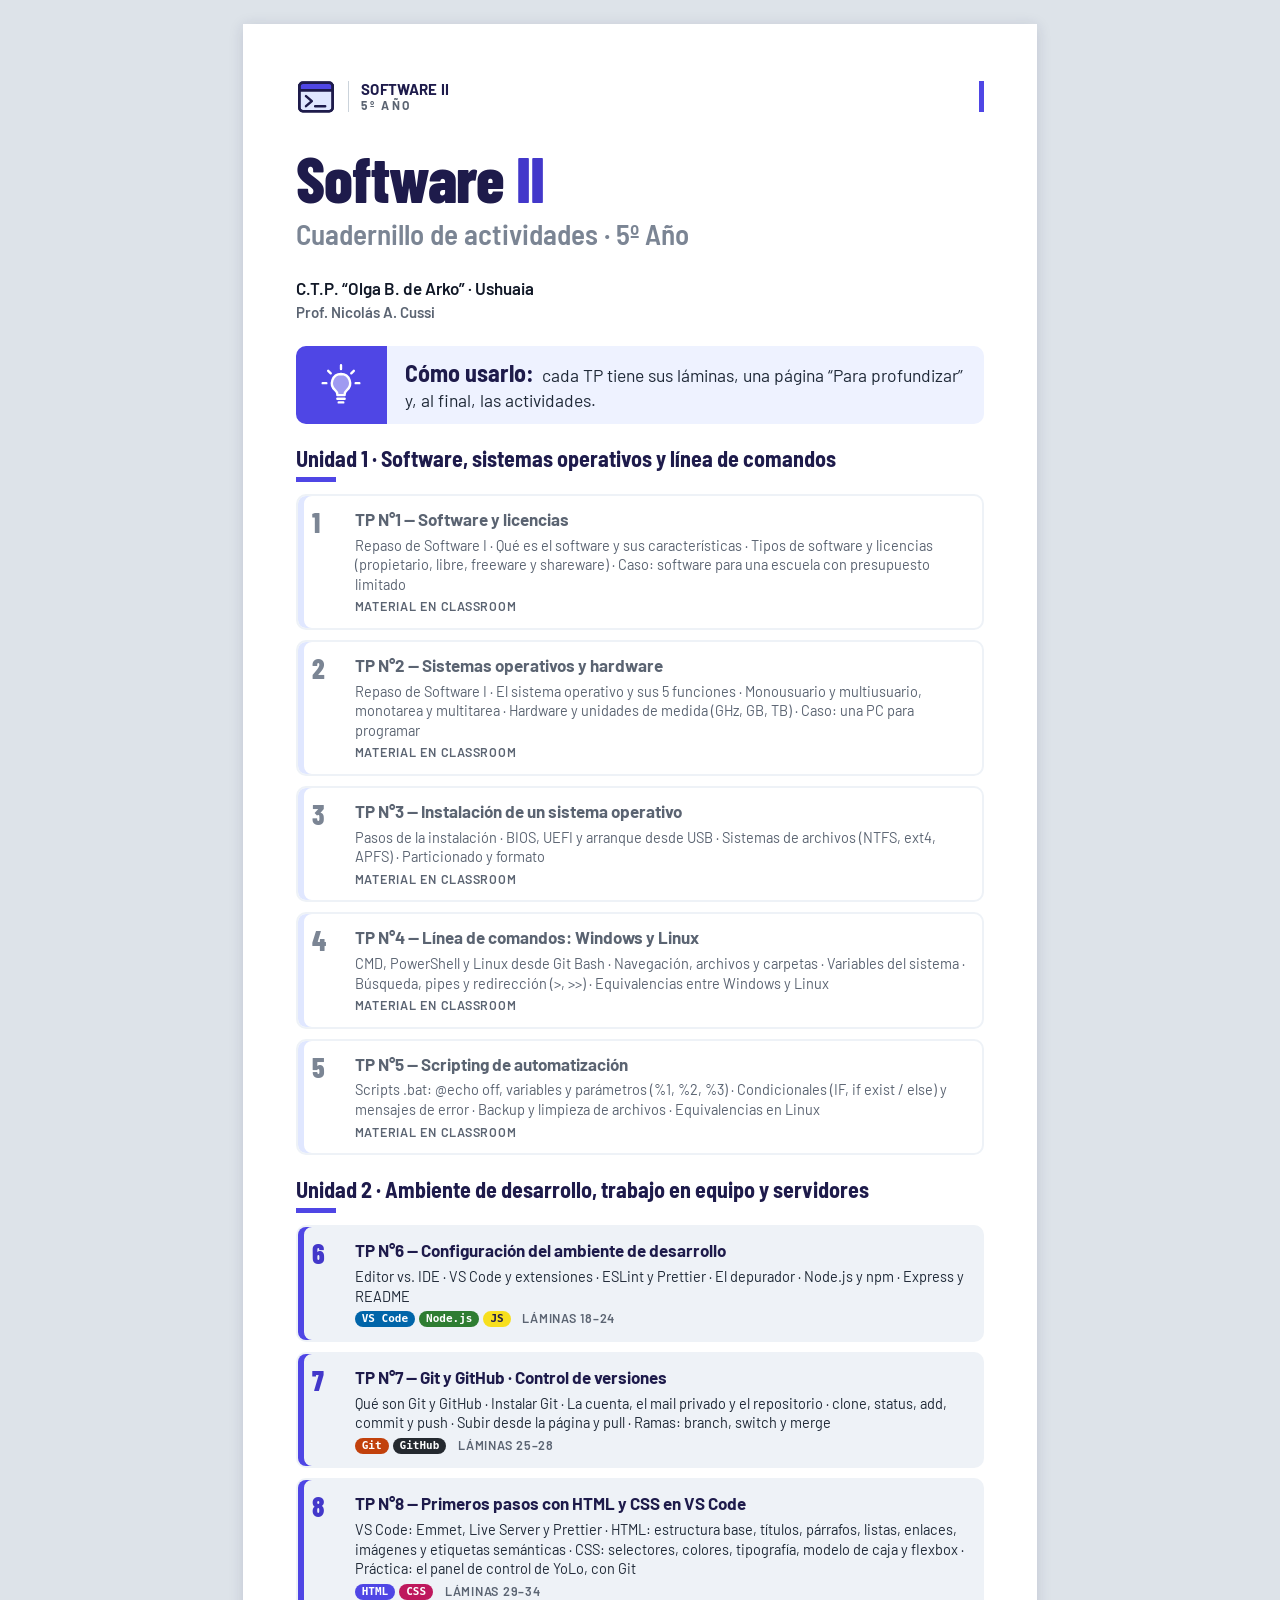
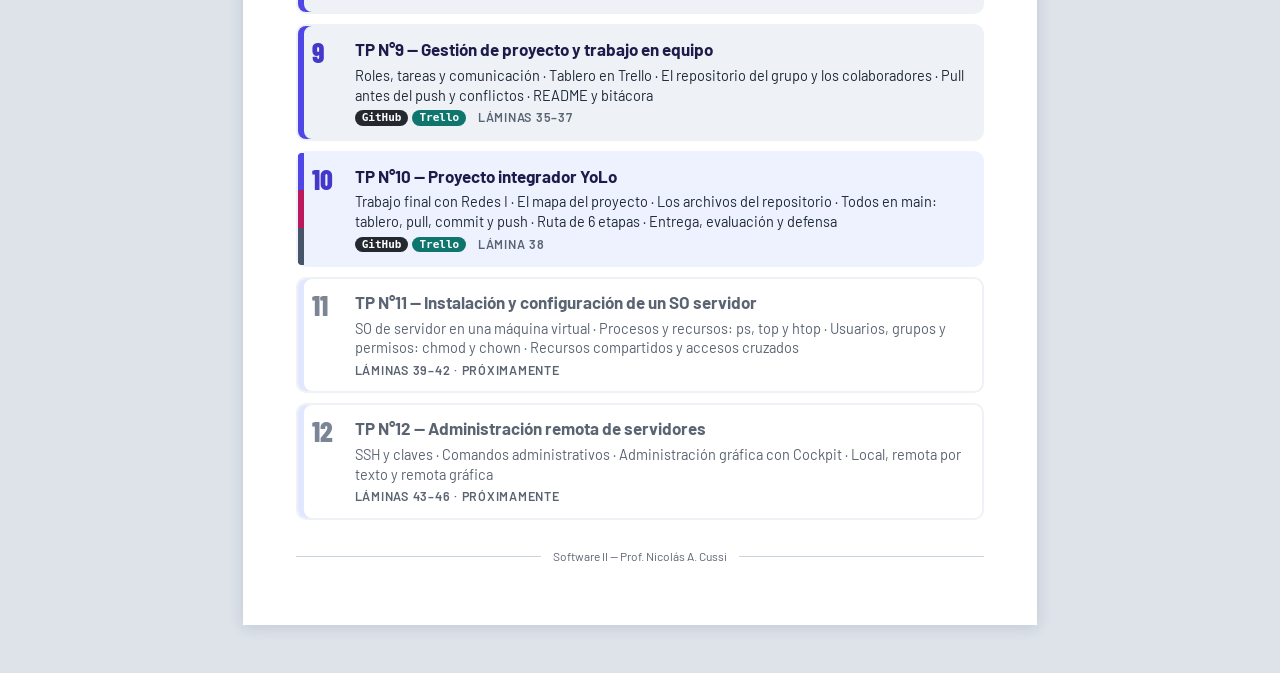
<file: index.html>
<!DOCTYPE html>
<html lang="es-AR">
<head>
  <meta charset="utf-8">
  <meta name="viewport" content="width=device-width, initial-scale=1">
  <title>Software II — Cuadernillo de actividades · Prof. Nicolás A. Cussi</title>
  <meta name="description" content="Cuadernillo de actividades de Software II, organizado en 12 TPs y 2 unidades. Técnico en Programación, 5.º año. C.T.P. &quot;Olga B. de Arko&quot;, Ushuaia.">
  <meta name="theme-color" content="#4F46E5">
  <link rel="preload" href="assets/fonts/barlow-condensed-latin-800-normal.woff2" as="font" type="font/woff2" crossorigin>
  <link rel="stylesheet" href="assets/css/estilos.css">
</head>
<body>

<svg width="0" height="0" style="position:absolute" aria-hidden="true" focusable="false">
  <defs>
    <symbol id="i-terminal" viewBox="0 0 48 48">
      <rect x="4" y="7" width="40" height="34" rx="4" style="fill:var(--ac2, var(--acento-claro))"/>
      <path d="M8 7h32a4 4 0 0 1 4 4v5H4v-5a4 4 0 0 1 4-4z" style="fill:var(--ac)"/>
      <rect x="4" y="7" width="40" height="34" rx="4"/>
      <path d="M4 16h40M12 23l7 6-7 6M23 35h12"/>
    </symbol>
  </defs>
</svg>

<a class="saltar" href="#indice">Saltar al índice</a>

<main class="portada">
  <div class="cab" aria-hidden="true">
    <svg class="cab__logo"><use href="#i-terminal"/></svg>
    <div class="cab__marca"><b>SOFTWARE II</b><span>5º AÑO</span></div>
    <span class="cab__raya"></span>
  </div>

  <header class="portada__hero">
    <h1>Software <span>II</span></h1>
    <p class="tit__sub">Cuadernillo de actividades · 5º Año</p>
  </header>

  <p class="portada__datos">
    <strong class="portada__escuela">C.T.P. “Olga B. de Arko” · Ushuaia</strong><br>
    <strong>Prof. Nicolás A. Cussi</strong>
  </p>

  <aside class="idea" aria-label="Cómo usar el cuadernillo">
    <span class="idea__ico" aria-hidden="true">
      <svg class="ico" viewBox="0 0 48 48" focusable="false">
        <path d="M24 2.5v4M10 8.5l2.8 2.8M38 8.5l-2.8 2.8M4 22h4M40 22h4"/>
        <path d="M24 12a10 10 0 0 0-6.2 17.8c1.4 1.2 2.2 2.6 2.2 4.2v1h8v-1c0-1.6.8-3 2.2-4.2A10 10 0 0 0 24 12z" style="fill:var(--ac)"/>
        <path d="M20 39h8M21.5 43h5"/>
      </svg>
    </span>
    <p><strong>Cómo usarlo:</strong> cada TP tiene sus láminas, una página “Para profundizar” y, al final, las actividades.</p>
  </aside>

  <section class="bloque" id="indice" aria-labelledby="u1">
    <h2 class="subtitulo" id="u1">Unidad 1 · Software, sistemas operativos y línea de comandos</h2>
    <ul class="lista-tp">
      <li>
        <div class="tp tp--pronto">
          <span class="tp__num" aria-hidden="true">1</span>
          <span class="tp__titulo">TP N°1 — Software y licencias</span>
          <span class="tp__temas">Repaso de Software I · Qué es el software y sus características · Tipos de software y licencias (propietario, libre, freeware y shareware) · Caso: software para una escuela con presupuesto limitado</span>
          <span class="tp__meta">Material en Classroom</span>
        </div>
      </li>
      <li>
        <div class="tp tp--pronto">
          <span class="tp__num" aria-hidden="true">2</span>
          <span class="tp__titulo">TP N°2 — Sistemas operativos y hardware</span>
          <span class="tp__temas">Repaso de Software I · El sistema operativo y sus 5 funciones · Monousuario y multiusuario, monotarea y multitarea · Hardware y unidades de medida (GHz, GB, TB) · Caso: una PC para programar</span>
          <span class="tp__meta">Material en Classroom</span>
        </div>
      </li>
      <li>
        <div class="tp tp--pronto">
          <span class="tp__num" aria-hidden="true">3</span>
          <span class="tp__titulo">TP N°3 — Instalación de un sistema operativo</span>
          <span class="tp__temas">Pasos de la instalación · BIOS, UEFI y arranque desde USB · Sistemas de archivos (NTFS, ext4, APFS) · Particionado y formato</span>
          <span class="tp__meta">Material en Classroom</span>
        </div>
      </li>
      <li>
        <div class="tp tp--pronto">
          <span class="tp__num" aria-hidden="true">4</span>
          <span class="tp__titulo">TP N°4 — Línea de comandos: Windows y Linux</span>
          <span class="tp__temas">CMD, PowerShell y Linux desde Git Bash · Navegación, archivos y carpetas · Variables del sistema · Búsqueda, pipes y redirección (&gt;, &gt;&gt;) · Equivalencias entre Windows y Linux</span>
          <span class="tp__meta">Material en Classroom</span>
        </div>
      </li>
      <li>
        <div class="tp tp--pronto">
          <span class="tp__num" aria-hidden="true">5</span>
          <span class="tp__titulo">TP N°5 — Scripting de automatización</span>
          <span class="tp__temas">Scripts .bat: @echo off, variables y parámetros (%1, %2, %3) · Condicionales (IF, if exist / else) y mensajes de error · Backup y limpieza de archivos · Equivalencias en Linux</span>
          <span class="tp__meta">Material en Classroom</span>
        </div>
      </li>
    </ul>
  </section>

  <section class="bloque" aria-labelledby="u2">
    <h2 class="subtitulo" id="u2">Unidad 2 · Ambiente de desarrollo, trabajo en equipo y servidores</h2>
    <ul class="lista-tp">
      <li>
        <a class="tp" href="unidades/tp06.html">
          <span class="tp__num" aria-hidden="true">6</span>
          <span class="tp__titulo">TP N°6 — Configuración del ambiente de desarrollo</span>
          <span class="tp__temas">Editor vs. IDE · VS Code y extensiones · ESLint y Prettier · El depurador · Node.js y npm · Express y README</span>
          <span class="tp__meta"><span class="tp__tecs"><span class="etq etq--vscode">VS Code</span> <span class="etq etq--node">Node.js</span> <span class="etq etq--js">JS</span></span> Láminas 18–24 <span class="tp__visto" data-visto="6" hidden>· ✓ Visto</span></span>
        </a>
      </li>
      <li>
        <a class="tp" href="unidades/tp07.html">
          <span class="tp__num" aria-hidden="true">7</span>
          <span class="tp__titulo">TP N°7 — Git y GitHub · Control de versiones</span>
          <span class="tp__temas">Qué son Git y GitHub · Instalar Git · La cuenta, el mail privado y el repositorio · clone, status, add, commit y push · Subir desde la página y pull · Ramas: branch, switch y merge</span>
          <span class="tp__meta"><span class="tp__tecs"><span class="etq etq--git">Git</span> <span class="etq etq--github">GitHub</span></span> Láminas 25–28 <span class="tp__visto" data-visto="7" hidden>· ✓ Visto</span></span>
        </a>
      </li>
      <li>
        <a class="tp tp--html" href="unidades/tp08.html">
          <span class="tp__num" aria-hidden="true">8</span>
          <span class="tp__titulo">TP N°8 — Primeros pasos con HTML y CSS en VS Code</span>
          <span class="tp__temas">VS Code: Emmet, Live Server y Prettier · HTML: estructura base, títulos, párrafos, listas, enlaces, imágenes y etiquetas semánticas · CSS: selectores, colores, tipografía, modelo de caja y flexbox · Práctica: el panel de control de YoLo, con Git</span>
          <span class="tp__meta"><span class="tp__tecs"><span class="etq etq--html">HTML</span> <span class="etq etq--css">CSS</span></span> Láminas 29–34 <span class="tp__visto" data-visto="8" hidden>· ✓ Visto</span></span>
        </a>
      </li>
      <li>
        <a class="tp" href="unidades/tp09.html">
          <span class="tp__num" aria-hidden="true">9</span>
          <span class="tp__titulo">TP N°9 — Gestión de proyecto y trabajo en equipo</span>
          <span class="tp__temas">Roles, tareas y comunicación · Tablero en Trello · El repositorio del grupo y los colaboradores · Pull antes del push y conflictos · README y bitácora</span>
          <span class="tp__meta"><span class="tp__tecs"><span class="etq etq--github">GitHub</span> <span class="etq etq--trello">Trello</span></span> Láminas 35–37 <span class="tp__visto" data-visto="9" hidden>· ✓ Visto</span></span>
        </a>
      </li>
      <li>
        <a class="tp tp--todo tp--integrador" href="unidades/tp10.html">
          <span class="tp__num" aria-hidden="true">10</span>
          <span class="tp__titulo">TP N°10 — Proyecto integrador YoLo</span>
          <span class="tp__temas">Trabajo final con Redes I · El mapa del proyecto · Los archivos del repositorio · Todos en main: tablero, pull, commit y push · Ruta de 6 etapas · Entrega, evaluación y defensa</span>
          <span class="tp__meta"><span class="tp__tecs"><span class="etq etq--github">GitHub</span> <span class="etq etq--trello">Trello</span></span> Lámina 38 <span class="tp__visto" data-visto="10" hidden>· ✓ Visto</span></span>
        </a>
      </li>
      <li>
        <div class="tp tp--pronto">
          <span class="tp__num" aria-hidden="true">11</span>
          <span class="tp__titulo">TP N°11 — Instalación y configuración de un SO servidor</span>
          <span class="tp__temas">SO de servidor en una máquina virtual · Procesos y recursos: ps, top y htop · Usuarios, grupos y permisos: chmod y chown · Recursos compartidos y accesos cruzados</span>
          <span class="tp__meta">Láminas 39–42 · Próximamente</span>
        </div>
      </li>
      <li>
        <div class="tp tp--pronto">
          <span class="tp__num" aria-hidden="true">12</span>
          <span class="tp__titulo">TP N°12 — Administración remota de servidores</span>
          <span class="tp__temas">SSH y claves · Comandos administrativos · Administración gráfica con Cockpit · Local, remota por texto y remota gráfica</span>
          <span class="tp__meta">Láminas 43–46 · Próximamente</span>
        </div>
      </li>
    </ul>
  </section>

  <footer class="pie">
    <span class="pie__linea"></span>
    <span>Software II — Prof. Nicolás A. Cussi</span>
    <span class="pie__linea"></span>
  </footer>
</main>

<script src="assets/js/actividades.js"></script>
</body>
</html>
</file>
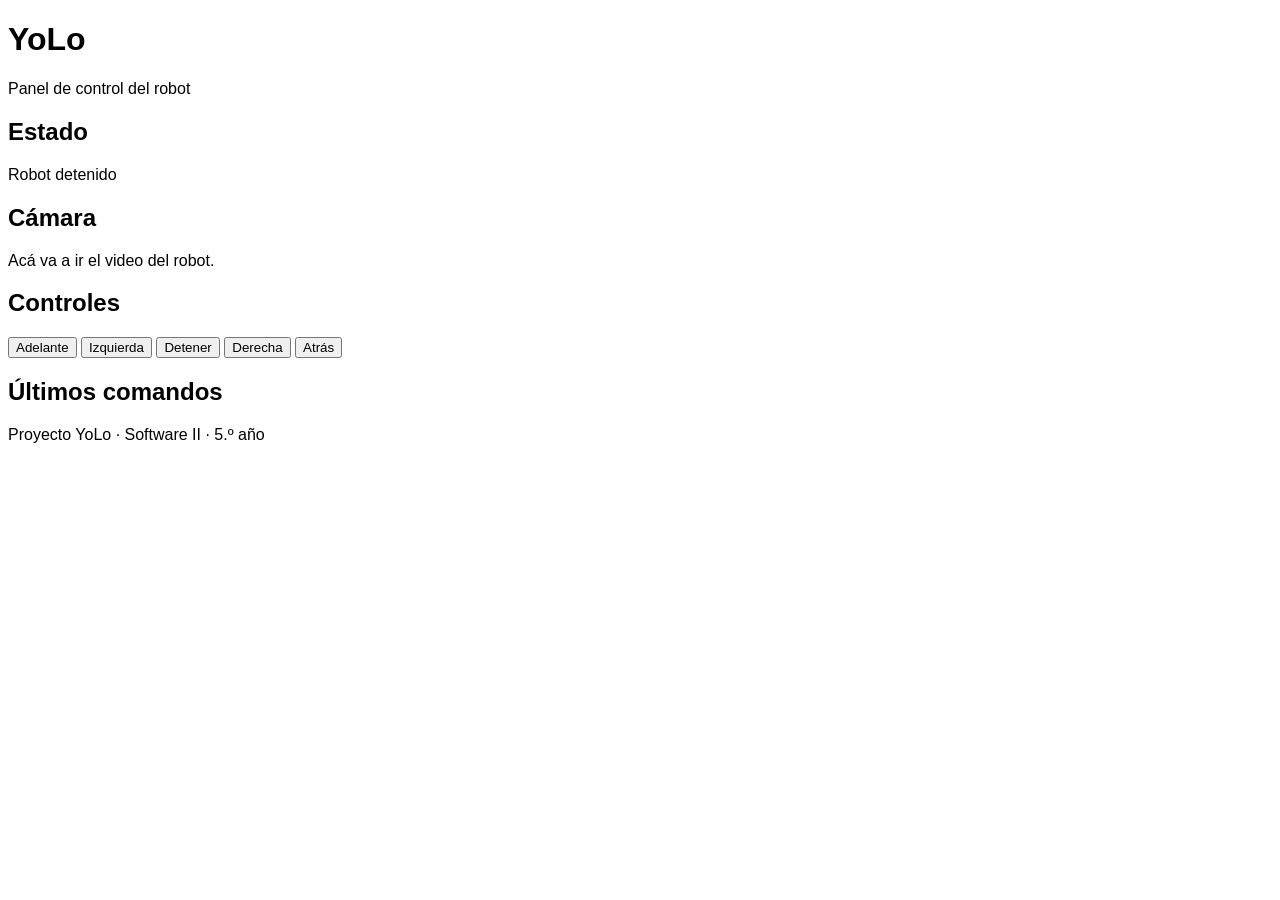
<file: assets/descargas/plantilla-tp8/index.html>
<!DOCTYPE html>
<html lang="es-AR">
<head>
  <meta charset="utf-8">
  <meta name="viewport" content="width=device-width, initial-scale=1">
  <title>YoLo · Panel de control</title>
  <link rel="stylesheet" href="styles.css">
</head>
<body>
  <div>
    <h1>YoLo</h1>
    <p>Panel de control del robot</p>
  </div>

  <div>
    <h2>Estado</h2>
    <p id="estado">Robot detenido</p>
  </div>

  <div>
    <h2>Cámara</h2>
    <div id="camara">
      <p>Acá va a ir el video del robot.</p>
    </div>
  </div>

  <div>
    <h2>Controles</h2>
    <div id="controles">
      <button data-comando="adelante">Adelante</button>
      <button data-comando="izquierda">Izquierda</button>
      <button data-comando="stop">Detener</button>
      <button data-comando="derecha">Derecha</button>
      <button data-comando="atras">Atrás</button>
    </div>
  </div>

  <div>
    <h2>Últimos comandos</h2>
    <ul id="historial"></ul>
  </div>

  <div>
    <p>Proyecto YoLo · Software II · 5.º año</p>
  </div>

  <script src="app.js"></script>
</body>
</html>
</file>
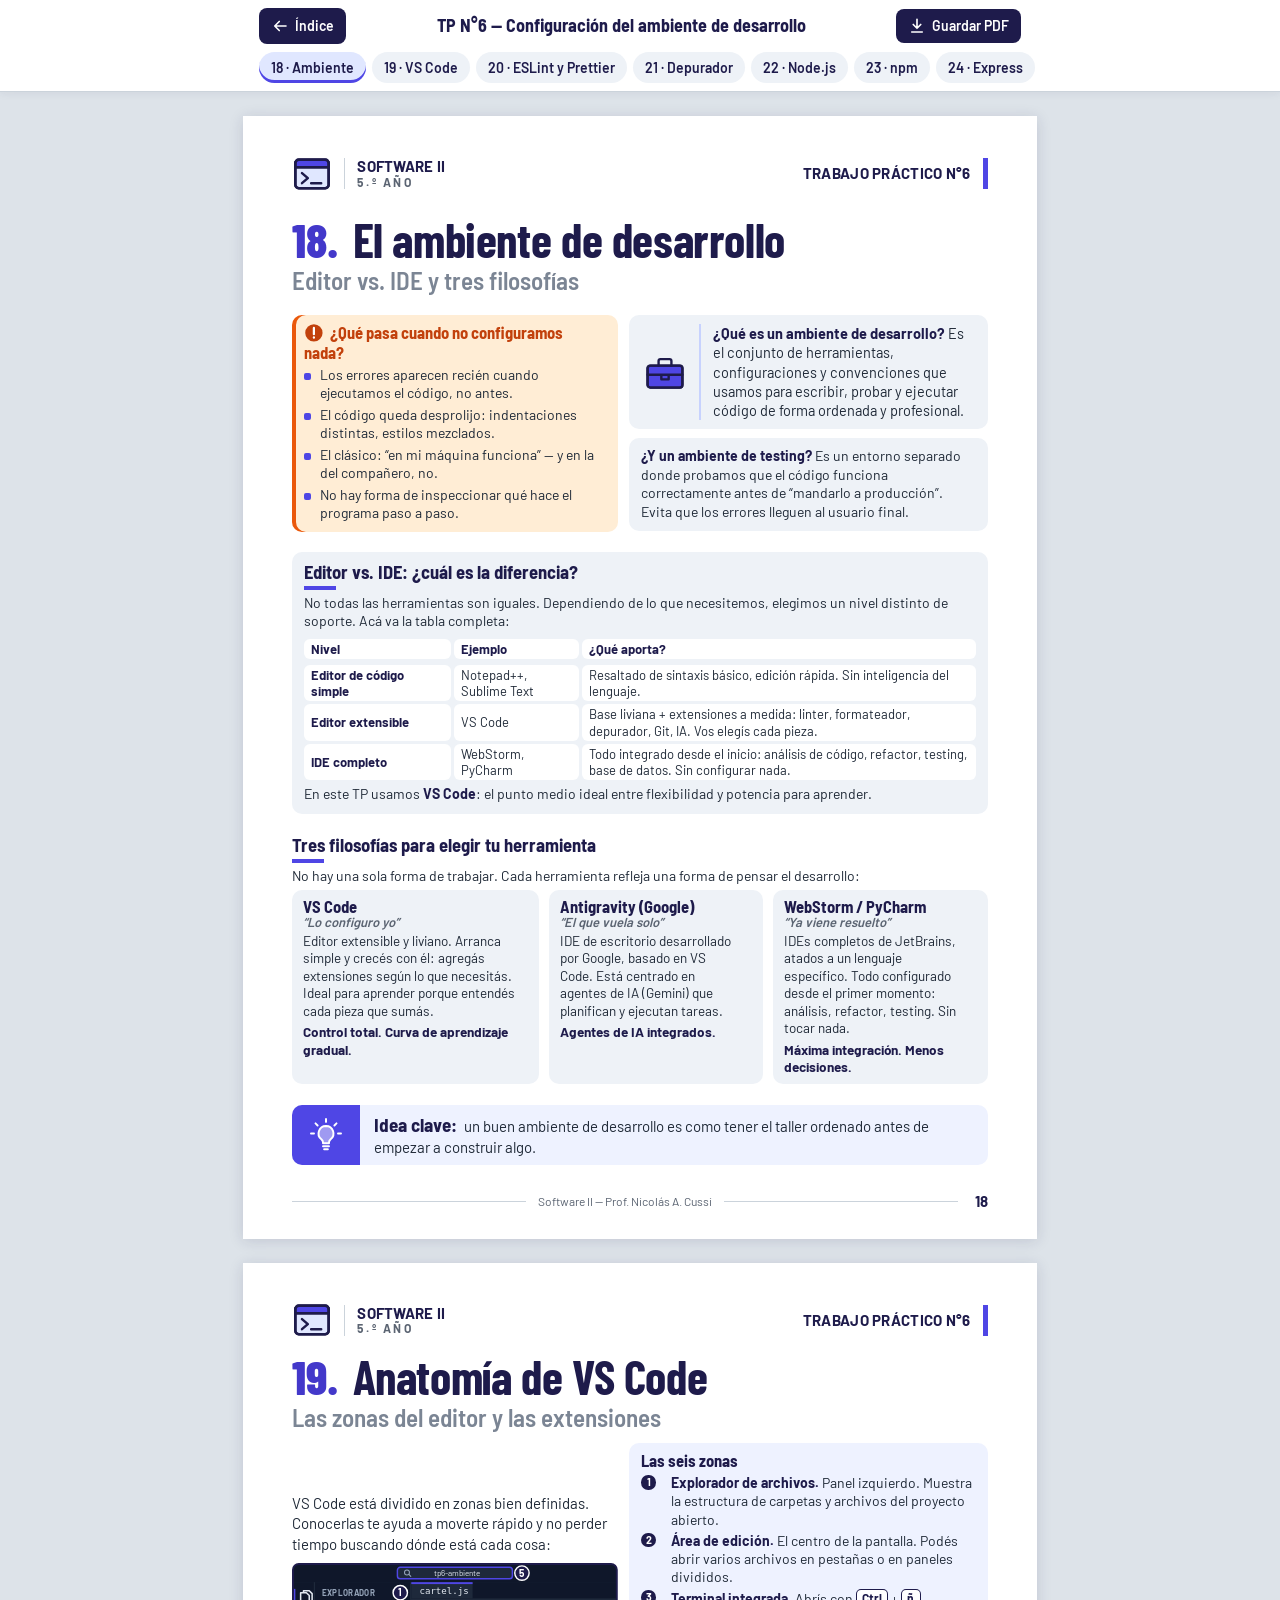
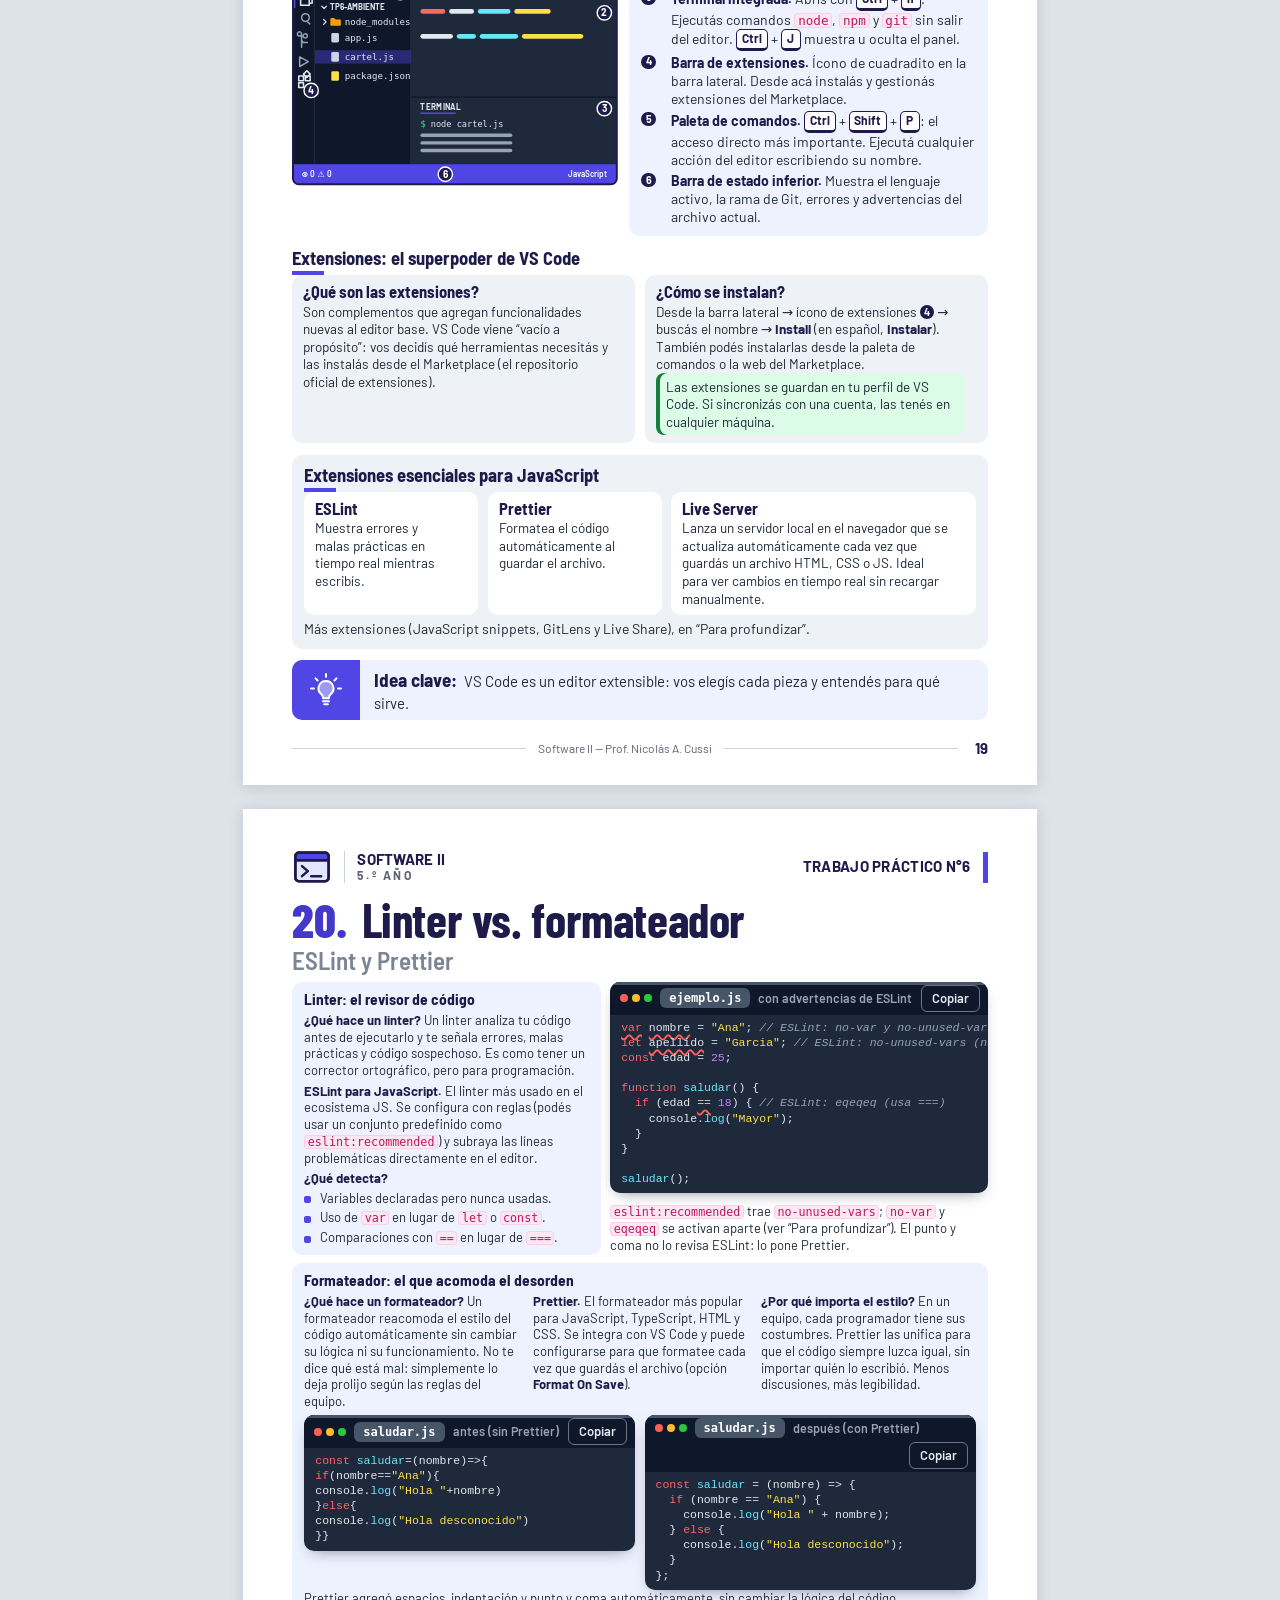
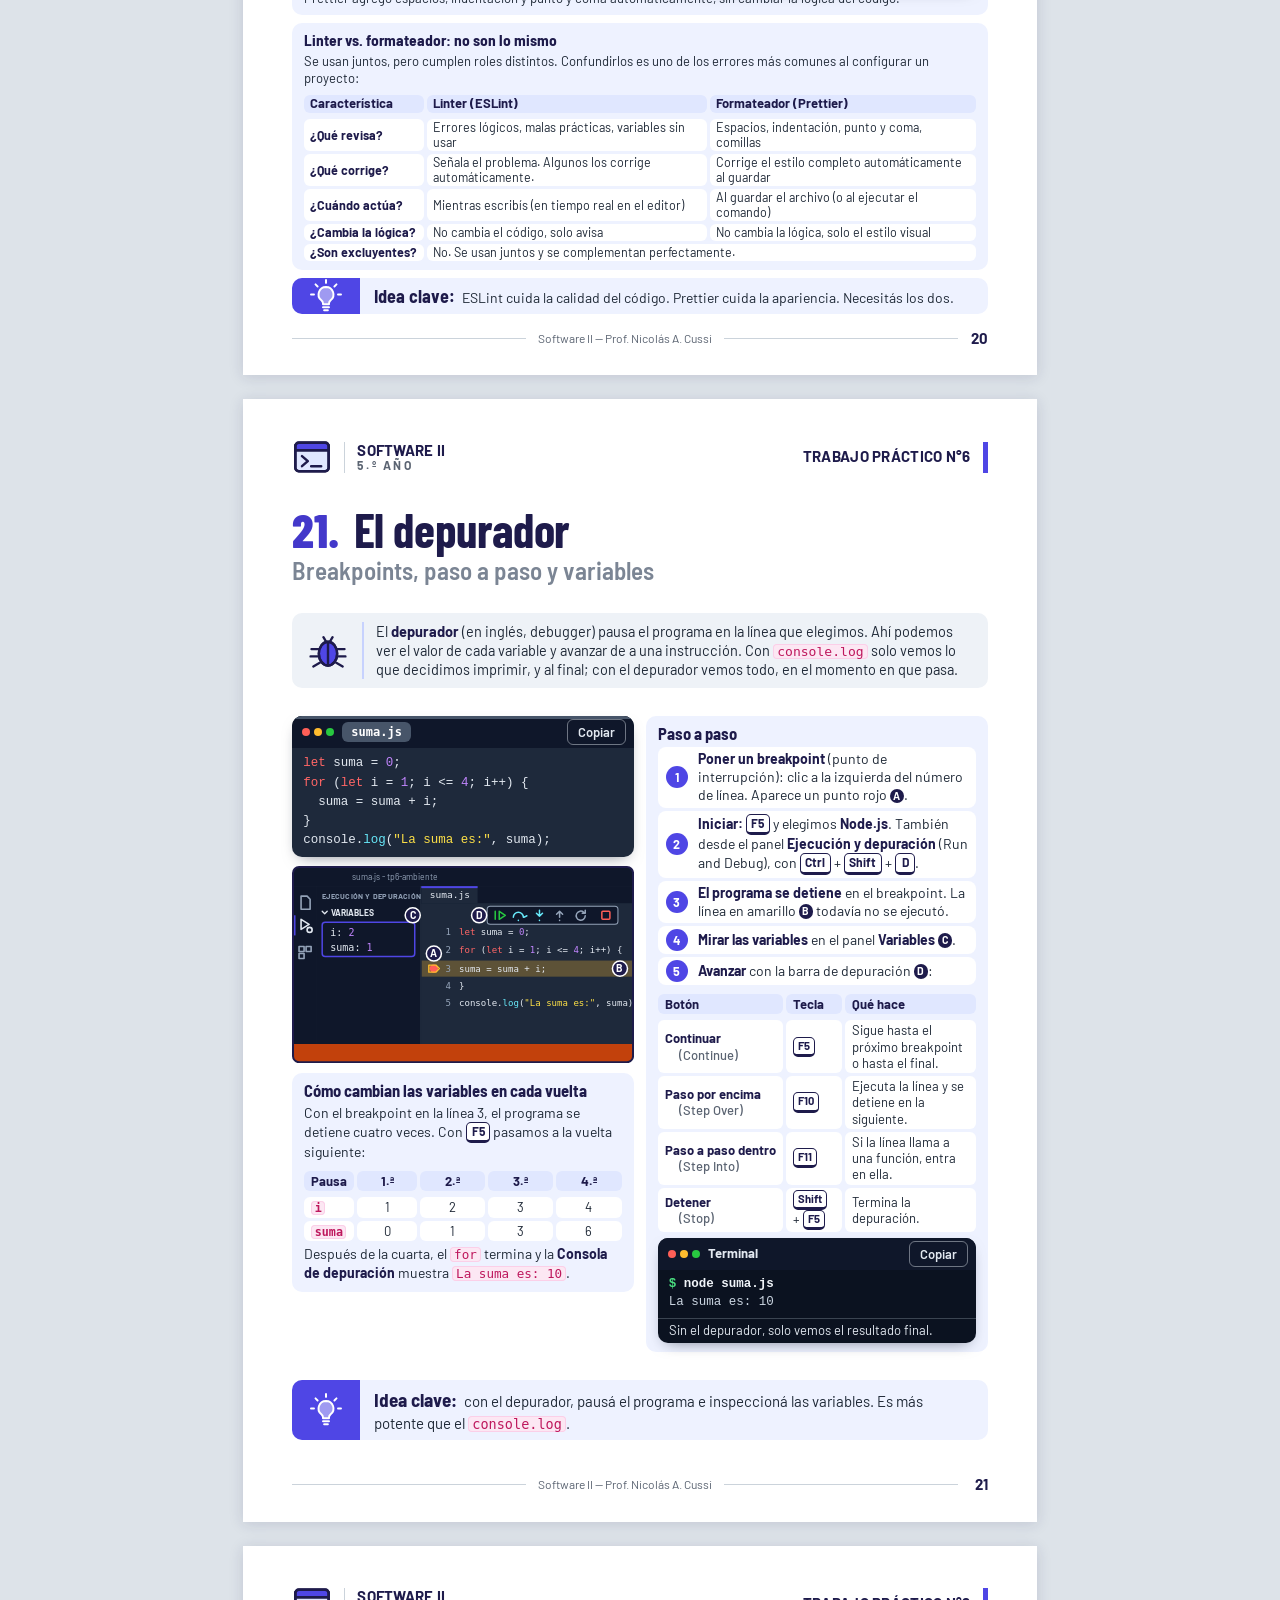
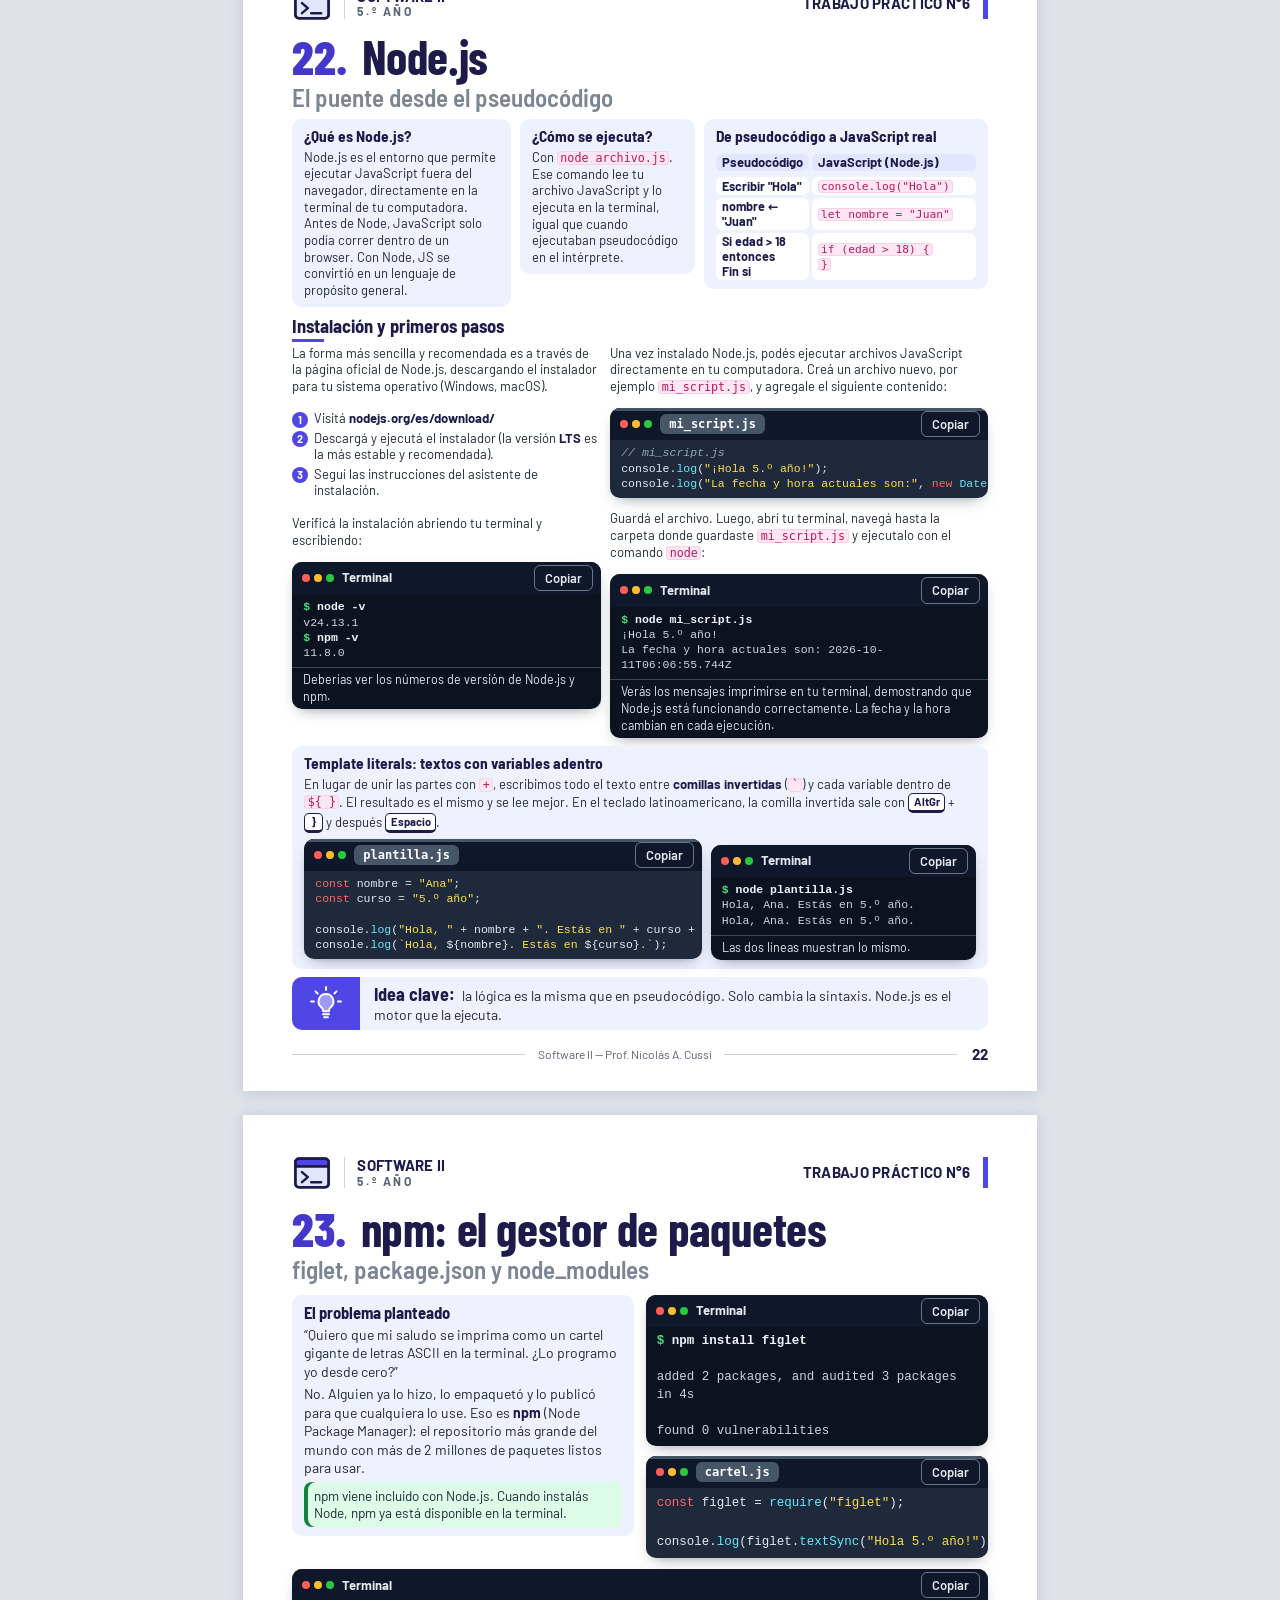
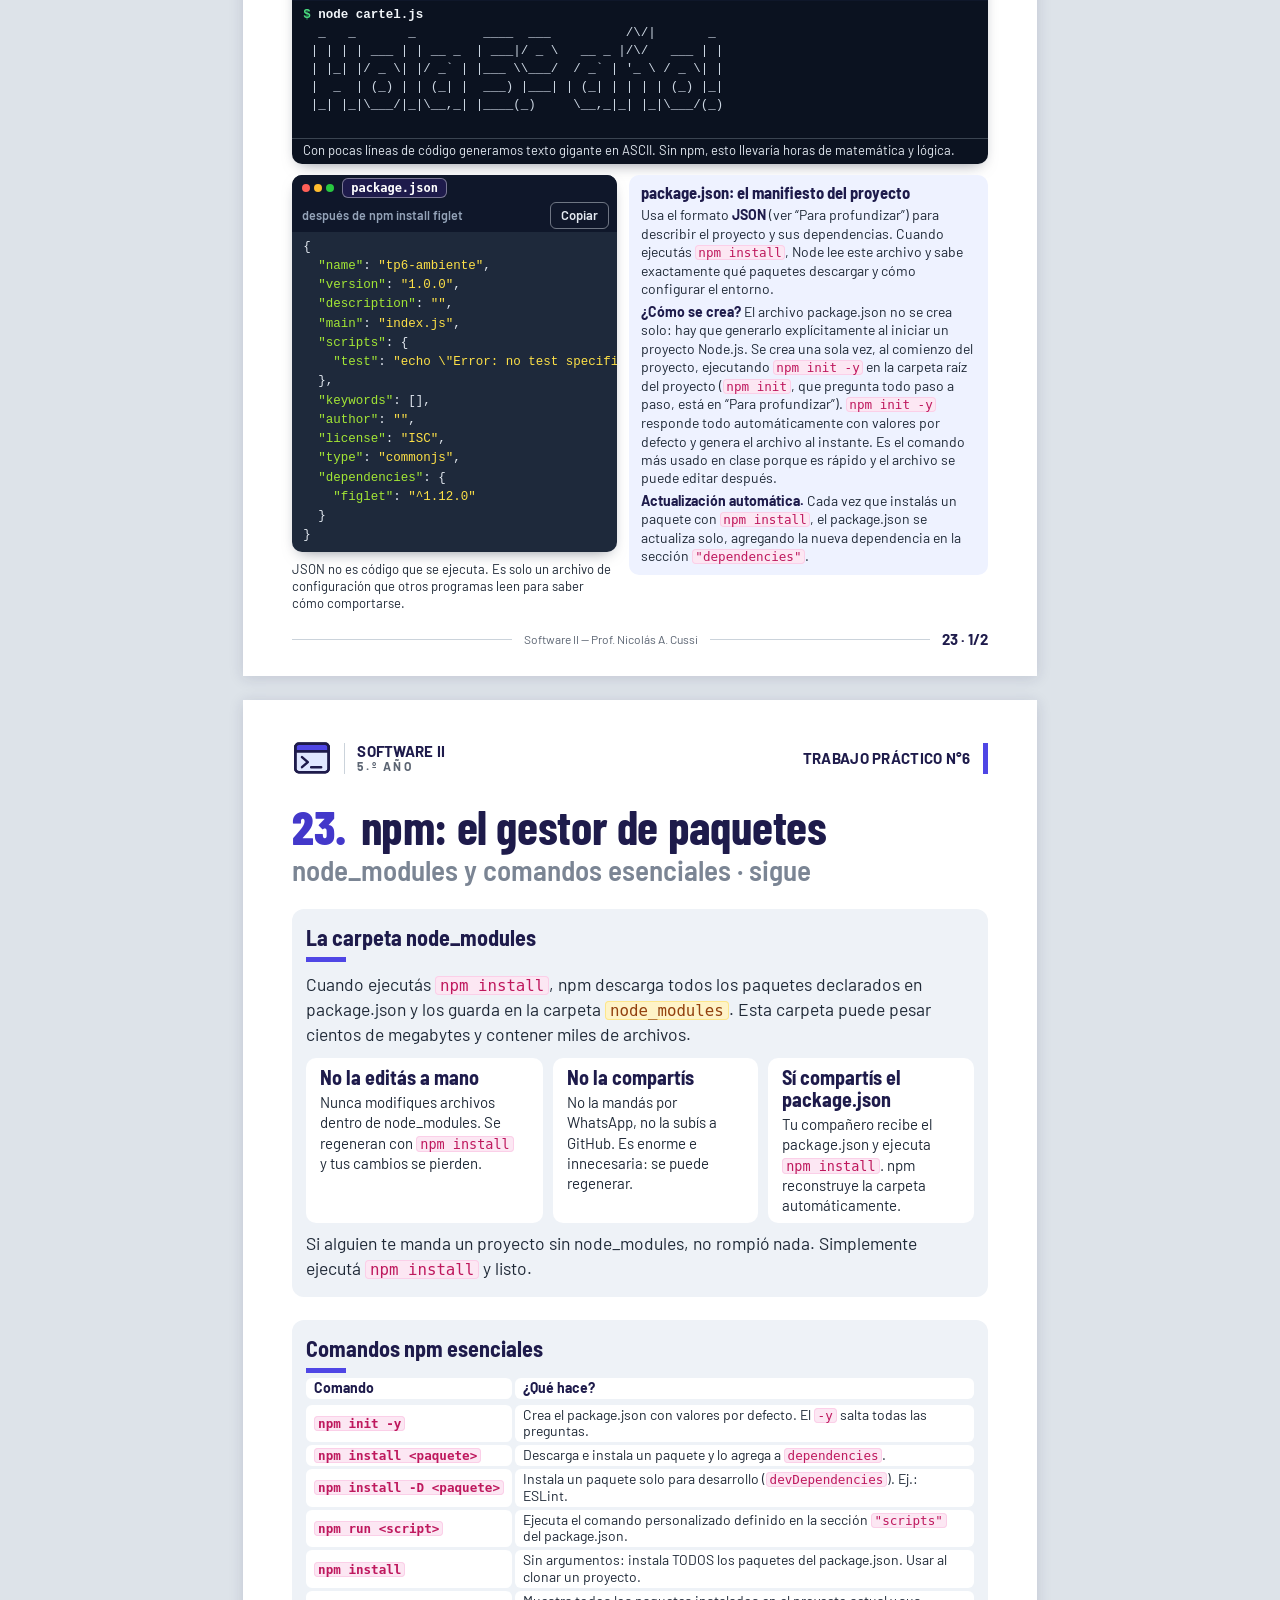
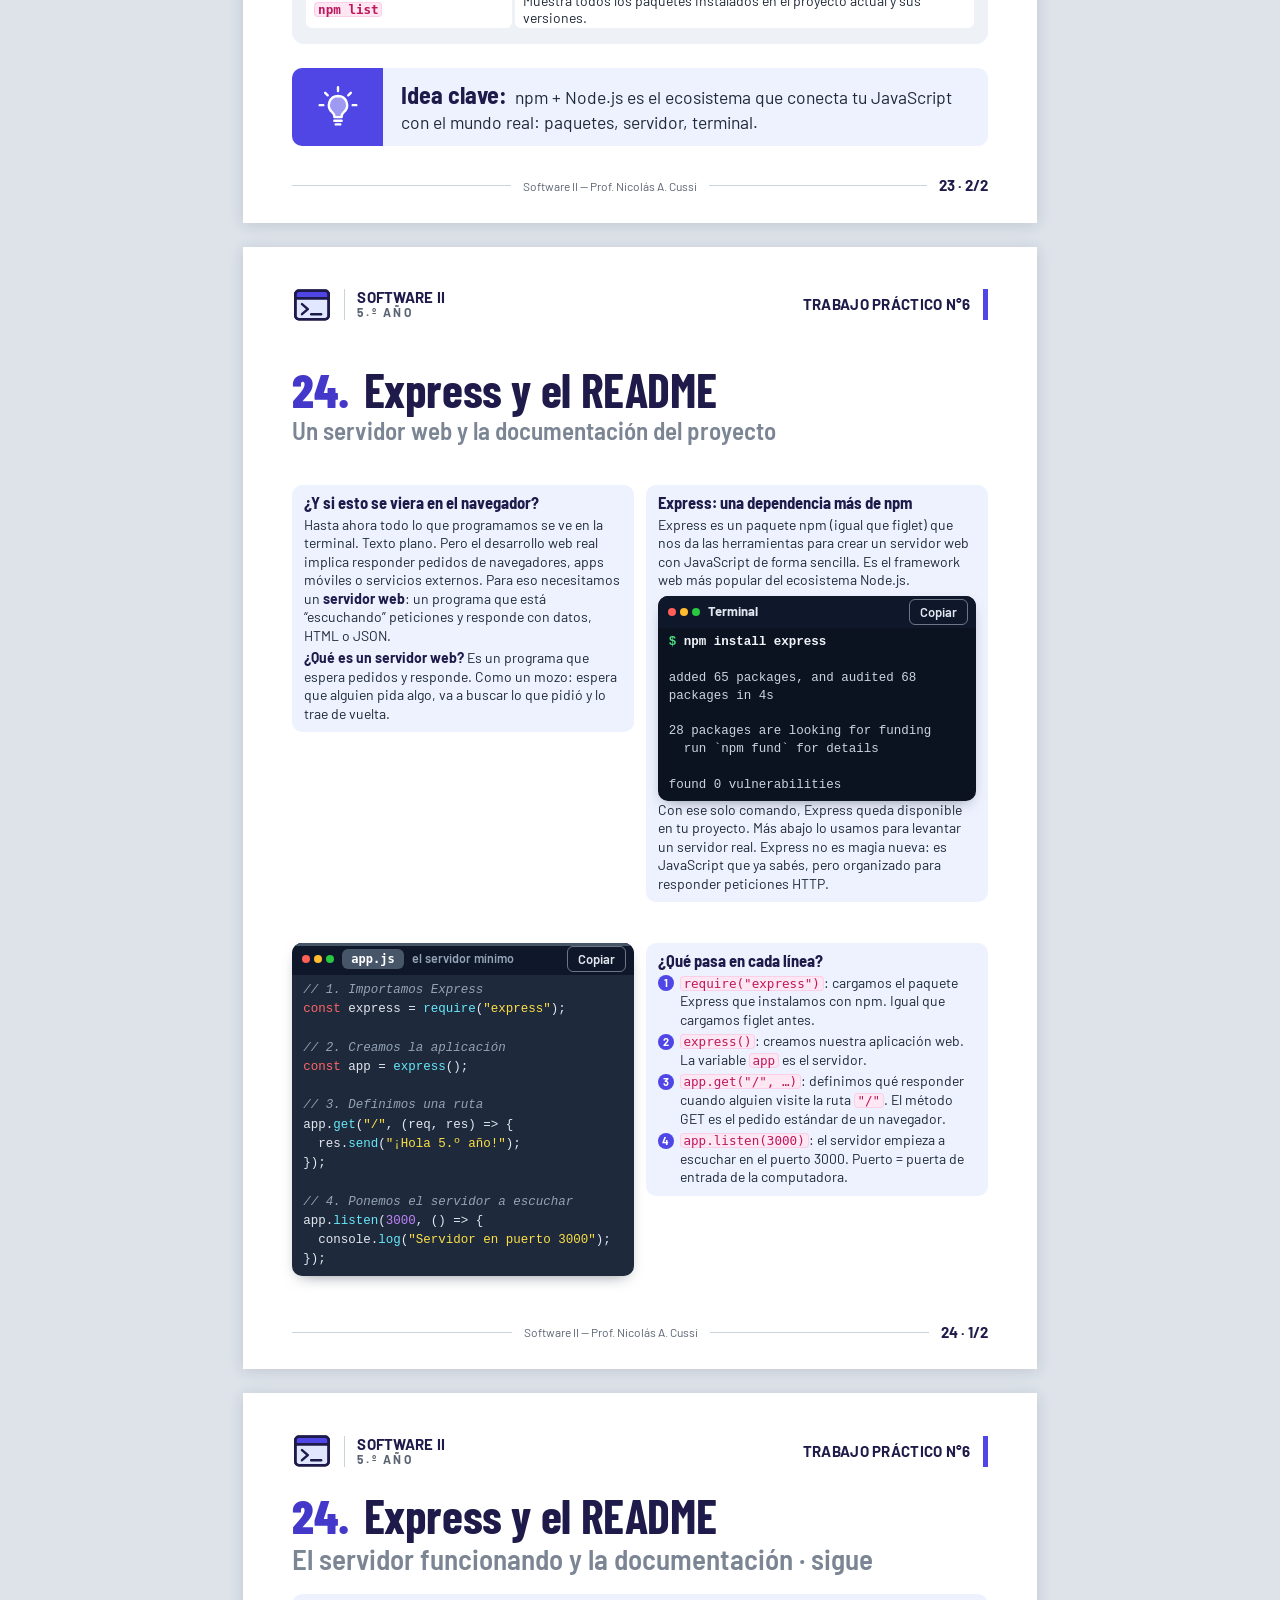
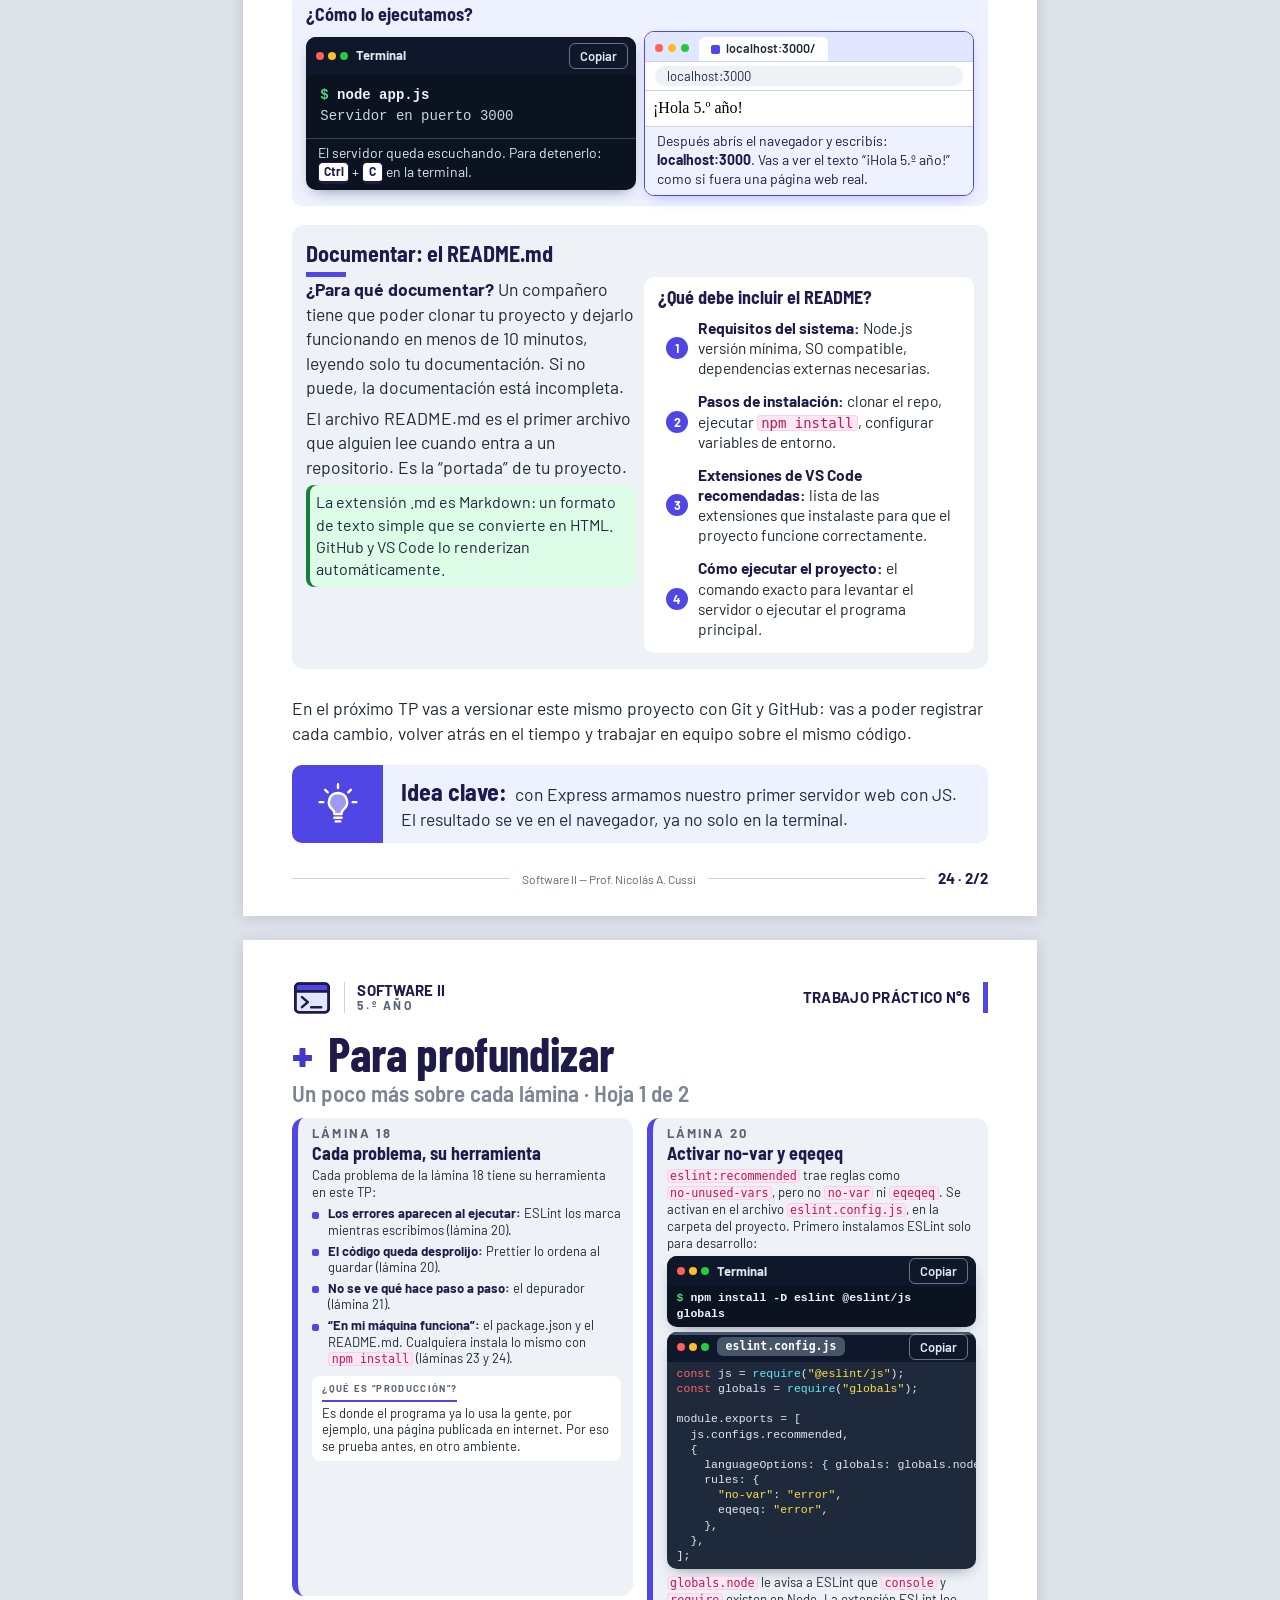
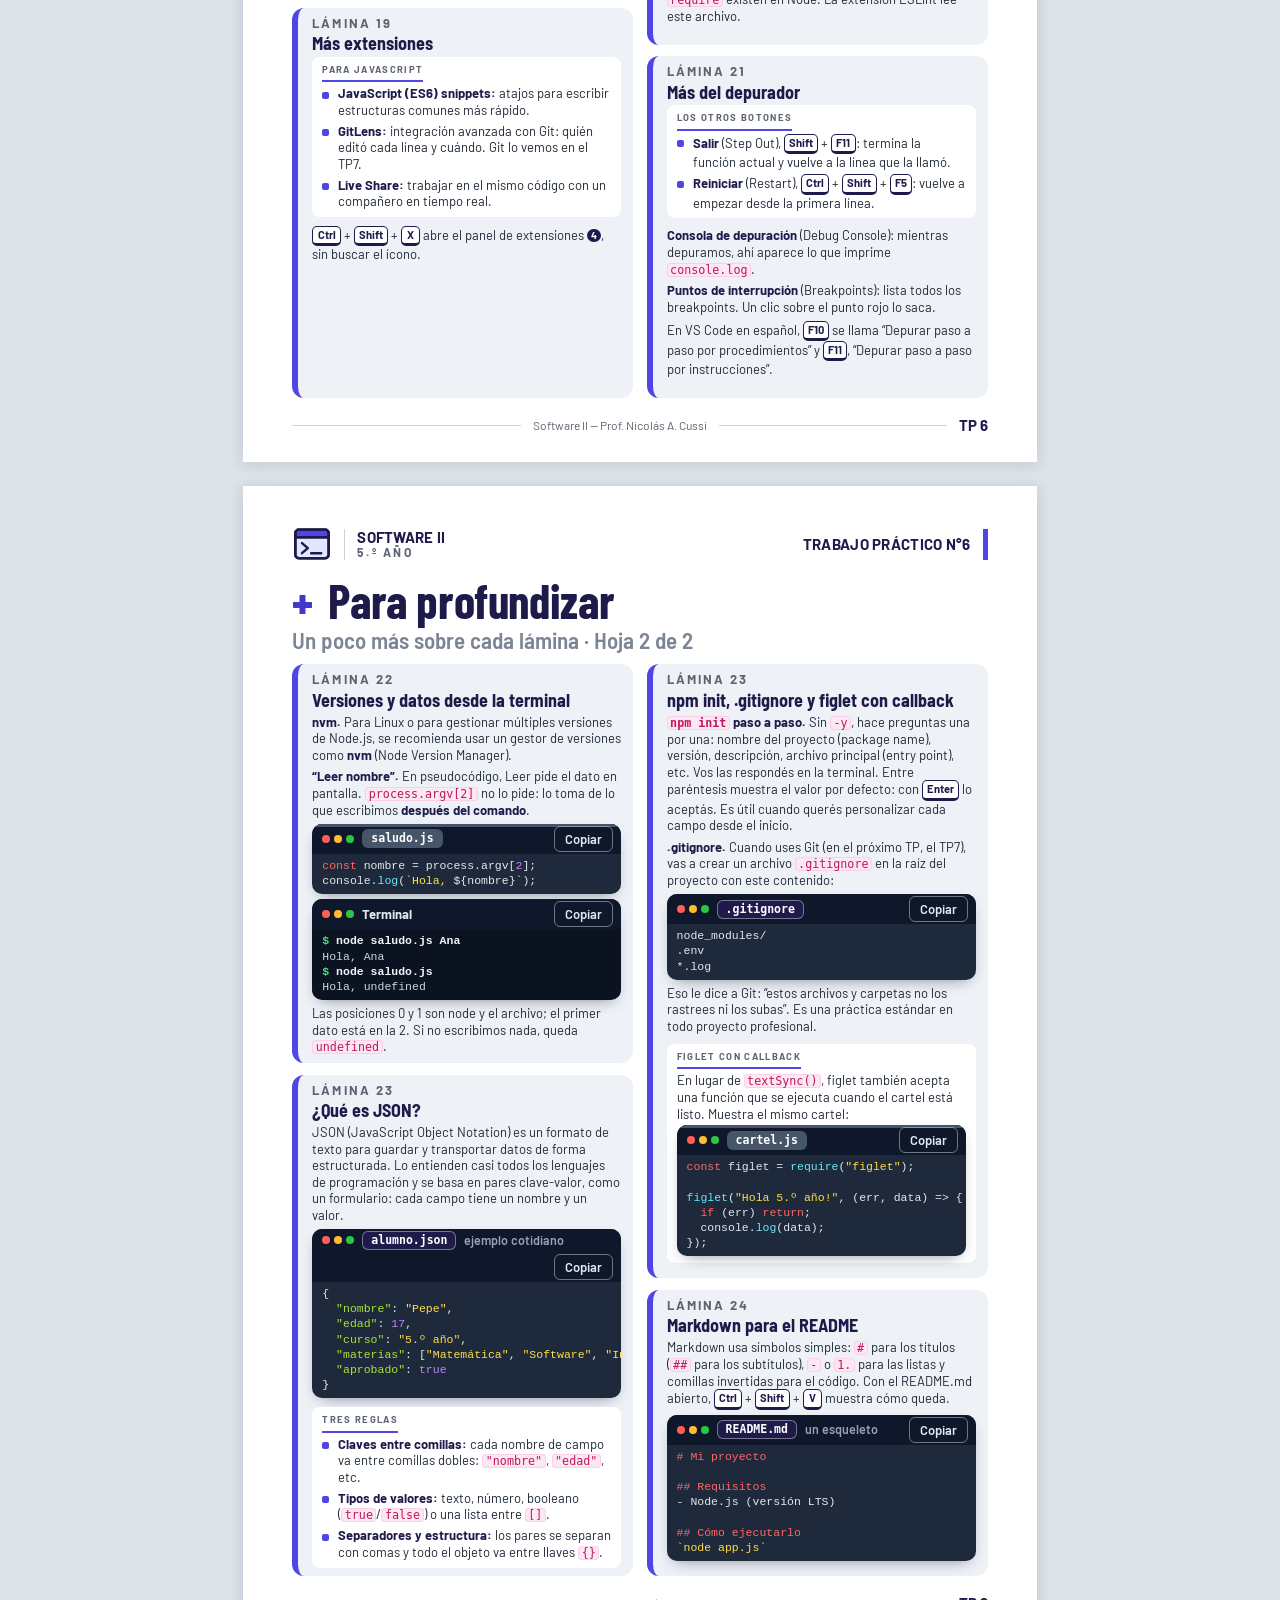
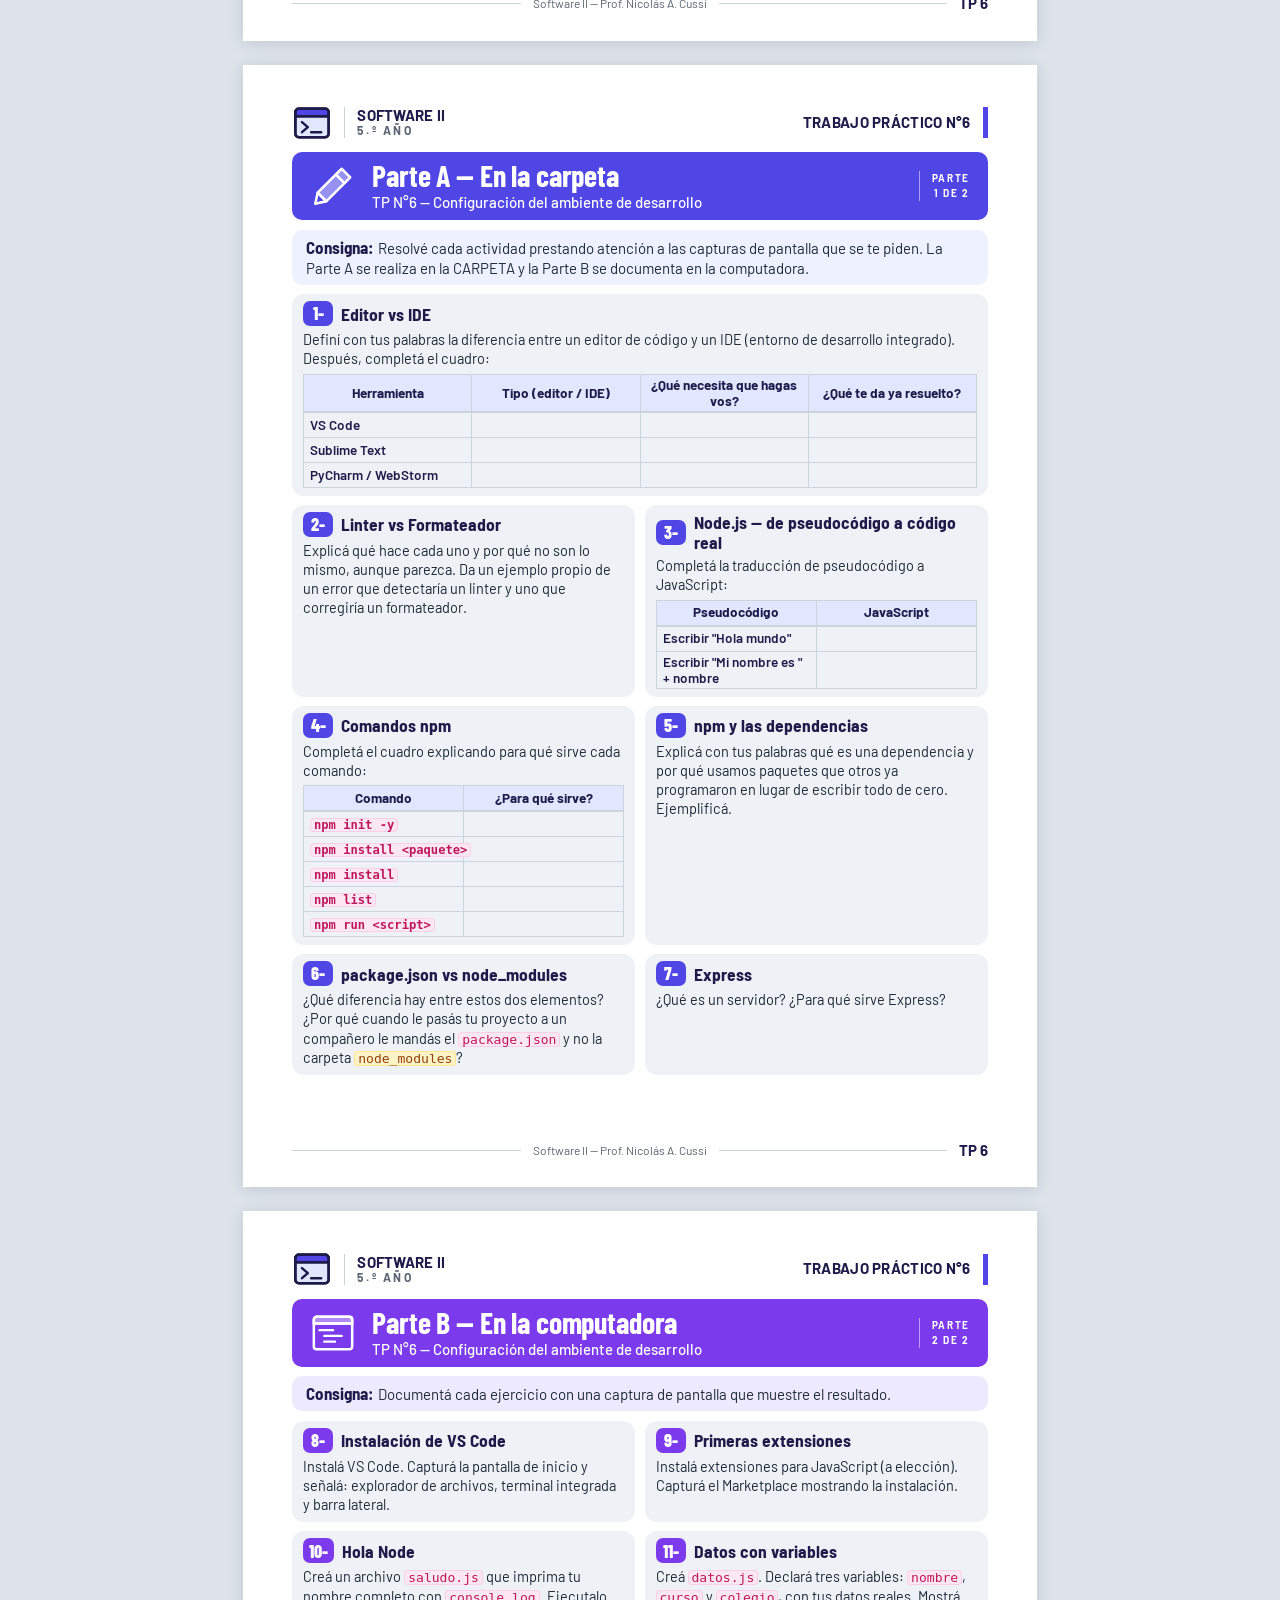
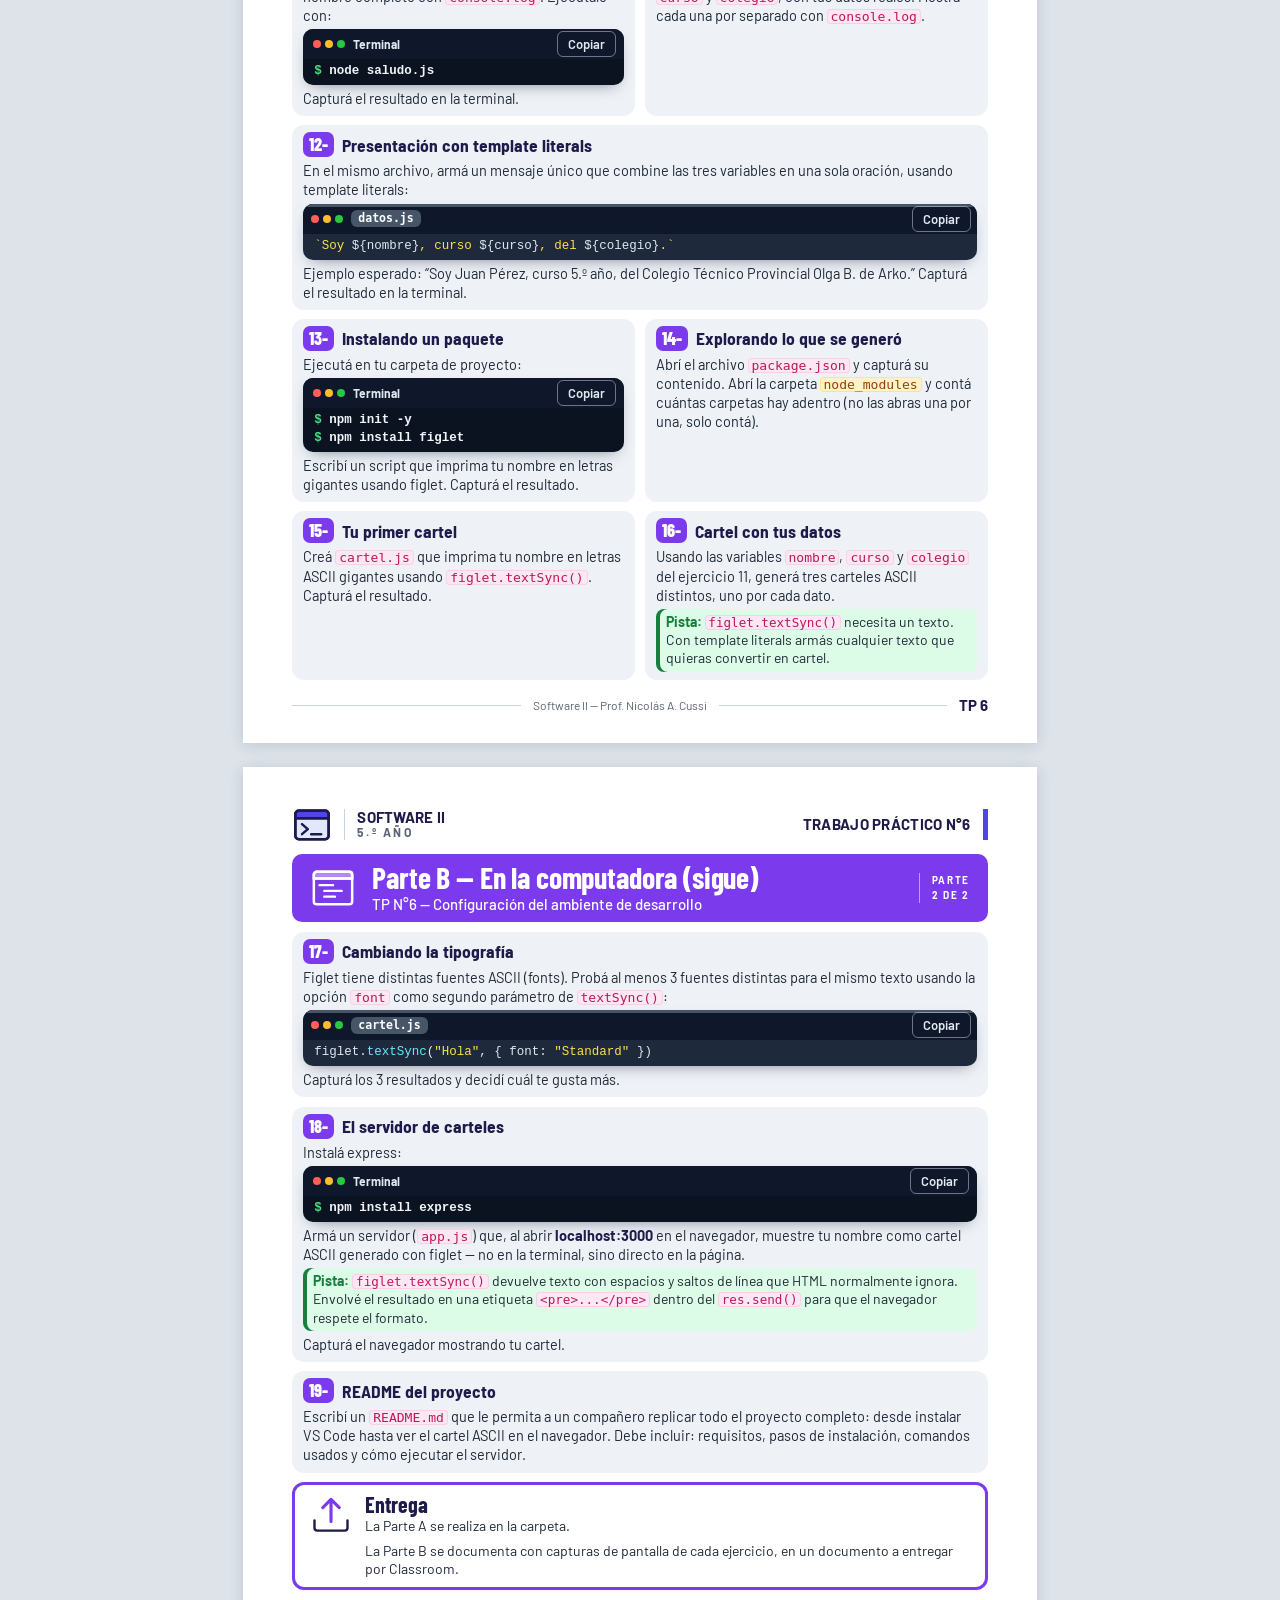
<file: unidades/tp06.html>
<!DOCTYPE html>
<html lang="es-AR">
<head>
  <meta charset="utf-8">
  <meta name="viewport" content="width=device-width, initial-scale=1">
  <title>TP N°6 — Configuración del ambiente de desarrollo · Software II</title>
  <meta name="description" content="TP N°6 de Software II: editor vs. IDE, VS Code y sus extensiones, ESLint y Prettier, el depurador, Node.js y npm, Express y el README. Prof. Nicolás A. Cussi.">
  <meta name="theme-color" content="#4F46E5">
  <link rel="preload" href="../assets/fonts/barlow-latin-400-normal.woff2" as="font" type="font/woff2" crossorigin>
  <link rel="preload" href="../assets/fonts/barlow-semi-condensed-latin-700-normal.woff2" as="font" type="font/woff2" crossorigin>
  <link rel="stylesheet" href="../assets/css/estilos.css">
</head>
<body data-tp="6">

<!-- ====== Íconos ====== -->
<svg width="0" height="0" style="position:absolute" aria-hidden="true" focusable="false">
  <defs>
    <symbol id="i-terminal" viewBox="0 0 48 48">
      <rect x="4" y="7" width="40" height="34" rx="4" style="fill:var(--ac2, var(--acento-claro))"/>
      <path d="M8 7h32a4 4 0 0 1 4 4v5H4v-5a4 4 0 0 1 4-4z" style="fill:var(--ac)"/>
      <rect x="4" y="7" width="40" height="34" rx="4"/>
      <path d="M4 16h40M12 23l7 6-7 6M23 35h12"/>
    </symbol>
    <symbol id="i-herramientas" viewBox="0 0 48 48">
      <rect x="5" y="17" width="38" height="24" rx="3" style="fill:var(--ac)"/>
      <rect x="5" y="17" width="38" height="24" rx="3"/>
      <path d="M17 17v-5a2 2 0 0 1 2-2h10a2 2 0 0 1 2 2v5M5 27h38M20 27v5h8v-5"/>
    </symbol>
    <symbol id="i-editor" viewBox="0 0 48 48">
      <path d="M7 7h34a3 3 0 0 1 3 3v4H4v-4a3 3 0 0 1 3-3z" style="fill:var(--ac)"/>
      <rect x="4" y="7" width="40" height="34" rx="3"/>
      <path d="M4 14h40M10 21h14M15 27h18M15 33h11"/>
    </symbol>
    <symbol id="i-bicho" viewBox="0 0 48 48">
      <ellipse cx="24" cy="28" rx="10" ry="13" style="fill:var(--ac)"/>
      <ellipse cx="24" cy="28" rx="10" ry="13"/>
      <path d="M24 17v24M14 23H6M14 31H5M15 38l-7 4M34 23h8M34 31h9M33 38l7 4M19 10l3 5M29 10l-3 5"/>
    </symbol>
    <symbol id="i-importante" viewBox="0 0 48 48">
      <circle cx="24" cy="24" r="21" style="fill:var(--ac);stroke:none"/>
      <path d="M24 12v15M24 35v.5" style="stroke:var(--blanco);stroke-width:5.5"/>
    </symbol>
    <symbol id="i-consejo" viewBox="0 0 48 48">
      <circle cx="24" cy="24" r="21" style="fill:var(--ac);stroke:none"/>
      <path d="M14 24.5l7 7 13-14" style="stroke:var(--blanco);stroke-width:5.5"/>
    </symbol>
    <symbol id="i-foco" viewBox="0 0 48 48">
      <path d="M24 2.5v4M10 8.5l2.8 2.8M38 8.5l-2.8 2.8M4 22h4M40 22h4"/>
      <path d="M24 12a10 10 0 0 0-6.2 17.8c1.4 1.2 2.2 2.6 2.2 4.2v1h8v-1c0-1.6.8-3 2.2-4.2A10 10 0 0 0 24 12z" style="fill:var(--ac)"/>
      <path d="M20 39h8M21.5 43h5"/>
    </symbol>
    <symbol id="i-lapiz" viewBox="0 0 48 48">
      <path d="M33 6l9 9-25 25-9-9z" style="fill:var(--ac)"/>
      <path d="M8 31 5.5 42.5 17 40z"/>
      <path d="M27 12l9 9"/>
    </symbol>
    <symbol id="i-subir" viewBox="0 0 48 48">
      <path d="M6 30v8a3 3 0 0 0 3 3h30a3 3 0 0 0 3-3v-8"/>
      <path d="M24 31V7M15 16l9-9 9 9" style="stroke:var(--ac);stroke-width:3.4"/>
    </symbol>
    <symbol id="i-descarga" viewBox="0 0 24 24">
      <path d="M12 3v12M7 10l5 5 5-5M5 20h14"/>
    </symbol>
    <symbol id="i-atras" viewBox="0 0 24 24">
      <path d="M20 12H5M11 6l-6 6 6 6"/>
    </symbol>
  </defs>
</svg>

<a class="saltar" href="#contenido">Saltar al contenido</a>

<header class="barra">
  <div class="barra__fila">
    <a class="boton barra__volver" href="../index.html"><svg aria-hidden="true" focusable="false"><use href="#i-atras"/></svg><span>Índice</span></a>
    <span class="barra__titulo">TP N°6 — Configuración del ambiente de desarrollo</span>
    <button class="boton" type="button" data-imprimir aria-label="Guardar en PDF">
      <svg aria-hidden="true" focusable="false"><use href="#i-descarga"/></svg><span><span class="boton__largo">Guardar </span>PDF</span>
    </button>
  </div>
  <nav class="partes" aria-label="Partes del TP N°6">
    <a href="#pag-18">18 · Ambiente</a>
    <a href="#pag-19">19 · VS Code</a>
    <a href="#pag-20">20 · ESLint y Prettier</a>
    <a href="#pag-21">21 · Depurador</a>
    <a href="#pag-22">22 · Node.js</a>
    <a href="#pag-23">23 · npm</a>
    <a href="#pag-24">24 · Express</a>
    <a href="#profundizar">Para profundizar</a>
    <a href="#actividades">Actividades</a>
  </nav>
</header>

<main id="contenido" class="laminas">
  <h1 class="sr-only">TP N°6 — Configuración del ambiente de desarrollo</h1>

  <!-- =================== LÁMINA 18 =================== -->
  <article class="lamina lamina--compacta lamina--densa" id="pag-18" aria-labelledby="t18">
    <div class="cab" aria-hidden="true">
      <svg class="cab__logo"><use href="#i-terminal"/></svg>
      <div class="cab__marca"><b>SOFTWARE II</b><span>5.º AÑO</span></div>
      <div class="cab__lema"><span class="cab__lema-largo">TRABAJO PRÁCTICO </span><span class="cab__lema-corto">TP </span><span class="cab__lema-n">N°6</span></div>
      <span class="cab__raya"></span>
    </div>

    <div class="tit">
      <h2 class="tit__h" id="t18"><span class="tit__num">18.</span> El ambiente de desarrollo</h2>
      <p class="tit__sub">Editor vs. IDE y tres filosofías</p>
    </div>

    <div class="esquema-par">
      <section class="esquema-nota esquema-nota--importante" aria-labelledby="n18a">
        <h3 id="n18a"><svg class="ico tit-ico" aria-hidden="true" focusable="false"><use href="#i-importante"/></svg>¿Qué pasa cuando no configuramos nada?</h3>
        <ul class="pf__lista">
          <li>Los errores aparecen recién cuando ejecutamos el código, no antes.</li>
          <li>El código queda desprolijo: indentaciones distintas, estilos mezclados.</li>
          <li>El clásico: “en mi máquina funciona” — y en la del compañero, no.</li>
          <li>No hay forma de inspeccionar qué hace el programa paso a paso.</li>
        </ul>
      </section>
      <div class="ej-col">
        <div class="intro">
          <svg class="ico ico--xl" aria-hidden="true" focusable="false"><use href="#i-herramientas"/></svg>
          <p><strong>¿Qué es un ambiente de desarrollo?</strong> Es el conjunto de herramientas, configuraciones y convenciones que usamos para escribir, probar y ejecutar código de forma ordenada y profesional.</p>
        </div>
        <p class="panel panel__texto"><strong>¿Y un ambiente de testing?</strong> Es un entorno separado donde probamos que el código funciona correctamente antes de “mandarlo a producción”. Evita que los errores lleguen al usuario final.</p>
      </div>
    </div>

    <section class="panel" aria-labelledby="s18b">
      <h3 class="subtitulo" id="s18b">Editor vs. IDE: ¿cuál es la diferencia?</h3>
      <p class="texto--sub">No todas las herramientas son iguales. Dependiendo de lo que necesitemos, elegimos un nivel distinto de soporte. Acá va la tabla completa:</p>
      <table class="tabla-comp tabla-comp--cmd tabla-comp--niveles">
        <caption class="sr-only">Niveles de herramientas: editor de código simple, editor extensible e IDE completo, con un ejemplo de cada uno y lo que aporta</caption>
        <thead><tr><th scope="col">Nivel</th><th scope="col">Ejemplo</th><th scope="col">¿Qué aporta?</th></tr></thead>
        <tbody>
          <tr><th scope="row">Editor de código simple</th><td>Notepad++, Sublime Text</td><td>Resaltado de sintaxis básico, edición rápida. Sin inteligencia del lenguaje.</td></tr>
          <tr><th scope="row">Editor extensible</th><td>VS Code</td><td>Base liviana + extensiones a medida: linter, formateador, depurador, Git, IA. Vos elegís cada pieza.</td></tr>
          <tr><th scope="row">IDE completo</th><td>WebStorm, PyCharm</td><td>Todo integrado desde el inicio: análisis de código, refactor, testing, base de datos. Sin configurar nada.</td></tr>
        </tbody>
      </table>
      <p class="texto--sub texto--cierre">En este TP usamos <strong>VS Code</strong>: el punto medio ideal entre flexibilidad y potencia para aprender.</p>
    </section>

    <section aria-labelledby="s18c">
      <h3 class="subtitulo" id="s18c">Tres filosofías para elegir tu herramienta</h3>
      <p class="texto--sub">No hay una sola forma de trabajar. Cada herramienta refleja una forma de pensar el desarrollo:</p>
      <ul class="comparar comparar--3 comparar--chico">
        <li><div><h3>VS Code <span class="filo__lema">“Lo configuro yo”</span></h3><p>Editor extensible y liviano. Arranca simple y crecés con él: agregás extensiones según lo que necesitás. Ideal para aprender porque entendés cada pieza que sumás.</p><p class="filo__pie">Control total. Curva de aprendizaje gradual.</p></div></li>
        <li><div><h3>Antigravity (Google) <span class="filo__lema">“El que vuela solo”</span></h3><p>IDE de escritorio desarrollado por Google, basado en VS Code. Está centrado en agentes de IA (Gemini) que planifican y ejecutan tareas.</p><p class="filo__pie">Agentes de IA integrados.</p></div></li>
        <li><div><h3>WebStorm / PyCharm <span class="filo__lema">“Ya viene resuelto”</span></h3><p>IDEs completos de JetBrains, atados a un lenguaje específico. Todo configurado desde el primer momento: análisis, refactor, testing. Sin tocar nada.</p><p class="filo__pie">Máxima integración. Menos decisiones.</p></div></li>
      </ul>
    </section>

    <aside class="idea" aria-label="Idea clave">
      <span class="idea__ico"><svg class="ico" aria-hidden="true" focusable="false"><use href="#i-foco"/></svg></span>
      <p><strong>Idea clave:</strong> un buen ambiente de desarrollo es como tener el taller ordenado antes de empezar a construir algo.</p>
    </aside>

    <footer class="pie">
      <span class="pie__linea"></span>
      <span>Software II — Prof. Nicolás A. Cussi</span>
      <span class="pie__linea"></span>
      <span class="pie__num" aria-label="Lámina 18">18</span>
    </footer>
  </article>

  <!-- =================== LÁMINA 19 =================== -->
  <article class="lamina lamina--compacta lamina--densa" id="pag-19" aria-labelledby="t19">
    <div class="cab" aria-hidden="true">
      <svg class="cab__logo"><use href="#i-terminal"/></svg>
      <div class="cab__marca"><b>SOFTWARE II</b><span>5.º AÑO</span></div>
      <div class="cab__lema"><span class="cab__lema-largo">TRABAJO PRÁCTICO </span><span class="cab__lema-corto">TP </span><span class="cab__lema-n">N°6</span></div>
      <span class="cab__raya"></span>
    </div>

    <div class="tit">
      <h2 class="tit__h" id="t19"><span class="tit__num">19.</span> Anatomía de VS Code</h2>
      <p class="tit__sub">Las zonas del editor y las extensiones</p>
    </div>

    <div class="esquema-par">
      <div class="ej-col">
      <p class="texto">VS Code está dividido en zonas bien definidas. Conocerlas te ayuda a moverte rápido y no perder tiempo buscando dónde está cada cosa:</p>
      <figure class="esquema">
        <svg viewBox="0 0 340 232" style="max-width:440px;margin:0 auto" role="img" aria-labelledby="esq19">
          <title id="esq19">La pantalla de VS Code con la carpeta tp6-ambiente abierta y sus seis zonas. 1: a la izquierda, el Explorador de archivos, con node_modules, app.js, cartel.js y package.json. 2: en el centro, el área de edición, con cartel.js abierto. 3: abajo, la terminal integrada. 4: en la barra lateral, el ícono de extensiones, de cuadraditos. 5: arriba, en el centro, el cuadro de búsqueda donde se abre la paleta de comandos. 6: abajo de todo, la barra de estado.</title>
          <!-- Ventana -->
          <rect x="1" y="1" width="338" height="230" rx="6" style="fill:var(--cod-fondo)"/>
          <path d="M7 1h326a6 6 0 0 1 6 6v13H1V7a6 6 0 0 1 6-6z" style="fill:var(--consola-fondo)"/>
          <!-- 5: cuadro de la paleta de comandos -->
          <rect x="110" y="4.5" width="120" height="12" rx="3" style="fill:var(--cod-fondo);stroke:var(--acento);stroke-width:1.5"/>
          <g style="fill:none;stroke:var(--cod-com);stroke-width:1.1;stroke-linecap:round">
            <circle cx="120" cy="10" r="2.6"/><path d="M122 12l2 2"/>
          </g>
          <text x="172" y="13.4" text-anchor="middle" style="font-family:var(--fuente);font-size:8.5px;fill:var(--cod-base)">tp6-ambiente</text>
          <!-- Barra de actividades -->
          <rect x="1" y="20" width="23" height="190" style="fill:var(--consola-fondo)"/>
          <path d="M23.5 20v190" style="stroke:var(--cod-fondo);stroke-width:1.5"/>
          <rect x="1" y="27" width="2.5" height="20" style="fill:var(--acento)"/>
          <g style="fill:none;stroke-width:1.6;stroke-linecap:round;stroke-linejoin:round">
            <path d="M9 31h6l3 3v10H9zM12 31v-2h6l3 3v10h-3" style="stroke:var(--cod-base)"/>
            <path d="M15.5 60.5l3 3M10 57a4 4 0 1 0 8 0a4 4 0 1 0-8 0" style="stroke:var(--cod-com)"/>
            <path d="M10 76v12M10 80a3 3 0 0 0 3 3h3M16 76a2.2 2.2 0 1 0 0 .1M10 74a2.2 2.2 0 1 0 0 .1" style="stroke:var(--cod-com)"/>
            <path d="M8 98l9 5-9 5z" style="stroke:var(--cod-com)"/>
            <!-- 4: extensiones -->
            <path d="M7 118h5v5H7zM14 118h5v5h-5zM7 125h5v5H7zM15.5 112.5l3.5 3.5-3.5 3.5-3.5-3.5z" style="stroke:var(--cod-base)"/>
          </g>
          <!-- 1: Explorador -->
          <rect x="24" y="20" width="100" height="190" style="fill:var(--consola-fondo)"/>
          <path d="M124 20v190" style="stroke:var(--cod-fondo);stroke-width:1.5"/>
          <text x="31" y="34" style="font-family:var(--fuente);font-size:8.5px;font-weight:700;letter-spacing:.04em;fill:var(--cod-com)">EXPLORADOR</text>
          <path d="M31 45l2.5 2.5 2.5-2.5" style="fill:none;stroke:var(--cod-base);stroke-width:1.3;stroke-linecap:round;stroke-linejoin:round"/>
          <text x="40" y="49.5" style="font-family:var(--fuente);font-size:8.5px;font-weight:700;fill:var(--cod-base)">TP6-AMBIENTE</text>
          <rect x="24" y="91" width="100" height="14" style="fill:var(--acento);opacity:.4"/>
          <path d="M33 59l2.5 2.5-2.5 2.5" style="fill:none;stroke:var(--cod-base);stroke-width:1.3;stroke-linecap:round;stroke-linejoin:round"/>
          <path d="M40 58.5a1 1 0 0 1 1-1h3l1.5 1.5h4.5a1 1 0 0 1 1 1v4.5a1 1 0 0 1-1 1H41a1 1 0 0 1-1-1z" style="fill:var(--carpeta)"/>
          <g style="fill:var(--js-linea)"><rect x="41" y="73" width="8" height="10" rx="1.5"/><rect x="41" y="93" width="8" height="10" rx="1.5"/></g>
          <rect x="41" y="113" width="8" height="10" rx="1.5" style="fill:var(--cod-str)"/>
          <g style="font-family:var(--fuente-codigo);font-size:9.5px;fill:var(--cod-base)">
            <text x="55" y="65">node_modules</text>
            <text x="55" y="81.5">app.js</text>
            <text x="55" y="101.5">cartel.js</text>
            <text x="55" y="121.5">package.json</text>
          </g>
          <!-- 2: área de edición -->
          <rect x="124.5" y="20" width="214.5" height="17" style="fill:var(--consola-fondo)"/>
          <rect x="124.5" y="20" width="64" height="17" style="fill:var(--cod-fondo)"/>
          <rect x="124.5" y="20" width="64" height="2" style="fill:var(--acento)"/>
          <text x="133" y="32" style="font-family:var(--fuente-codigo);font-size:9.5px;fill:var(--cod-base)">cartel.js</text>
          <g style="fill:var(--cod-etq)"><rect x="134" y="48" width="26" height="5" rx="2.5"/></g>
          <g style="fill:var(--cod-base)"><rect x="164" y="48" width="26" height="5" rx="2.5"/><rect x="134" y="74" width="34" height="5" rx="2.5"/></g>
          <g style="fill:var(--cod-fun)"><rect x="194" y="48" width="34" height="5" rx="2.5"/><rect x="172" y="74" width="20" height="5" rx="2.5"/><rect x="196" y="74" width="40" height="5" rx="2.5"/></g>
          <g style="fill:var(--cod-str)"><rect x="232" y="48" width="38" height="5" rx="2.5"/><rect x="240" y="74" width="64" height="5" rx="2.5"/></g>
          <!-- 3: terminal integrada -->
          <path d="M124.5 140H339" style="stroke:var(--consola-fondo);stroke-width:1.5"/>
          <text x="134" y="153" style="font-family:var(--fuente);font-size:8.5px;font-weight:700;letter-spacing:.04em;fill:var(--cod-base)">TERMINAL</text>
          <rect x="134" y="156" width="37" height="1.6" style="fill:var(--acento)"/>
          <text x="134" y="171" style="font-family:var(--fuente-codigo);font-size:9px;fill:var(--cod-base)"><tspan style="fill:var(--term-prompt)">$</tspan> node cartel.js</text>
          <g style="fill:var(--cod-com)"><rect x="134" y="178" width="96" height="3.5" rx="1.75"/><rect x="134" y="186" width="96" height="3.5" rx="1.75"/><rect x="134" y="194" width="96" height="3.5" rx="1.75"/></g>
          <!-- 6: barra de estado -->
          <path d="M1 210h338v15a6 6 0 0 1-6 6H7a6 6 0 0 1-6-6z" style="fill:var(--acento)"/>
          <g style="font-family:var(--fuente);font-size:8.5px;font-weight:600;fill:var(--blanco)">
            <text x="10" y="223">⊗ 0  ⚠ 0</text>
            <text x="288" y="223">JavaScript</text>
          </g>
          <rect x="1" y="1" width="338" height="230" rx="6" style="fill:none;stroke:var(--tinta);stroke-width:2"/>
          <!-- Números de las zonas -->
          <g style="fill:var(--tinta);stroke:var(--blanco);stroke-width:1.5">
            <circle cx="113" cy="31" r="7.5"/>
            <circle cx="326" cy="52" r="7.5"/>
            <circle cx="326" cy="152" r="7.5"/>
            <circle cx="20" cy="133" r="7.5"/>
            <circle cx="240" cy="10.5" r="7.5"/>
            <circle cx="160" cy="220.5" r="7.5"/>
          </g>
          <g class="tt tt--claro" text-anchor="middle" style="font-size:10.5px;font-weight:700">
            <text x="113" y="34.8">1</text><text x="326" y="55.8">2</text><text x="326" y="155.8">3</text>
            <text x="20" y="136.8">4</text><text x="240" y="14.3">5</text><text x="160" y="224.3">6</text>
          </g>
        </svg>
      </figure>
      </div>
      <section class="esquema-nota" aria-labelledby="n19">
        <h3 id="n19">Las seis zonas</h3>
        <ol class="zonas">
          <li><span class="marca" aria-hidden="true">1</span><span><strong>Explorador de archivos.</strong> Panel izquierdo. Muestra la estructura de carpetas y archivos del proyecto abierto.</span></li>
          <li><span class="marca" aria-hidden="true">2</span><span><strong>Área de edición.</strong> El centro de la pantalla. Podés abrir varios archivos en pestañas o en paneles divididos.</span></li>
          <li><span class="marca" aria-hidden="true">3</span><span><strong>Terminal integrada.</strong> Abrís con <kbd>Ctrl</kbd> + <kbd>ñ</kbd>. Ejecutás comandos <code class="cod-js">node</code>, <code class="cod-js">npm</code> y <code class="cod-js">git</code> sin salir del editor. <kbd>Ctrl</kbd> + <kbd>J</kbd> muestra u oculta el panel.</span></li>
          <li><span class="marca" aria-hidden="true">4</span><span><strong>Barra de extensiones.</strong> Ícono de cuadradito en la barra lateral. Desde acá instalás y gestionás extensiones del Marketplace.</span></li>
          <li><span class="marca" aria-hidden="true">5</span><span><strong>Paleta de comandos.</strong> <kbd>Ctrl</kbd> + <kbd>Shift</kbd> + <kbd>P</kbd>: el acceso directo más importante. Ejecutá cualquier acción del editor escribiendo su nombre.</span></li>
          <li><span class="marca" aria-hidden="true">6</span><span><strong>Barra de estado inferior.</strong> Muestra el lenguaje activo, la rama de Git, errores y advertencias del archivo actual.</span></li>
        </ol>
      </section>
    </div>

    <section aria-labelledby="s19b">
      <h3 class="subtitulo" id="s19b">Extensiones: el superpoder de VS Code</h3>
      <ul class="comparar comparar--chico comparar--ext">
        <li><div><h3>¿Qué son las extensiones?</h3><p>Son complementos que agregan funcionalidades nuevas al editor base. VS Code viene “vacío a propósito”: vos decidís qué herramientas necesitás y las instalás desde el Marketplace (el repositorio oficial de extensiones).</p></div></li>
        <li><div><h3>¿Cómo se instalan?</h3><p>Desde la barra lateral → ícono de extensiones <span class="marca">4</span> → buscás el nombre → <strong lang="en">Install</strong> (en español, <strong>Instalar</strong>). También podés instalarlas desde la paleta de comandos o la web del Marketplace.</p><p class="consejo">Las extensiones se guardan en tu perfil de VS Code. Si sincronizás con una cuenta, las tenés en cualquier máquina.</p></div></li>
      </ul>
    </section>

    <section class="panel" aria-labelledby="s19c">
      <h3 class="subtitulo" id="s19c">Extensiones esenciales para JavaScript</h3>
      <ul class="comparar comparar--3 comparar--chico comparar--blanco comparar--ext3">
        <li><div><h3>ESLint</h3><p>Muestra errores y malas prácticas en tiempo real mientras escribís.</p></div></li>
        <li><div><h3>Prettier</h3><p>Formatea el código automáticamente al guardar el archivo.</p></div></li>
        <li><div><h3>Live Server</h3><p>Lanza un servidor local en el navegador que se actualiza automáticamente cada vez que guardás un archivo HTML, CSS o JS. Ideal para ver cambios en tiempo real sin recargar manualmente.</p></div></li>
      </ul>
      <p class="texto--sub texto--cierre">Más extensiones (JavaScript snippets, GitLens y Live Share), en “Para profundizar”.</p>
    </section>

    <aside class="idea" aria-label="Idea clave">
      <span class="idea__ico"><svg class="ico" aria-hidden="true" focusable="false"><use href="#i-foco"/></svg></span>
      <p><strong>Idea clave:</strong> VS Code es un editor extensible: vos elegís cada pieza y entendés para qué sirve.</p>
    </aside>

    <footer class="pie">
      <span class="pie__linea"></span>
      <span>Software II — Prof. Nicolás A. Cussi</span>
      <span class="pie__linea"></span>
      <span class="pie__num" aria-label="Lámina 19">19</span>
    </footer>
  </article>

  <!-- =================== LÁMINA 20 =================== -->
  <article class="lamina lamina--compacta lamina--densa lamina--mas-densa" id="pag-20" aria-labelledby="t20">
    <div class="cab" aria-hidden="true">
      <svg class="cab__logo"><use href="#i-terminal"/></svg>
      <div class="cab__marca"><b>SOFTWARE II</b><span>5.º AÑO</span></div>
      <div class="cab__lema"><span class="cab__lema-largo">TRABAJO PRÁCTICO </span><span class="cab__lema-corto">TP </span><span class="cab__lema-n">N°6</span></div>
      <span class="cab__raya"></span>
    </div>

    <div class="tit">
      <h2 class="tit__h" id="t20"><span class="tit__num">20.</span> Linter vs. formateador</h2>
      <p class="tit__sub">ESLint y Prettier</p>
    </div>

    <div class="ej ej--lint">
      <section class="esquema-nota" aria-labelledby="n20a">
        <h3 id="n20a">Linter: el revisor de código</h3>
        <p class="esquema-nota__p"><strong>¿Qué hace un linter?</strong> Un linter analiza tu código antes de ejecutarlo y te señala errores, malas prácticas y código sospechoso. Es como tener un corrector ortográfico, pero para programación.</p>
        <p class="esquema-nota__p esquema-nota__p--sep"><strong>ESLint para JavaScript.</strong> El linter más usado en el ecosistema JS. Se configura con reglas (podés usar un conjunto predefinido como <code class="cod-js">eslint:recommended</code>) y subraya las líneas problemáticas directamente en el editor.</p>
        <p class="esquema-nota__p esquema-nota__p--sep"><strong>¿Qué detecta?</strong></p>
        <ul class="pf__lista pf__lista--fila">
          <li>Variables declaradas pero nunca usadas.</li>
          <li>Uso de <code class="cod-js">var</code> en lugar de <code class="cod-js">let</code> o <code class="cod-js">const</code>.</li>
          <li>Comparaciones con <code class="cod-js">==</code> en lugar de <code class="cod-js">===</code>.</li>
        </ul>
      </section>
      <div class="ej-col">
        <figure class="codigo codigo--js" id="ej-20">
          <figcaption><span class="codigo__archivo">ejemplo.js</span><span class="codigo__donde">con advertencias de ESLint</span></figcaption>
          <pre tabindex="0" aria-label="Código de ejemplo.js con advertencias de ESLint"><code><span class="c-etq c-subr">var</span> <span class="c-subr">nombre</span> = <span class="c-str">"Ana"</span>; <span class="c-com">// ESLint: no-var y no-unused-vars</span>
<span class="c-etq">let</span> <span class="c-subr">apellido</span> = <span class="c-str">"Garcia"</span>; <span class="c-com">// ESLint: no-unused-vars (nunca se usa)</span>
<span class="c-etq">const</span> edad = <span class="c-num">25</span>;

<span class="c-etq">function</span> <span class="c-fun">saludar</span>() {
  <span class="c-etq">if</span> (edad <span class="c-subr">==</span> <span class="c-num">18</span>) { <span class="c-com">// ESLint: eqeqeq (usa ===)</span>
    console.<span class="c-fun">log</span>(<span class="c-str">"Mayor"</span>);
  }
}

<span class="c-fun">saludar</span>();</code></pre>
        </figure>
        <p class="ej-nota"><code class="cod-js">eslint:recommended</code> trae <code class="cod-js">no-unused-vars</code>; <code class="cod-js">no-var</code> y <code class="cod-js">eqeqeq</code> se activan aparte (ver “Para profundizar”). El punto y coma no lo revisa ESLint: lo pone Prettier.</p>
      </div>
    </div>

    <section class="esquema-nota" aria-labelledby="n20b">
      <h3 id="n20b">Formateador: el que acomoda el desorden</h3>
      <div class="tres-col">
        <p class="esquema-nota__p"><strong>¿Qué hace un formateador?</strong> Un formateador reacomoda el estilo del código automáticamente sin cambiar su lógica ni su funcionamiento. No te dice qué está mal: simplemente lo deja prolijo según las reglas del equipo.</p>
        <p class="esquema-nota__p"><strong>Prettier.</strong> El formateador más popular para JavaScript, TypeScript, HTML y CSS. Se integra con VS Code y puede configurarse para que formatee cada vez que guardás el archivo (opción <strong lang="en">Format On Save</strong>).</p>
        <p class="esquema-nota__p"><strong>¿Por qué importa el estilo?</strong> En un equipo, cada programador tiene sus costumbres. Prettier las unifica para que el código siempre luzca igual, sin importar quién lo escribió. Menos discusiones, más legibilidad.</p>
      </div>
      <div class="ej ej--res ej--antes">
        <figure class="codigo codigo--js" id="ej-20a">
          <figcaption><span class="codigo__archivo">saludar.js</span><span class="codigo__donde">antes (sin Prettier)</span></figcaption>
          <pre tabindex="0" aria-label="Código de saludar.js antes de Prettier"><code><span class="c-etq">const</span> <span class="c-fun">saludar</span>=(nombre)=>{
<span class="c-etq">if</span>(nombre==<span class="c-str">"Ana"</span>){
console.<span class="c-fun">log</span>(<span class="c-str">"Hola "</span>+nombre)
}<span class="c-etq">else</span>{
console.<span class="c-fun">log</span>(<span class="c-str">"Hola desconocido"</span>)
}}</code></pre>
        </figure>
        <figure class="codigo codigo--js" id="ej-20b">
          <figcaption><span class="codigo__archivo">saludar.js</span><span class="codigo__donde">después (con Prettier)</span></figcaption>
          <pre tabindex="0" aria-label="Código de saludar.js después de Prettier"><code><span class="c-etq">const</span> <span class="c-fun">saludar</span> = (nombre) => {
  <span class="c-etq">if</span> (nombre == <span class="c-str">"Ana"</span>) {
    console.<span class="c-fun">log</span>(<span class="c-str">"Hola "</span> + nombre);
  } <span class="c-etq">else</span> {
    console.<span class="c-fun">log</span>(<span class="c-str">"Hola desconocido"</span>);
  }
};</code></pre>
        </figure>
      </div>
      <p class="ej-nota">Prettier agregó espacios, indentación y punto y coma automáticamente, sin cambiar la lógica del código.</p>
    </section>

    <section class="esquema-nota" aria-labelledby="s20c">
      <h3 id="s20c">Linter vs. formateador: no son lo mismo</h3>
      <p class="esquema-nota__p">Se usan juntos, pero cumplen roles distintos. Confundirlos es uno de los errores más comunes al configurar un proyecto:</p>
      <table class="tabla-comp tabla-comp--cmd tabla-comp--roles">
        <caption class="sr-only">Linter (ESLint) y formateador (Prettier): qué revisa, qué corrige, cuándo actúa, si cambia la lógica y si son excluyentes</caption>
        <thead><tr><th scope="col">Característica</th><th scope="col">Linter (ESLint)</th><th scope="col">Formateador (Prettier)</th></tr></thead>
        <tbody>
          <tr><th scope="row">¿Qué revisa?</th><td>Errores lógicos, malas prácticas, variables sin usar</td><td>Espacios, indentación, punto y coma, comillas</td></tr>
          <tr><th scope="row">¿Qué corrige?</th><td>Señala el problema. Algunos los corrige automáticamente.</td><td>Corrige el estilo completo automáticamente al guardar</td></tr>
          <tr><th scope="row">¿Cuándo actúa?</th><td>Mientras escribís (en tiempo real en el editor)</td><td>Al guardar el archivo (o al ejecutar el comando)</td></tr>
          <tr><th scope="row">¿Cambia la lógica?</th><td>No cambia el código, solo avisa</td><td>No cambia la lógica, solo el estilo visual</td></tr>
          <tr><th scope="row">¿Son excluyentes?</th><td colspan="2">No. Se usan juntos y se complementan perfectamente.</td></tr>
        </tbody>
      </table>
    </section>

    <aside class="idea" aria-label="Idea clave">
      <span class="idea__ico"><svg class="ico" aria-hidden="true" focusable="false"><use href="#i-foco"/></svg></span>
      <p><strong>Idea clave:</strong> ESLint cuida la calidad del código. Prettier cuida la apariencia. Necesitás los dos.</p>
    </aside>

    <footer class="pie">
      <span class="pie__linea"></span>
      <span>Software II — Prof. Nicolás A. Cussi</span>
      <span class="pie__linea"></span>
      <span class="pie__num" aria-label="Lámina 20">20</span>
    </footer>
  </article>

  <!-- =================== LÁMINA 21 =================== -->
  <article class="lamina lamina--compacta lamina--densa" id="pag-21" aria-labelledby="t21">
    <div class="cab" aria-hidden="true">
      <svg class="cab__logo"><use href="#i-terminal"/></svg>
      <div class="cab__marca"><b>SOFTWARE II</b><span>5.º AÑO</span></div>
      <div class="cab__lema"><span class="cab__lema-largo">TRABAJO PRÁCTICO </span><span class="cab__lema-corto">TP </span><span class="cab__lema-n">N°6</span></div>
      <span class="cab__raya"></span>
    </div>

    <div class="tit">
      <h2 class="tit__h" id="t21"><span class="tit__num">21.</span> El depurador</h2>
      <p class="tit__sub">Breakpoints, paso a paso y variables</p>
    </div>

    <div class="intro">
      <svg class="ico ico--xl" aria-hidden="true" focusable="false"><use href="#i-bicho"/></svg>
      <p>El <strong>depurador</strong> (en inglés, <span lang="en">debugger</span>) pausa el programa en la línea que elegimos. Ahí podemos ver el valor de cada variable y avanzar de a una instrucción. Con <code class="cod-js">console.log</code> solo vemos lo que decidimos imprimir, y al final; con el depurador vemos todo, en el momento en que pasa.</p>
    </div>

    <div class="esquema-par esquema-par--depurador">
      <div class="ej-col">
        <figure class="codigo codigo--js" id="ej-21">
          <figcaption><span class="codigo__archivo">suma.js</span></figcaption>
          <pre tabindex="0" aria-label="Código de suma.js"><code><span class="c-etq">let</span> suma = <span class="c-num">0</span>;
<span class="c-etq">for</span> (<span class="c-etq">let</span> i = <span class="c-num">1</span>; i &lt;= <span class="c-num">4</span>; i++) {
  suma = suma + i;
}
console.<span class="c-fun">log</span>(<span class="c-str">"La suma es:"</span>, suma);</code></pre>
        </figure>
        <figure class="esquema">
          <svg viewBox="0 0 340 196" style="max-width:440px;margin:0 auto" role="img" aria-labelledby="esq21">
            <title id="esq21">VS Code depurando suma.js, detenido por segunda vez. A: el punto rojo del breakpoint, a la izquierda del número de la línea 3. B: la línea 3 resaltada en amarillo: es la que se va a ejecutar. C: a la izquierda, en el panel Ejecución y depuración, la sección Variables muestra i igual a 2 y suma igual a 1. D: arriba, la barra de depuración con sus seis botones: Continuar, Paso por encima, Paso a paso dentro, Salir, Reiniciar y Detener.</title>
            <!-- Ventana -->
            <rect x="1" y="1" width="338" height="194" rx="6" style="fill:var(--cod-fondo)"/>
            <path d="M7 1h326a6 6 0 0 1 6 6v13H1V7a6 6 0 0 1 6-6z" style="fill:var(--consola-fondo)"/>
            <text x="60" y="14" style="font-family:var(--fuente);font-size:8.5px;fill:var(--cod-com)">suma.js - tp6-ambiente</text>
            <!-- Barra de actividades: Ejecución y depuración, activo -->
            <rect x="1" y="20" width="23" height="157" style="fill:var(--consola-fondo)"/>
            <rect x="1" y="49" width="2.5" height="20" style="fill:var(--acento)"/>
            <g style="fill:none;stroke-width:1.6;stroke-linecap:round;stroke-linejoin:round">
              <path d="M9 30h6l3 3v10H9z" style="stroke:var(--cod-com)"/>
              <path d="M9 53l8 5-8 5z" style="stroke:var(--cod-base)"/>
              <circle cx="17.5" cy="63.5" r="2.5" style="stroke:var(--cod-base)"/>
              <path d="M7 80h5v5H7zM14 80h5v5h-5zM7 87h5v5H7z" style="stroke:var(--cod-com)"/>
            </g>
            <!-- C: panel Ejecución y depuración, sección Variables -->
            <rect x="24" y="20" width="104" height="157" style="fill:var(--consola-fondo)"/>
            <path d="M128 20v157" style="stroke:var(--cod-fondo);stroke-width:1.5"/>
            <text x="30" y="33" style="font-family:var(--fuente);font-size:7.5px;font-weight:700;letter-spacing:.03em;fill:var(--cod-com)">EJECUCIÓN Y DEPURACIÓN</text>
            <path d="M30 45l2.5 2.5 2.5-2.5" style="fill:none;stroke:var(--cod-base);stroke-width:1.3;stroke-linecap:round;stroke-linejoin:round"/>
            <text x="39" y="49.5" style="font-family:var(--fuente);font-size:8.5px;font-weight:700;fill:var(--cod-base)">VARIABLES</text>
            <rect x="30" y="56" width="92" height="34" rx="3" style="fill:none;stroke:var(--acento);stroke-width:1.5"/>
            <g style="font-family:var(--fuente-codigo);font-size:10px">
              <text x="38" y="70" style="fill:var(--cod-base)">i: <tspan style="fill:var(--cod-num)">2</tspan></text>
              <text x="38" y="84" style="fill:var(--cod-base)">suma: <tspan style="fill:var(--cod-num)">1</tspan></text>
            </g>
            <!-- Editor -->
            <rect x="128.5" y="20" width="210.5" height="17" style="fill:var(--consola-fondo)"/>
            <rect x="128.5" y="20" width="56" height="17" style="fill:var(--cod-fondo)"/>
            <rect x="128.5" y="20" width="56" height="2" style="fill:var(--acento)"/>
            <text x="137" y="32" style="font-family:var(--fuente-codigo);font-size:9.5px;fill:var(--cod-base)">suma.js</text>
            <!-- B: línea 3, la que se va a ejecutar -->
            <rect x="129" y="94" width="210" height="16" style="fill:var(--punto-amarillo);opacity:.28"/>
            <g style="font-family:var(--fuente-codigo);font-size:9px;fill:var(--cod-com)" text-anchor="end">
              <text x="158" y="69">1</text><text x="158" y="86">2</text><text x="158" y="105">3</text><text x="158" y="122">4</text><text x="158" y="139">5</text>
            </g>
            <!-- A: breakpoint -->
            <circle cx="141" cy="102" r="4.2" style="fill:var(--punto-rojo)"/>
            <path d="M136 98.5h7l3.5 3.5-3.5 3.5h-7z" style="fill:none;stroke:var(--punto-amarillo);stroke-width:1.4;stroke-linejoin:round"/>
            <g style="font-family:var(--fuente-codigo);font-size:9px;fill:var(--cod-base)">
              <text x="166" y="69"><tspan style="fill:var(--cod-etq)">let</tspan> suma = <tspan style="fill:var(--cod-num)">0</tspan>;</text>
              <text x="166" y="86"><tspan style="fill:var(--cod-etq)">for</tspan> (<tspan style="fill:var(--cod-etq)">let</tspan> i = <tspan style="fill:var(--cod-num)">1</tspan>; i &lt;= <tspan style="fill:var(--cod-num)">4</tspan>; i++) {</text>
              <text x="166" y="105">  suma = suma + i;</text>
              <text x="166" y="122">}</text>
              <text x="166" y="139">console.<tspan style="fill:var(--cod-fun)">log</tspan>(<tspan style="fill:var(--cod-str)">"La suma es:"</tspan>, suma);</text>
            </g>
            <!-- D: barra de depuración -->
            <rect x="194" y="40" width="130" height="18" rx="3" style="fill:var(--consola-fondo);stroke:var(--cod-com);stroke-width:1"/>
            <g style="fill:none;stroke-width:1.5;stroke-linecap:round;stroke-linejoin:round">
              <path d="M202 45v8M206 45l6 4-6 4z" style="stroke:var(--punto-verde)"/>
              <path d="M220 51a5 5 0 0 1 10 0M229 48l1.5 3 3-1.5M225 54v.2" style="stroke:var(--cod-fun)"/>
              <path d="M246 44v6M243 47l3 3 3-3M246 54v.2" style="stroke:var(--cod-fun)"/>
              <path d="M266 51v-6M263 48l3-3 3 3M266 54v.2" style="stroke:var(--cod-com)"/>
              <path d="M290 46a4.5 4.5 0 1 0 1.5 3.5M291.5 44v3h-3" style="stroke:var(--cod-com)"/>
              <rect x="308" y="45" width="8" height="8" rx="1" style="stroke:var(--punto-rojo)"/>
            </g>
            <!-- Barra de estado: en naranja mientras se depura -->
            <path d="M1 177h338v12a6 6 0 0 1-6 6H7a6 6 0 0 1-6-6z" style="fill:var(--naranja-texto)"/>
            <rect x="1" y="1" width="338" height="194" rx="6" style="fill:none;stroke:var(--tinta);stroke-width:2"/>
            <!-- Letras -->
            <g style="fill:var(--tinta);stroke:var(--blanco);stroke-width:1.5">
              <circle cx="141" cy="87" r="7.5"/>
              <circle cx="326" cy="102" r="7.5"/>
              <circle cx="120" cy="49" r="7.5"/>
              <circle cx="186" cy="49" r="7.5"/>
            </g>
            <g class="tt tt--claro" text-anchor="middle" style="font-size:10.5px;font-weight:700">
              <text x="141" y="90.8">A</text><text x="326" y="105.8">B</text><text x="120" y="52.8">C</text><text x="186" y="52.8">D</text>
            </g>
          </svg>
        </figure>
        <section class="esquema-nota" aria-labelledby="n21b">
          <h3 id="n21b">Cómo cambian las variables en cada vuelta</h3>
          <p class="esquema-nota__p">Con el breakpoint en la línea 3, el programa se detiene cuatro veces. Con <kbd>F5</kbd> pasamos a la vuelta siguiente:</p>
          <table class="tabla-comp tabla-comp--cmd tabla-comp--vueltas">
            <caption class="sr-only">Valores de i y de suma en cada pausa del breakpoint</caption>
            <thead><tr><th scope="col">Pausa</th><th scope="col">1.ª</th><th scope="col">2.ª</th><th scope="col">3.ª</th><th scope="col">4.ª</th></tr></thead>
            <tbody>
              <tr><th scope="row"><code class="cod-js">i</code></th><td>1</td><td>2</td><td>3</td><td>4</td></tr>
              <tr><th scope="row"><code class="cod-js">suma</code></th><td>0</td><td>1</td><td>3</td><td>6</td></tr>
            </tbody>
          </table>
          <p class="esquema-nota__p esquema-nota__p--sep">Después de la cuarta, el <code class="cod-js">for</code> termina y la <strong>Consola de depuración</strong> muestra <code class="cod-js">La suma es: 10</code>.</p>
        </section>
      </div>
      <section class="esquema-nota" aria-labelledby="n21">
        <h3 id="n21">Paso a paso</h3>
        <ol class="puntos puntos--pasos">
          <li><span class="puntos__n" aria-hidden="true">1</span><span><strong>Poner un breakpoint</strong> (punto de interrupción): clic a la izquierda del número de línea. Aparece un punto rojo <span class="marca">A</span>.</span></li>
          <li><span class="puntos__n" aria-hidden="true">2</span><span><strong>Iniciar:</strong> <kbd>F5</kbd> y elegimos <strong>Node.js</strong>. También desde el panel <strong>Ejecución y depuración</strong> (<span lang="en">Run and Debug</span>), con <kbd>Ctrl</kbd> + <kbd>Shift</kbd> + <kbd>D</kbd>.</span></li>
          <li><span class="puntos__n" aria-hidden="true">3</span><span><strong>El programa se detiene</strong> en el breakpoint. La línea en amarillo <span class="marca">B</span> todavía no se ejecutó.</span></li>
          <li><span class="puntos__n" aria-hidden="true">4</span><span><strong>Mirar las variables</strong> en el panel <strong>Variables</strong> <span class="marca">C</span>.</span></li>
          <li><span class="puntos__n" aria-hidden="true">5</span><span><strong>Avanzar</strong> con la barra de depuración <span class="marca">D</span>:</span></li>
        </ol>
        <table class="tabla-comp tabla-comp--cmd">
          <caption class="sr-only">Botones de la barra de depuración, su tecla y qué hace cada uno</caption>
          <thead><tr><th scope="col">Botón</th><th scope="col">Tecla</th><th scope="col">Qué hace</th></tr></thead>
          <tbody>
            <tr><th scope="row">Continuar <span lang="en" class="en">(Continue)</span></th><td><kbd>F5</kbd></td><td>Sigue hasta el próximo breakpoint o hasta el final.</td></tr>
            <tr><th scope="row">Paso por encima <span lang="en" class="en">(Step Over)</span></th><td><kbd>F10</kbd></td><td>Ejecuta la línea y se detiene en la siguiente.</td></tr>
            <tr><th scope="row">Paso a paso dentro <span lang="en" class="en">(Step Into)</span></th><td><kbd>F11</kbd></td><td>Si la línea llama a una función, entra en ella.</td></tr>
            <tr><th scope="row">Detener <span lang="en" class="en">(Stop)</span></th><td><kbd>Shift</kbd> + <kbd>F5</kbd></td><td>Termina la depuración.</td></tr>
          </tbody>
        </table>
        <figure class="terminal">
          <figcaption><span class="terminal__titulo">Terminal</span></figcaption>
          <pre tabindex="0" aria-label="Terminal: node suma.js y su salida"><code><span class="t-cmd"><span class="t-prompt" aria-hidden="true">$ </span>node suma.js</span>
La suma es: 10</code></pre>
          <p class="terminal__nota">Sin el depurador, solo vemos el resultado final.</p>
        </figure>
      </section>
    </div>

    <aside class="idea" aria-label="Idea clave">
      <span class="idea__ico"><svg class="ico" aria-hidden="true" focusable="false"><use href="#i-foco"/></svg></span>
      <p><strong>Idea clave:</strong> con el depurador, pausá el programa e inspeccioná las variables. Es más potente que el <code class="cod-js">console.log</code>.</p>
    </aside>

    <footer class="pie">
      <span class="pie__linea"></span>
      <span>Software II — Prof. Nicolás A. Cussi</span>
      <span class="pie__linea"></span>
      <span class="pie__num" aria-label="Lámina 21">21</span>
    </footer>
  </article>

  <!-- =================== LÁMINA 22 =================== -->
  <article class="lamina lamina--compacta lamina--densa lamina--mas-densa" id="pag-22" aria-labelledby="t22">
    <div class="cab" aria-hidden="true">
      <svg class="cab__logo"><use href="#i-terminal"/></svg>
      <div class="cab__marca"><b>SOFTWARE II</b><span>5.º AÑO</span></div>
      <div class="cab__lema"><span class="cab__lema-largo">TRABAJO PRÁCTICO </span><span class="cab__lema-corto">TP </span><span class="cab__lema-n">N°6</span></div>
      <span class="cab__raya"></span>
    </div>

    <div class="tit">
      <h2 class="tit__h" id="t22"><span class="tit__num">22.</span> Node.js</h2>
      <p class="tit__sub">El puente desde el pseudocódigo</p>
    </div>

    <div class="ej ej--tres">
      <section class="esquema-nota" aria-labelledby="n22a">
        <h3 id="n22a">¿Qué es Node.js?</h3>
        <p class="esquema-nota__p">Node.js es el entorno que permite ejecutar JavaScript fuera del navegador, directamente en la terminal de tu computadora. Antes de Node, JavaScript solo podía correr dentro de un <span lang="en">browser</span>. Con Node, JS se convirtió en un lenguaje de propósito general.</p>
      </section>
      <section class="esquema-nota" aria-labelledby="n22c">
        <h3 id="n22c">¿Cómo se ejecuta?</h3>
        <p class="esquema-nota__p">Con <code class="cod-js">node archivo.js</code>. Ese comando lee tu archivo JavaScript y lo ejecuta en la terminal, igual que cuando ejecutaban pseudocódigo en el intérprete.</p>
      </section>
      <section class="esquema-nota" aria-labelledby="n22b">
        <h3 id="n22b">De pseudocódigo a JavaScript real</h3>
        <table class="tabla-comp tabla-comp--cmd tabla-comp--pseudo">
          <caption class="sr-only">Cada instrucción de pseudocódigo y su traducción a JavaScript con Node.js</caption>
          <thead><tr><th scope="col">Pseudocódigo</th><th scope="col">JavaScript (Node.js)</th></tr></thead>
          <tbody>
            <tr><th scope="row">Escribir "Hola"</th><td><code class="cod-js">console.log("Hola")</code></td></tr>
            <tr><th scope="row">nombre ← "Juan"</th><td><code class="cod-js">let nombre = "Juan"</code></td></tr>
            <tr><th scope="row">Si edad &gt; 18 entonces<br>Fin si</th><td><code class="cod-js">if (edad &gt; 18) {</code><br><code class="cod-js">}</code></td></tr>
          </tbody>
        </table>
      </section>
    </div>

    <section aria-labelledby="s22c">
      <h3 class="subtitulo" id="s22c">Instalación y primeros pasos</h3>
      <div class="ej ej--res ej--primeros">
        <div class="ej-col">
          <p class="texto--sub">La forma más sencilla y recomendada es a través de la página oficial de Node.js, descargando el instalador para tu sistema operativo (Windows, macOS).</p>
          <ol class="pf__lista ej-pasos">
            <li>Visitá <strong>nodejs.org/es/download/</strong></li>
            <li>Descargá y ejecutá el instalador (la versión <strong>LTS</strong> es la más estable y recomendada).</li>
            <li>Seguí las instrucciones del asistente de instalación.</li>
          </ol>
          <p class="texto--sub">Verificá la instalación abriendo tu terminal y escribiendo:</p>
          <figure class="terminal">
            <figcaption><span class="terminal__titulo">Terminal</span></figcaption>
            <pre tabindex="0" aria-label="Terminal: node -v y npm -v, con su salida"><code><span class="t-cmd"><span class="t-prompt" aria-hidden="true">$ </span>node -v</span>
v24.13.1
<span class="t-cmd"><span class="t-prompt" aria-hidden="true">$ </span>npm -v</span>
11.8.0</code></pre>
            <p class="terminal__nota">Deberías ver los números de versión de Node.js y npm.</p>
          </figure>
        </div>
        <div class="ej-col">
          <p class="texto--sub">Una vez instalado Node.js, podés ejecutar archivos JavaScript directamente en tu computadora. Creá un archivo nuevo, por ejemplo <code class="cod-js">mi_script.js</code>, y agregale el siguiente contenido:</p>
          <figure class="codigo codigo--js" id="ej-22">
            <figcaption><span class="codigo__archivo">mi_script.js</span></figcaption>
            <pre tabindex="0" aria-label="Código de mi_script.js"><code><span class="c-com">// mi_script.js</span>
console.<span class="c-fun">log</span>(<span class="c-str">"¡Hola 5.º año!"</span>);
console.<span class="c-fun">log</span>(<span class="c-str">"La fecha y hora actuales son:"</span>, <span class="c-etq">new</span> <span class="c-fun">Date</span>());</code></pre>
          </figure>
          <p class="texto--sub">Guardá el archivo. Luego, abrí tu terminal, navegá hasta la carpeta donde guardaste <code class="cod-js">mi_script.js</code> y ejecutalo con el comando <code class="cod-js">node</code>:</p>
          <figure class="terminal">
            <figcaption><span class="terminal__titulo">Terminal</span></figcaption>
            <pre tabindex="0" aria-label="Terminal: node mi_script.js y su salida"><code><span class="t-cmd"><span class="t-prompt" aria-hidden="true">$ </span>node mi_script.js</span>
¡Hola 5.º año!
La fecha y hora actuales son: 2026-10-11T06:06:55.744Z</code></pre>
            <p class="terminal__nota">Verás los mensajes imprimirse en tu terminal, demostrando que Node.js está funcionando correctamente. La fecha y la hora cambian en cada ejecución.</p>
          </figure>
        </div>
      </div>
    </section>

    <section class="esquema-nota" aria-labelledby="s22d">
      <h3 id="s22d">Template literals: textos con variables adentro</h3>
      <p class="esquema-nota__p">En lugar de unir las partes con <code class="cod-js">+</code>, escribimos todo el texto entre <strong>comillas invertidas</strong> (<code class="cod-js">`</code>) y cada variable dentro de <code class="cod-js">${ }</code>. El resultado es el mismo y se lee mejor. En el teclado latinoamericano, la comilla invertida sale con <kbd>AltGr</kbd> + <kbd>}</kbd> y después <kbd>Espacio</kbd>.</p>
      <div class="ej ej--plantilla">
        <figure class="codigo codigo--js" id="ej-22b">
        <figcaption><span class="codigo__archivo">plantilla.js</span></figcaption>
        <pre tabindex="0" aria-label="Código de plantilla.js"><code><span class="c-etq">const</span> nombre = <span class="c-str">"Ana"</span>;
<span class="c-etq">const</span> curso = <span class="c-str">"5.º año"</span>;

console.<span class="c-fun">log</span>(<span class="c-str">"Hola, "</span> + nombre + <span class="c-str">". Estás en "</span> + curso + <span class="c-str">"."</span>);
console.<span class="c-fun">log</span>(<span class="c-str">`Hola, </span>${nombre}<span class="c-str">. Estás en </span>${curso}<span class="c-str">.`</span>);</code></pre>
        </figure>
        <figure class="terminal">
          <figcaption><span class="terminal__titulo">Terminal</span></figcaption>
          <pre tabindex="0" aria-label="Terminal: node plantilla.js y su salida"><code><span class="t-cmd"><span class="t-prompt" aria-hidden="true">$ </span>node plantilla.js</span>
Hola, Ana. Estás en 5.º año.
Hola, Ana. Estás en 5.º año.</code></pre>
          <p class="terminal__nota">Las dos líneas muestran lo mismo.</p>
        </figure>
      </div>
    </section>

    <aside class="idea" aria-label="Idea clave">
      <span class="idea__ico"><svg class="ico" aria-hidden="true" focusable="false"><use href="#i-foco"/></svg></span>
      <p><strong>Idea clave:</strong> la lógica es la misma que en pseudocódigo. Solo cambia la sintaxis. Node.js es el motor que la ejecuta.</p>
    </aside>

    <footer class="pie">
      <span class="pie__linea"></span>
      <span>Software II — Prof. Nicolás A. Cussi</span>
      <span class="pie__linea"></span>
      <span class="pie__num" aria-label="Lámina 22">22</span>
    </footer>
  </article>

  <!-- =================== LÁMINA 23 =================== -->
  <article class="lamina lamina--compacta lamina--densa" id="pag-23" aria-labelledby="t23">
    <div class="cab" aria-hidden="true">
      <svg class="cab__logo"><use href="#i-terminal"/></svg>
      <div class="cab__marca"><b>SOFTWARE II</b><span>5.º AÑO</span></div>
      <div class="cab__lema"><span class="cab__lema-largo">TRABAJO PRÁCTICO </span><span class="cab__lema-corto">TP </span><span class="cab__lema-n">N°6</span></div>
      <span class="cab__raya"></span>
    </div>

    <div class="tit">
      <h2 class="tit__h" id="t23"><span class="tit__num">23.</span> npm: el gestor de paquetes</h2>
      <p class="tit__sub">figlet, package.json y node_modules</p>
    </div>

    <div class="ej ej--res ej--figlet">
      <section class="esquema-nota" aria-labelledby="n23a">
        <h3 id="n23a">El problema planteado</h3>
        <p class="esquema-nota__p">“Quiero que mi saludo se imprima como un cartel gigante de letras ASCII en la terminal. ¿Lo programo yo desde cero?”</p>
        <p class="esquema-nota__p esquema-nota__p--sep">No. Alguien ya lo hizo, lo empaquetó y lo publicó para que cualquiera lo use. Eso es <strong>npm</strong> (<span lang="en">Node Package Manager</span>): el repositorio más grande del mundo con más de 2 millones de paquetes listos para usar.</p>
        <p class="consejo esquema-nota__p--sep">npm viene incluido con Node.js. Cuando instalás Node, npm ya está disponible en la terminal.</p>
      </section>
      <div class="ej-col">
        <figure class="terminal">
          <figcaption><span class="terminal__titulo">Terminal</span></figcaption>
          <pre tabindex="0" aria-label="Terminal: npm install figlet y su salida"><code><span class="t-cmd"><span class="t-prompt" aria-hidden="true">$ </span>npm install figlet</span>

added 2 packages, and audited 3 packages in 4s

found 0 vulnerabilities</code></pre>
        </figure>
        <figure class="codigo codigo--js" id="ej-23">
          <figcaption><span class="codigo__archivo">cartel.js</span></figcaption>
          <pre tabindex="0" aria-label="Código de cartel.js"><code><span class="c-etq">const</span> figlet = <span class="c-fun">require</span>(<span class="c-str">"figlet"</span>);

console.<span class="c-fun">log</span>(figlet.<span class="c-fun">textSync</span>(<span class="c-str">"Hola 5.º año!"</span>));</code></pre>
        </figure>
      </div>
    </div>

    <figure class="terminal terminal--cartel">
      <figcaption><span class="terminal__titulo">Terminal</span></figcaption>
      <pre tabindex="0" aria-label="Terminal: node cartel.js y su salida, el texto Hola 5.º año! en letras gigantes hechas con caracteres"><code><span class="t-cmd"><span class="t-prompt" aria-hidden="true">$ </span>node cartel.js</span>
  _   _       _         ____  ___          /\/|       _ 
 | | | | ___ | | __ _  | ___|/ _ \   __ _ |/\/   ___ | |
 | |_| |/ _ \| |/ _` | |___ \\___/  / _` | '_ \ / _ \| |
 |  _  | (_) | | (_| |  ___) |___| | (_| | | | | (_) |_|
 |_| |_|\___/|_|\__,_| |____(_)     \__,_|_| |_|\___/(_)
                                                        </code></pre>
      <p class="terminal__nota">Con pocas líneas de código generamos texto gigante en ASCII. Sin npm, esto llevaría horas de matemática y lógica.</p>
    </figure>

    <div class="ej ej--res ej--pkg">
      <div class="ej-col">
      <figure class="codigo codigo--neutro" id="ej-23b">
        <figcaption><span class="codigo__archivo">package.json</span><span class="codigo__donde">después de npm install figlet</span></figcaption>
        <pre tabindex="0" aria-label="Contenido de package.json"><code>{
  <span class="c-atr">"name"</span>: <span class="c-str">"tp6-ambiente"</span>,
  <span class="c-atr">"version"</span>: <span class="c-str">"1.0.0"</span>,
  <span class="c-atr">"description"</span>: <span class="c-str">""</span>,
  <span class="c-atr">"main"</span>: <span class="c-str">"index.js"</span>,
  <span class="c-atr">"scripts"</span>: {
    <span class="c-atr">"test"</span>: <span class="c-str">"echo \"Error: no test specified\" &amp;&amp; exit 1"</span>
  },
  <span class="c-atr">"keywords"</span>: [],
  <span class="c-atr">"author"</span>: <span class="c-str">""</span>,
  <span class="c-atr">"license"</span>: <span class="c-str">"ISC"</span>,
  <span class="c-atr">"type"</span>: <span class="c-str">"commonjs"</span>,
  <span class="c-atr">"dependencies"</span>: {
    <span class="c-atr">"figlet"</span>: <span class="c-str">"^1.12.0"</span>
  }
}</code></pre>
      </figure>
      <p class="ej-nota">JSON no es código que se ejecuta. Es solo un archivo de configuración que otros programas leen para saber cómo comportarse.</p>
      </div>
      <section class="esquema-nota" aria-labelledby="n23b">
        <h3 id="n23b">package.json: el manifiesto del proyecto</h3>
        <p class="esquema-nota__p">Usa el formato <strong>JSON</strong> (ver “Para profundizar”) para describir el proyecto y sus dependencias. Cuando ejecutás <code class="cod-js">npm install</code>, Node lee este archivo y sabe exactamente qué paquetes descargar y cómo configurar el entorno.</p>
        <p class="esquema-nota__p esquema-nota__p--sep"><strong>¿Cómo se crea?</strong> El archivo package.json no se crea solo: hay que generarlo explícitamente al iniciar un proyecto Node.js. Se crea una sola vez, al comienzo del proyecto, ejecutando <code class="cod-js">npm init -y</code> en la carpeta raíz del proyecto (<code class="cod-js">npm init</code>, que pregunta todo paso a paso, está en “Para profundizar”). <code class="cod-js">npm init -y</code> responde todo automáticamente con valores por defecto y genera el archivo al instante. Es el comando más usado en clase porque es rápido y el archivo se puede editar después.</p>
        <p class="esquema-nota__p esquema-nota__p--sep"><strong>Actualización automática.</strong> Cada vez que instalás un paquete con <code class="cod-js">npm install</code>, el package.json se actualiza solo, agregando la nueva dependencia en la sección <code class="cod-js">"dependencies"</code>.</p>
      </section>
    </div>

    <footer class="pie">
      <span class="pie__linea"></span>
      <span>Software II — Prof. Nicolás A. Cussi</span>
      <span class="pie__linea"></span>
      <span class="pie__num" aria-label="Lámina 23, hoja 1 de 2">23 · 1/2</span>
    </footer>
  </article>

  <!-- =================== LÁMINA 23 · Hoja 2 =================== -->
  <article class="lamina lamina--compacta" id="pag-23b" aria-labelledby="t23b">
    <div class="cab" aria-hidden="true">
      <svg class="cab__logo"><use href="#i-terminal"/></svg>
      <div class="cab__marca"><b>SOFTWARE II</b><span>5.º AÑO</span></div>
      <div class="cab__lema"><span class="cab__lema-largo">TRABAJO PRÁCTICO </span><span class="cab__lema-corto">TP </span><span class="cab__lema-n">N°6</span></div>
      <span class="cab__raya"></span>
    </div>

    <div class="tit">
      <h2 class="tit__h" id="t23b"><span class="tit__num">23.</span> npm: el gestor de paquetes<span class="sr-only"> (sigue)</span></h2>
      <p class="tit__sub">node_modules y comandos esenciales · sigue</p>
    </div>

    <section class="panel" aria-labelledby="s23c">
      <h3 class="subtitulo" id="s23c">La carpeta node_modules</h3>
      <p class="texto--sub">Cuando ejecutás <code class="cod-js">npm install</code>, npm descarga todos los paquetes declarados en package.json y los guarda en la carpeta <code class="cod-carpeta">node_modules</code>. Esta carpeta puede pesar cientos de megabytes y contener miles de archivos.</p>
      <ul class="comparar comparar--3 comparar--chico comparar--blanco">
        <li><div><h3>No la editás a mano</h3><p>Nunca modifiques archivos dentro de node_modules. Se regeneran con <code class="cod-js">npm install</code> y tus cambios se pierden.</p></div></li>
        <li><div><h3>No la compartís</h3><p>No la mandás por WhatsApp, no la subís a GitHub. Es enorme e innecesaria: se puede regenerar.</p></div></li>
        <li><div><h3>Sí compartís el package.json</h3><p>Tu compañero recibe el package.json y ejecuta <code class="cod-js">npm install</code>. npm reconstruye la carpeta automáticamente.</p></div></li>
      </ul>
      <p class="texto--sub texto--cierre">Si alguien te manda un proyecto sin node_modules, no rompió nada. Simplemente ejecutá <code class="cod-js">npm install</code> y listo.</p>
    </section>

    <section class="panel panel--tabla" aria-labelledby="s23d">
      <h3 class="subtitulo" id="s23d">Comandos npm esenciales</h3>
      <table class="tabla-comp tabla-comp--cmd">
        <caption class="sr-only">Comandos de npm y qué hace cada uno</caption>
        <thead><tr><th scope="col">Comando</th><th scope="col">¿Qué hace?</th></tr></thead>
        <tbody>
          <tr><th scope="row"><code class="cod-js">npm init -y</code></th><td>Crea el package.json con valores por defecto. El <code class="cod-js">-y</code> salta todas las preguntas.</td></tr>
          <tr><th scope="row"><code class="cod-js">npm install &lt;paquete&gt;</code></th><td>Descarga e instala un paquete y lo agrega a <code class="cod-js">dependencies</code>.</td></tr>
          <tr><th scope="row"><code class="cod-js">npm install -D &lt;paquete&gt;</code></th><td>Instala un paquete solo para desarrollo (<code class="cod-js">devDependencies</code>). Ej.: ESLint.</td></tr>
          <tr><th scope="row"><code class="cod-js">npm run &lt;script&gt;</code></th><td>Ejecuta el comando personalizado definido en la sección <code class="cod-js">"scripts"</code> del package.json.</td></tr>
          <tr><th scope="row"><code class="cod-js">npm install</code></th><td>Sin argumentos: instala TODOS los paquetes del package.json. Usar al clonar un proyecto.</td></tr>
          <tr><th scope="row"><code class="cod-js">npm list</code></th><td>Muestra todos los paquetes instalados en el proyecto actual y sus versiones.</td></tr>
        </tbody>
      </table>
    </section>

    <aside class="idea" aria-label="Idea clave">
      <span class="idea__ico"><svg class="ico" aria-hidden="true" focusable="false"><use href="#i-foco"/></svg></span>
      <p><strong>Idea clave:</strong> npm + Node.js es el ecosistema que conecta tu JavaScript con el mundo real: paquetes, servidor, terminal.</p>
    </aside>

    <footer class="pie">
      <span class="pie__linea"></span>
      <span>Software II — Prof. Nicolás A. Cussi</span>
      <span class="pie__linea"></span>
      <span class="pie__num" aria-label="Lámina 23, hoja 2 de 2">23 · 2/2</span>
    </footer>
  </article>

  <!-- =================== LÁMINA 24 =================== -->
  <article class="lamina lamina--compacta lamina--densa" id="pag-24" aria-labelledby="t24">
    <div class="cab" aria-hidden="true">
      <svg class="cab__logo"><use href="#i-terminal"/></svg>
      <div class="cab__marca"><b>SOFTWARE II</b><span>5.º AÑO</span></div>
      <div class="cab__lema"><span class="cab__lema-largo">TRABAJO PRÁCTICO </span><span class="cab__lema-corto">TP </span><span class="cab__lema-n">N°6</span></div>
      <span class="cab__raya"></span>
    </div>

    <div class="tit">
      <h2 class="tit__h" id="t24"><span class="tit__num">24.</span> Express y el README</h2>
      <p class="tit__sub">Un servidor web y la documentación del proyecto</p>
    </div>

    <div class="ej ej--res">
      <section class="esquema-nota" aria-labelledby="n24a">
        <h3 id="n24a">¿Y si esto se viera en el navegador?</h3>
        <p class="esquema-nota__p">Hasta ahora todo lo que programamos se ve en la terminal. Texto plano. Pero el desarrollo web real implica responder pedidos de navegadores, apps móviles o servicios externos. Para eso necesitamos un <strong>servidor web</strong>: un programa que está “escuchando” peticiones y responde con datos, HTML o JSON.</p>
        <p class="esquema-nota__p esquema-nota__p--sep"><strong>¿Qué es un servidor web?</strong> Es un programa que espera pedidos y responde. Como un mozo: espera que alguien pida algo, va a buscar lo que pidió y lo trae de vuelta.</p>
      </section>
      <section class="esquema-nota" aria-labelledby="n24b">
        <h3 id="n24b">Express: una dependencia más de npm</h3>
        <p class="esquema-nota__p">Express es un paquete npm (igual que figlet) que nos da las herramientas para crear un servidor web con JavaScript de forma sencilla. Es el <span lang="en">framework</span> web más popular del ecosistema Node.js.</p>
        <figure class="terminal">
          <figcaption><span class="terminal__titulo">Terminal</span></figcaption>
          <pre tabindex="0" aria-label="Terminal: npm install express y su salida"><code><span class="t-cmd"><span class="t-prompt" aria-hidden="true">$ </span>npm install express</span>

added 65 packages, and audited 68 packages in 4s

28 packages are looking for funding
  run `npm fund` for details

found 0 vulnerabilities</code></pre>
        </figure>
        <p class="esquema-nota__p">Con ese solo comando, Express queda disponible en tu proyecto. Más abajo lo usamos para levantar un servidor real. Express no es magia nueva: es JavaScript que ya sabés, pero organizado para responder peticiones HTTP.</p>
      </section>
    </div>

    <div class="ej ej--res ej--express">
      <figure class="codigo codigo--js" id="ej-24">
        <figcaption><span class="codigo__archivo">app.js</span><span class="codigo__donde">el servidor mínimo</span></figcaption>
        <pre tabindex="0" aria-label="Código de app.js"><code><span class="c-com">// 1. Importamos Express</span>
<span class="c-etq">const</span> express = <span class="c-fun">require</span>(<span class="c-str">"express"</span>);

<span class="c-com">// 2. Creamos la aplicación</span>
<span class="c-etq">const</span> app = <span class="c-fun">express</span>();

<span class="c-com">// 3. Definimos una ruta</span>
app.<span class="c-fun">get</span>(<span class="c-str">"/"</span>, (req, res) => {
  res.<span class="c-fun">send</span>(<span class="c-str">"¡Hola 5.º año!"</span>);
});

<span class="c-com">// 4. Ponemos el servidor a escuchar</span>
app.<span class="c-fun">listen</span>(<span class="c-num">3000</span>, () => {
  console.<span class="c-fun">log</span>(<span class="c-str">"Servidor en puerto 3000"</span>);
});</code></pre>
      </figure>
      <div class="ej-col">
        <section class="esquema-nota" aria-labelledby="n24c">
          <h3 id="n24c">¿Qué pasa en cada línea?</h3>
          <ol class="pf__lista">
            <li><code class="cod-js">require("express")</code>: cargamos el paquete Express que instalamos con npm. Igual que cargamos figlet antes.</li>
            <li><code class="cod-js">express()</code>: creamos nuestra aplicación web. La variable <code class="cod-js">app</code> es el servidor.</li>
            <li><code class="cod-js">app.get("/", …)</code>: definimos qué responder cuando alguien visite la ruta <code class="cod-js">"/"</code>. El método GET es el pedido estándar de un navegador.</li>
            <li><code class="cod-js">app.listen(3000)</code>: el servidor empieza a escuchar en el puerto 3000. Puerto = puerta de entrada de la computadora.</li>
          </ol>
        </section>
      </div>
    </div>

    <footer class="pie">
      <span class="pie__linea"></span>
      <span>Software II — Prof. Nicolás A. Cussi</span>
      <span class="pie__linea"></span>
      <span class="pie__num" aria-label="Lámina 24, hoja 1 de 2">24 · 1/2</span>
    </footer>
  </article>

  <!-- =================== LÁMINA 24 · Hoja 2 =================== -->
  <article class="lamina lamina--compacta" id="pag-24b" aria-labelledby="t24b">
    <div class="cab" aria-hidden="true">
      <svg class="cab__logo"><use href="#i-terminal"/></svg>
      <div class="cab__marca"><b>SOFTWARE II</b><span>5.º AÑO</span></div>
      <div class="cab__lema"><span class="cab__lema-largo">TRABAJO PRÁCTICO </span><span class="cab__lema-corto">TP </span><span class="cab__lema-n">N°6</span></div>
      <span class="cab__raya"></span>
    </div>

    <div class="tit">
      <h2 class="tit__h" id="t24b"><span class="tit__num">24.</span> Express y el README<span class="sr-only"> (sigue)</span></h2>
      <p class="tit__sub">El servidor funcionando y la documentación · sigue</p>
    </div>

    <section class="esquema-nota" aria-labelledby="n24e">
      <h3 id="n24e">¿Cómo lo ejecutamos?</h3>
      <div class="ej ej--res">
        <figure class="terminal">
          <figcaption><span class="terminal__titulo">Terminal</span></figcaption>
          <pre tabindex="0" aria-label="Terminal: node app.js y su salida"><code><span class="t-cmd"><span class="t-prompt" aria-hidden="true">$ </span>node app.js</span>
Servidor en puerto 3000</code></pre>
          <p class="terminal__nota">El servidor queda escuchando. Para detenerlo: <kbd>Ctrl</kbd> + <kbd>C</kbd> en la terminal.</p>
        </figure>
        <figure class="resultado" aria-label="Navegador en localhost:3000. La página muestra el texto ¡Hola 5.º año!">
          <div class="resultado__barra" aria-hidden="true"><span class="resultado__puntos"></span><span class="resultado__pestana">localhost:3000/</span></div>
          <div class="resultado__dir" aria-hidden="true"><span>localhost:3000</span></div>
          <p class="resultado__pagina" style="--alto:30px">¡Hola 5.º año!</p>
          <figcaption class="resultado__nota">Después abrís el navegador y escribís: <strong>localhost:3000</strong>. Vas a ver el texto “¡Hola 5.º año!” como si fuera una página web real.</figcaption>
        </figure>
      </div>
    </section>

    <section class="panel" aria-labelledby="s24d">
      <h3 class="subtitulo" id="s24d">Documentar: el README.md</h3>
      <div class="ej ej--res ej--readme">
        <div class="ej-col">
          <p class="panel__texto"><strong>¿Para qué documentar?</strong> Un compañero tiene que poder clonar tu proyecto y dejarlo funcionando en menos de 10 minutos, leyendo solo tu documentación. Si no puede, la documentación está incompleta.</p>
          <p class="panel__texto">El archivo README.md es el primer archivo que alguien lee cuando entra a un repositorio. Es la “portada” de tu proyecto.</p>
          <p class="consejo">La extensión .md es Markdown: un formato de texto simple que se convierte en HTML. GitHub y VS Code lo renderizan automáticamente.</p>
        </div>
        <div class="esquema-nota esquema-nota--blanca">
          <h3>¿Qué debe incluir el README?</h3>
          <ol class="puntos puntos--pasos">
            <li><span class="puntos__n" aria-hidden="true">1</span><span><strong>Requisitos del sistema:</strong> Node.js versión mínima, SO compatible, dependencias externas necesarias.</span></li>
            <li><span class="puntos__n" aria-hidden="true">2</span><span><strong>Pasos de instalación:</strong> clonar el repo, ejecutar <code class="cod-js">npm install</code>, configurar variables de entorno.</span></li>
            <li><span class="puntos__n" aria-hidden="true">3</span><span><strong>Extensiones de VS Code recomendadas:</strong> lista de las extensiones que instalaste para que el proyecto funcione correctamente.</span></li>
            <li><span class="puntos__n" aria-hidden="true">4</span><span><strong>Cómo ejecutar el proyecto:</strong> el comando exacto para levantar el servidor o ejecutar el programa principal.</span></li>
          </ol>
        </div>
      </div>
    </section>

    <p class="texto--sub texto--cierre">En el próximo TP vas a versionar este mismo proyecto con Git y GitHub: vas a poder registrar cada cambio, volver atrás en el tiempo y trabajar en equipo sobre el mismo código.</p>

    <aside class="idea" aria-label="Idea clave">
      <span class="idea__ico"><svg class="ico" aria-hidden="true" focusable="false"><use href="#i-foco"/></svg></span>
      <p><strong>Idea clave:</strong> con Express armamos nuestro primer servidor web con JS. El resultado se ve en el navegador, ya no solo en la terminal.</p>
    </aside>

    <footer class="pie">
      <span class="pie__linea"></span>
      <span>Software II — Prof. Nicolás A. Cussi</span>
      <span class="pie__linea"></span>
      <span class="pie__num" aria-label="Lámina 24, hoja 2 de 2">24 · 2/2</span>
    </footer>
  </article>

  <!-- =================== PARA PROFUNDIZAR · Hoja 1 =================== -->
  <article class="lamina lamina--pf lamina--pf-denso lamina--pf-chico" id="profundizar" aria-labelledby="tpf">
    <div class="cab" aria-hidden="true">
      <svg class="cab__logo"><use href="#i-terminal"/></svg>
      <div class="cab__marca"><b>SOFTWARE II</b><span>5.º AÑO</span></div>
      <div class="cab__lema"><span class="cab__lema-largo">TRABAJO PRÁCTICO </span><span class="cab__lema-corto">TP </span><span class="cab__lema-n">N°6</span></div>
      <span class="cab__raya"></span>
    </div>

    <div class="tit">
      <h2 class="tit__h" id="tpf"><span class="tit__num">+</span> Para profundizar</h2>
      <p class="tit__sub">Un poco más sobre cada lámina · Hoja 1 de 2</p>
    </div>

    <div class="pf-grid pf-grid--cols">
      <div class="pf-col">
    <section class="pf" aria-labelledby="pf18">
      <p class="pf__etiqueta">Lámina 18</p>
      <h3 class="pf__titulo" id="pf18">Cada problema, su herramienta</h3>
      <div class="pf__cols">
        <div class="pf__texto">
          <p>Cada problema de la lámina 18 tiene su herramienta en este TP:</p>
          <ul class="pf__lista">
            <li><strong>Los errores aparecen al ejecutar:</strong> ESLint los marca mientras escribimos (lámina 20).</li>
            <li><strong>El código queda desprolijo:</strong> Prettier lo ordena al guardar (lámina 20).</li>
            <li><strong>No se ve qué hace paso a paso:</strong> el depurador (lámina 21).</li>
            <li><strong>“En mi máquina funciona”:</strong> el package.json y el README.md. Cualquiera instala lo mismo con <code class="cod-js">npm install</code> (láminas 23 y 24).</li>
          </ul>
        </div>
        <div class="pf__caja">
          <h4>¿Qué es “producción”?</h4>
          <p>Es donde el programa ya lo usa la gente, por ejemplo, una página publicada en internet. Por eso se prueba antes, en otro ambiente.</p>
        </div>
      </div>
    </section>

    <section class="pf" aria-labelledby="pf19">
      <p class="pf__etiqueta">Lámina 19</p>
      <h3 class="pf__titulo" id="pf19">Más extensiones</h3>
      <div class="pf__cols">
        <div class="pf__caja">
          <h4>Para JavaScript</h4>
          <ul class="pf__lista">
            <li><strong lang="en">JavaScript (ES6) snippets:</strong> atajos para escribir estructuras comunes más rápido.</li>
            <li><strong>GitLens:</strong> integración avanzada con Git: quién editó cada línea y cuándo. Git lo vemos en el TP7.</li>
            <li><strong>Live Share:</strong> trabajar en el mismo código con un compañero en tiempo real.</li>
          </ul>
        </div>
        <div class="pf__texto">
          <p><kbd>Ctrl</kbd> + <kbd>Shift</kbd> + <kbd>X</kbd> abre el panel de extensiones <span class="marca">4</span>, sin buscar el ícono.</p>
        </div>
      </div>
    </section>
      </div>
      <div class="pf-col">
    <section class="pf" aria-labelledby="pf20">
      <p class="pf__etiqueta">Lámina 20</p>
      <h3 class="pf__titulo" id="pf20">Activar no-var y eqeqeq</h3>
      <div class="pf__cols">
        <div class="pf__texto">
          <p><code class="cod-js">eslint:recommended</code> trae reglas como <code class="cod-js">no-unused-vars</code>, pero no <code class="cod-js">no-var</code> ni <code class="cod-js">eqeqeq</code>. Se activan en el archivo <code class="cod-js">eslint.config.js</code>, en la carpeta del proyecto. Primero instalamos ESLint solo para desarrollo:</p>
          <figure class="terminal">
            <figcaption><span class="terminal__titulo">Terminal</span></figcaption>
            <pre tabindex="0" aria-label="Terminal: comando para instalar ESLint"><code><span class="t-cmd"><span class="t-prompt" aria-hidden="true">$ </span>npm install -D eslint @eslint/js globals</span></code></pre>
          </figure>
          <figure class="codigo codigo--js" id="ej-pf20">
            <figcaption><span class="codigo__archivo">eslint.config.js</span></figcaption>
            <pre tabindex="0" aria-label="Código de eslint.config.js"><code><span class="c-etq">const</span> js = <span class="c-fun">require</span>(<span class="c-str">"@eslint/js"</span>);
<span class="c-etq">const</span> globals = <span class="c-fun">require</span>(<span class="c-str">"globals"</span>);

module.exports = [
  js.configs.recommended,
  {
    languageOptions: { globals: globals.node },
    rules: {
      <span class="c-str">"no-var"</span>: <span class="c-str">"error"</span>,
      eqeqeq: <span class="c-str">"error"</span>,
    },
  },
];</code></pre>
          </figure>
          <p><code class="cod-js">globals.node</code> le avisa a ESLint que <code class="cod-js">console</code> y <code class="cod-js">require</code> existen en Node. La extensión ESLint lee este archivo.</p>
        </div>
      </div>
    </section>

    <section class="pf" aria-labelledby="pf21">
      <p class="pf__etiqueta">Lámina 21</p>
      <h3 class="pf__titulo" id="pf21">Más del depurador</h3>
      <div class="pf__cols">
        <div class="pf__caja">
          <h4>Los otros botones</h4>
          <ul class="pf__lista">
            <li><strong>Salir</strong> (<span lang="en">Step Out</span>), <kbd>Shift</kbd> + <kbd>F11</kbd>: termina la función actual y vuelve a la línea que la llamó.</li>
            <li><strong>Reiniciar</strong> (<span lang="en">Restart</span>), <kbd>Ctrl</kbd> + <kbd>Shift</kbd> + <kbd>F5</kbd>: vuelve a empezar desde la primera línea.</li>
          </ul>
        </div>
        <div class="pf__texto">
          <p><strong>Consola de depuración</strong> (<span lang="en">Debug Console</span>): mientras depuramos, ahí aparece lo que imprime <code class="cod-js">console.log</code>.</p>
          <p><strong>Puntos de interrupción</strong> (<span lang="en">Breakpoints</span>): lista todos los breakpoints. Un clic sobre el punto rojo lo saca.</p>
          <p>En VS Code en español, <kbd>F10</kbd> se llama “Depurar paso a paso por procedimientos” y <kbd>F11</kbd>, “Depurar paso a paso por instrucciones”.</p>
        </div>
      </div>
    </section>
      </div>
    </div>

    <footer class="pie">
      <span class="pie__linea"></span>
      <span>Software II — Prof. Nicolás A. Cussi</span>
      <span class="pie__linea"></span>
      <span class="pie__num">TP 6</span>
    </footer>
  </article>

  <!-- =================== PARA PROFUNDIZAR · Hoja 2 =================== -->
  <article class="lamina lamina--pf lamina--pf-denso lamina--pf-chico" id="profundizar-2" aria-labelledby="tpf2">
    <div class="cab" aria-hidden="true">
      <svg class="cab__logo"><use href="#i-terminal"/></svg>
      <div class="cab__marca"><b>SOFTWARE II</b><span>5.º AÑO</span></div>
      <div class="cab__lema"><span class="cab__lema-largo">TRABAJO PRÁCTICO </span><span class="cab__lema-corto">TP </span><span class="cab__lema-n">N°6</span></div>
      <span class="cab__raya"></span>
    </div>

    <div class="tit">
      <h2 class="tit__h" id="tpf2"><span class="tit__num">+</span> Para profundizar</h2>
      <p class="tit__sub">Un poco más sobre cada lámina · Hoja 2 de 2</p>
    </div>

    <div class="pf-grid pf-grid--cols">
      <div class="pf-col">
    <section class="pf" aria-labelledby="pf22">
      <p class="pf__etiqueta">Lámina 22</p>
      <h3 class="pf__titulo" id="pf22">Versiones y datos desde la terminal</h3>
      <div class="pf__cols">
        <div class="pf__texto">
          <p><strong>nvm.</strong> Para Linux o para gestionar múltiples versiones de Node.js, se recomienda usar un gestor de versiones como <strong>nvm</strong> (<span lang="en">Node Version Manager</span>).</p>
          <p><strong>“Leer nombre”.</strong> En pseudocódigo, Leer pide el dato en pantalla. <code class="cod-js">process.argv[2]</code> no lo pide: lo toma de lo que escribimos <strong>después del comando</strong>.</p>
          <figure class="codigo codigo--js" id="ej-pf22">
            <figcaption><span class="codigo__archivo">saludo.js</span></figcaption>
            <pre tabindex="0" aria-label="Código de saludo.js"><code><span class="c-etq">const</span> nombre = process.argv[<span class="c-num">2</span>];
console.<span class="c-fun">log</span>(<span class="c-str">`Hola, </span>${nombre}<span class="c-str">`</span>);</code></pre>
          </figure>
          <figure class="terminal">
            <figcaption><span class="terminal__titulo">Terminal</span></figcaption>
            <pre tabindex="0" aria-label="Terminal: node saludo.js con y sin un nombre, y su salida"><code><span class="t-cmd"><span class="t-prompt" aria-hidden="true">$ </span>node saludo.js Ana</span>
Hola, Ana
<span class="t-cmd"><span class="t-prompt" aria-hidden="true">$ </span>node saludo.js</span>
Hola, undefined</code></pre>
          </figure>
          <p>Las posiciones 0 y 1 son node y el archivo; el primer dato está en la 2. Si no escribimos nada, queda <code class="cod-js">undefined</code>.</p>
        </div>
      </div>
    </section>

    <section class="pf" aria-labelledby="pf23">
      <p class="pf__etiqueta">Lámina 23</p>
      <h3 class="pf__titulo" id="pf23">¿Qué es JSON?</h3>
      <div class="pf__cols">
        <div class="pf__texto">
          <p>JSON (<span lang="en">JavaScript Object Notation</span>) es un formato de texto para guardar y transportar datos de forma estructurada. Lo entienden casi todos los lenguajes de programación y se basa en pares clave-valor, como un formulario: cada campo tiene un nombre y un valor.</p>
          <figure class="codigo codigo--neutro" id="ej-pf23">
            <figcaption><span class="codigo__archivo">alumno.json</span><span class="codigo__donde">ejemplo cotidiano</span></figcaption>
            <pre tabindex="0" aria-label="Ejemplo de JSON con los datos de un alumno"><code>{
  <span class="c-atr">"nombre"</span>: <span class="c-str">"Pepe"</span>,
  <span class="c-atr">"edad"</span>: <span class="c-num">17</span>,
  <span class="c-atr">"curso"</span>: <span class="c-str">"5.º año"</span>,
  <span class="c-atr">"materias"</span>: [<span class="c-str">"Matemática"</span>, <span class="c-str">"Software"</span>, <span class="c-str">"Inglés"</span>],
  <span class="c-atr">"aprobado"</span>: <span class="c-num">true</span>
}</code></pre>
          </figure>
        </div>
        <div class="pf__caja">
          <h4>Tres reglas</h4>
          <ul class="pf__lista">
            <li><strong>Claves entre comillas:</strong> cada nombre de campo va entre comillas dobles: <code class="cod-js">"nombre"</code>, <code class="cod-js">"edad"</code>, etc.</li>
            <li><strong>Tipos de valores:</strong> texto, número, booleano (<code class="cod-js">true</code>/<code class="cod-js">false</code>) o una lista entre <code class="cod-js">[]</code>.</li>
            <li><strong>Separadores y estructura:</strong> los pares se separan con comas y todo el objeto va entre llaves <code class="cod-js">{}</code>.</li>
          </ul>
        </div>
      </div>
    </section>
      </div>
      <div class="pf-col">
    <section class="pf" aria-labelledby="pf23b">
      <p class="pf__etiqueta">Lámina 23</p>
      <h3 class="pf__titulo" id="pf23b">npm init, .gitignore y figlet con callback</h3>
      <div class="pf__cols">
        <div class="pf__texto">
          <p><strong><code class="cod-js">npm init</code> paso a paso.</strong> Sin <code class="cod-js">-y</code>, hace preguntas una por una: nombre del proyecto (<span lang="en">package name</span>), versión, descripción, archivo principal (<span lang="en">entry point</span>), etc. Vos las respondés en la terminal. Entre paréntesis muestra el valor por defecto: con <kbd>Enter</kbd> lo aceptás. Es útil cuando querés personalizar cada campo desde el inicio.</p>
          <p><strong>.gitignore.</strong> Cuando uses Git (en el próximo TP, el TP7), vas a crear un archivo <code class="cod-js">.gitignore</code> en la raíz del proyecto con este contenido:</p>
          <figure class="codigo codigo--neutro" id="ej-pf23b">
            <figcaption><span class="codigo__archivo">.gitignore</span></figcaption>
            <pre tabindex="0" aria-label="Contenido de .gitignore"><code>node_modules/
.env
*.log</code></pre>
          </figure>
          <p>Eso le dice a Git: “estos archivos y carpetas no los rastrees ni los subas”. Es una práctica estándar en todo proyecto profesional.</p>
        </div>
        <div class="pf__caja">
          <h4>figlet con callback</h4>
          <p>En lugar de <code class="cod-js">textSync()</code>, figlet también acepta una función que se ejecuta cuando el cartel está listo. Muestra el mismo cartel:</p>
          <figure class="codigo codigo--js" id="ej-pf23c">
            <figcaption><span class="codigo__archivo">cartel.js</span></figcaption>
            <pre tabindex="0" aria-label="Código de cartel.js con callback"><code><span class="c-etq">const</span> figlet = <span class="c-fun">require</span>(<span class="c-str">"figlet"</span>);

<span class="c-fun">figlet</span>(<span class="c-str">"Hola 5.º año!"</span>, (err, data) => {
  <span class="c-etq">if</span> (err) <span class="c-etq">return</span>;
  console.<span class="c-fun">log</span>(data);
});</code></pre>
          </figure>
        </div>
      </div>
    </section>

    <section class="pf" aria-labelledby="pf24">
      <p class="pf__etiqueta">Lámina 24</p>
      <h3 class="pf__titulo" id="pf24">Markdown para el README</h3>
      <div class="pf__cols">
        <div class="pf__texto">
          <p>Markdown usa símbolos simples: <code class="cod-js">#</code> para los títulos (<code class="cod-js">##</code> para los subtítulos), <code class="cod-js">-</code> o <code class="cod-js">1.</code> para las listas y comillas invertidas para el código. Con el README.md abierto, <kbd>Ctrl</kbd> + <kbd>Shift</kbd> + <kbd>V</kbd> muestra cómo queda.</p>
          <figure class="codigo codigo--neutro" id="ej-pf24">
            <figcaption><span class="codigo__archivo">README.md</span><span class="codigo__donde">un esqueleto</span></figcaption>
            <pre tabindex="0" aria-label="Esqueleto de README.md"><code><span class="c-etq"># Mi proyecto</span>

<span class="c-etq">## Requisitos</span>
- Node.js (versión LTS)

<span class="c-etq">## Cómo ejecutarlo</span>
<span class="c-str">`node app.js`</span></code></pre>
          </figure>
        </div>
      </div>
    </section>
      </div>
    </div>

    <footer class="pie">
      <span class="pie__linea"></span>
      <span>Software II — Prof. Nicolás A. Cussi</span>
      <span class="pie__linea"></span>
      <span class="pie__num">TP 6</span>
    </footer>
  </article>

  <!-- =================== ACTIVIDADES · Parte A =================== -->
  <article class="lamina lamina--act lamina--act-densa" id="actividades" aria-labelledby="act-1">
    <div class="cab" aria-hidden="true">
      <svg class="cab__logo"><use href="#i-terminal"/></svg>
      <div class="cab__marca"><b>SOFTWARE II</b><span>5.º AÑO</span></div>
      <div class="cab__lema"><span class="cab__lema-largo">TRABAJO PRÁCTICO </span><span class="cab__lema-corto">TP </span><span class="cab__lema-n">N°6</span></div>
      <span class="cab__raya"></span>
    </div>

    <header class="act-banda">
      <svg class="ico" aria-hidden="true" focusable="false"><use href="#i-lapiz"/></svg>
      <div>
        <h2 id="act-1">Parte A — En la carpeta</h2>
        <p>TP N°6 — Configuración del ambiente de desarrollo</p>
      </div>
      <span class="act-banda__parte">Parte<br>1 de 2</span>
    </header>

    <p class="consigna"><strong>Consigna:</strong> Resolvé cada actividad prestando atención a las capturas de pantalla que se te piden. La Parte A se realiza en la CARPETA y la Parte B se documenta en la computadora.</p>

    <ol class="acts acts--2col">
      <li class="act act--ancho">
        <h3 class="act__titulo"><span class="act__num">1-</span> Editor vs IDE</h3>
        <p class="act__txt">Definí con tus palabras la diferencia entre un editor de código y un IDE (entorno de desarrollo integrado). Después, completá el cuadro:</p>
        <table class="act-tabla">
          <caption class="sr-only">Cuadro para completar: tipo de cada herramienta, qué necesita que hagas vos y qué te da ya resuelto</caption>
          <thead><tr><th scope="col">Herramienta</th><th scope="col">Tipo (editor / IDE)</th><th scope="col">¿Qué necesita que hagas vos?</th><th scope="col">¿Qué te da ya resuelto?</th></tr></thead>
          <tbody>
            <tr><th scope="row">VS Code</th><td></td><td></td><td></td></tr>
            <tr><th scope="row">Sublime Text</th><td></td><td></td><td></td></tr>
            <tr><th scope="row">PyCharm / WebStorm</th><td></td><td></td><td></td></tr>
          </tbody>
        </table>
      </li>
      <li class="act">
        <h3 class="act__titulo"><span class="act__num">2-</span> Linter vs Formateador</h3>
        <p class="act__txt">Explicá qué hace cada uno y por qué no son lo mismo, aunque parezca. Da un ejemplo propio de un error que detectaría un linter y uno que corregiría un formateador.</p>
      </li>
      <li class="act">
        <h3 class="act__titulo"><span class="act__num">3-</span> Node.js — de pseudocódigo a código real</h3>
        <p class="act__txt">Completá la traducción de pseudocódigo a JavaScript:</p>
        <table class="act-tabla act-tabla--2">
          <caption class="sr-only">Cuadro para completar: cada instrucción de pseudocódigo y su traducción a JavaScript</caption>
          <thead><tr><th scope="col">Pseudocódigo</th><th scope="col">JavaScript</th></tr></thead>
          <tbody>
            <tr><th scope="row">Escribir "Hola mundo"</th><td></td></tr>
            <tr><th scope="row">Escribir "Mi nombre es " + nombre</th><td></td></tr>
          </tbody>
        </table>
      </li>
      <li class="act">
        <h3 class="act__titulo"><span class="act__num">4-</span> Comandos npm</h3>
        <p class="act__txt">Completá el cuadro explicando para qué sirve cada comando:</p>
        <table class="act-tabla act-tabla--2">
          <caption class="sr-only">Cuadro para completar: para qué sirve cada comando de npm</caption>
          <thead><tr><th scope="col">Comando</th><th scope="col">¿Para qué sirve?</th></tr></thead>
          <tbody>
            <tr><th scope="row"><code class="cod-js">npm init -y</code></th><td></td></tr>
            <tr><th scope="row"><code class="cod-js">npm install &lt;paquete&gt;</code></th><td></td></tr>
            <tr><th scope="row"><code class="cod-js">npm install</code></th><td></td></tr>
            <tr><th scope="row"><code class="cod-js">npm list</code></th><td></td></tr>
            <tr><th scope="row"><code class="cod-js">npm run &lt;script&gt;</code></th><td></td></tr>
          </tbody>
        </table>
      </li>
      <li class="act">
        <h3 class="act__titulo"><span class="act__num">5-</span> npm y las dependencias</h3>
        <p class="act__txt">Explicá con tus palabras qué es una dependencia y por qué usamos paquetes que otros ya programaron en lugar de escribir todo de cero. Ejemplificá.</p>
      </li>
      <li class="act">
        <h3 class="act__titulo"><span class="act__num">6-</span> package.json vs node_modules</h3>
        <p class="act__txt">¿Qué diferencia hay entre estos dos elementos? ¿Por qué cuando le pasás tu proyecto a un compañero le mandás el <code class="cod-js">package.json</code> y no la carpeta <code class="cod-carpeta">node_modules</code>?</p>
      </li>
      <li class="act">
        <h3 class="act__titulo"><span class="act__num">7-</span> Express</h3>
        <p class="act__txt">¿Qué es un servidor? ¿Para qué sirve Express?</p>
      </li>
    </ol>

    <footer class="pie">
      <span class="pie__linea"></span>
      <span>Software II — Prof. Nicolás A. Cussi</span>
      <span class="pie__linea"></span>
      <span class="pie__num">TP 6</span>
    </footer>
  </article>

  <!-- =================== ACTIVIDADES · Parte B · Hoja 1 =================== -->
  <article class="lamina lamina--act lamina--act-densa lamina--compu" id="actividades-2" aria-labelledby="act-2">
    <div class="cab" aria-hidden="true">
      <svg class="cab__logo"><use href="#i-terminal"/></svg>
      <div class="cab__marca"><b>SOFTWARE II</b><span>5.º AÑO</span></div>
      <div class="cab__lema"><span class="cab__lema-largo">TRABAJO PRÁCTICO </span><span class="cab__lema-corto">TP </span><span class="cab__lema-n">N°6</span></div>
      <span class="cab__raya"></span>
    </div>

    <header class="act-banda">
      <svg class="ico" aria-hidden="true" focusable="false"><use href="#i-editor"/></svg>
      <div>
        <h2 id="act-2">Parte B — En la computadora</h2>
        <p>TP N°6 — Configuración del ambiente de desarrollo</p>
      </div>
      <span class="act-banda__parte">Parte<br>2 de 2</span>
    </header>

    <p class="consigna"><strong>Consigna:</strong> Documentá cada ejercicio con una captura de pantalla que muestre el resultado.</p>

    <ol class="acts acts--2col" start="8">
      <li class="act">
        <h3 class="act__titulo"><span class="act__num">8-</span> Instalación de VS Code</h3>
        <p class="act__txt">Instalá VS Code. Capturá la pantalla de inicio y señalá: explorador de archivos, terminal integrada y barra lateral.</p>
      </li>
      <li class="act">
        <h3 class="act__titulo"><span class="act__num">9-</span> Primeras extensiones</h3>
        <p class="act__txt">Instalá extensiones para JavaScript (a elección). Capturá el Marketplace mostrando la instalación.</p>
      </li>
      <li class="act">
        <h3 class="act__titulo"><span class="act__num">10-</span> Hola Node</h3>
        <p class="act__txt">Creá un archivo <code class="cod-js">saludo.js</code> que imprima tu nombre completo con <code class="cod-js">console.log</code>. Ejecutalo con:</p>
        <figure class="terminal">
          <figcaption><span class="terminal__titulo">Terminal</span></figcaption>
          <pre tabindex="0" aria-label="Terminal: comando node saludo.js"><code><span class="t-cmd"><span class="t-prompt" aria-hidden="true">$ </span>node saludo.js</span></code></pre>
        </figure>
        <p class="act__txt">Capturá el resultado en la terminal.</p>
      </li>
      <li class="act">
        <h3 class="act__titulo"><span class="act__num">11-</span> Datos con variables</h3>
        <p class="act__txt">Creá <code class="cod-js">datos.js</code>. Declará tres variables: <code class="cod-js">nombre</code>, <code class="cod-js">curso</code> y <code class="cod-js">colegio</code>, con tus datos reales. Mostrá cada una por separado con <code class="cod-js">console.log</code>.</p>
      </li>
      <li class="act act--ancho">
        <h3 class="act__titulo"><span class="act__num">12-</span> Presentación con template literals</h3>
        <p class="act__txt">En el mismo archivo, armá un mensaje único que combine las tres variables en una sola oración, usando template literals:</p>
        <figure class="codigo codigo--js" id="ej-act12">
          <figcaption><span class="codigo__archivo">datos.js</span></figcaption>
          <pre tabindex="0" aria-label="Template literal del ejercicio 12"><code><span class="c-str">`Soy </span>${nombre}<span class="c-str">, curso </span>${curso}<span class="c-str">, del </span>${colegio}<span class="c-str">.`</span></code></pre>
        </figure>
        <p class="act__txt">Ejemplo esperado: “Soy Juan Pérez, curso 5.º año, del Colegio Técnico Provincial Olga B. de Arko.” Capturá el resultado en la terminal.</p>
      </li>
      <li class="act">
        <h3 class="act__titulo"><span class="act__num">13-</span> Instalando un paquete</h3>
        <p class="act__txt">Ejecutá en tu carpeta de proyecto:</p>
        <figure class="terminal">
          <figcaption><span class="terminal__titulo">Terminal</span></figcaption>
          <pre tabindex="0" aria-label="Terminal: comandos npm init -y y npm install figlet"><code><span class="t-cmd"><span class="t-prompt" aria-hidden="true">$ </span>npm init -y</span>
<span class="t-cmd"><span class="t-prompt" aria-hidden="true">$ </span>npm install figlet</span></code></pre>
        </figure>
        <p class="act__txt">Escribí un script que imprima tu nombre en letras gigantes usando figlet. Capturá el resultado.</p>
      </li>
      <li class="act">
        <h3 class="act__titulo"><span class="act__num">14-</span> Explorando lo que se generó</h3>
        <p class="act__txt">Abrí el archivo <code class="cod-js">package.json</code> y capturá su contenido. Abrí la carpeta <code class="cod-carpeta">node_modules</code> y contá cuántas carpetas hay adentro (no las abras una por una, solo contá).</p>
      </li>
      <li class="act">
        <h3 class="act__titulo"><span class="act__num">15-</span> Tu primer cartel</h3>
        <p class="act__txt">Creá <code class="cod-js">cartel.js</code> que imprima tu nombre en letras ASCII gigantes usando <code class="cod-js">figlet.textSync()</code>. Capturá el resultado.</p>
      </li>
      <li class="act">
        <h3 class="act__titulo"><span class="act__num">16-</span> Cartel con tus datos</h3>
        <p class="act__txt">Usando las variables <code class="cod-js">nombre</code>, <code class="cod-js">curso</code> y <code class="cod-js">colegio</code> del ejercicio 11, generá tres carteles ASCII distintos, uno por cada dato.</p>
        <p class="consejo"><strong>Pista:</strong> <code class="cod-js">figlet.textSync()</code> necesita un texto. Con template literals armás cualquier texto que quieras convertir en cartel.</p>
      </li>
    </ol>

    <footer class="pie">
      <span class="pie__linea"></span>
      <span>Software II — Prof. Nicolás A. Cussi</span>
      <span class="pie__linea"></span>
      <span class="pie__num">TP 6</span>
    </footer>
  </article>

  <!-- =================== ACTIVIDADES · Parte B · Hoja 2 =================== -->
  <article class="lamina lamina--act lamina--act-densa lamina--compu" id="actividades-3" aria-labelledby="act-3">
    <div class="cab" aria-hidden="true">
      <svg class="cab__logo"><use href="#i-terminal"/></svg>
      <div class="cab__marca"><b>SOFTWARE II</b><span>5.º AÑO</span></div>
      <div class="cab__lema"><span class="cab__lema-largo">TRABAJO PRÁCTICO </span><span class="cab__lema-corto">TP </span><span class="cab__lema-n">N°6</span></div>
      <span class="cab__raya"></span>
    </div>

    <header class="act-banda">
      <svg class="ico" aria-hidden="true" focusable="false"><use href="#i-editor"/></svg>
      <div>
        <h2 id="act-3">Parte B — En la computadora (sigue)</h2>
        <p>TP N°6 — Configuración del ambiente de desarrollo</p>
      </div>
      <span class="act-banda__parte">Parte<br>2 de 2</span>
    </header>

    <ol class="acts acts--2col" start="17">
      <li class="act act--ancho">
        <h3 class="act__titulo"><span class="act__num">17-</span> Cambiando la tipografía</h3>
        <p class="act__txt">Figlet tiene distintas fuentes ASCII (<span lang="en">fonts</span>). Probá al menos 3 fuentes distintas para el mismo texto usando la opción <code class="cod-js">font</code> como segundo parámetro de <code class="cod-js">textSync()</code>:</p>
        <figure class="codigo codigo--js" id="ej-act17">
          <figcaption><span class="codigo__archivo">cartel.js</span></figcaption>
          <pre tabindex="0" aria-label="Uso de textSync con la opción font"><code>figlet.<span class="c-fun">textSync</span>(<span class="c-str">"Hola"</span>, { font: <span class="c-str">"Standard"</span> })</code></pre>
        </figure>
        <p class="act__txt">Capturá los 3 resultados y decidí cuál te gusta más.</p>
      </li>
      <li class="act act--ancho">
        <h3 class="act__titulo"><span class="act__num">18-</span> El servidor de carteles</h3>
        <p class="act__txt">Instalá express:</p>
        <figure class="terminal">
          <figcaption><span class="terminal__titulo">Terminal</span></figcaption>
          <pre tabindex="0" aria-label="Terminal: comando npm install express"><code><span class="t-cmd"><span class="t-prompt" aria-hidden="true">$ </span>npm install express</span></code></pre>
        </figure>
        <p class="act__txt">Armá un servidor (<code class="cod-js">app.js</code>) que, al abrir <strong>localhost:3000</strong> en el navegador, muestre tu nombre como cartel ASCII generado con figlet — no en la terminal, sino directo en la página.</p>
        <p class="consejo"><strong>Pista:</strong> <code class="cod-js">figlet.textSync()</code> devuelve texto con espacios y saltos de línea que HTML normalmente ignora. Envolvé el resultado en una etiqueta <code class="cod-etq">&lt;pre&gt;...&lt;/pre&gt;</code> dentro del <code class="cod-js">res.send()</code> para que el navegador respete el formato.</p>
        <p class="act__txt">Capturá el navegador mostrando tu cartel.</p>
      </li>
      <li class="act act--ancho">
        <h3 class="act__titulo"><span class="act__num">19-</span> README del proyecto</h3>
        <p class="act__txt">Escribí un <code class="cod-js">README.md</code> que le permita a un compañero replicar todo el proyecto completo: desde instalar VS Code hasta ver el cartel ASCII en el navegador. Debe incluir: requisitos, pasos de instalación, comandos usados y cómo ejecutar el servidor.</p>
      </li>
    </ol>

    <section class="entrega" aria-labelledby="ent-1">
      <svg class="ico ico--l" aria-hidden="true" focusable="false"><use href="#i-subir"/></svg>
      <div>
        <h3 id="ent-1">Entrega</h3>
        <p>La Parte A se realiza en la carpeta.</p>
        <p class="entrega__sub--sep">La Parte B se documenta con capturas de pantalla de cada ejercicio, en un documento a entregar por Classroom.</p>
      </div>
    </section>

    <footer class="pie">
      <span class="pie__linea"></span>
      <span>Software II — Prof. Nicolás A. Cussi</span>
      <span class="pie__linea"></span>
      <span class="pie__num">TP 6</span>
    </footer>
  </article>
</main>

<script src="../assets/js/actividades.js"></script>
<script src="../assets/js/ejemplos.js"></script>
</body>
</html>
</file>
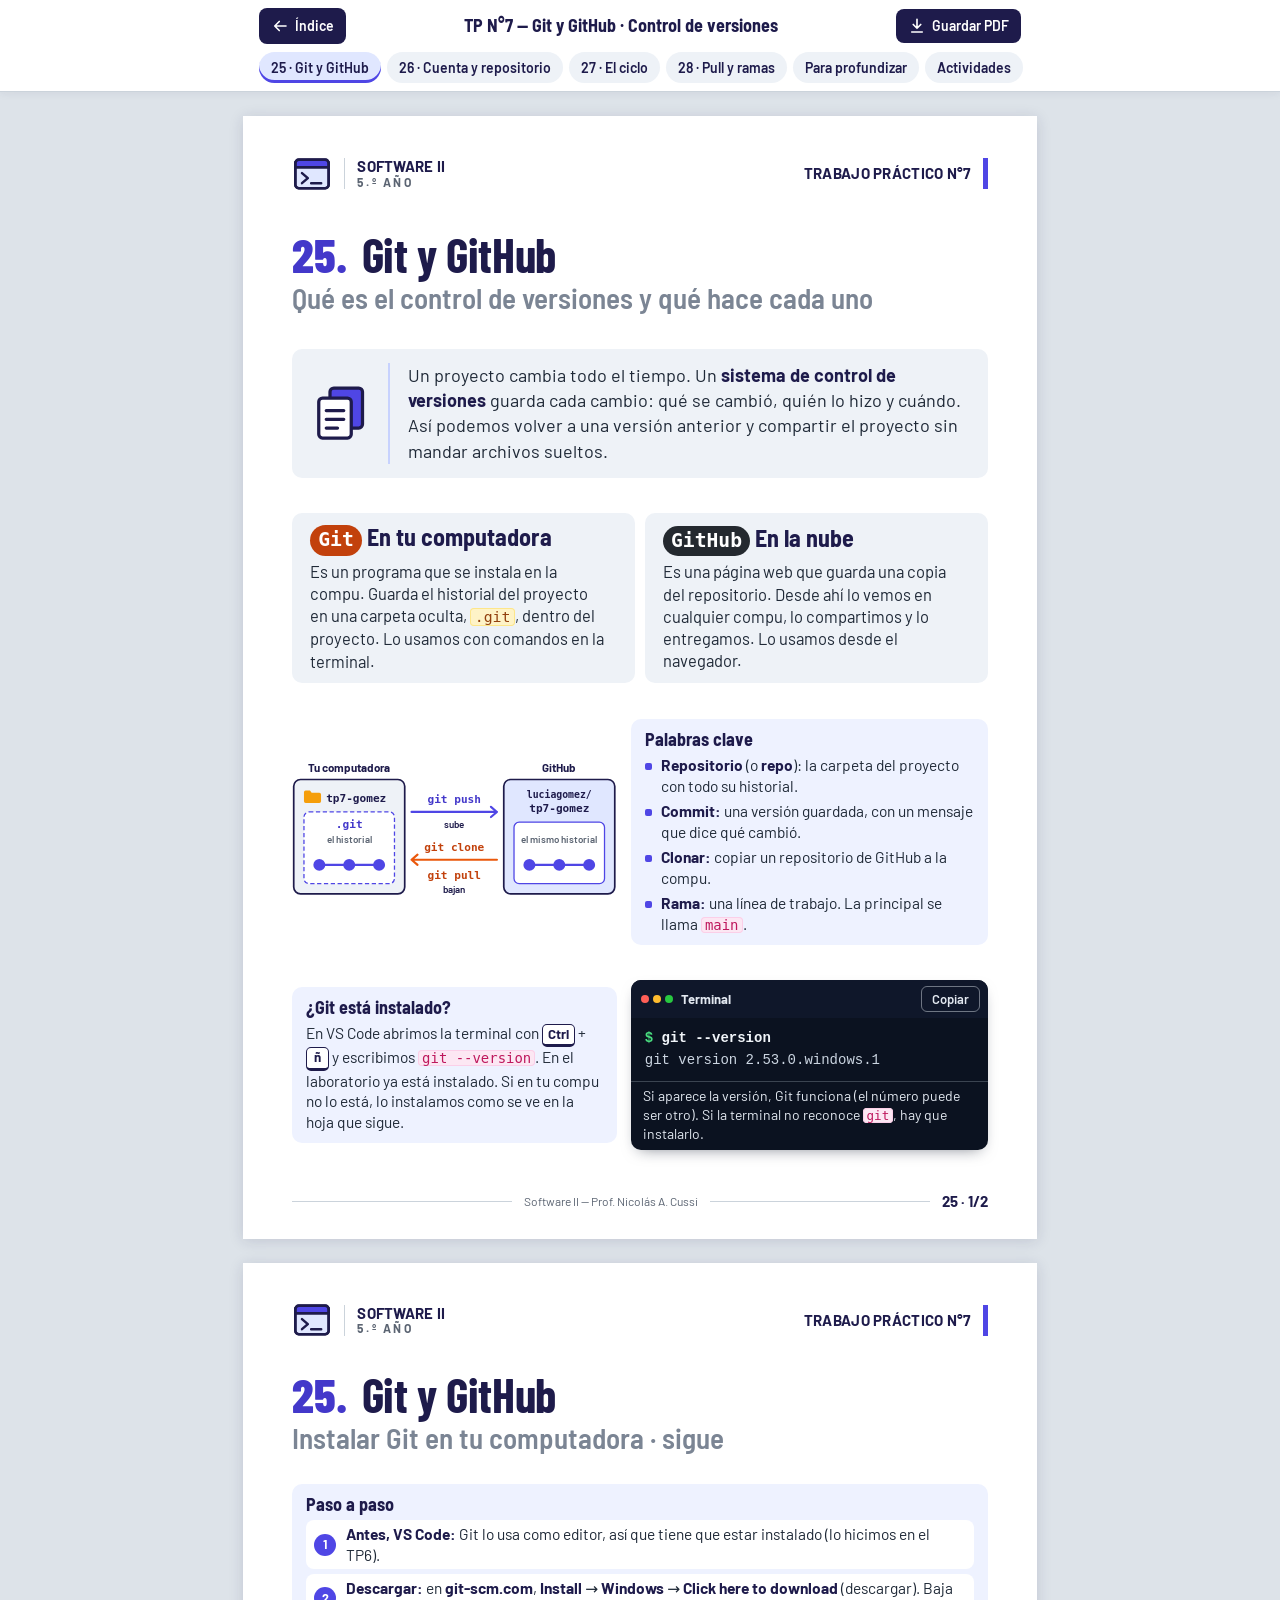
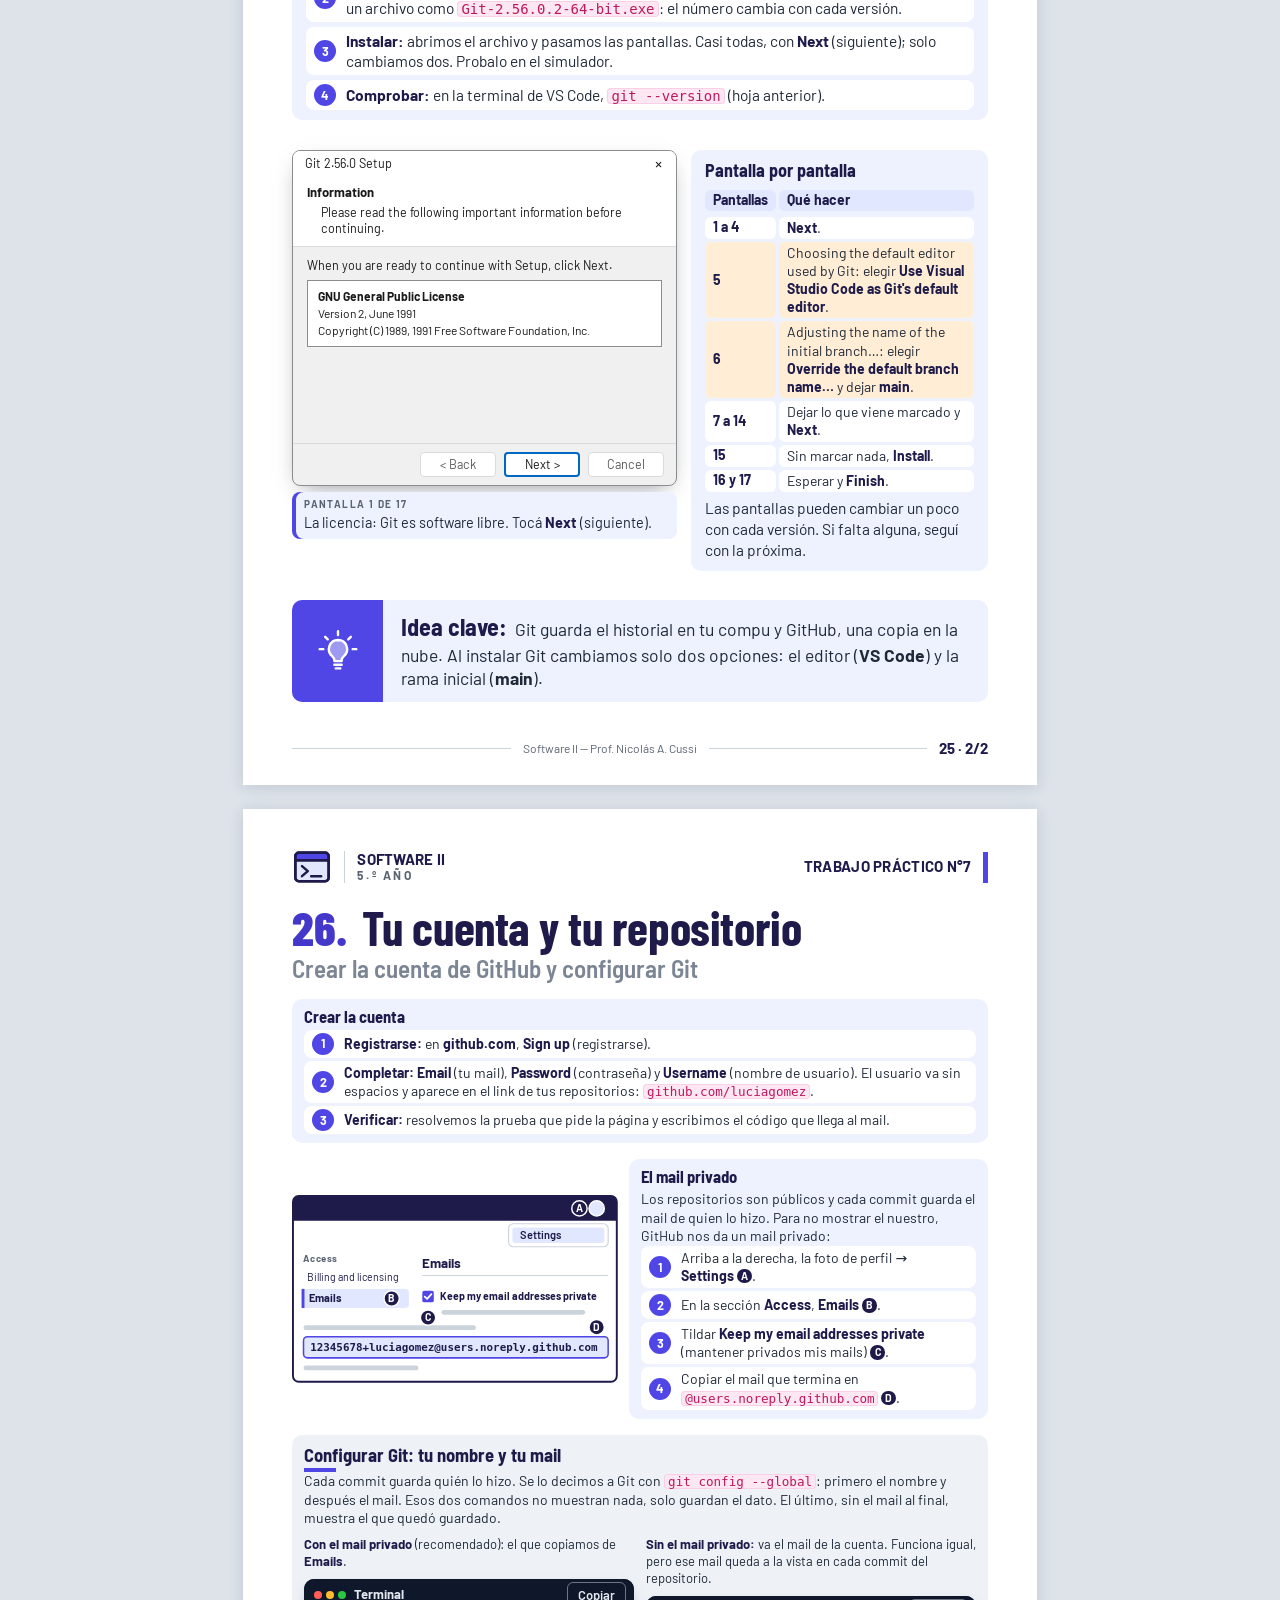
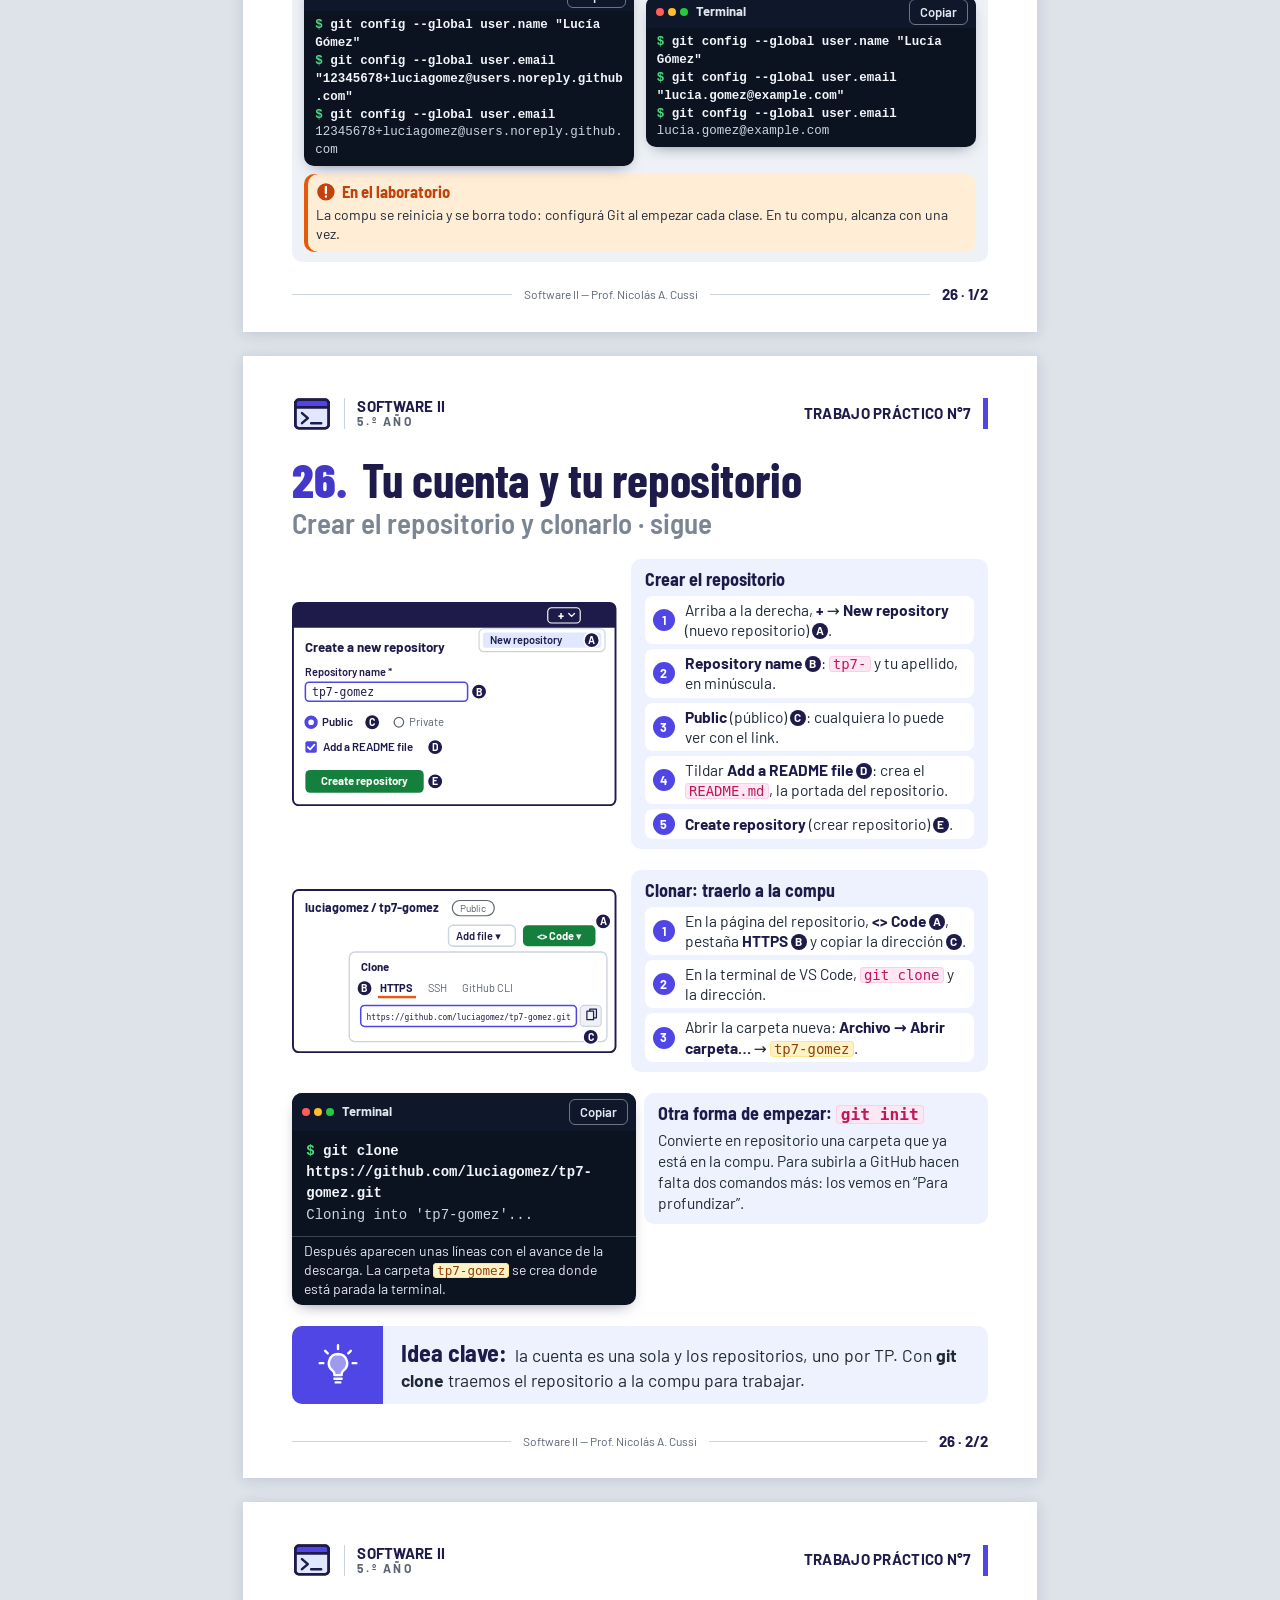
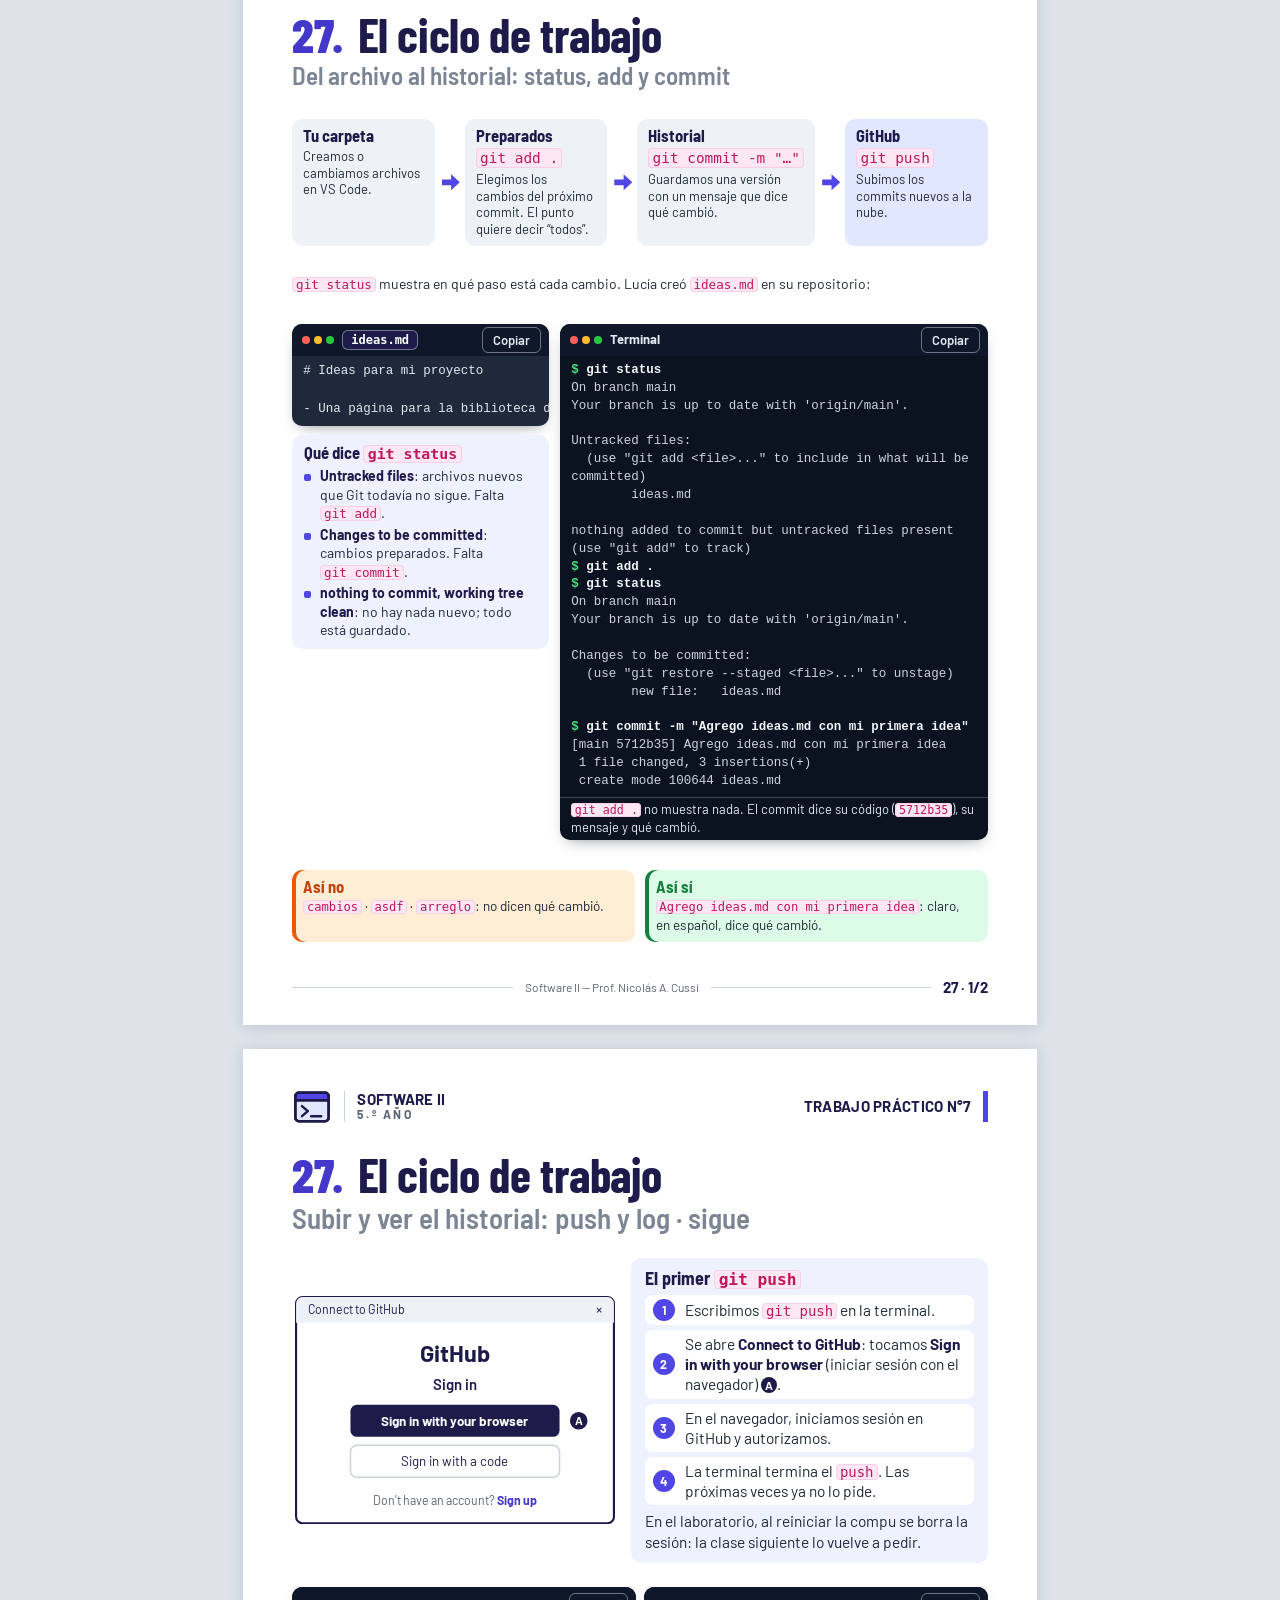
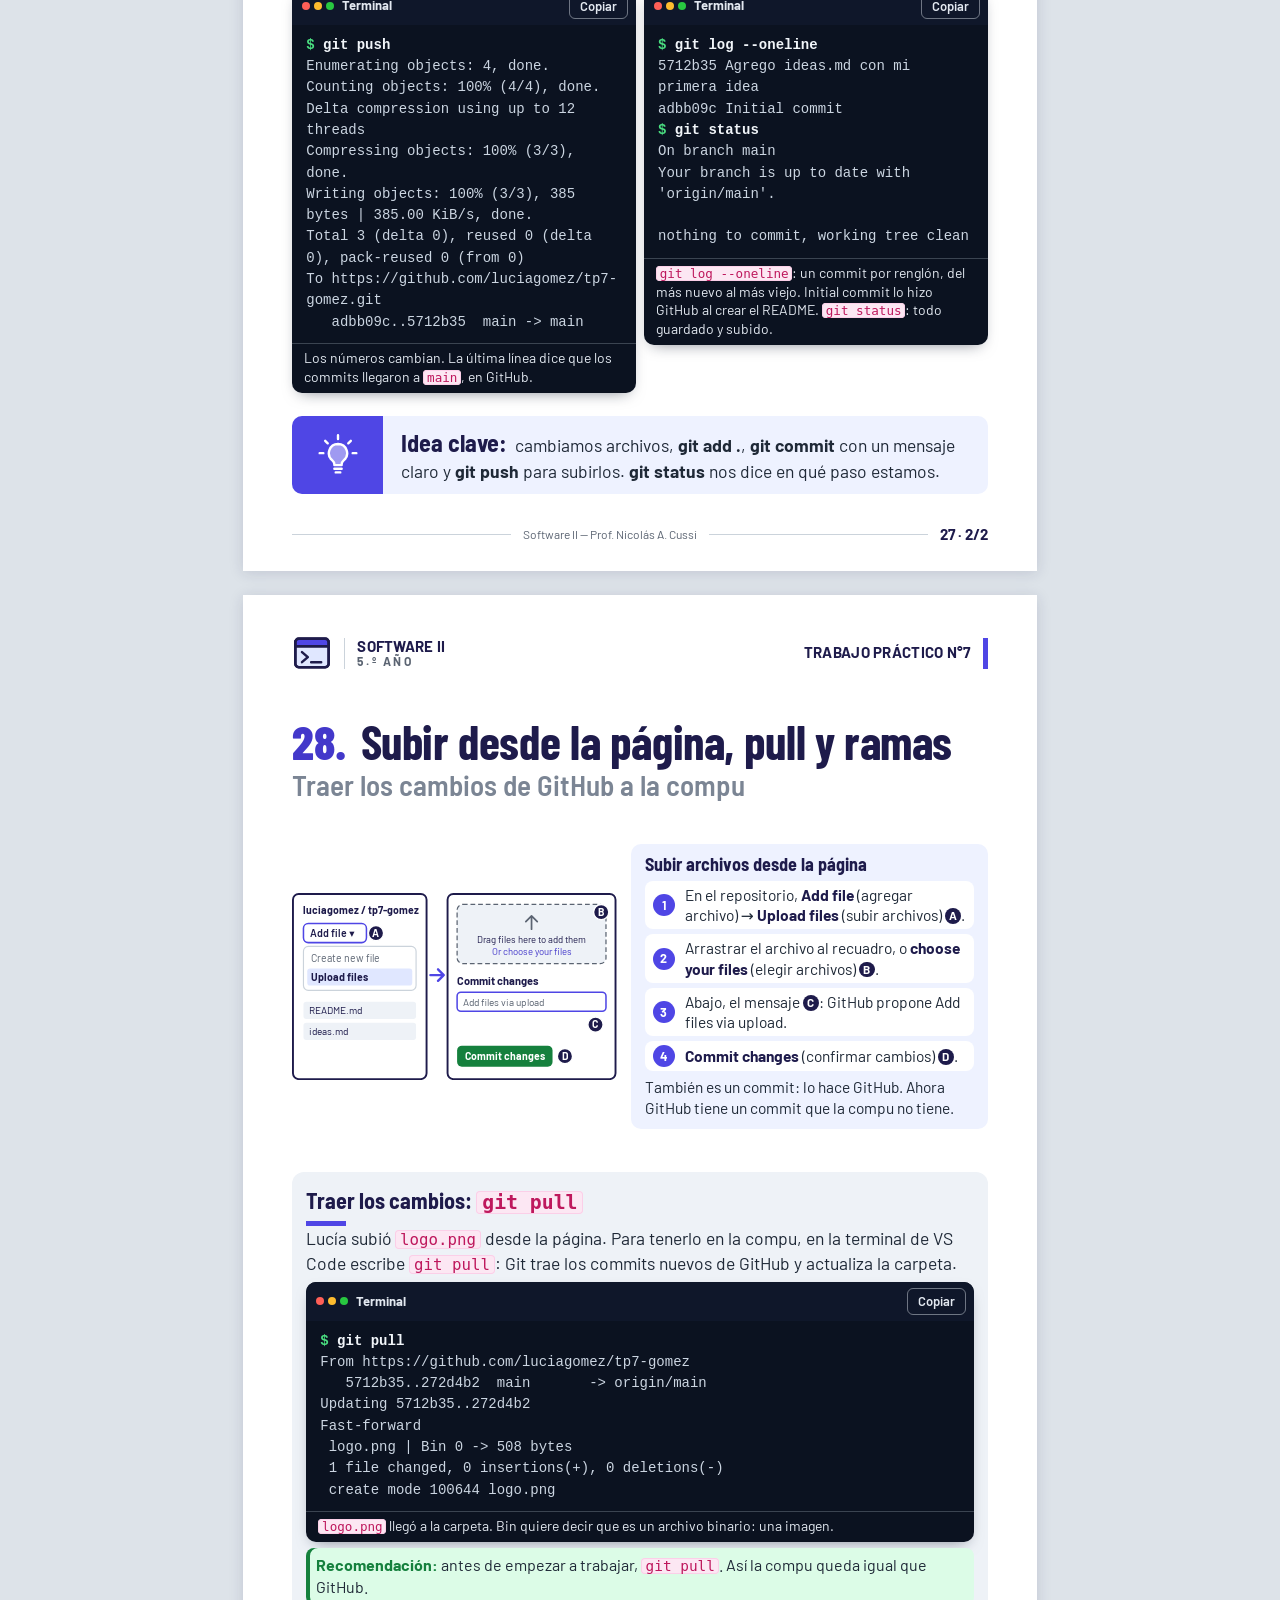
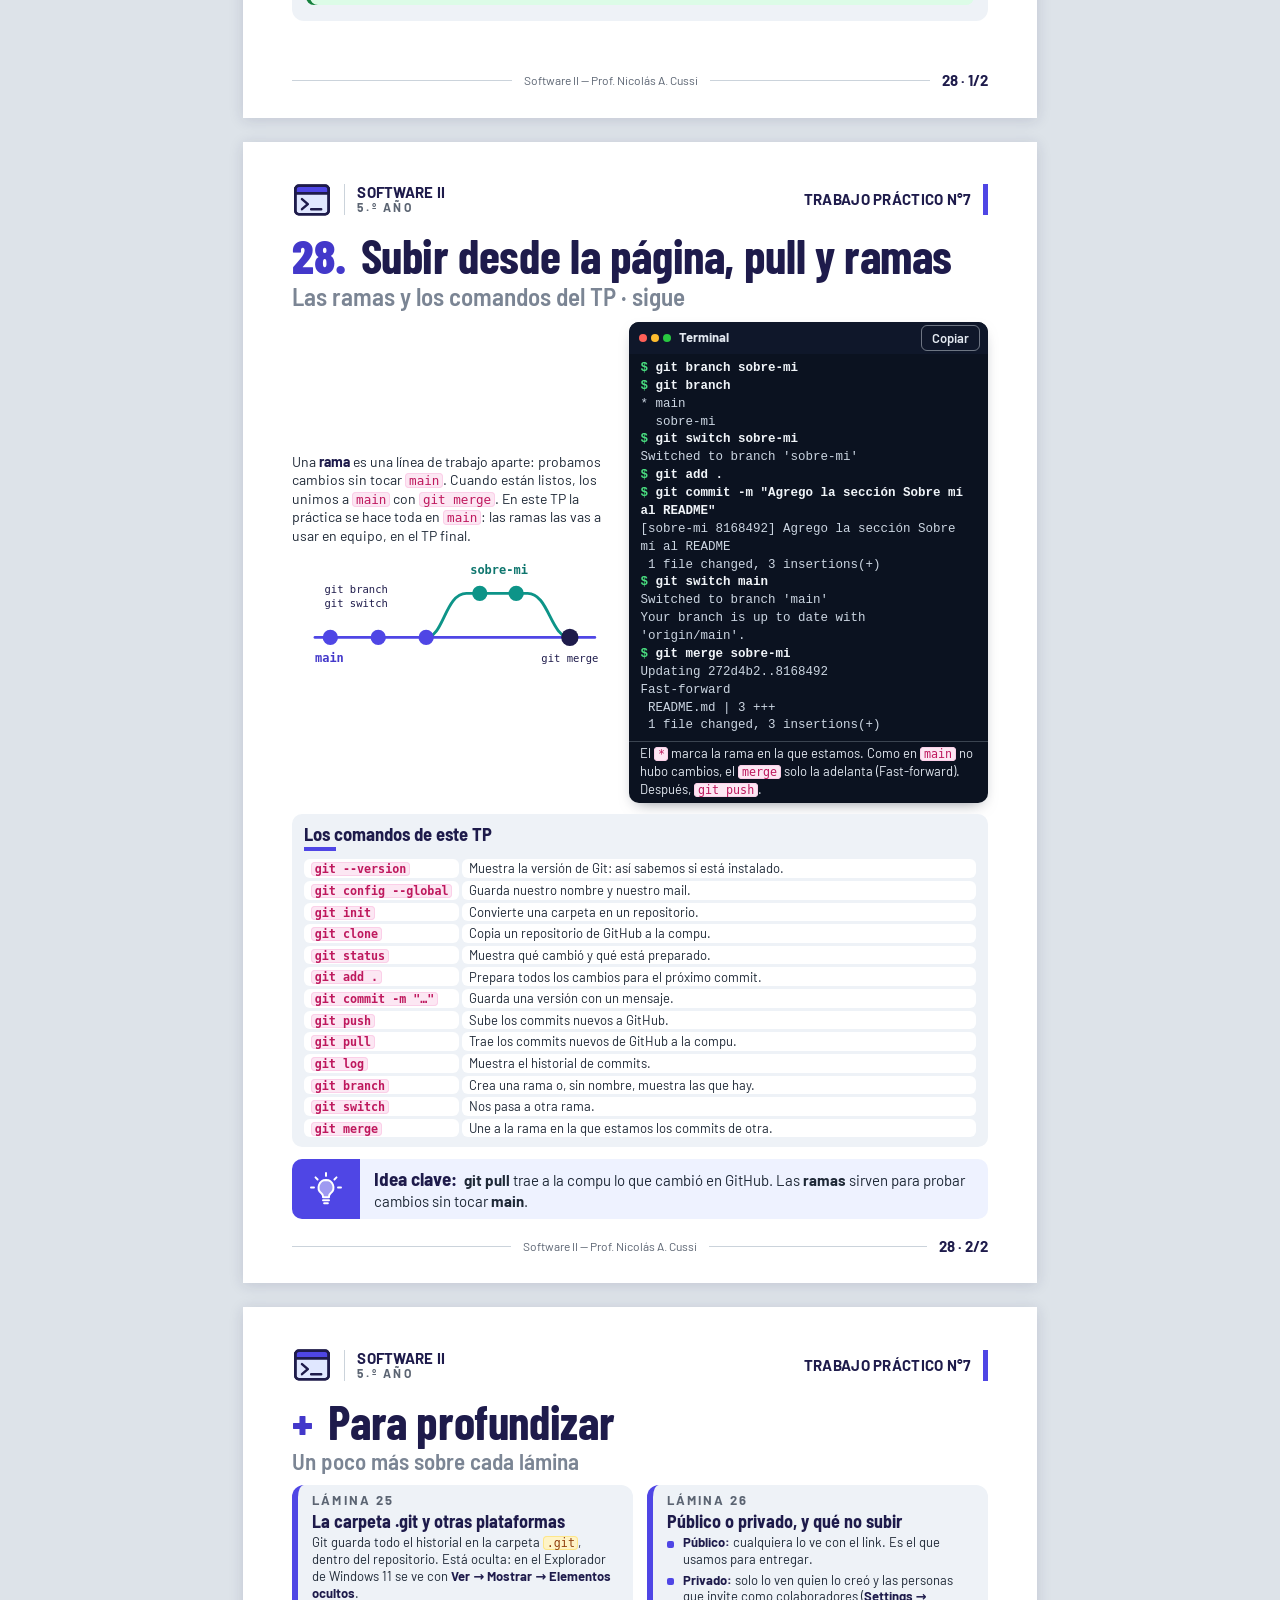
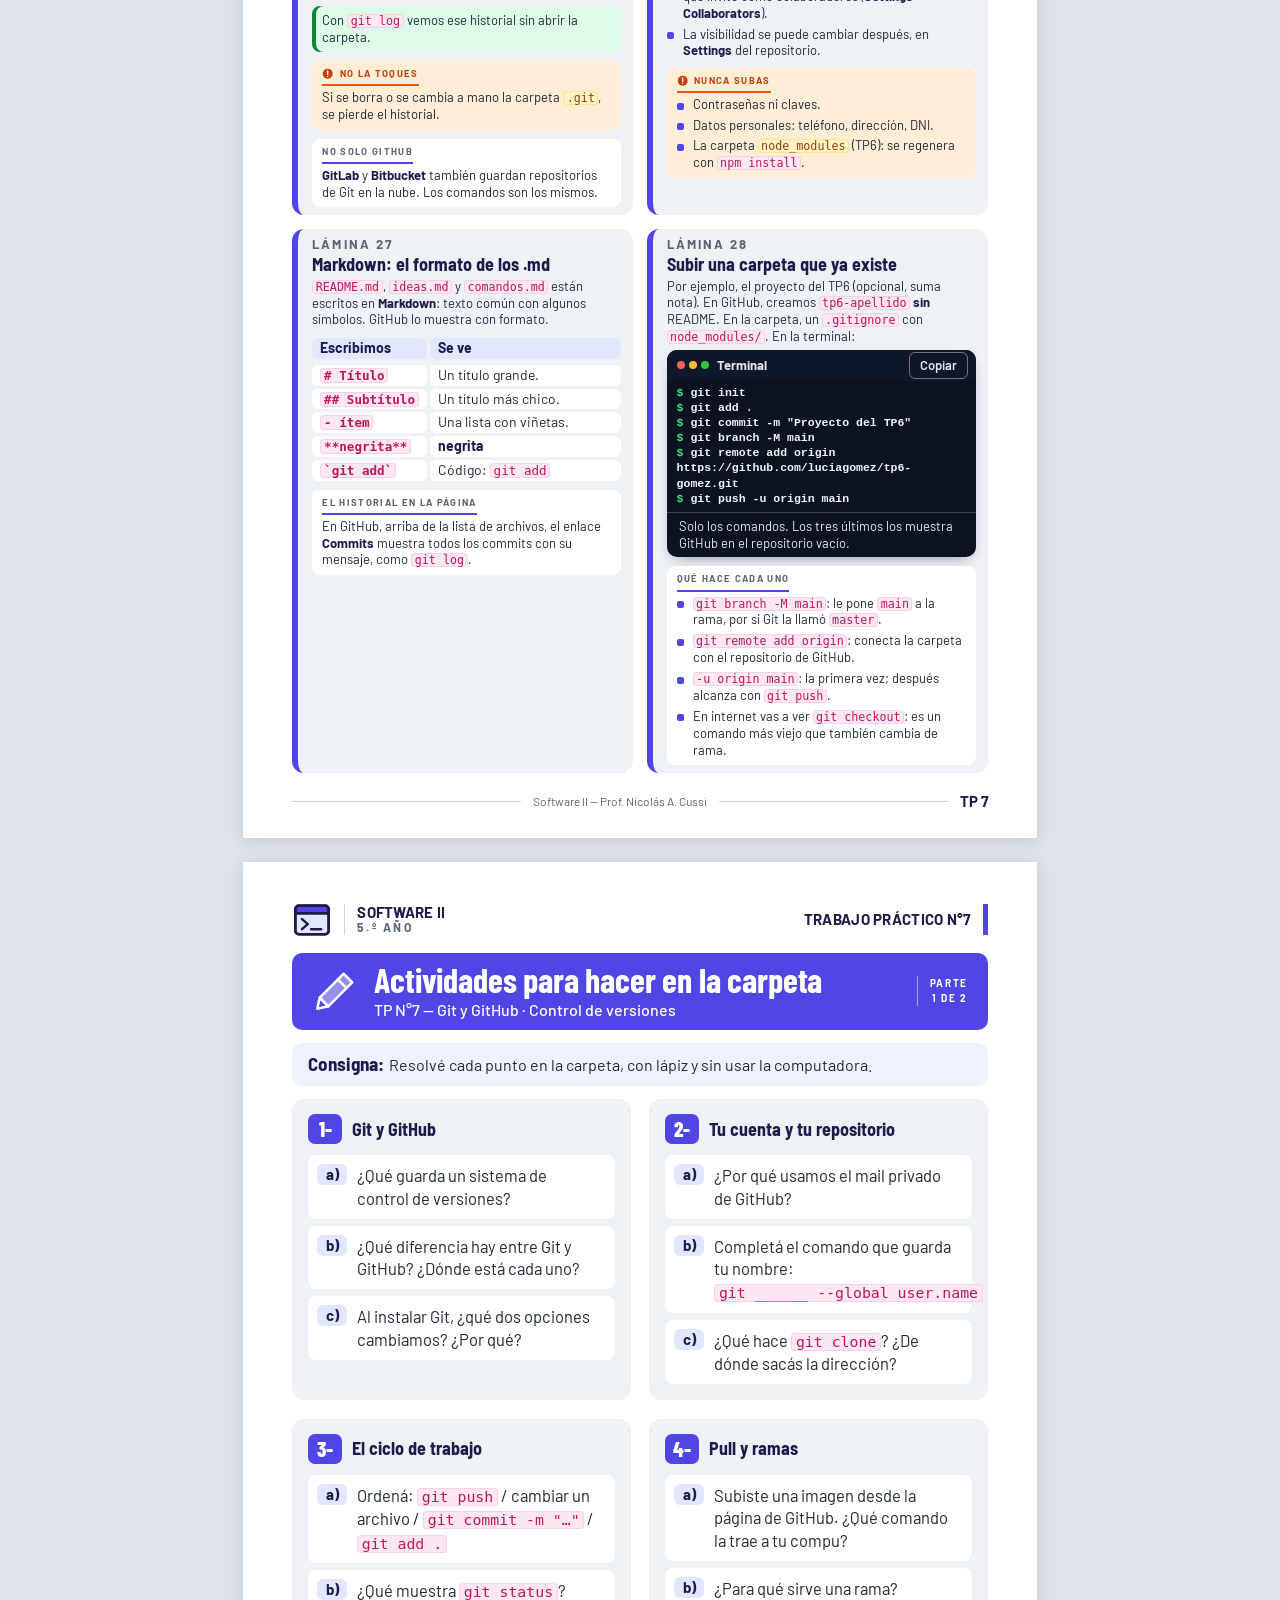
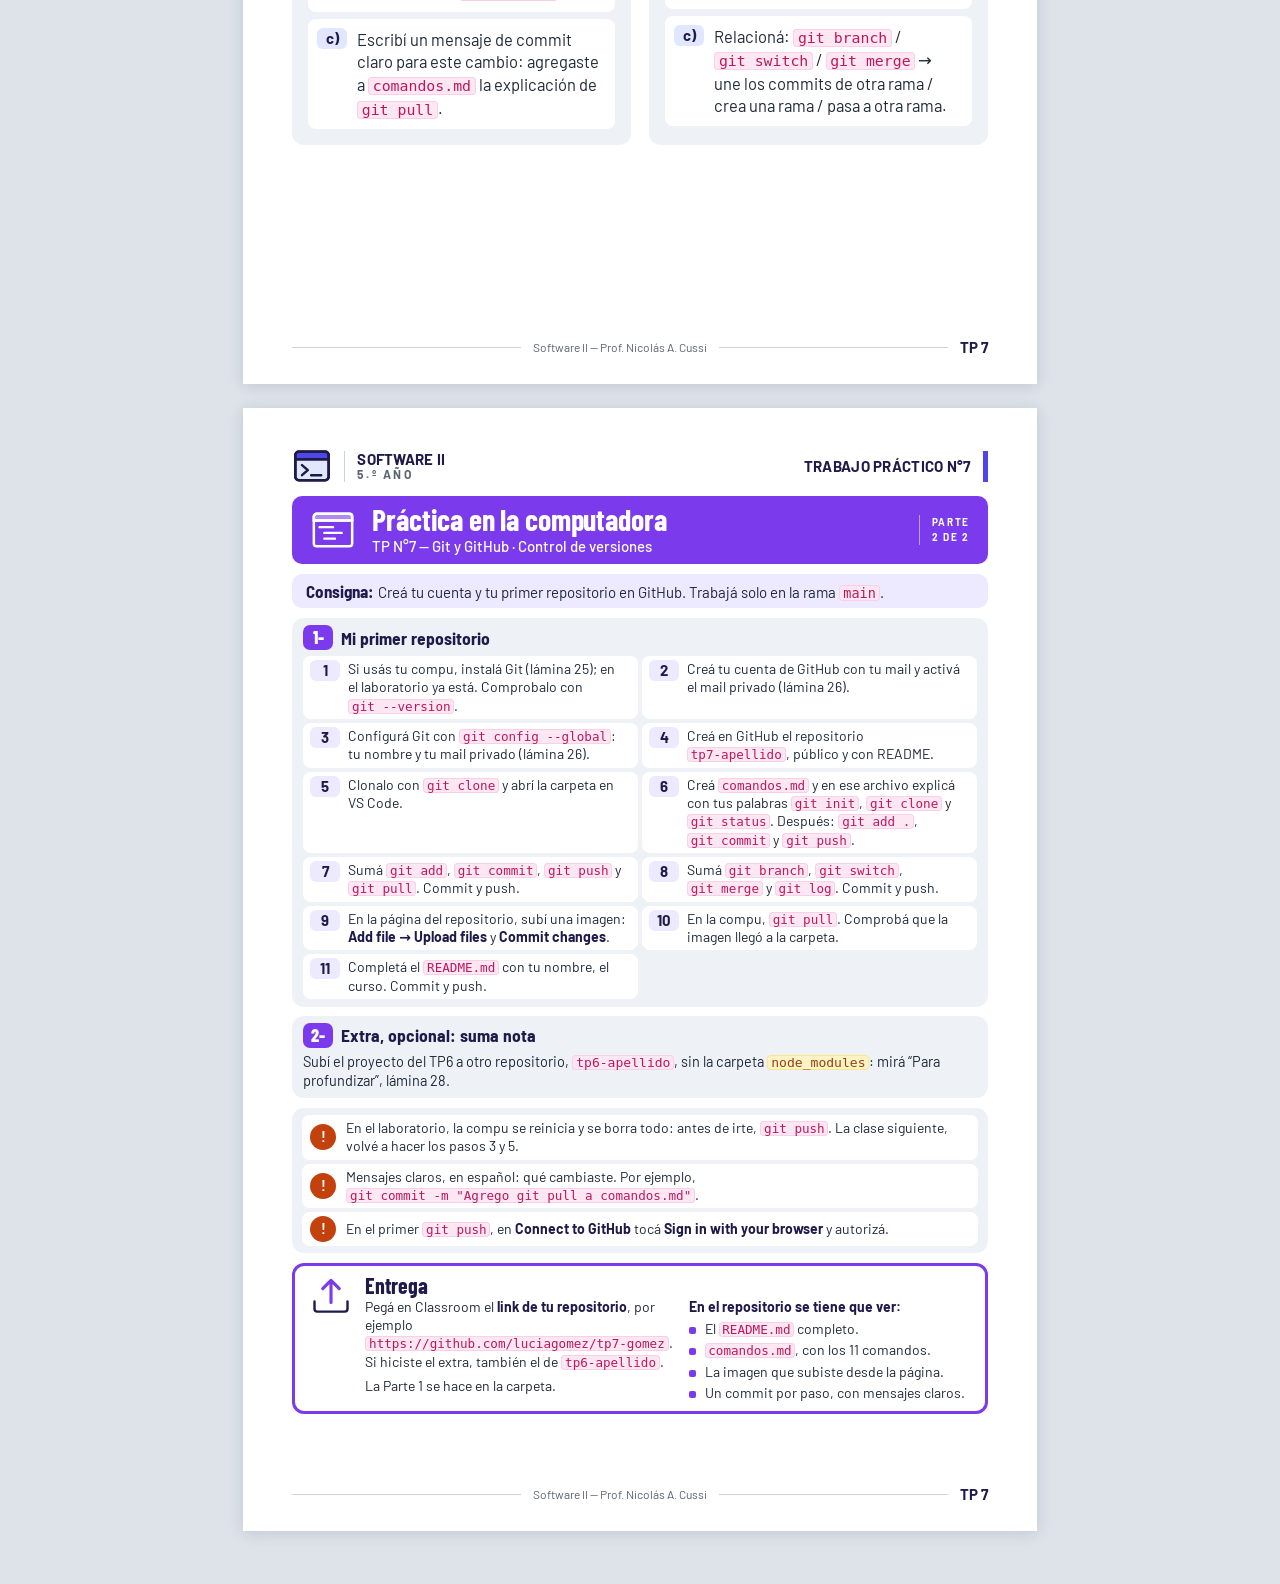
<file: unidades/tp07.html>
<!DOCTYPE html>
<html lang="es-AR">
<head>
  <meta charset="utf-8">
  <meta name="viewport" content="width=device-width, initial-scale=1">
  <title>TP N°7 — Git y GitHub · Control de versiones · Software II</title>
  <meta name="description" content="TP N°7 de Software II: qué son Git y GitHub, instalar Git, la cuenta y el primer repositorio, el ciclo status, add, commit y push, subir archivos desde la página, git pull y las ramas. Prof. Nicolás A. Cussi.">
  <meta name="theme-color" content="#4F46E5">
  <link rel="preload" href="../assets/fonts/barlow-latin-400-normal.woff2" as="font" type="font/woff2" crossorigin>
  <link rel="preload" href="../assets/fonts/barlow-semi-condensed-latin-700-normal.woff2" as="font" type="font/woff2" crossorigin>
  <link rel="stylesheet" href="../assets/css/estilos.css">
</head>
<body data-tp="7">

<!-- ====== Íconos ====== -->
<svg width="0" height="0" style="position:absolute" aria-hidden="true" focusable="false">
  <defs>
    <symbol id="i-terminal" viewBox="0 0 48 48">
      <rect x="4" y="7" width="40" height="34" rx="4" style="fill:var(--ac2, var(--acento-claro))"/>
      <path d="M8 7h32a4 4 0 0 1 4 4v5H4v-5a4 4 0 0 1 4-4z" style="fill:var(--ac)"/>
      <rect x="4" y="7" width="40" height="34" rx="4"/>
      <path d="M4 16h40M12 23l7 6-7 6M23 35h12"/>
    </symbol>
    <symbol id="i-versiones" viewBox="0 0 48 48">
      <rect x="16" y="4" width="26" height="32" rx="3" style="fill:var(--ac)"/>
      <rect x="7" y="12" width="26" height="32" rx="3" style="fill:var(--blanco)"/>
      <path d="M13 22h14M13 29h14M13 36h9"/>
    </symbol>
    <symbol id="i-editor" viewBox="0 0 48 48">
      <path d="M7 7h34a3 3 0 0 1 3 3v4H4v-4a3 3 0 0 1 3-3z" style="fill:var(--ac)"/>
      <rect x="4" y="7" width="40" height="34" rx="3"/>
      <path d="M4 14h40M10 21h14M15 27h18M15 33h11"/>
    </symbol>
    <symbol id="i-importante" viewBox="0 0 48 48">
      <circle cx="24" cy="24" r="21" style="fill:var(--ac);stroke:none"/>
      <path d="M24 12v15M24 35v.5" style="stroke:var(--blanco);stroke-width:5.5"/>
    </symbol>
    <symbol id="i-foco" viewBox="0 0 48 48">
      <path d="M24 2.5v4M10 8.5l2.8 2.8M38 8.5l-2.8 2.8M4 22h4M40 22h4"/>
      <path d="M24 12a10 10 0 0 0-6.2 17.8c1.4 1.2 2.2 2.6 2.2 4.2v1h8v-1c0-1.6.8-3 2.2-4.2A10 10 0 0 0 24 12z" style="fill:var(--ac)"/>
      <path d="M20 39h8M21.5 43h5"/>
    </symbol>
    <symbol id="i-lapiz" viewBox="0 0 48 48">
      <path d="M33 6l9 9-25 25-9-9z" style="fill:var(--ac)"/>
      <path d="M8 31 5.5 42.5 17 40z"/>
      <path d="M27 12l9 9"/>
    </symbol>
    <symbol id="i-subir" viewBox="0 0 48 48">
      <path d="M6 30v8a3 3 0 0 0 3 3h30a3 3 0 0 0 3-3v-8"/>
      <path d="M24 31V7M15 16l9-9 9 9" style="stroke:var(--ac);stroke-width:3.4"/>
    </symbol>
    <symbol id="i-descarga" viewBox="0 0 24 24">
      <path d="M12 3v12M7 10l5 5 5-5M5 20h14"/>
    </symbol>
    <symbol id="i-atras" viewBox="0 0 24 24">
      <path d="M20 12H5M11 6l-6 6 6 6"/>
    </symbol>
  </defs>
</svg>

<a class="saltar" href="#contenido">Saltar al contenido</a>

<header class="barra">
  <div class="barra__fila">
    <a class="boton barra__volver" href="../index.html"><svg aria-hidden="true" focusable="false"><use href="#i-atras"/></svg><span>Índice</span></a>
    <span class="barra__titulo">TP N°7 — Git y GitHub · Control de versiones</span>
    <button class="boton" type="button" data-imprimir aria-label="Guardar en PDF">
      <svg aria-hidden="true" focusable="false"><use href="#i-descarga"/></svg><span><span class="boton__largo">Guardar </span>PDF</span>
    </button>
  </div>
  <nav class="partes" aria-label="Partes del TP N°7">
    <a href="#pag-25">25 · Git y GitHub</a>
    <a href="#pag-26">26 · Cuenta y repositorio</a>
    <a href="#pag-27">27 · El ciclo</a>
    <a href="#pag-28">28 · Pull y ramas</a>
    <a href="#profundizar">Para profundizar</a>
    <a href="#actividades">Actividades</a>
  </nav>
</header>

<main id="contenido" class="laminas">
  <h1 class="sr-only">TP N°7 — Git y GitHub · Control de versiones</h1>

  <!-- =================== LÁMINA 25 · Hoja 1 =================== -->
  <article class="lamina lamina--compacta" id="pag-25" aria-labelledby="t25">
    <div class="cab" aria-hidden="true">
      <svg class="cab__logo"><use href="#i-terminal"/></svg>
      <div class="cab__marca"><b>SOFTWARE II</b><span>5.º AÑO</span></div>
      <div class="cab__lema"><span class="cab__lema-largo">TRABAJO PRÁCTICO </span><span class="cab__lema-corto">TP </span><span class="cab__lema-n">N°7</span></div>
      <span class="cab__raya"></span>
    </div>

    <div class="tit">
      <h2 class="tit__h" id="t25"><span class="tit__num">25.</span> Git y GitHub</h2>
      <p class="tit__sub">Qué es el control de versiones y qué hace cada uno</p>
    </div>

    <div class="intro">
      <svg class="ico ico--xl" aria-hidden="true" focusable="false"><use href="#i-versiones"/></svg>
      <p>Un proyecto cambia todo el tiempo. Un <strong>sistema de control de versiones</strong> guarda cada cambio: qué se cambió, quién lo hizo y cuándo. Así podemos volver a una versión anterior y compartir el proyecto sin mandar archivos sueltos.</p>
    </div>

    <ul class="comparar" aria-label="Git y GitHub">
      <li><div><h3><span class="etq etq--git">Git</span> En tu computadora</h3><p>Es un programa que se instala en la compu. Guarda el historial del proyecto en una carpeta oculta, <code class="cod-carpeta">.git</code>, dentro del proyecto. Lo usamos con comandos en la terminal.</p></div></li>
      <li><div><h3><span class="etq etq--github">GitHub</span> En la nube</h3><p>Es una página web que guarda una copia del repositorio. Desde ahí lo vemos en cualquier compu, lo compartimos y lo entregamos. Lo usamos desde el navegador.</p></div></li>
    </ul>

    <div class="esquema-par">
      <figure class="esquema">
        <svg viewBox="0 0 380 170" style="max-width:440px;margin:0 auto" role="img" aria-labelledby="esq25">
          <title id="esq25">Git y GitHub. A la izquierda, tu computadora: la carpeta tp7-gomez y, adentro, la carpeta oculta .git con el historial, tres commits. A la derecha, GitHub: el mismo repositorio, luciagomez/tp7-gomez, con los mismos tres commits. Arriba, una flecha de la compu a GitHub: git push sube los commits. Abajo, una flecha de GitHub a la compu: git clone y git pull bajan el repositorio y sus cambios.</title>
          <g class="tt" text-anchor="middle" style="font-size:13.5px;font-weight:700">
            <text x="67" y="15">Tu computadora</text>
            <text x="313" y="15">GitHub</text>
          </g>
          <!-- Compu -->
          <rect x="2" y="24" width="130" height="134" rx="8" style="fill:var(--panel);stroke:var(--tinta);stroke-width:2"/>
          <path d="M14 39a2 2 0 0 1 2-2h5l2 2.5h9a2 2 0 0 1 2 2v8a2 2 0 0 1-2 2H16a2 2 0 0 1-2-2z" style="fill:var(--carpeta)"/>
          <text x="40" y="50" style="font-family:var(--fuente-codigo);font-size:13px;font-weight:700;fill:var(--tinta)">tp7-gomez</text>
          <rect x="14" y="62" width="106" height="84" rx="6" style="fill:var(--blanco);stroke:var(--acento);stroke-width:1.5;stroke-dasharray:5 3"/>
          <text x="67" y="81" text-anchor="middle" style="font-family:var(--fuente-codigo);font-size:13px;font-weight:700;fill:var(--acento-numero)">.git</text>
          <text class="tt" x="67" y="98" text-anchor="middle" style="font-size:11.5px;fill:var(--gris)">el historial</text>
          <!-- GitHub -->
          <rect x="248" y="24" width="130" height="134" rx="8" style="fill:var(--acento-claro);stroke:var(--tinta);stroke-width:2"/>
          <g text-anchor="middle" style="font-family:var(--fuente-codigo);font-weight:700;fill:var(--tinta)">
            <text x="313" y="46" style="font-size:11.5px">luciagomez/</text>
            <text x="313" y="62" style="font-size:13px">tp7-gomez</text>
          </g>
          <rect x="260" y="74" width="106" height="72" rx="6" style="fill:var(--blanco);stroke:var(--acento);stroke-width:1.5"/>
          <text class="tt" x="313" y="98" text-anchor="middle" style="font-size:11.5px;fill:var(--gris)">el mismo historial</text>
          <!-- Commits -->
          <g style="stroke-width:2.5">
            <path d="M32 124h70M278 124h70" style="stroke:var(--acento)"/>
          </g>
          <g style="fill:var(--acento)">
            <circle cx="32" cy="124" r="7"/><circle cx="67" cy="124" r="7"/><circle cx="102" cy="124" r="7"/>
            <circle cx="278" cy="124" r="7"/><circle cx="313" cy="124" r="7"/><circle cx="348" cy="124" r="7"/>
          </g>
          <!-- Flechas: push sube (índigo), clone y pull bajan (naranja) -->
          <g style="fill:none;stroke-width:2.5;stroke-linecap:round;stroke-linejoin:round">
            <path d="M140 62H240M233 56l7 6-7 6" style="stroke:var(--acento)"/>
            <path d="M240 118H140M147 112l-7 6 7 6" style="stroke:var(--naranja)"/>
          </g>
          <g text-anchor="middle" style="font-family:var(--fuente-codigo);font-size:13px;font-weight:700">
            <text x="190" y="52" style="fill:var(--acento-numero)">git push</text>
            <text x="190" y="108" style="fill:var(--naranja-texto)">git clone</text>
            <text x="190" y="140" style="fill:var(--naranja-texto)">git pull</text>
          </g>
          <g class="tt" text-anchor="middle" style="font-size:11.5px">
            <text x="190" y="81">sube</text>
            <text x="190" y="157">bajan</text>
          </g>
        </svg>
      </figure>
      <aside class="esquema-nota" aria-labelledby="n25a">
        <h3 id="n25a">Palabras clave</h3>
        <ul class="pf__lista">
          <li><strong>Repositorio</strong> (o <strong>repo</strong>): la carpeta del proyecto con todo su historial.</li>
          <li><strong>Commit:</strong> una versión guardada, con un mensaje que dice qué cambió.</li>
          <li><strong>Clonar:</strong> copiar un repositorio de GitHub a la compu.</li>
          <li><strong>Rama:</strong> una línea de trabajo. La principal se llama <code>main</code>.</li>
        </ul>
      </aside>
    </div>

    <section class="esquema-par" aria-labelledby="s25">
      <div class="esquema-nota">
        <h3 id="s25">¿Git está instalado?</h3>
        <p class="esquema-nota__p">En VS Code abrimos la terminal con <kbd>Ctrl</kbd> + <kbd>ñ</kbd> y escribimos <code>git --version</code>. En el laboratorio ya está instalado. Si en tu compu no lo está, lo instalamos como se ve en la hoja que sigue.</p>
      </div>
      <figure class="terminal">
        <figcaption><span class="terminal__titulo">Terminal</span></figcaption>
        <pre tabindex="0" aria-label="Terminal: git --version y su salida"><code><span class="t-cmd"><span class="t-prompt" aria-hidden="true">$ </span>git --version</span>
git version 2.53.0.windows.1</code></pre>
        <p class="terminal__nota">Si aparece la versión, Git funciona (el número puede ser otro). Si la terminal no reconoce <code>git</code>, hay que instalarlo.</p>
      </figure>
    </section>

    <footer class="pie">
      <span class="pie__linea"></span>
      <span>Software II — Prof. Nicolás A. Cussi</span>
      <span class="pie__linea"></span>
      <span class="pie__num" aria-label="Lámina 25, hoja 1 de 2">25 · 1/2</span>
    </footer>
  </article>

  <!-- =================== LÁMINA 25 · Hoja 2 =================== -->
  <article class="lamina lamina--compacta" id="pag-25b" aria-labelledby="t25b">
    <div class="cab" aria-hidden="true">
      <svg class="cab__logo"><use href="#i-terminal"/></svg>
      <div class="cab__marca"><b>SOFTWARE II</b><span>5.º AÑO</span></div>
      <div class="cab__lema"><span class="cab__lema-largo">TRABAJO PRÁCTICO </span><span class="cab__lema-corto">TP </span><span class="cab__lema-n">N°7</span></div>
      <span class="cab__raya"></span>
    </div>

    <div class="tit">
      <h2 class="tit__h" id="t25b"><span class="tit__num">25.</span> Git y GitHub<span class="sr-only"> (sigue)</span></h2>
      <p class="tit__sub">Instalar Git en tu computadora · sigue</p>
    </div>

    <section class="esquema-nota" aria-labelledby="s25b">
      <h3 id="s25b">Paso a paso</h3>
      <ol class="puntos puntos--pasos">
        <li><span class="puntos__n" aria-hidden="true">1</span><span><strong>Antes, VS Code:</strong> Git lo usa como editor, así que tiene que estar instalado (lo hicimos en el TP6).</span></li>
        <li><span class="puntos__n" aria-hidden="true">2</span><span><strong>Descargar:</strong> en <strong>git-scm.com</strong>, <strong>Install</strong> → <strong>Windows</strong> → <strong lang="en">Click here to download</strong> (descargar). Baja un archivo como <code>Git-2.56.0.2-64-bit.exe</code>: el número cambia con cada versión.</span></li>
        <li><span class="puntos__n" aria-hidden="true">3</span><span><strong>Instalar:</strong> abrimos el archivo y pasamos las pantallas. Casi todas, con <strong lang="en">Next</strong> (siguiente); solo cambiamos dos. Probalo en el simulador.</span></li>
        <li><span class="puntos__n" aria-hidden="true">4</span><span><strong>Comprobar:</strong> en la terminal de VS Code, <code>git --version</code> (hoja anterior).</span></li>
      </ol>
    </section>

    <div class="esquema-par esquema-par--sim">
      <figure class="sim" data-sim aria-labelledby="sim-titulo">
        <div class="sim__ventana">
          <div class="sim__barra"><span id="sim-titulo">Git 2.56.0 Setup</span><span class="sim__cerrar" aria-hidden="true">×</span></div>
          <ol class="sim__pantallas">
            <li class="sim__pantalla">
              <div class="sim__cab"><b>Information</b><span>Please read the following important information before continuing.</span></div>
              <div class="sim__cuerpo">
                <p>When you are ready to continue with Setup, click Next.</p>
                <div class="sim__licencia"><b>GNU General Public License</b><br>Version 2, June 1991<br>Copyright (C) 1989, 1991 Free Software Foundation, Inc.</div>
              </div>
              <p class="sim__ayuda">La licencia: Git es software libre. Tocá <strong>Next</strong> (siguiente).</p>
            </li>
            <li class="sim__pantalla">
              <div class="sim__cab"><b>Select Destination Location</b><span>Where should Git be installed?</span></div>
              <div class="sim__cuerpo">
                <p>Setup will install Git into the following folder.</p>
                <p>To continue, click Next. If you would like to select a different folder, click Browse.</p>
                <div class="sim__fila"><span class="sim__campo">C:\Program Files\Git</span><span class="sim__boton" aria-hidden="true">Browse...</span></div>
              </div>
              <p class="sim__ayuda">La carpeta donde se instala Git. Dejala como está y tocá <strong>Next</strong>.</p>
            </li>
            <li class="sim__pantalla">
              <div class="sim__cab"><b>Select Components</b><span>Which components should be installed?</span></div>
              <div class="sim__cuerpo">
                <p>Select the components you want to install; clear the components you do not want to install. Click Next when you are ready to continue.</p>
                <div class="sim__lista">
                  <div class="sim__op"><span class="sim__marca sim__marca--check"></span><span>Additional icons</span></div>
                  <div class="sim__op"><span class="sim__marca sim__marca--check sim__marca--on"></span><span>Windows Explorer integration</span></div>
                  <div class="sim__op sim__op--sub"><span class="sim__marca sim__marca--check sim__marca--on"></span><span>Open Git Bash here</span></div>
                  <div class="sim__op sim__op--sub"><span class="sim__marca sim__marca--check sim__marca--on"></span><span>Open Git GUI here</span></div>
                  <div class="sim__op"><span class="sim__marca sim__marca--check sim__marca--on"></span><span>Git LFS (Large File Support)</span></div>
                  <div class="sim__op"><span class="sim__marca sim__marca--check sim__marca--on"></span><span>Associate .git* configuration files with the default text editor</span></div>
                  <div class="sim__op"><span class="sim__marca sim__marca--check sim__marca--on"></span><span>Associate .sh files to be run with Bash</span></div>
                  <div class="sim__op"><span class="sim__marca sim__marca--check"></span><span>Check daily for Git for Windows updates</span></div>
                  <div class="sim__op"><span class="sim__marca sim__marca--check"></span><span>Add a Git Bash Profile to Windows Terminal</span></div>
                  <div class="sim__op"><span class="sim__marca sim__marca--check sim__marca--on"></span><span>Scalar (Git add-on to manage large-scale repositories)</span></div>
                </div>
              </div>
              <p class="sim__ayuda">Las partes que se instalan. Dejá lo que viene marcado y tocá <strong>Next</strong>.</p>
            </li>
            <li class="sim__pantalla">
              <div class="sim__cab"><b>Select Start Menu Folder</b><span>Where should Setup place the program's shortcuts?</span></div>
              <div class="sim__cuerpo">
                <p>Setup will create the program's shortcuts in the following Start Menu folder.</p>
                <p>To continue, click Next. If you would like to select a different folder, click Browse.</p>
                <div class="sim__fila"><span class="sim__campo">Git</span><span class="sim__boton" aria-hidden="true">Browse...</span></div>
                <div class="sim__op"><span class="sim__marca sim__marca--check"></span><span>Don't create a Start Menu folder</span></div>
              </div>
              <p class="sim__ayuda">Los accesos directos del menú Inicio. Tocá <strong>Next</strong>.</p>
            </li>
            <li class="sim__pantalla sim__pantalla--muestra" data-clave data-requiere="editor">
              <div class="sim__cab"><b>Choosing the default editor used by Git</b><span>Which editor would you like Git to use?</span></div>
              <div class="sim__cuerpo">
                <select data-sim-editor aria-label="Editor de Git">
                  <option value="nano">Use the Nano editor by default</option>
                  <option value="vim">Use Vim (the ubiquitous text editor) as Git's default editor</option>
                  <option value="notepadpp">Use Notepad++ as Git's default editor</option>
                  <option value="vscode" selected>Use Visual Studio Code as Git's default editor</option>
                  <option value="notepad">Use Notepad as Git's default editor</option>
                </select>
                <p class="sim__desc" data-sim-editor-desc>Visual Studio Code is an Open Source, lightweight and powerful editor running as a desktop application.</p>
              </div>
              <p class="sim__ayuda"><strong>¡Esta cambia!</strong> Abrí la lista y elegí <strong lang="en">Use Visual Studio Code as Git's default editor</strong> (usar VS Code como editor de Git). Con Vim, Git abre un editor difícil de usar.</p>
              <p class="sim__error">Todavía no está VS Code. Elegí <strong lang="en">Use Visual Studio Code as Git's default editor</strong> y después tocá <strong>Next</strong>.</p>
            </li>
            <li class="sim__pantalla" data-clave data-requiere="rama">
              <div class="sim__cab"><b>Adjusting the name of the initial branch in new repositories</b><span>What would you like Git to name the initial branch after "git init"?</span></div>
              <div class="sim__cuerpo">
                <label class="sim__op"><input type="radio" name="sim-rama" data-sim-rama-decide><span>Let Git decide</span>
                  <span class="sim__desc">Let Git use its default branch name (currently: "master") for the initial branch in newly created repositories.</span></label>
                <label class="sim__op"><input type="radio" name="sim-rama" data-sim-rama-otra><span>Override the default branch name for new repositories</span>
                  <span class="sim__desc">Many teams already renamed their default branches; common choices are "main", "trunk" and "development". Specify the name "git init" should use for the initial branch:</span></label>
                <input type="text" value="main" data-sim-rama-nombre aria-label="Nombre de la rama inicial">
                <p>This setting does not affect existing repositories.</p>
              </div>
              <p class="sim__ayuda"><strong>¡Esta también!</strong> Elegí <strong lang="en">Override the default branch name for new repositories</strong> (cambiar el nombre de la rama) y dejá <strong>main</strong>, el mismo nombre que usa GitHub.</p>
              <p class="sim__error">Elegí <strong lang="en">Override the default branch name…</strong> y dejá escrito <strong>main</strong>.</p>
            </li>
            <li class="sim__pantalla">
              <div class="sim__cab"><b>Adjusting your PATH environment</b><span>How would you like to use Git from the command line?</span></div>
              <div class="sim__cuerpo">
                <div class="sim__op"><span class="sim__marca sim__marca--radio"></span><span>Use Git from Git Bash only</span></div>
                <div class="sim__op"><span class="sim__marca sim__marca--radio sim__marca--on"></span><span>Git from the command line and also from 3rd-party software</span>
                  <span class="sim__desc">(Recommended) You will be able to use Git from Git Bash, the Command Prompt and the Windows PowerShell as well as any third-party software looking for Git in PATH.</span></div>
                <div class="sim__op"><span class="sim__marca sim__marca--radio"></span><span>Use Git and optional Unix tools from the Command Prompt</span></div>
              </div>
              <p class="sim__ayuda">Dejá la opción recomendada: así Git funciona en la terminal de VS Code. Tocá <strong>Next</strong>.</p>
            </li>
            <li class="sim__pantalla">
              <div class="sim__cab"><b>Choosing the SSH executable</b><span>Which Secure Shell client program would you like Git to use?</span></div>
              <div class="sim__cuerpo">
                <div class="sim__op"><span class="sim__marca sim__marca--radio sim__marca--on"></span><span>Use bundled OpenSSH</span><span class="sim__desc">This uses ssh.exe that comes with Git.</span></div>
                <div class="sim__op"><span class="sim__marca sim__marca--radio"></span><span>Use external OpenSSH</span></div>
              </div>
              <p class="sim__ayuda">Dejá lo que viene marcado y tocá <strong>Next</strong>.</p>
            </li>
            <li class="sim__pantalla">
              <div class="sim__cab"><b>Choosing HTTPS transport backend</b><span>Which SSL/TLS library would you like Git to use for HTTPS connections?</span></div>
              <div class="sim__cuerpo">
                <div class="sim__op"><span class="sim__marca sim__marca--radio"></span><span>Use the OpenSSL library</span></div>
                <div class="sim__op"><span class="sim__marca sim__marca--radio sim__marca--on"></span><span>Use the native Windows Secure Channel library</span><span class="sim__desc">Server certificates will be validated using Windows Certificate Stores.</span></div>
              </div>
              <p class="sim__ayuda">Dejá lo que viene marcado y tocá <strong>Next</strong>.</p>
            </li>
            <li class="sim__pantalla">
              <div class="sim__cab"><b>Configuring the line ending conversions</b><span>How should Git treat line endings in text files?</span></div>
              <div class="sim__cuerpo">
                <div class="sim__op"><span class="sim__marca sim__marca--radio sim__marca--on"></span><span>Checkout Windows-style, commit Unix-style line endings</span></div>
                <div class="sim__op"><span class="sim__marca sim__marca--radio"></span><span>Checkout as-is, commit Unix-style line endings</span></div>
                <div class="sim__op"><span class="sim__marca sim__marca--radio"></span><span>Checkout as-is, commit as-is</span></div>
              </div>
              <p class="sim__ayuda">Cómo guarda Git los saltos de línea. Dejá la primera opción y tocá <strong>Next</strong>.</p>
            </li>
            <li class="sim__pantalla">
              <div class="sim__cab"><b>Configuring the terminal emulator to use with Git Bash</b><span>Which terminal emulator do you want to use with your Git Bash?</span></div>
              <div class="sim__cuerpo">
                <div class="sim__op"><span class="sim__marca sim__marca--radio sim__marca--on"></span><span>Use MinTTY (the default terminal of MSYS2)</span></div>
                <div class="sim__op"><span class="sim__marca sim__marca--radio"></span><span>Use Windows' default console window</span></div>
              </div>
              <p class="sim__ayuda">Dejá lo que viene marcado y tocá <strong>Next</strong>.</p>
            </li>
            <li class="sim__pantalla">
              <div class="sim__cab"><b>Choose the default behavior of `git pull`</b><span>Pulling always attempts a fast-forward first.</span></div>
              <div class="sim__cuerpo">
                <div class="sim__op"><span class="sim__marca sim__marca--radio sim__marca--on"></span><span>Merge</span></div>
                <div class="sim__op"><span class="sim__marca sim__marca--radio"></span><span>Rebase</span></div>
                <div class="sim__op"><span class="sim__marca sim__marca--radio"></span><span>Fast-forward only</span></div>
              </div>
              <p class="sim__ayuda">Dejá lo que viene marcado y tocá <strong>Next</strong>.</p>
            </li>
            <li class="sim__pantalla">
              <div class="sim__cab"><b>Choose a credential helper</b><span>Which credential helper should be configured?</span></div>
              <div class="sim__cuerpo">
                <div class="sim__op"><span class="sim__marca sim__marca--radio sim__marca--on"></span><span>Git Credential Manager</span><span class="sim__desc">Use the cross-platform Git Credential Manager.</span></div>
                <div class="sim__op"><span class="sim__marca sim__marca--radio"></span><span>None</span></div>
              </div>
              <p class="sim__ayuda">Git Credential Manager guarda tu sesión de GitHub, así no la pide en cada <code>git push</code>. Tocá <strong>Next</strong>.</p>
            </li>
            <li class="sim__pantalla">
              <div class="sim__cab"><b>Configuring extra options</b><span>Which features would you like to enable?</span></div>
              <div class="sim__cuerpo">
                <div class="sim__op"><span class="sim__marca sim__marca--check sim__marca--on"></span><span>Enable file system caching</span></div>
                <div class="sim__op"><span class="sim__marca sim__marca--check"></span><span>Enable symbolic links</span></div>
              </div>
              <p class="sim__ayuda">Dejá lo que viene marcado y tocá <strong>Next</strong>.</p>
            </li>
            <li class="sim__pantalla" data-boton="Install">
              <div class="sim__cab"><b>Configuring experimental options</b><span>These features are developed actively. Would you like to try them?</span></div>
              <div class="sim__cuerpo">
                <div class="sim__op"><span class="sim__marca sim__marca--check"></span><span>Built-in file system monitor</span></div>
              </div>
              <p class="sim__ayuda">No marques nada y tocá <strong lang="en">Install</strong> (instalar).</p>
            </li>
            <li class="sim__pantalla" data-instalando>
              <div class="sim__cab"><b>Installing</b><span>Please wait while Setup installs Git on your computer.</span></div>
              <div class="sim__cuerpo">
                <p>Extracting files...</p>
                <div class="sim__progreso"><span></span></div>
              </div>
              <p class="sim__ayuda">Se está instalando. Esperá unos segundos.</p>
            </li>
            <li class="sim__pantalla" data-boton="Finish">
              <div class="sim__cuerpo">
                <p class="sim__titulo-fin">Completing the Git Setup Wizard</p>
                <p>Setup has finished installing Git on your computer. The application may be launched by selecting the installed shortcuts.</p>
                <p>Click Finish to exit Setup.</p>
                <div class="sim__op"><span class="sim__marca sim__marca--check"></span><span>Launch Git Bash</span></div>
                <div class="sim__op"><span class="sim__marca sim__marca--check sim__marca--on"></span><span>View Release Notes</span></div>
              </div>
              <p class="sim__ayuda">Terminó. Tocá <strong lang="en">Finish</strong> (terminar). Con <strong lang="en">View Release Notes</strong> marcado, se abren las novedades de la versión.</p>
            </li>
          </ol>
          <div class="sim__pie">
            <button type="button" class="sim__boton" data-sim-atras>&lt; Back</button>
            <button type="button" class="sim__boton sim__boton--sig" data-sim-sig>Next &gt;</button>
            <button type="button" class="sim__boton" disabled>Cancel</button>
          </div>
          <div class="sim__fin">
            <p class="sim__titulo-fin">Git quedó instalado.</p>
            <p>Abrí VS Code, la terminal y escribí <code>git --version</code>.</p>
            <button type="button" class="sim__boton" data-sim-otra-vez>Volver a empezar</button>
            <p class="sim__ayuda">¡Listo! Ahora comprobá en la terminal de VS Code que Git funciona: <code>git --version</code>.</p>
          </div>
        </div>
        <figcaption class="sim__guia"><span class="sim__n" aria-hidden="true"></span><span class="sim__que" aria-live="polite"><strong>¡Esta cambia!</strong> Abrí la lista y elegí <strong lang="en">Use Visual Studio Code as Git's default editor</strong> (usar VS Code como editor de Git). Con Vim, Git abre un editor difícil de usar.</span></figcaption>
      </figure>

      <aside class="esquema-nota" aria-labelledby="n25b">
        <h3 id="n25b">Pantalla por pantalla</h3>
        <table class="tabla-comp tabla-comp--cmd tabla-comp--sim">
          <caption class="sr-only">Las pantallas del instalador de Git y qué hacer en cada una</caption>
          <thead><tr><th scope="col">Pantallas</th><th scope="col">Qué hacer</th></tr></thead>
          <tbody>
            <tr><th scope="row">1 a 4</th><td><strong lang="en">Next</strong>.</td></tr>
            <tr class="fila--clave"><th scope="row">5</th><td><span lang="en">Choosing the default editor used by Git</span>: elegir <strong lang="en">Use Visual Studio Code as Git's default editor</strong>.</td></tr>
            <tr class="fila--clave"><th scope="row">6</th><td><span lang="en">Adjusting the name of the initial branch…</span>: elegir <strong lang="en">Override the default branch name…</strong> y dejar <strong>main</strong>.</td></tr>
            <tr><th scope="row">7 a 14</th><td>Dejar lo que viene marcado y <strong lang="en">Next</strong>.</td></tr>
            <tr><th scope="row">15</th><td>Sin marcar nada, <strong lang="en">Install</strong>.</td></tr>
            <tr><th scope="row">16 y 17</th><td>Esperar y <strong lang="en">Finish</strong>.</td></tr>
          </tbody>
        </table>
        <p class="esquema-nota__p esquema-nota__p--sep">Las pantallas pueden cambiar un poco con cada versión. Si falta alguna, seguí con la próxima.</p>
      </aside>
    </div>

    <aside class="idea" aria-label="Idea clave">
      <span class="idea__ico"><svg class="ico" aria-hidden="true" focusable="false"><use href="#i-foco"/></svg></span>
      <p><strong>Idea clave:</strong> Git guarda el historial en tu compu y GitHub, una copia en la nube. Al instalar Git cambiamos solo dos opciones: el editor (<b>VS Code</b>) y la rama inicial (<b>main</b>).</p>
    </aside>

    <footer class="pie">
      <span class="pie__linea"></span>
      <span>Software II — Prof. Nicolás A. Cussi</span>
      <span class="pie__linea"></span>
      <span class="pie__num" aria-label="Lámina 25, hoja 2 de 2">25 · 2/2</span>
    </footer>
  </article>

  <!-- =================== LÁMINA 26 · Hoja 1 =================== -->
  <article class="lamina lamina--compacta lamina--densa" id="pag-26" aria-labelledby="t26">
    <div class="cab" aria-hidden="true">
      <svg class="cab__logo"><use href="#i-terminal"/></svg>
      <div class="cab__marca"><b>SOFTWARE II</b><span>5.º AÑO</span></div>
      <div class="cab__lema"><span class="cab__lema-largo">TRABAJO PRÁCTICO </span><span class="cab__lema-corto">TP </span><span class="cab__lema-n">N°7</span></div>
      <span class="cab__raya"></span>
    </div>

    <div class="tit">
      <h2 class="tit__h" id="t26"><span class="tit__num">26.</span> Tu cuenta y tu repositorio</h2>
      <p class="tit__sub">Crear la cuenta de GitHub y configurar Git</p>
    </div>

    <section class="esquema-nota" aria-labelledby="s26a">
      <h3 id="s26a">Crear la cuenta</h3>
      <ol class="puntos puntos--pasos">
        <li><span class="puntos__n" aria-hidden="true">1</span><span><strong>Registrarse:</strong> en <strong>github.com</strong>, <strong lang="en">Sign up</strong> (registrarse).</span></li>
        <li><span class="puntos__n" aria-hidden="true">2</span><span><strong>Completar:</strong> <strong lang="en">Email</strong> (tu mail), <strong lang="en">Password</strong> (contraseña) y <strong lang="en">Username</strong> (nombre de usuario). El usuario va sin espacios y aparece en el link de tus repositorios: <code>github.com/luciagomez</code>.</span></li>
        <li><span class="puntos__n" aria-hidden="true">3</span><span><strong>Verificar:</strong> resolvemos la prueba que pide la página y escribimos el código que llega al mail.</span></li>
      </ol>
    </section>

    <div class="esquema-par">
      <figure class="esquema">
        <svg viewBox="0 0 340 196" style="max-width:380px;margin:0 auto" role="img" aria-labelledby="esq26a">
          <title id="esq26a">La configuración de la cuenta de GitHub. A: arriba a la derecha, la foto de perfil abre un menú con Settings. B: a la izquierda, en la sección Access, Emails. C: la casilla Keep my email addresses private, tildada. D: abajo, el mail privado, 12345678+luciagomez@users.noreply.github.com.</title>
          <rect x="1" y="1" width="338" height="194" rx="6" style="fill:var(--blanco);stroke:var(--tinta);stroke-width:2"/>
          <path d="M7 1h326a6 6 0 0 1 6 6v20H1V7a6 6 0 0 1 6-6z" style="fill:var(--tinta)"/>
          <circle cx="318" cy="14" r="8" style="fill:var(--acento-claro);stroke:var(--blanco);stroke-width:1.5"/>
          <!-- Menú de la foto de perfil -->
          <rect x="226" y="30" width="104" height="24" rx="5" style="fill:var(--blanco);stroke:var(--linea);stroke-width:1.2"/>
          <rect x="230" y="34" width="96" height="16" rx="3" style="fill:var(--acento-claro)"/>
          <text x="238" y="46" style="font-family:var(--fuente);font-size:11.5px;font-weight:600;fill:var(--tinta)">Settings</text>
          <!-- Barra lateral -->
          <text x="12" y="70" style="font-family:var(--fuente);font-size:10px;font-weight:700;letter-spacing:.06em;fill:var(--gris)">Access</text>
          <text x="16" y="90" style="font-family:var(--fuente);font-size:11px;fill:var(--tinta)">Billing and licensing</text>
          <rect x="10" y="98" width="112" height="20" rx="4" style="fill:var(--acento-claro)"/>
          <rect x="10" y="98" width="3" height="20" style="fill:var(--acento)"/>
          <text x="18" y="112" style="font-family:var(--fuente);font-size:11.5px;font-weight:700;fill:var(--tinta)">Emails</text>
          <!-- Página Emails -->
          <text x="136" y="76" style="font-family:var(--fuente);font-size:14px;font-weight:700;fill:var(--tinta)">Emails</text>
          <path d="M136 84h194" style="stroke:var(--linea);stroke-width:1.2"/>
          <rect x="136" y="100" width="12" height="12" rx="2" style="fill:var(--acento)"/>
          <path d="M138.5 106l2.5 2.5 4.5-5" style="fill:none;stroke:var(--blanco);stroke-width:1.8;stroke-linecap:round;stroke-linejoin:round"/>
          <text x="154" y="110" style="font-family:var(--fuente);font-size:11px;font-weight:700;fill:var(--tinta)">Keep my email addresses private</text>
          <g style="fill:var(--linea)"><rect x="156" y="120" width="150" height="5" rx="2.5"/><rect x="12" y="136" width="180" height="5" rx="2.5"/></g>
          <rect x="12" y="148" width="318" height="22" rx="4" style="fill:var(--acento-claro);stroke:var(--acento);stroke-width:1.6"/>
          <text x="19" y="163" textLength="300" lengthAdjust="spacingAndGlyphs" style="font-family:var(--fuente-codigo);font-size:11px;font-weight:700;fill:var(--tinta)">12345678+luciagomez@users.noreply.github.com</text>
          <rect x="12" y="178" width="120" height="5" rx="2.5" style="fill:var(--linea)"/>
          <!-- Letras -->
          <g style="fill:var(--tinta);stroke:var(--blanco);stroke-width:1.5">
            <circle cx="300" cy="14" r="8"/><circle cx="104" cy="108" r="8"/><circle cx="142" cy="128" r="8"/><circle cx="318" cy="138" r="8"/>
          </g>
          <g class="tt tt--claro" text-anchor="middle" style="font-size:11px;font-weight:700">
            <text x="300" y="18">A</text><text x="104" y="112">B</text><text x="142" y="132">C</text><text x="318" y="142">D</text>
          </g>
        </svg>
      </figure>
      <section class="esquema-nota" aria-labelledby="s26b">
        <h3 id="s26b">El mail privado</h3>
        <p class="esquema-nota__p">Los repositorios son públicos y cada commit guarda el mail de quien lo hizo. Para no mostrar el nuestro, GitHub nos da un mail privado:</p>
        <ol class="puntos puntos--pasos">
          <li><span class="puntos__n" aria-hidden="true">1</span><span>Arriba a la derecha, la foto de perfil → <span class="sin-corte"><strong lang="en">Settings</strong> <span class="marca">A</span>.</span></span></li>
          <li><span class="puntos__n" aria-hidden="true">2</span><span>En la sección <strong lang="en">Access</strong>, <span class="sin-corte"><strong lang="en">Emails</strong> <span class="marca">B</span>.</span></span></li>
          <li><span class="puntos__n" aria-hidden="true">3</span><span>Tildar <strong lang="en">Keep my email addresses private</strong> (mantener privados mis mails) <span class="marca">C</span>.</span></li>
          <li><span class="puntos__n" aria-hidden="true">4</span><span>Copiar el mail que termina en <code>@users.noreply.github.com</code> <span class="marca">D</span>.</span></li>
        </ol>
      </section>
    </div>

    <section class="panel" aria-labelledby="s26c">
      <h3 class="subtitulo" id="s26c">Configurar Git: tu nombre y tu mail</h3>
      <p class="panel__texto">Cada commit guarda quién lo hizo. Se lo decimos a Git con <code>git config --global</code>: primero el nombre y después el mail. Esos dos comandos no muestran nada, solo guardan el dato. El último, sin el mail al final, muestra el que quedó guardado.</p>
      <div class="ej ej--res ej--config">
        <div class="ej-col">
          <p class="ej-nota"><strong>Con el mail privado</strong> (recomendado): el que copiamos de <strong lang="en">Emails</strong>.</p>
          <figure class="terminal">
            <figcaption><span class="terminal__titulo">Terminal</span></figcaption>
            <pre tabindex="0" aria-label="Terminal: git config con el nombre y el mail privado de GitHub, y la consulta del mail guardado"><code><span class="t-cmd"><span class="t-prompt" aria-hidden="true">$ </span>git config --global user.name "Lucía Gómez"</span>
<span class="t-cmd"><span class="t-prompt" aria-hidden="true">$ </span>git config --global user.email "12345678+luciagomez@users.noreply.github.com"</span>
<span class="t-cmd"><span class="t-prompt" aria-hidden="true">$ </span>git config --global user.email</span>
12345678+luciagomez@users.noreply.github.com</code></pre>
          </figure>
        </div>
        <div class="ej-col">
          <p class="ej-nota"><strong>Sin el mail privado:</strong> va el mail de la cuenta. Funciona igual, pero ese mail queda a la vista en cada commit del repositorio.</p>
          <figure class="terminal">
            <figcaption><span class="terminal__titulo">Terminal</span></figcaption>
            <pre tabindex="0" aria-label="Terminal: git config con el nombre y el mail de la cuenta, y la consulta del mail guardado"><code><span class="t-cmd"><span class="t-prompt" aria-hidden="true">$ </span>git config --global user.name "Lucía Gómez"</span>
<span class="t-cmd"><span class="t-prompt" aria-hidden="true">$ </span>git config --global user.email "lucia.gomez@example.com"</span>
<span class="t-cmd"><span class="t-prompt" aria-hidden="true">$ </span>git config --global user.email</span>
lucia.gomez@example.com</code></pre>
          </figure>
        </div>
      </div>
      <aside class="esquema-nota esquema-nota--importante" aria-labelledby="n26c">
        <h3 id="n26c"><svg class="ico tit-ico" aria-hidden="true" focusable="false"><use href="#i-importante"/></svg>En el laboratorio</h3>
        <p class="esquema-nota__p">La compu se reinicia y se borra todo: configurá Git al empezar cada clase. En tu compu, alcanza con una vez.</p>
      </aside>
    </section>

    <footer class="pie">
      <span class="pie__linea"></span>
      <span>Software II — Prof. Nicolás A. Cussi</span>
      <span class="pie__linea"></span>
      <span class="pie__num" aria-label="Lámina 26, hoja 1 de 2">26 · 1/2</span>
    </footer>
  </article>

  <!-- =================== LÁMINA 26 · Hoja 2 =================== -->
  <article class="lamina lamina--compacta" id="pag-26b" aria-labelledby="t26b">
    <div class="cab" aria-hidden="true">
      <svg class="cab__logo"><use href="#i-terminal"/></svg>
      <div class="cab__marca"><b>SOFTWARE II</b><span>5.º AÑO</span></div>
      <div class="cab__lema"><span class="cab__lema-largo">TRABAJO PRÁCTICO </span><span class="cab__lema-corto">TP </span><span class="cab__lema-n">N°7</span></div>
      <span class="cab__raya"></span>
    </div>

    <div class="tit">
      <h2 class="tit__h" id="t26b"><span class="tit__num">26.</span> Tu cuenta y tu repositorio<span class="sr-only"> (sigue)</span></h2>
      <p class="tit__sub">Crear el repositorio y clonarlo · sigue</p>
    </div>

    <div class="esquema-par">
      <figure class="esquema">
        <svg viewBox="0 0 340 214" style="max-width:380px;margin:0 auto" role="img" aria-labelledby="esq26">
          <title id="esq26">La página de GitHub para crear un repositorio. A: arriba a la derecha, el botón más abre un menú con New repository. B: el campo Repository name, con tp7-gomez. C: la opción Public. D: la casilla Add a README file, tildada. E: el botón verde Create repository.</title>
          <rect x="1" y="1" width="338" height="212" rx="6" style="fill:var(--blanco);stroke:var(--tinta);stroke-width:2"/>
          <path d="M7 1h326a6 6 0 0 1 6 6v20H1V7a6 6 0 0 1 6-6z" style="fill:var(--tinta)"/>
          <!-- Botón + y su menú -->
          <rect x="268" y="6" width="34" height="16" rx="4" style="fill:none;stroke:var(--blanco);stroke-width:1.2"/>
          <text x="279" y="18.5" style="font-family:var(--fuente);font-size:13px;font-weight:700;fill:var(--blanco)">+</text>
          <path d="M290 12l3 3 3-3" style="fill:none;stroke:var(--blanco);stroke-width:1.3;stroke-linecap:round;stroke-linejoin:round"/>
          <rect x="196" y="28" width="132" height="24" rx="5" style="fill:var(--blanco);stroke:var(--linea);stroke-width:1.2"/>
          <rect x="200" y="32" width="124" height="16" rx="3" style="fill:var(--acento-claro)"/>
          <text x="208" y="44" style="font-family:var(--fuente);font-size:11.5px;font-weight:600;fill:var(--tinta)">New repository</text>
          <!-- Formulario -->
          <text x="14" y="52" style="font-family:var(--fuente);font-size:14px;font-weight:700;fill:var(--tinta)">Create a new repository</text>
          <text x="14" y="78" style="font-family:var(--fuente);font-size:11.5px;font-weight:600;fill:var(--tinta)">Repository name *</text>
          <rect x="14" y="84" width="170" height="20" rx="4" style="fill:var(--blanco);stroke:var(--acento);stroke-width:1.6"/>
          <text x="21" y="98" style="font-family:var(--fuente-codigo);font-size:12px;fill:var(--tinta)">tp7-gomez</text>
          <circle cx="20" cy="126" r="5" style="fill:var(--blanco);stroke:var(--acento);stroke-width:4"/>
          <text x="31" y="130" style="font-family:var(--fuente);font-size:12px;font-weight:600;fill:var(--tinta)">Public</text>
          <circle cx="112" cy="126" r="5" style="fill:var(--blanco);stroke:var(--gris);stroke-width:1.3"/>
          <text x="123" y="130" style="font-family:var(--fuente);font-size:12px;fill:var(--gris)">Private</text>
          <rect x="14" y="146" width="12" height="12" rx="2" style="fill:var(--acento)"/>
          <path d="M16.5 152l2.5 2.5 4.5-5" style="fill:none;stroke:var(--blanco);stroke-width:1.8;stroke-linecap:round;stroke-linejoin:round"/>
          <text x="32" y="156" style="font-family:var(--fuente);font-size:12px;font-weight:600;fill:var(--tinta)">Add a README file</text>
          <rect x="14" y="176" width="124" height="24" rx="5" style="fill:var(--ok)"/>
          <text x="76" y="192" text-anchor="middle" style="font-family:var(--fuente);font-size:12px;font-weight:700;fill:var(--blanco)">Create repository</text>
          <!-- Letras -->
          <g style="fill:var(--tinta);stroke:var(--blanco);stroke-width:1.5">
            <circle cx="314" cy="40" r="8"/><circle cx="196" cy="94" r="8"/><circle cx="84" cy="126" r="8"/><circle cx="150" cy="152" r="8"/><circle cx="150" cy="188" r="8"/>
          </g>
          <g class="tt tt--claro" text-anchor="middle" style="font-size:11px;font-weight:700">
            <text x="314" y="44">A</text><text x="196" y="98">B</text><text x="84" y="130">C</text><text x="150" y="156">D</text><text x="150" y="192">E</text>
          </g>
        </svg>
      </figure>
      <section class="esquema-nota" aria-labelledby="s26d">
        <h3 id="s26d">Crear el repositorio</h3>
        <ol class="puntos puntos--pasos">
          <li><span class="puntos__n" aria-hidden="true">1</span><span>Arriba a la derecha, <strong>+</strong> → <strong lang="en">New repository</strong> (nuevo <span class="sin-corte">repositorio) <span class="marca">A</span>.</span></span></li>
          <li><span class="puntos__n" aria-hidden="true">2</span><span><strong lang="en">Repository name</strong> <span class="marca">B</span>: <code>tp7-</code> y tu apellido, en minúscula.</span></li>
          <li><span class="puntos__n" aria-hidden="true">3</span><span><strong lang="en">Public</strong> (público) <span class="marca">C</span>: cualquiera lo puede ver con el link.</span></li>
          <li><span class="puntos__n" aria-hidden="true">4</span><span>Tildar <strong lang="en">Add a README file</strong> <span class="marca">D</span>: crea el <code>README.md</code>, la portada del repositorio.</span></li>
          <li><span class="puntos__n" aria-hidden="true">5</span><span><strong lang="en">Create repository</strong> (crear <span class="sin-corte">repositorio) <span class="marca">E</span>.</span></span></li>
        </ol>
      </section>
    </div>

    <div class="esquema-par">
      <figure class="esquema">
        <svg viewBox="0 0 340 172" style="max-width:380px;margin:0 auto" role="img" aria-labelledby="esq26b">
          <title id="esq26b">La página del repositorio luciagomez/tp7-gomez. A: el botón verde Code abre un panel. B: en el panel, la pestaña HTTPS. C: la dirección https://github.com/luciagomez/tp7-gomez.git, con el botón para copiarla. </title>
          <rect x="1" y="1" width="338" height="170" rx="6" style="fill:var(--blanco);stroke:var(--tinta);stroke-width:2"/>
          <text x="14" y="24" style="font-family:var(--fuente);font-size:13px;font-weight:700;fill:var(--tinta)">luciagomez / tp7-gomez</text>
          <rect x="168" y="12" width="44" height="16" rx="8" style="fill:none;stroke:var(--gris);stroke-width:1.2"/>
          <text x="190" y="24" text-anchor="middle" style="font-family:var(--fuente);font-size:10.5px;fill:var(--gris)">Public</text>
          <rect x="164" y="38" width="70" height="22" rx="5" style="fill:var(--blanco);stroke:var(--linea);stroke-width:1.4"/>
          <text x="172" y="53" style="font-family:var(--fuente);font-size:11.5px;font-weight:600;fill:var(--tinta)">Add file ▾</text>
          <rect x="242" y="38" width="76" height="22" rx="5" style="fill:var(--ok)"/>
          <text x="280" y="53" text-anchor="middle" style="font-family:var(--fuente);font-size:11.5px;font-weight:700;fill:var(--blanco)">&lt;&gt; Code ▾</text>
          <!-- Panel de Code -->
          <rect x="60" y="66" width="270" height="94" rx="6" style="fill:var(--blanco);stroke:var(--linea);stroke-width:1.4"/>
          <text x="72" y="86" style="font-family:var(--fuente);font-size:12px;font-weight:700;fill:var(--tinta)">Clone</text>
          <text x="92" y="108" style="font-family:var(--fuente);font-size:11.5px;font-weight:700;fill:var(--tinta)">HTTPS</text>
          <rect x="90" y="112" width="40" height="2.5" style="fill:var(--naranja)"/>
          <text x="142" y="108" style="font-family:var(--fuente);font-size:11.5px;fill:var(--gris)">SSH</text>
          <text x="178" y="108" style="font-family:var(--fuente);font-size:11.5px;fill:var(--gris)">GitHub CLI</text>
          <rect x="72" y="122" width="226" height="22" rx="4" style="fill:var(--blanco);stroke:var(--acento);stroke-width:1.6"/>
          <text x="78" y="137" textLength="214" lengthAdjust="spacingAndGlyphs" style="font-family:var(--fuente-codigo);font-size:10px;fill:var(--tinta)">https://github.com/luciagomez/tp7-gomez.git</text>
          <rect x="302" y="122" width="22" height="22" rx="4" style="fill:var(--panel);stroke:var(--linea);stroke-width:1.2"/>
          <path d="M309 128h7v9h-7zM312 128v-2h7v9h-3" style="fill:none;stroke:var(--tinta);stroke-width:1.3;stroke-linejoin:round"/>
          <!-- Letras -->
          <g style="fill:var(--tinta);stroke:var(--blanco);stroke-width:1.5">
            <circle cx="326" cy="34" r="8"/><circle cx="76" cy="104" r="8"/><circle cx="313" cy="155" r="8"/>
          </g>
          <g class="tt tt--claro" text-anchor="middle" style="font-size:11px;font-weight:700">
            <text x="326" y="38">A</text><text x="76" y="108">B</text><text x="313" y="159">C</text>
          </g>
        </svg>
      </figure>
      <section class="esquema-nota" aria-labelledby="s26e">
        <h3 id="s26e">Clonar: traerlo a la compu</h3>
        <ol class="puntos puntos--pasos">
          <li><span class="puntos__n" aria-hidden="true">1</span><span>En la página del repositorio, <strong lang="en">&lt;&gt; Code</strong> <span class="marca">A</span>, pestaña <strong>HTTPS</strong> <span class="marca">B</span> y copiar la <span class="sin-corte">dirección <span class="marca">C</span>.</span></span></li>
          <li><span class="puntos__n" aria-hidden="true">2</span><span>En la terminal de VS Code, <code>git clone</code> y la dirección.</span></li>
          <li><span class="puntos__n" aria-hidden="true">3</span><span>Abrir la carpeta nueva: <strong>Archivo → Abrir carpeta…</strong> → <code class="cod-carpeta">tp7-gomez</code>.</span></li>
        </ol>
      </section>
    </div>

    <div class="ej ej--res">
      <figure class="terminal">
        <figcaption><span class="terminal__titulo">Terminal</span></figcaption>
        <pre tabindex="0" aria-label="Terminal: git clone y la primera línea de su salida"><code><span class="t-cmd"><span class="t-prompt" aria-hidden="true">$ </span>git clone https://github.com/luciagomez/tp7-gomez.git</span>
Cloning into 'tp7-gomez'...</code></pre>
        <p class="terminal__nota">Después aparecen unas líneas con el avance de la descarga. La carpeta <code class="cod-carpeta">tp7-gomez</code> se crea donde está parada la terminal.</p>
      </figure>
      <aside class="esquema-nota" aria-labelledby="n26f">
        <h3 id="n26f">Otra forma de empezar: <code>git init</code></h3>
        <p class="esquema-nota__p">Convierte en repositorio una carpeta que ya está en la compu. Para subirla a GitHub hacen falta dos comandos más: los vemos en “Para profundizar”.</p>
      </aside>
    </div>

    <aside class="idea" aria-label="Idea clave">
      <span class="idea__ico"><svg class="ico" aria-hidden="true" focusable="false"><use href="#i-foco"/></svg></span>
      <p><strong>Idea clave:</strong> la cuenta es una sola y los repositorios, uno por TP. Con <b>git clone</b> traemos el repositorio a la compu para trabajar.</p>
    </aside>

    <footer class="pie">
      <span class="pie__linea"></span>
      <span>Software II — Prof. Nicolás A. Cussi</span>
      <span class="pie__linea"></span>
      <span class="pie__num" aria-label="Lámina 26, hoja 2 de 2">26 · 2/2</span>
    </footer>
  </article>

  <!-- =================== LÁMINA 27 · Hoja 1 =================== -->
  <article class="lamina lamina--compacta lamina--densa" id="pag-27" aria-labelledby="t27">
    <div class="cab" aria-hidden="true">
      <svg class="cab__logo"><use href="#i-terminal"/></svg>
      <div class="cab__marca"><b>SOFTWARE II</b><span>5.º AÑO</span></div>
      <div class="cab__lema"><span class="cab__lema-largo">TRABAJO PRÁCTICO </span><span class="cab__lema-corto">TP </span><span class="cab__lema-n">N°7</span></div>
      <span class="cab__raya"></span>
    </div>

    <div class="tit">
      <h2 class="tit__h" id="t27"><span class="tit__num">27.</span> El ciclo de trabajo</h2>
      <p class="tit__sub">Del archivo al historial: status, add y commit</p>
    </div>

    <ol class="secuencia ciclo" aria-label="El ciclo de trabajo, en cuatro pasos">
      <li><h3>Tu carpeta</h3><p>Creamos o cambiamos archivos en VS Code.</p></li>
      <li><h3>Preparados</h3><code>git add .</code><p>Elegimos los cambios del próximo commit. El punto quiere decir “todos”.</p></li>
      <li><h3>Historial</h3><code>git commit -m "…"</code><p>Guardamos una versión con un mensaje que dice qué cambió.</p></li>
      <li><h3>GitHub</h3><code>git push</code><p>Subimos los commits nuevos a la nube.</p></li>
    </ol>
    <p class="texto texto--ciclo"><code>git status</code> muestra en qué paso está cada cambio. Lucía creó <code>ideas.md</code> en su repositorio:</p>

    <div class="ej ej--term">
      <div class="ej-col">
        <figure class="codigo codigo--neutro" id="ej-27">
          <figcaption><span class="codigo__archivo">ideas.md</span></figcaption>
          <pre tabindex="0" aria-label="Contenido de ideas.md"><code># Ideas para mi proyecto

- Una página para la biblioteca de la escuela.</code></pre>
        </figure>
        <aside class="esquema-nota" aria-labelledby="n27a">
          <h3 id="n27a">Qué dice <code>git status</code></h3>
          <ul class="pf__lista">
            <li><strong lang="en">Untracked files</strong>: archivos nuevos que Git todavía no sigue. Falta <code>git add</code>.</li>
            <li><strong lang="en">Changes to be committed</strong>: cambios preparados. Falta <code>git commit</code>.</li>
            <li><strong lang="en">nothing to commit, working tree clean</strong>: no hay nada nuevo; todo está guardado.</li>
          </ul>
        </aside>
      </div>
      <figure class="terminal">
        <figcaption><span class="terminal__titulo">Terminal</span></figcaption>
        <pre tabindex="0" aria-label="Terminal: git status, git add, git status y git commit, con su salida"><code><span class="t-cmd"><span class="t-prompt" aria-hidden="true">$ </span>git status</span>
On branch main
Your branch is up to date with 'origin/main'.

Untracked files:
  (use "git add &lt;file&gt;..." to include in what will be committed)
	ideas.md

nothing added to commit but untracked files present (use "git add" to track)
<span class="t-cmd"><span class="t-prompt" aria-hidden="true">$ </span>git add .</span>
<span class="t-cmd"><span class="t-prompt" aria-hidden="true">$ </span>git status</span>
On branch main
Your branch is up to date with 'origin/main'.

Changes to be committed:
  (use "git restore --staged &lt;file&gt;..." to unstage)
	new file:   ideas.md

<span class="t-cmd"><span class="t-prompt" aria-hidden="true">$ </span>git commit -m "Agrego ideas.md con mi primera idea"</span>
[main 5712b35] Agrego ideas.md con mi primera idea
 1 file changed, 3 insertions(+)
 create mode 100644 ideas.md</code></pre>
        <p class="terminal__nota"><code>git add .</code> no muestra nada. El commit dice su código (<code>5712b35</code>), su mensaje y qué cambió.</p>
      </figure>
    </div>

    <ul class="comparar comparar--chico" aria-label="Mensajes de commit">
      <li class="mal"><div><h3>Así no</h3><p><code>cambios</code> · <code>asdf</code> · <code>arreglo</code>: no dicen qué cambió.</p></div></li>
      <li class="bien"><div><h3>Así sí</h3><p><code>Agrego ideas.md con mi primera idea</code>: claro, en español, dice qué cambió.</p></div></li>
    </ul>

    <footer class="pie">
      <span class="pie__linea"></span>
      <span>Software II — Prof. Nicolás A. Cussi</span>
      <span class="pie__linea"></span>
      <span class="pie__num" aria-label="Lámina 27, hoja 1 de 2">27 · 1/2</span>
    </footer>
  </article>

  <!-- =================== LÁMINA 27 · Hoja 2 =================== -->
  <article class="lamina lamina--compacta" id="pag-27b" aria-labelledby="t27b">
    <div class="cab" aria-hidden="true">
      <svg class="cab__logo"><use href="#i-terminal"/></svg>
      <div class="cab__marca"><b>SOFTWARE II</b><span>5.º AÑO</span></div>
      <div class="cab__lema"><span class="cab__lema-largo">TRABAJO PRÁCTICO </span><span class="cab__lema-corto">TP </span><span class="cab__lema-n">N°7</span></div>
      <span class="cab__raya"></span>
    </div>

    <div class="tit">
      <h2 class="tit__h" id="t27b"><span class="tit__num">27.</span> El ciclo de trabajo<span class="sr-only"> (sigue)</span></h2>
      <p class="tit__sub">Subir y ver el historial: push y log · sigue</p>
    </div>

    <div class="esquema-par">
      <figure class="esquema">
        <svg viewBox="0 0 300 214" style="max-width:320px;margin:0 auto" role="img" aria-labelledby="esq27">
          <title id="esq27">La ventana Connect to GitHub, que se abre en el primer git push. Arriba dice GitHub y Sign in. A: el botón Sign in with your browser. Debajo, el botón Sign in with a code y, al final, Don't have an account? Sign up.</title>
          <rect x="1" y="1" width="298" height="212" rx="6" style="fill:var(--blanco);stroke:var(--tinta);stroke-width:2"/>
          <path d="M7 1h286a6 6 0 0 1 6 6v18H1V7a6 6 0 0 1 6-6z" style="fill:var(--panel)"/>
          <text x="12" y="17" style="font-family:var(--fuente);font-size:11.5px;fill:var(--tinta)">Connect to GitHub</text>
          <text x="282" y="18" style="font-family:var(--fuente);font-size:14px;fill:var(--tinta)">×</text>
          <text x="150" y="62" text-anchor="middle" style="font-family:var(--fuente);font-size:22px;font-weight:700;fill:var(--tinta)">GitHub</text>
          <text x="150" y="88" text-anchor="middle" style="font-family:var(--fuente);font-size:14px;font-weight:600;fill:var(--tinta)">Sign in</text>
          <rect x="52" y="102" width="196" height="30" rx="6" style="fill:var(--tinta)"/>
          <text x="150" y="121.5" text-anchor="middle" style="font-family:var(--fuente);font-size:12.5px;font-weight:700;fill:var(--blanco)">Sign in with your browser</text>
          <rect x="52" y="140" width="196" height="30" rx="6" style="fill:var(--blanco);stroke:var(--linea);stroke-width:1.4"/>
          <text x="150" y="159.5" text-anchor="middle" style="font-family:var(--fuente);font-size:12.5px;fill:var(--tinta)">Sign in with a code</text>
          <text x="150" y="196" text-anchor="middle" style="font-family:var(--fuente);font-size:11.5px;fill:var(--gris)">Don't have an account? <tspan style="font-weight:700;fill:var(--acento-numero)">Sign up</tspan></text>
          <circle cx="266" cy="117" r="9" style="fill:var(--tinta);stroke:var(--blanco);stroke-width:1.5"/>
          <text class="tt tt--claro" x="266" y="121" text-anchor="middle" style="font-size:11px;font-weight:700">A</text>
        </svg>
      </figure>
      <section class="esquema-nota" aria-labelledby="s27b">
        <h3 id="s27b">El primer <code>git push</code></h3>
        <ol class="puntos puntos--pasos">
          <li><span class="puntos__n" aria-hidden="true">1</span><span>Escribimos <code>git push</code> en la terminal.</span></li>
          <li><span class="puntos__n" aria-hidden="true">2</span><span>Se abre <strong lang="en">Connect to GitHub</strong>: tocamos <strong lang="en">Sign in with your browser</strong> (iniciar sesión con el <span class="sin-corte">navegador) <span class="marca">A</span>.</span></span></li>
          <li><span class="puntos__n" aria-hidden="true">3</span><span>En el navegador, iniciamos sesión en GitHub y autorizamos.</span></li>
          <li><span class="puntos__n" aria-hidden="true">4</span><span>La terminal termina el <code>push</code>. Las próximas veces ya no lo pide.</span></li>
        </ol>
        <p class="esquema-nota__p esquema-nota__p--sep">En el laboratorio, al reiniciar la compu se borra la sesión: la clase siguiente lo vuelve a pedir.</p>
      </section>
    </div>

    <div class="ej ej--res">
      <figure class="terminal">
        <figcaption><span class="terminal__titulo">Terminal</span></figcaption>
        <pre tabindex="0" aria-label="Terminal: git push y su salida"><code><span class="t-cmd"><span class="t-prompt" aria-hidden="true">$ </span>git push</span>
Enumerating objects: 4, done.
Counting objects: 100% (4/4), done.
Delta compression using up to 12 threads
Compressing objects: 100% (3/3), done.
Writing objects: 100% (3/3), 385 bytes | 385.00 KiB/s, done.
Total 3 (delta 0), reused 0 (delta 0), pack-reused 0 (from 0)
To https://github.com/luciagomez/tp7-gomez.git
   adbb09c..5712b35  main -&gt; main</code></pre>
        <p class="terminal__nota">Los números cambian. La última línea dice que los commits llegaron a <code>main</code>, en GitHub.</p>
      </figure>
      <figure class="terminal">
        <figcaption><span class="terminal__titulo">Terminal</span></figcaption>
        <pre tabindex="0" aria-label="Terminal: git log --oneline y git status, con su salida"><code><span class="t-cmd"><span class="t-prompt" aria-hidden="true">$ </span>git log --oneline</span>
5712b35 Agrego ideas.md con mi primera idea
adbb09c Initial commit
<span class="t-cmd"><span class="t-prompt" aria-hidden="true">$ </span>git status</span>
On branch main
Your branch is up to date with 'origin/main'.

nothing to commit, working tree clean</code></pre>
        <p class="terminal__nota"><code>git log --oneline</code>: un commit por renglón, del más nuevo al más viejo. <span lang="en">Initial commit</span> lo hizo GitHub al crear el README. <code>git status</code>: todo guardado y subido.</p>
      </figure>
    </div>

    <aside class="idea" aria-label="Idea clave">
      <span class="idea__ico"><svg class="ico" aria-hidden="true" focusable="false"><use href="#i-foco"/></svg></span>
      <p><strong>Idea clave:</strong> cambiamos archivos, <b>git add .</b>, <b>git commit</b> con un mensaje claro y <b>git push</b> para subirlos. <b>git status</b> nos dice en qué paso estamos.</p>
    </aside>

    <footer class="pie">
      <span class="pie__linea"></span>
      <span>Software II — Prof. Nicolás A. Cussi</span>
      <span class="pie__linea"></span>
      <span class="pie__num" aria-label="Lámina 27, hoja 2 de 2">27 · 2/2</span>
    </footer>
  </article>

  <!-- =================== LÁMINA 28 · Hoja 1 =================== -->
  <article class="lamina lamina--compacta" id="pag-28" aria-labelledby="t28">
    <div class="cab" aria-hidden="true">
      <svg class="cab__logo"><use href="#i-terminal"/></svg>
      <div class="cab__marca"><b>SOFTWARE II</b><span>5.º AÑO</span></div>
      <div class="cab__lema"><span class="cab__lema-largo">TRABAJO PRÁCTICO </span><span class="cab__lema-corto">TP </span><span class="cab__lema-n">N°7</span></div>
      <span class="cab__raya"></span>
    </div>

    <div class="tit">
      <h2 class="tit__h" id="t28"><span class="tit__num">28.</span> Subir desde la página, pull y ramas</h2>
      <p class="tit__sub">Traer los cambios de GitHub a la compu</p>
    </div>

    <div class="esquema-par">
      <figure class="esquema">
        <svg viewBox="0 0 340 196" style="max-width:400px;margin:0 auto" role="img" aria-labelledby="esq28">
          <title id="esq28">Subir un archivo desde la página de GitHub. A la izquierda, la página del repositorio: A, el botón Add file abre un menú con Upload files. A la derecha, la página para subir: B, el recuadro para arrastrar los archivos, con el enlace choose your files; C, el mensaje del commit, Add files via upload; D, el botón verde Commit changes.</title>
          <!-- Página del repositorio -->
          <rect x="1" y="1" width="140" height="194" rx="6" style="fill:var(--blanco);stroke:var(--tinta);stroke-width:2"/>
          <text x="12" y="22" style="font-family:var(--fuente);font-size:11px;font-weight:700;fill:var(--tinta)">luciagomez / tp7-gomez</text>
          <rect x="12" y="32" width="66" height="20" rx="5" style="fill:var(--blanco);stroke:var(--acento);stroke-width:1.6"/>
          <text x="19" y="46" style="font-family:var(--fuente);font-size:11px;font-weight:600;fill:var(--tinta)">Add file ▾</text>
          <rect x="12" y="56" width="118" height="46" rx="5" style="fill:var(--blanco);stroke:var(--linea);stroke-width:1.2"/>
          <text x="20" y="72" style="font-family:var(--fuente);font-size:11px;fill:var(--gris)">Create new file</text>
          <rect x="16" y="79" width="110" height="18" rx="3" style="fill:var(--acento-claro)"/>
          <text x="20" y="92" style="font-family:var(--fuente);font-size:11px;font-weight:700;fill:var(--tinta)">Upload files</text>
          <g style="fill:var(--panel)"><rect x="12" y="114" width="118" height="18" rx="3"/><rect x="12" y="136" width="118" height="18" rx="3"/></g>
          <g style="font-family:var(--fuente);font-size:10.5px;fill:var(--tinta)"><text x="18" y="127">README.md</text><text x="18" y="149">ideas.md</text></g>
          <!-- Flecha -->
          <path d="M145 86h14M153 80l6 6-6 6" style="fill:none;stroke:var(--acento);stroke-width:2.5;stroke-linecap:round;stroke-linejoin:round"/>
          <!-- Página para subir -->
          <rect x="163" y="1" width="176" height="194" rx="6" style="fill:var(--blanco);stroke:var(--tinta);stroke-width:2"/>
          <rect x="173" y="12" width="156" height="62" rx="6" style="fill:var(--panel);stroke:var(--gris);stroke-width:1.3;stroke-dasharray:5 3"/>
          <path d="M251 24v14M245 30l6-6 6 6" style="fill:none;stroke:var(--gris);stroke-width:1.8;stroke-linecap:round;stroke-linejoin:round"/>
          <text x="251" y="52" text-anchor="middle" style="font-family:var(--fuente);font-size:10px;fill:var(--tinta)">Drag files here to add them</text>
          <text x="251" y="65" text-anchor="middle" style="font-family:var(--fuente);font-size:10px;fill:var(--acento-numero)">Or choose your files</text>
          <text x="173" y="96" style="font-family:var(--fuente);font-size:11.5px;font-weight:700;fill:var(--tinta)">Commit changes</text>
          <rect x="173" y="104" width="156" height="20" rx="4" style="fill:var(--blanco);stroke:var(--acento);stroke-width:1.6"/>
          <text x="179" y="118" style="font-family:var(--fuente);font-size:10.5px;fill:var(--gris)">Add files via upload</text>
          <rect x="173" y="160" width="100" height="22" rx="5" style="fill:var(--ok)"/>
          <text x="223" y="175" text-anchor="middle" style="font-family:var(--fuente);font-size:11px;font-weight:700;fill:var(--blanco)">Commit changes</text>
          <!-- Letras -->
          <g style="fill:var(--tinta);stroke:var(--blanco);stroke-width:1.5">
            <circle cx="88" cy="42" r="8"/><circle cx="324" cy="20" r="8"/><circle cx="318" cy="138" r="8"/><circle cx="286" cy="171" r="8"/>
          </g>
          <g class="tt tt--claro" text-anchor="middle" style="font-size:11px;font-weight:700">
            <text x="88" y="46">A</text><text x="324" y="24">B</text><text x="318" y="142">C</text><text x="286" y="175">D</text>
          </g>
        </svg>
      </figure>
      <section class="esquema-nota" aria-labelledby="s28a">
        <h3 id="s28a">Subir archivos desde la página</h3>
        <ol class="puntos puntos--pasos">
          <li><span class="puntos__n" aria-hidden="true">1</span><span>En el repositorio, <strong lang="en">Add file</strong> (agregar archivo) → <strong lang="en">Upload files</strong> (subir <span class="sin-corte">archivos) <span class="marca">A</span>.</span></span></li>
          <li><span class="puntos__n" aria-hidden="true">2</span><span>Arrastrar el archivo al recuadro, o <strong lang="en">choose your files</strong> (elegir <span class="sin-corte">archivos) <span class="marca">B</span>.</span></span></li>
          <li><span class="puntos__n" aria-hidden="true">3</span><span>Abajo, el mensaje <span class="marca">C</span>: GitHub propone <span lang="en">Add files via upload</span>.</span></li>
          <li><span class="puntos__n" aria-hidden="true">4</span><span><strong lang="en">Commit changes</strong> (confirmar <span class="sin-corte">cambios) <span class="marca">D</span>.</span></span></li>
        </ol>
        <p class="esquema-nota__p esquema-nota__p--sep">También es un commit: lo hace GitHub. Ahora GitHub tiene un commit que la compu no tiene.</p>
      </section>
    </div>

    <section class="panel" aria-labelledby="s28b">
      <h3 class="subtitulo" id="s28b">Traer los cambios: <code>git pull</code></h3>
      <div class="ej-col">
        <p class="panel__texto">Lucía subió <code>logo.png</code> desde la página. Para tenerlo en la compu, en la terminal de VS Code escribe <code>git pull</code>: Git trae los commits nuevos de GitHub y actualiza la carpeta.</p>
        <figure class="terminal">
          <figcaption><span class="terminal__titulo">Terminal</span></figcaption>
          <pre tabindex="0" aria-label="Terminal: git pull y su salida"><code><span class="t-cmd"><span class="t-prompt" aria-hidden="true">$ </span>git pull</span>
From https://github.com/luciagomez/tp7-gomez
   5712b35..272d4b2  main       -&gt; origin/main
Updating 5712b35..272d4b2
Fast-forward
 logo.png | Bin 0 -&gt; 508 bytes
 1 file changed, 0 insertions(+), 0 deletions(-)
 create mode 100644 logo.png</code></pre>
          <p class="terminal__nota"><code>logo.png</code> llegó a la carpeta. <span lang="en">Bin</span> quiere decir que es un archivo binario: una imagen.</p>
        </figure>
        <p class="consejo"><strong>Recomendación:</strong> antes de empezar a trabajar, <code>git pull</code>. Así la compu queda igual que GitHub.</p>
      </div>
    </section>

    <footer class="pie">
      <span class="pie__linea"></span>
      <span>Software II — Prof. Nicolás A. Cussi</span>
      <span class="pie__linea"></span>
      <span class="pie__num" aria-label="Lámina 28, hoja 1 de 2">28 · 1/2</span>
    </footer>
  </article>

  <!-- =================== LÁMINA 28 · Hoja 2 =================== -->
  <article class="lamina lamina--compacta lamina--densa" id="pag-28b" aria-labelledby="t28b">
    <div class="cab" aria-hidden="true">
      <svg class="cab__logo"><use href="#i-terminal"/></svg>
      <div class="cab__marca"><b>SOFTWARE II</b><span>5.º AÑO</span></div>
      <div class="cab__lema"><span class="cab__lema-largo">TRABAJO PRÁCTICO </span><span class="cab__lema-corto">TP </span><span class="cab__lema-n">N°7</span></div>
      <span class="cab__raya"></span>
    </div>

    <div class="tit">
      <h2 class="tit__h" id="t28b"><span class="tit__num">28.</span> Subir desde la página, pull y ramas<span class="sr-only"> (sigue)</span></h2>
      <p class="tit__sub">Las ramas y los comandos del TP · sigue</p>
    </div>

    <div class="esquema-par">
      <div class="ej-col">
        <p class="texto texto--ramas">Una <strong>rama</strong> es una línea de trabajo aparte: probamos cambios sin tocar <code>main</code>. Cuando están listos, los unimos a <code>main</code> con <code>git merge</code>. En este TP la práctica se hace toda en <code>main</code>: las ramas las vas a usar en equipo, en el TP final.</p>
        <figure class="esquema">
          <svg viewBox="0 0 340 122" style="max-width:380px;margin:0 auto" role="img" aria-labelledby="esq28b">
            <title id="esq28b">Una rama. La línea de main tiene tres commits. Desde el tercero sale la rama sobre-mi, con dos commits: se crea con git branch y se pasa a ella con git switch. Al final, git merge une la rama a main en un commit nuevo.</title>
            <g style="fill:none;stroke-width:3;stroke-linecap:round">
              <path d="M24 86H316" style="stroke:var(--acento)"/>
              <path d="M140 86C158 86 160 40 182 40H246C268 40 270 86 290 86" style="stroke:var(--turquesa)"/>
            </g>
            <g style="fill:var(--acento)"><circle cx="40" cy="86" r="8"/><circle cx="90" cy="86" r="8"/><circle cx="140" cy="86" r="8"/></g>
            <g style="fill:var(--turquesa)"><circle cx="196" cy="40" r="8"/><circle cx="234" cy="40" r="8"/></g>
            <circle cx="290" cy="86" r="9" style="fill:var(--tinta)"/>
            <g style="font-family:var(--fuente-codigo);font-size:12.5px;font-weight:700">
              <text x="24" y="112" style="fill:var(--acento-numero)">main</text>
              <text x="186" y="20" style="fill:var(--turquesa-texto)">sobre-mi</text>
            </g>
            <g style="font-family:var(--fuente-codigo);font-size:11px;fill:var(--tinta)">
              <text x="100" y="40" text-anchor="end">git branch</text>
              <text x="100" y="54" text-anchor="end">git switch</text>
              <text x="290" y="112" text-anchor="middle">git merge</text>
            </g>
          </svg>
        </figure>
      </div>
      <figure class="terminal">
        <figcaption><span class="terminal__titulo">Terminal</span></figcaption>
        <pre tabindex="0" aria-label="Terminal: crear la rama sobre-mi, pasarse a ella, volver a main y unirla, con su salida"><code><span class="t-cmd"><span class="t-prompt" aria-hidden="true">$ </span>git branch sobre-mi</span>
<span class="t-cmd"><span class="t-prompt" aria-hidden="true">$ </span>git branch</span>
* main
  sobre-mi
<span class="t-cmd"><span class="t-prompt" aria-hidden="true">$ </span>git switch sobre-mi</span>
Switched to branch 'sobre-mi'
<span class="t-cmd"><span class="t-prompt" aria-hidden="true">$ </span>git add .</span>
<span class="t-cmd"><span class="t-prompt" aria-hidden="true">$ </span>git commit -m "Agrego la sección Sobre mí al README"</span>
[sobre-mi 8168492] Agrego la sección Sobre mí al README
 1 file changed, 3 insertions(+)
<span class="t-cmd"><span class="t-prompt" aria-hidden="true">$ </span>git switch main</span>
Switched to branch 'main'
Your branch is up to date with 'origin/main'.
<span class="t-cmd"><span class="t-prompt" aria-hidden="true">$ </span>git merge sobre-mi</span>
Updating 272d4b2..8168492
Fast-forward
 README.md | 3 +++
 1 file changed, 3 insertions(+)</code></pre>
        <p class="terminal__nota">El <code>*</code> marca la rama en la que estamos. Como en <code>main</code> no hubo cambios, el <code>merge</code> solo la adelanta (<span lang="en">Fast-forward</span>). Después, <code>git push</code>.</p>
      </figure>
    </div>

    <section class="panel" aria-labelledby="s28d">
      <h3 class="subtitulo" id="s28d">Los comandos de este TP</h3>
      <table class="tabla-comp tabla-comp--cmd tabla-comp--git">
        <caption class="sr-only">Los comandos de Git de este TP y qué hace cada uno</caption>
        <tbody>
          <tr><th scope="row"><code>git --version</code></th><td>Muestra la versión de Git: así sabemos si está instalado.</td></tr>
          <tr><th scope="row"><code>git config --global</code></th><td>Guarda nuestro nombre y nuestro mail.</td></tr>
          <tr><th scope="row"><code>git init</code></th><td>Convierte una carpeta en un repositorio.</td></tr>
          <tr><th scope="row"><code>git clone</code></th><td>Copia un repositorio de GitHub a la compu.</td></tr>
          <tr><th scope="row"><code>git status</code></th><td>Muestra qué cambió y qué está preparado.</td></tr>
          <tr><th scope="row"><code>git add .</code></th><td>Prepara todos los cambios para el próximo commit.</td></tr>
          <tr><th scope="row"><code>git commit -m "…"</code></th><td>Guarda una versión con un mensaje.</td></tr>
          <tr><th scope="row"><code>git push</code></th><td>Sube los commits nuevos a GitHub.</td></tr>
          <tr><th scope="row"><code>git pull</code></th><td>Trae los commits nuevos de GitHub a la compu.</td></tr>
          <tr><th scope="row"><code>git log</code></th><td>Muestra el historial de commits.</td></tr>
          <tr><th scope="row"><code>git branch</code></th><td>Crea una rama o, sin nombre, muestra las que hay.</td></tr>
          <tr><th scope="row"><code>git switch</code></th><td>Nos pasa a otra rama.</td></tr>
          <tr><th scope="row"><code>git merge</code></th><td>Une a la rama en la que estamos los commits de otra.</td></tr>
        </tbody>
      </table>
    </section>

    <aside class="idea" aria-label="Idea clave">
      <span class="idea__ico"><svg class="ico" aria-hidden="true" focusable="false"><use href="#i-foco"/></svg></span>
      <p><strong>Idea clave:</strong> <b>git pull</b> trae a la compu lo que cambió en GitHub. Las <b>ramas</b> sirven para probar cambios sin tocar <b>main</b>.</p>
    </aside>

    <footer class="pie">
      <span class="pie__linea"></span>
      <span>Software II — Prof. Nicolás A. Cussi</span>
      <span class="pie__linea"></span>
      <span class="pie__num" aria-label="Lámina 28, hoja 2 de 2">28 · 2/2</span>
    </footer>
  </article>

  <!-- =================== PARA PROFUNDIZAR =================== -->
  <article class="lamina lamina--pf lamina--pf-denso lamina--pf-chico" id="profundizar" aria-labelledby="tpf">
    <div class="cab" aria-hidden="true">
      <svg class="cab__logo"><use href="#i-terminal"/></svg>
      <div class="cab__marca"><b>SOFTWARE II</b><span>5.º AÑO</span></div>
      <div class="cab__lema"><span class="cab__lema-largo">TRABAJO PRÁCTICO </span><span class="cab__lema-corto">TP </span><span class="cab__lema-n">N°7</span></div>
      <span class="cab__raya"></span>
    </div>

    <div class="tit">
      <h2 class="tit__h" id="tpf"><span class="tit__num">+</span> Para profundizar</h2>
      <p class="tit__sub">Un poco más sobre cada lámina</p>
    </div>

    <div class="pf-grid">
    <section class="pf" aria-labelledby="pf25">
      <p class="pf__etiqueta">Lámina 25</p>
      <h3 class="pf__titulo" id="pf25">La carpeta .git y otras plataformas</h3>
      <div class="pf__cols">
        <div class="pf__texto">
          <p>Git guarda todo el historial en la carpeta <code class="cod-carpeta">.git</code>, dentro del repositorio. Está oculta: en el Explorador de Windows 11 se ve con <strong>Ver → Mostrar → Elementos ocultos</strong>.</p>
          <p class="consejo">Con <code>git log</code> vemos ese historial sin abrir la carpeta.</p>
        </div>
        <div class="pf__caja pf__caja--importante">
          <h4><svg class="ico tit-ico" aria-hidden="true" focusable="false"><use href="#i-importante"/></svg>No la toques</h4>
          <p>Si se borra o se cambia a mano la carpeta <code class="cod-carpeta">.git</code>, se pierde el historial.</p>
        </div>
        <div class="pf__caja">
          <h4>No solo GitHub</h4>
          <p><strong>GitLab</strong> y <strong>Bitbucket</strong> también guardan repositorios de Git en la nube. Los comandos son los mismos.</p>
        </div>
      </div>
    </section>

    <section class="pf" aria-labelledby="pf26">
      <p class="pf__etiqueta">Lámina 26</p>
      <h3 class="pf__titulo" id="pf26">Público o privado, y qué no subir</h3>
      <div class="pf__cols">
        <div class="pf__texto">
          <ul class="pf__lista">
            <li><strong>Público:</strong> cualquiera lo ve con el link. Es el que usamos para entregar.</li>
            <li><strong>Privado:</strong> solo lo ven quien lo creó y las personas que invite como colaboradores (<strong lang="en">Settings → Collaborators</strong>).</li>
            <li>La visibilidad se puede cambiar después, en <strong lang="en">Settings</strong> del repositorio.</li>
          </ul>
        </div>
        <div class="pf__caja pf__caja--importante">
          <h4><svg class="ico tit-ico" aria-hidden="true" focusable="false"><use href="#i-importante"/></svg>Nunca subas</h4>
          <ul class="pf__lista">
            <li>Contraseñas ni claves.</li>
            <li>Datos personales: teléfono, dirección, DNI.</li>
            <li>La carpeta <code class="cod-carpeta">node_modules</code> (TP6): se regenera con <code>npm install</code>.</li>
          </ul>
        </div>
      </div>
    </section>

    <section class="pf" aria-labelledby="pf27">
      <p class="pf__etiqueta">Lámina 27</p>
      <h3 class="pf__titulo" id="pf27">Markdown: el formato de los .md</h3>
      <div class="pf__cols">
        <div class="pf__texto">
          <p><code>README.md</code>, <code>ideas.md</code> y <code>comandos.md</code> están escritos en <strong>Markdown</strong>: texto común con algunos símbolos. GitHub lo muestra con formato.</p>
          <table class="tabla-comp tabla-comp--cmd">
            <caption class="sr-only">Símbolos de Markdown y cómo se ven</caption>
            <thead><tr><th scope="col">Escribimos</th><th scope="col">Se ve</th></tr></thead>
            <tbody>
              <tr><th scope="row"><code># Título</code></th><td>Un título grande.</td></tr>
              <tr><th scope="row"><code>## Subtítulo</code></th><td>Un título más chico.</td></tr>
              <tr><th scope="row"><code>- ítem</code></th><td>Una lista con viñetas.</td></tr>
              <tr><th scope="row"><code>**negrita**</code></th><td><strong>negrita</strong></td></tr>
              <tr><th scope="row"><code>`git add`</code></th><td>Código: <code>git add</code></td></tr>
            </tbody>
          </table>
        </div>
        <div class="pf__caja">
          <h4>El historial en la página</h4>
          <p>En GitHub, arriba de la lista de archivos, el enlace <strong lang="en">Commits</strong> muestra todos los commits con su mensaje, como <code>git log</code>.</p>
        </div>
      </div>
    </section>

    <section class="pf" aria-labelledby="pf28">
      <p class="pf__etiqueta">Lámina 28</p>
      <h3 class="pf__titulo" id="pf28">Subir una carpeta que ya existe</h3>
      <div class="pf__cols">
        <div class="pf__texto">
          <p>Por ejemplo, el proyecto del TP6 (opcional, suma nota). En GitHub, creamos <code>tp6-apellido</code> <strong>sin</strong> README. En la carpeta, un <code>.gitignore</code> con <code>node_modules/</code>. En la terminal:</p>
          <figure class="terminal">
            <figcaption><span class="terminal__titulo">Terminal</span></figcaption>
            <pre tabindex="0" aria-label="Terminal: los comandos para subir una carpeta que ya existe"><code><span class="t-cmd"><span class="t-prompt" aria-hidden="true">$ </span>git init</span>
<span class="t-cmd"><span class="t-prompt" aria-hidden="true">$ </span>git add .</span>
<span class="t-cmd"><span class="t-prompt" aria-hidden="true">$ </span>git commit -m "Proyecto del TP6"</span>
<span class="t-cmd"><span class="t-prompt" aria-hidden="true">$ </span>git branch -M main</span>
<span class="t-cmd"><span class="t-prompt" aria-hidden="true">$ </span>git remote add origin https://github.com/luciagomez/tp6-gomez.git</span>
<span class="t-cmd"><span class="t-prompt" aria-hidden="true">$ </span>git push -u origin main</span></code></pre>
            <p class="terminal__nota">Solo los comandos. Los tres últimos los muestra GitHub en el repositorio vacío.</p>
          </figure>
        </div>
        <div class="pf__caja">
          <h4>Qué hace cada uno</h4>
          <ul class="pf__lista">
            <li><code>git branch -M main</code>: le pone <code>main</code> a la rama, por si Git la llamó <code>master</code>.</li>
            <li><code>git remote add origin</code>: conecta la carpeta con el repositorio de GitHub.</li>
            <li><code>-u origin main</code>: la primera vez; después alcanza con <code>git push</code>.</li>
            <li>En internet vas a ver <code>git checkout</code>: es un comando más viejo que también cambia de rama.</li>
          </ul>
        </div>
      </div>
    </section>
    </div>

    <footer class="pie">
      <span class="pie__linea"></span>
      <span>Software II — Prof. Nicolás A. Cussi</span>
      <span class="pie__linea"></span>
      <span class="pie__num">TP 7</span>
    </footer>
  </article>

  <!-- =================== ACTIVIDADES · Parte 1 =================== -->
  <article class="lamina lamina--act" id="actividades" aria-labelledby="act-1">
    <div class="cab" aria-hidden="true">
      <svg class="cab__logo"><use href="#i-terminal"/></svg>
      <div class="cab__marca"><b>SOFTWARE II</b><span>5.º AÑO</span></div>
      <div class="cab__lema"><span class="cab__lema-largo">TRABAJO PRÁCTICO </span><span class="cab__lema-corto">TP </span><span class="cab__lema-n">N°7</span></div>
      <span class="cab__raya"></span>
    </div>

    <header class="act-banda">
      <svg class="ico" aria-hidden="true" focusable="false"><use href="#i-lapiz"/></svg>
      <div>
        <h2 id="act-1">Actividades para hacer en la carpeta</h2>
        <p>TP N°7 — Git y GitHub · Control de versiones</p>
      </div>
      <span class="act-banda__parte">Parte<br>1 de 2</span>
    </header>

    <p class="consigna"><strong>Consigna:</strong> Resolvé cada punto en la carpeta, con lápiz y sin usar la computadora.</p>

    <ol class="acts acts--2col acts--amplio">
      <li class="act">
        <h3 class="act__titulo"><span class="act__num">1-</span> Git y GitHub</h3>
        <ol class="act__items">
          <li><b class="act__letra">a)</b><div>¿Qué guarda un sistema de control de versiones?</div></li>
          <li><b class="act__letra">b)</b><div>¿Qué diferencia hay entre Git y GitHub? ¿Dónde está cada uno?</div></li>
          <li><b class="act__letra">c)</b><div>Al instalar Git, ¿qué dos opciones cambiamos? ¿Por qué?</div></li>
        </ol>
      </li>
      <li class="act">
        <h3 class="act__titulo"><span class="act__num">2-</span> Tu cuenta y tu repositorio</h3>
        <ol class="act__items">
          <li><b class="act__letra">a)</b><div>¿Por qué usamos el mail privado de GitHub?</div></li>
          <li><b class="act__letra">b)</b><div>Completá el comando que guarda tu nombre: <code>git ______ --global user.name</code></div></li>
          <li><b class="act__letra">c)</b><div>¿Qué hace <code>git clone</code>? ¿De dónde sacás la dirección?</div></li>
        </ol>
      </li>
      <li class="act">
        <h3 class="act__titulo"><span class="act__num">3-</span> El ciclo de trabajo</h3>
        <ol class="act__items">
          <li><b class="act__letra">a)</b><div>Ordená: <code>git push</code> / cambiar un archivo / <code>git commit -m "…"</code> / <code>git add .</code></div></li>
          <li><b class="act__letra">b)</b><div>¿Qué muestra <code>git status</code>?</div></li>
          <li><b class="act__letra">c)</b><div>Escribí un mensaje de commit claro para este cambio: agregaste a <code>comandos.md</code> la explicación de <code>git pull</code>.</div></li>
        </ol>
      </li>
      <li class="act">
        <h3 class="act__titulo"><span class="act__num">4-</span> Pull y ramas</h3>
        <ol class="act__items">
          <li><b class="act__letra">a)</b><div>Subiste una imagen desde la página de GitHub. ¿Qué comando la trae a tu compu?</div></li>
          <li><b class="act__letra">b)</b><div>¿Para qué sirve una rama?</div></li>
          <li><b class="act__letra">c)</b><div>Relacioná: <code>git branch</code> / <code>git switch</code> / <code>git merge</code> → une los commits de otra rama / crea una rama / pasa a otra rama.</div></li>
        </ol>
      </li>
    </ol>

    <footer class="pie">
      <span class="pie__linea"></span>
      <span>Software II — Prof. Nicolás A. Cussi</span>
      <span class="pie__linea"></span>
      <span class="pie__num">TP 7</span>
    </footer>
  </article>

  <!-- =================== ACTIVIDADES · Parte 2 =================== -->
  <article class="lamina lamina--act lamina--act-densa lamina--compu" id="actividades-2" aria-labelledby="act-2">
    <div class="cab" aria-hidden="true">
      <svg class="cab__logo"><use href="#i-terminal"/></svg>
      <div class="cab__marca"><b>SOFTWARE II</b><span>5.º AÑO</span></div>
      <div class="cab__lema"><span class="cab__lema-largo">TRABAJO PRÁCTICO </span><span class="cab__lema-corto">TP </span><span class="cab__lema-n">N°7</span></div>
      <span class="cab__raya"></span>
    </div>

    <header class="act-banda">
      <svg class="ico" aria-hidden="true" focusable="false"><use href="#i-editor"/></svg>
      <div>
        <h2 id="act-2">Práctica en la computadora</h2>
        <p>TP N°7 — Git y GitHub · Control de versiones</p>
      </div>
      <span class="act-banda__parte">Parte<br>2 de 2</span>
    </header>

    <p class="consigna"><strong>Consigna:</strong> Creá tu cuenta y tu primer repositorio en GitHub. Trabajá solo en la rama <code>main</code>.</p>

    <ol class="acts">
      <li class="act">
        <h3 class="act__titulo"><span class="act__num">1-</span> Mi primer repositorio</h3>
        <ol class="act__items act__items--2col">
          <li><b class="act__letra">1</b><div>Si usás tu compu, instalá Git (lámina 25); en el laboratorio ya está. Comprobalo con <code>git --version</code>.</div></li>
          <li><b class="act__letra">2</b><div>Creá tu cuenta de GitHub con tu mail y activá el mail privado (lámina 26).</div></li>
          <li><b class="act__letra">3</b><div>Configurá Git con <code>git config --global</code>: tu nombre y tu mail privado (lámina 26).</div></li>
          <li><b class="act__letra">4</b><div>Creá en GitHub el repositorio <code>tp7-apellido</code>, público y con README.</div></li>
          <li><b class="act__letra">5</b><div>Clonalo con <code>git clone</code> y abrí la carpeta en VS Code.</div></li>
          <li><b class="act__letra">6</b><div>Creá <code>comandos.md</code> y en ese archivo explicá con tus palabras <code>git init</code>, <code>git clone</code> y <code>git status</code>. Después: <code>git add .</code>, <code>git commit</code> y <code>git push</code>.</div></li>
          <li><b class="act__letra">7</b><div>Sumá <code>git add</code>, <code>git commit</code>, <code>git push</code> y <code>git pull</code>. Commit y push.</div></li>
          <li><b class="act__letra">8</b><div>Sumá <code>git branch</code>, <code>git switch</code>, <code>git merge</code> y <code>git log</code>. Commit y push.</div></li>
          <li><b class="act__letra">9</b><div>En la página del repositorio, subí una imagen: <strong lang="en">Add file → Upload files</strong> y <strong lang="en">Commit changes</strong>.</div></li>
          <li><b class="act__letra">10</b><div>En la compu, <code>git pull</code>. Comprobá que la imagen llegó a la carpeta.</div></li>
          <li><b class="act__letra">11</b><div>Completá el <code>README.md</code> con tu nombre, el curso. Commit y push.</div></li>
        </ol>
      </li>
      <li class="act">
        <h3 class="act__titulo"><span class="act__num">2-</span> Extra, opcional: suma nota</h3>
        <p class="act__txt">Subí el proyecto del TP6 a otro repositorio, <code>tp6-apellido</code>, sin la carpeta <code class="cod-carpeta">node_modules</code>: mirá “Para profundizar”, lámina 28.</p>
      </li>
    </ol>

    <section class="panel" aria-label="Para tener en cuenta">
      <ol class="puntos">
        <li><span class="puntos__n" aria-hidden="true">!</span><span>En el laboratorio, la compu se reinicia y se borra todo: antes de irte, <code>git push</code>. La clase siguiente, volvé a hacer los pasos 3 y 5.</span></li>
        <li><span class="puntos__n" aria-hidden="true">!</span><span>Mensajes claros, en español: qué cambiaste. Por ejemplo, <code>git commit -m "Agrego git pull a comandos.md"</code>.</span></li>
        <li><span class="puntos__n" aria-hidden="true">!</span><span>En el primer <code>git push</code>, en <strong lang="en">Connect to GitHub</strong> tocá <strong lang="en">Sign in with your browser</strong> y autorizá.</span></li>
      </ol>
    </section>

    <section class="entrega" aria-labelledby="ent-1">
      <svg class="ico ico--l" aria-hidden="true" focusable="false"><use href="#i-subir"/></svg>
      <div>
        <h3 id="ent-1">Entrega</h3>
        <div class="entrega__cols">
          <div>
            <p>Pegá en Classroom el <strong>link de tu repositorio</strong>, por ejemplo <code>https://github.com/luciagomez/tp7-gomez</code>. Si hiciste el extra, también el de <code>tp6-apellido</code>.</p>
            <p class="entrega__sub--sep">La Parte 1 se hace en la carpeta.</p>
          </div>
          <div>
            <p class="entrega__sub">En el repositorio se tiene que ver:</p>
            <ul class="entrega__lista">
              <li>El <code>README.md</code> completo.</li>
              <li><code>comandos.md</code>, con los 11 comandos.</li>
              <li>La imagen que subiste desde la página.</li>
              <li>Un commit por paso, con mensajes claros.</li>
            </ul>
          </div>
        </div>
      </div>
    </section>

    <footer class="pie">
      <span class="pie__linea"></span>
      <span>Software II — Prof. Nicolás A. Cussi</span>
      <span class="pie__linea"></span>
      <span class="pie__num">TP 7</span>
    </footer>
  </article>
</main>

<script src="../assets/js/actividades.js"></script>
<script src="../assets/js/ejemplos.js"></script>
<script src="../assets/js/simulador.js"></script>
</body>
</html>
</file>
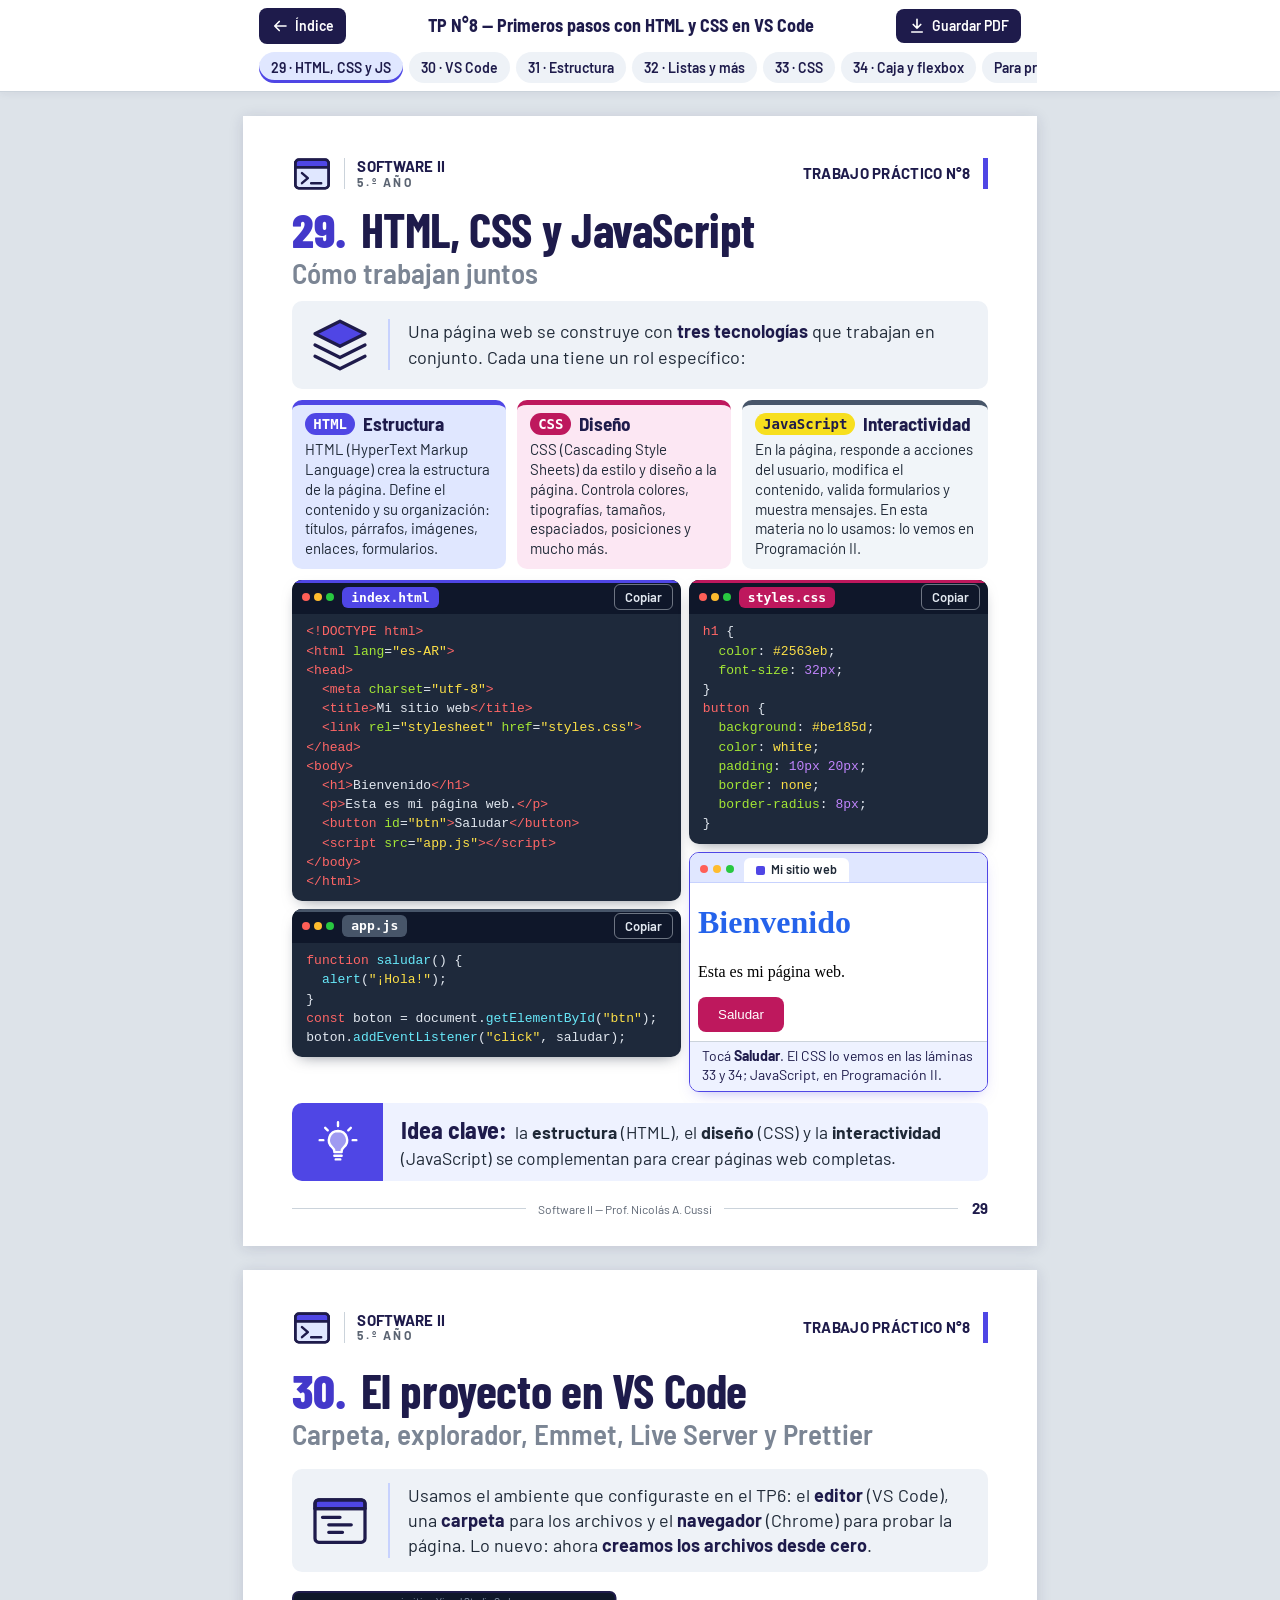
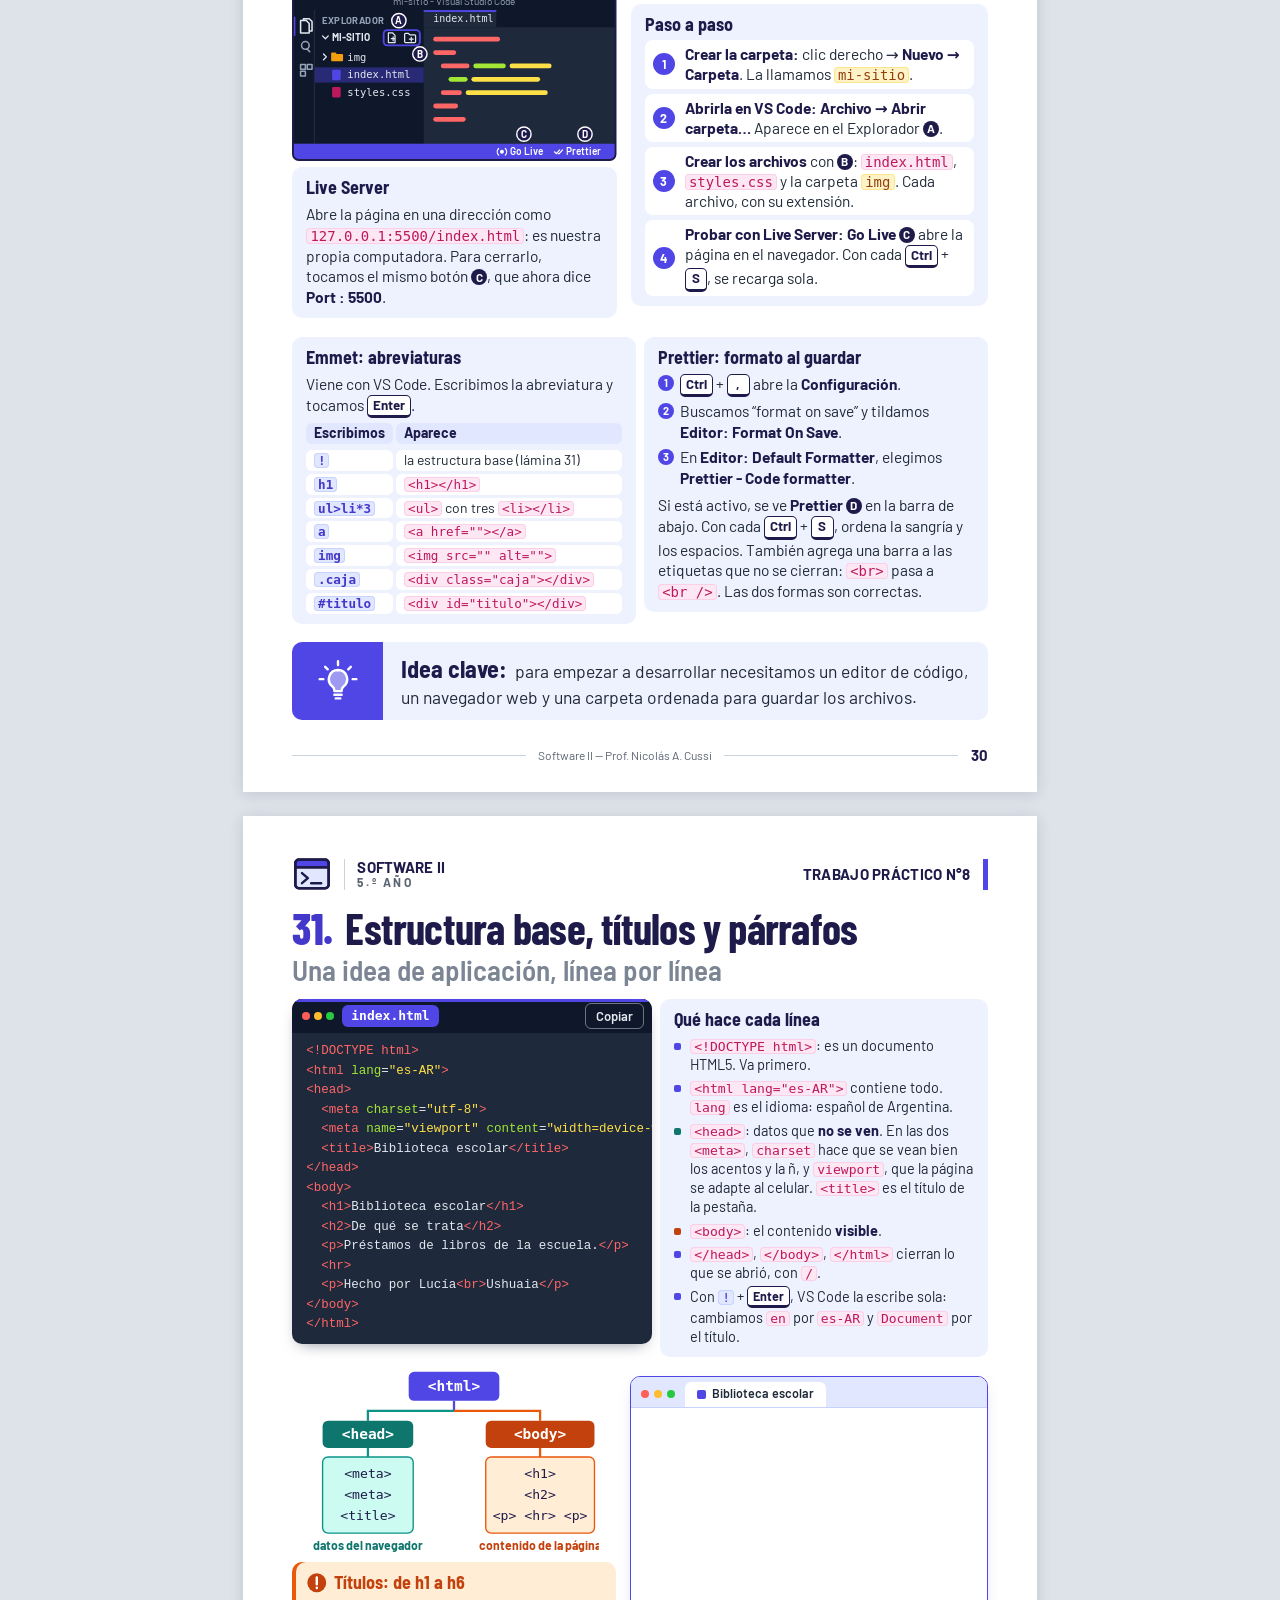
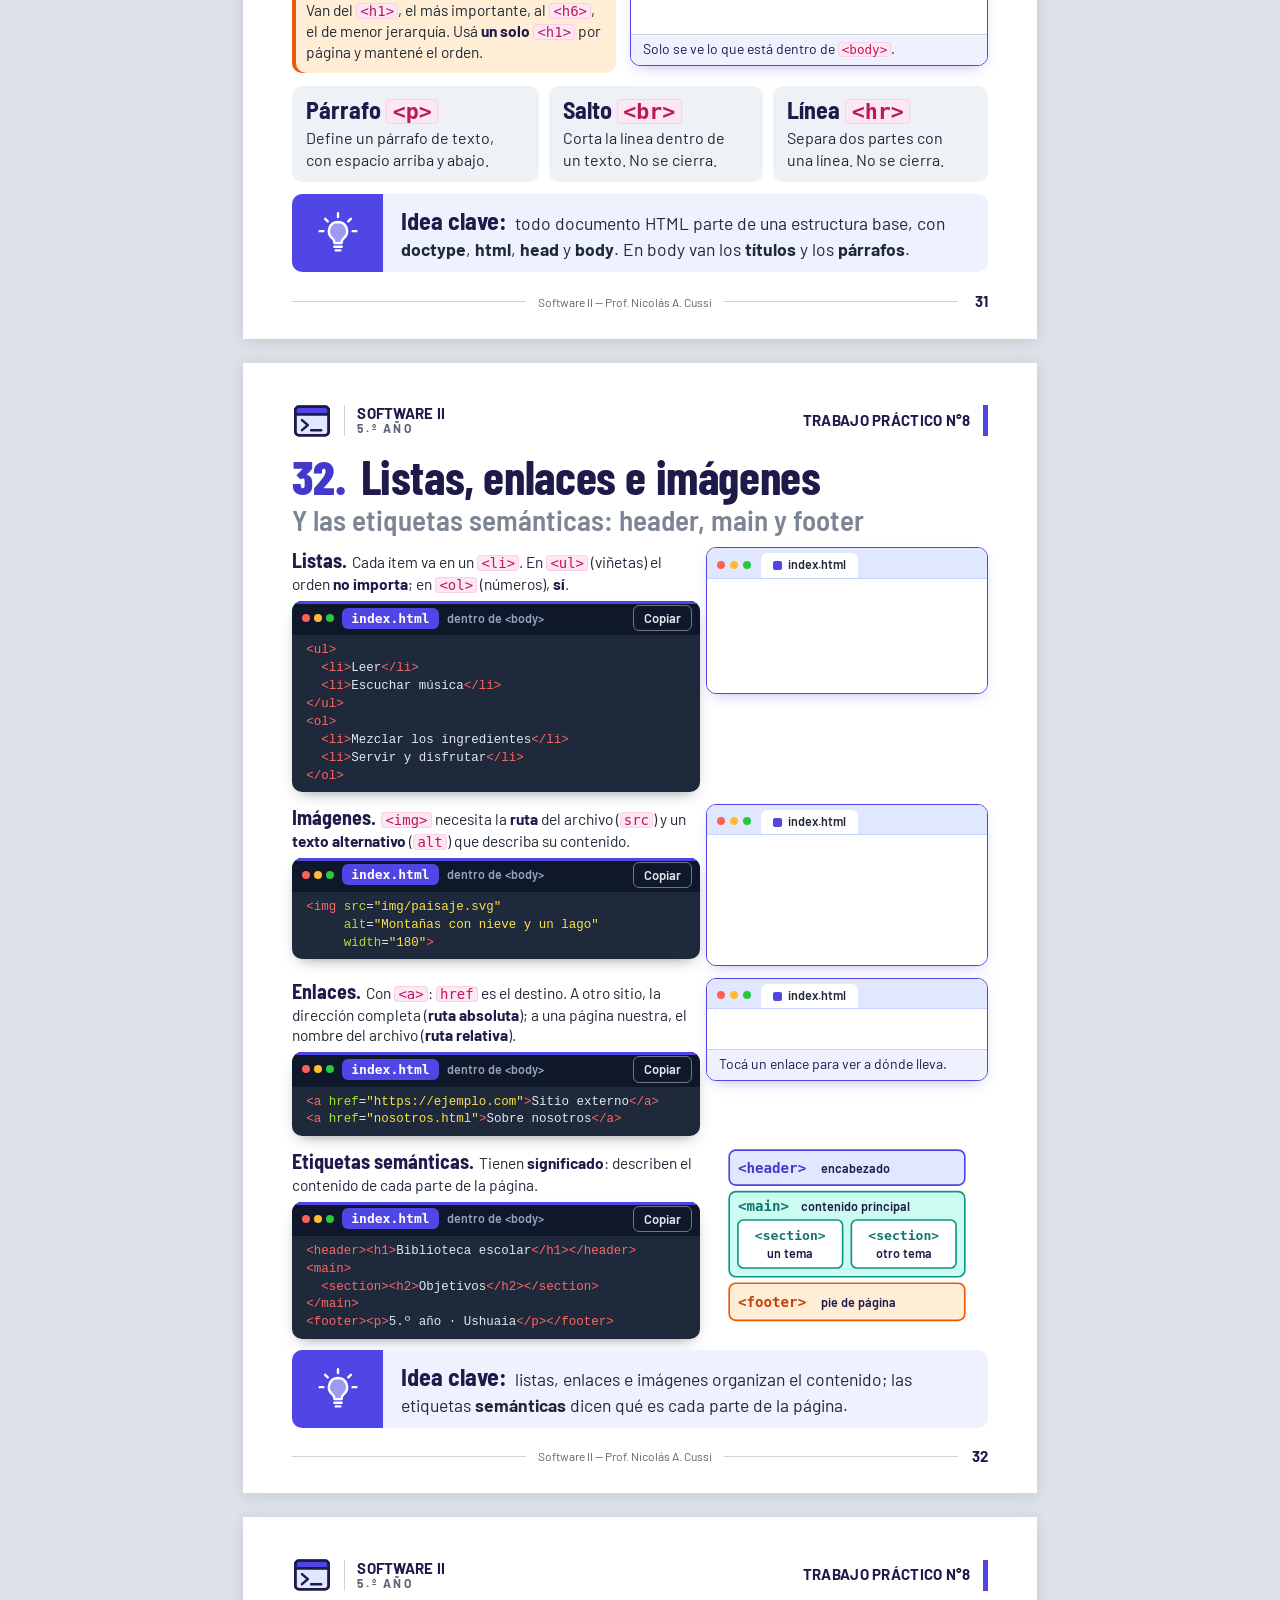
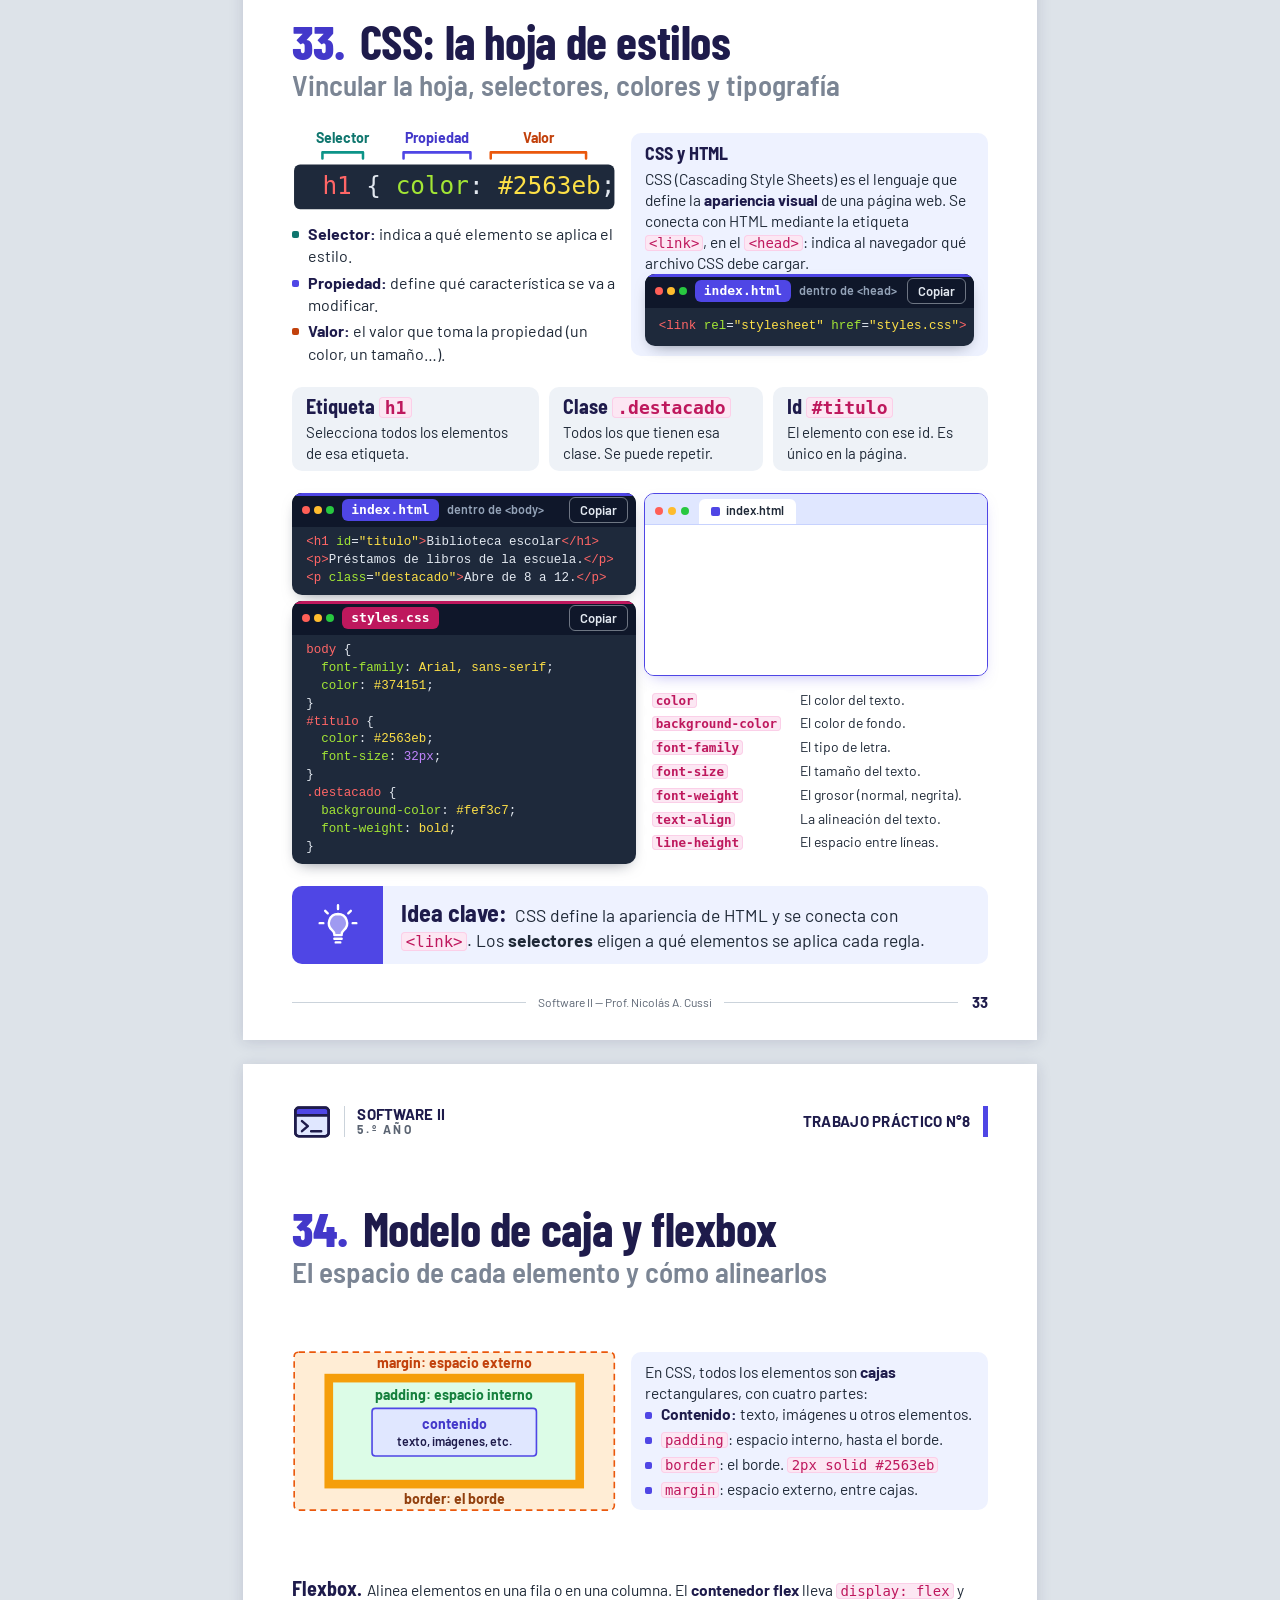
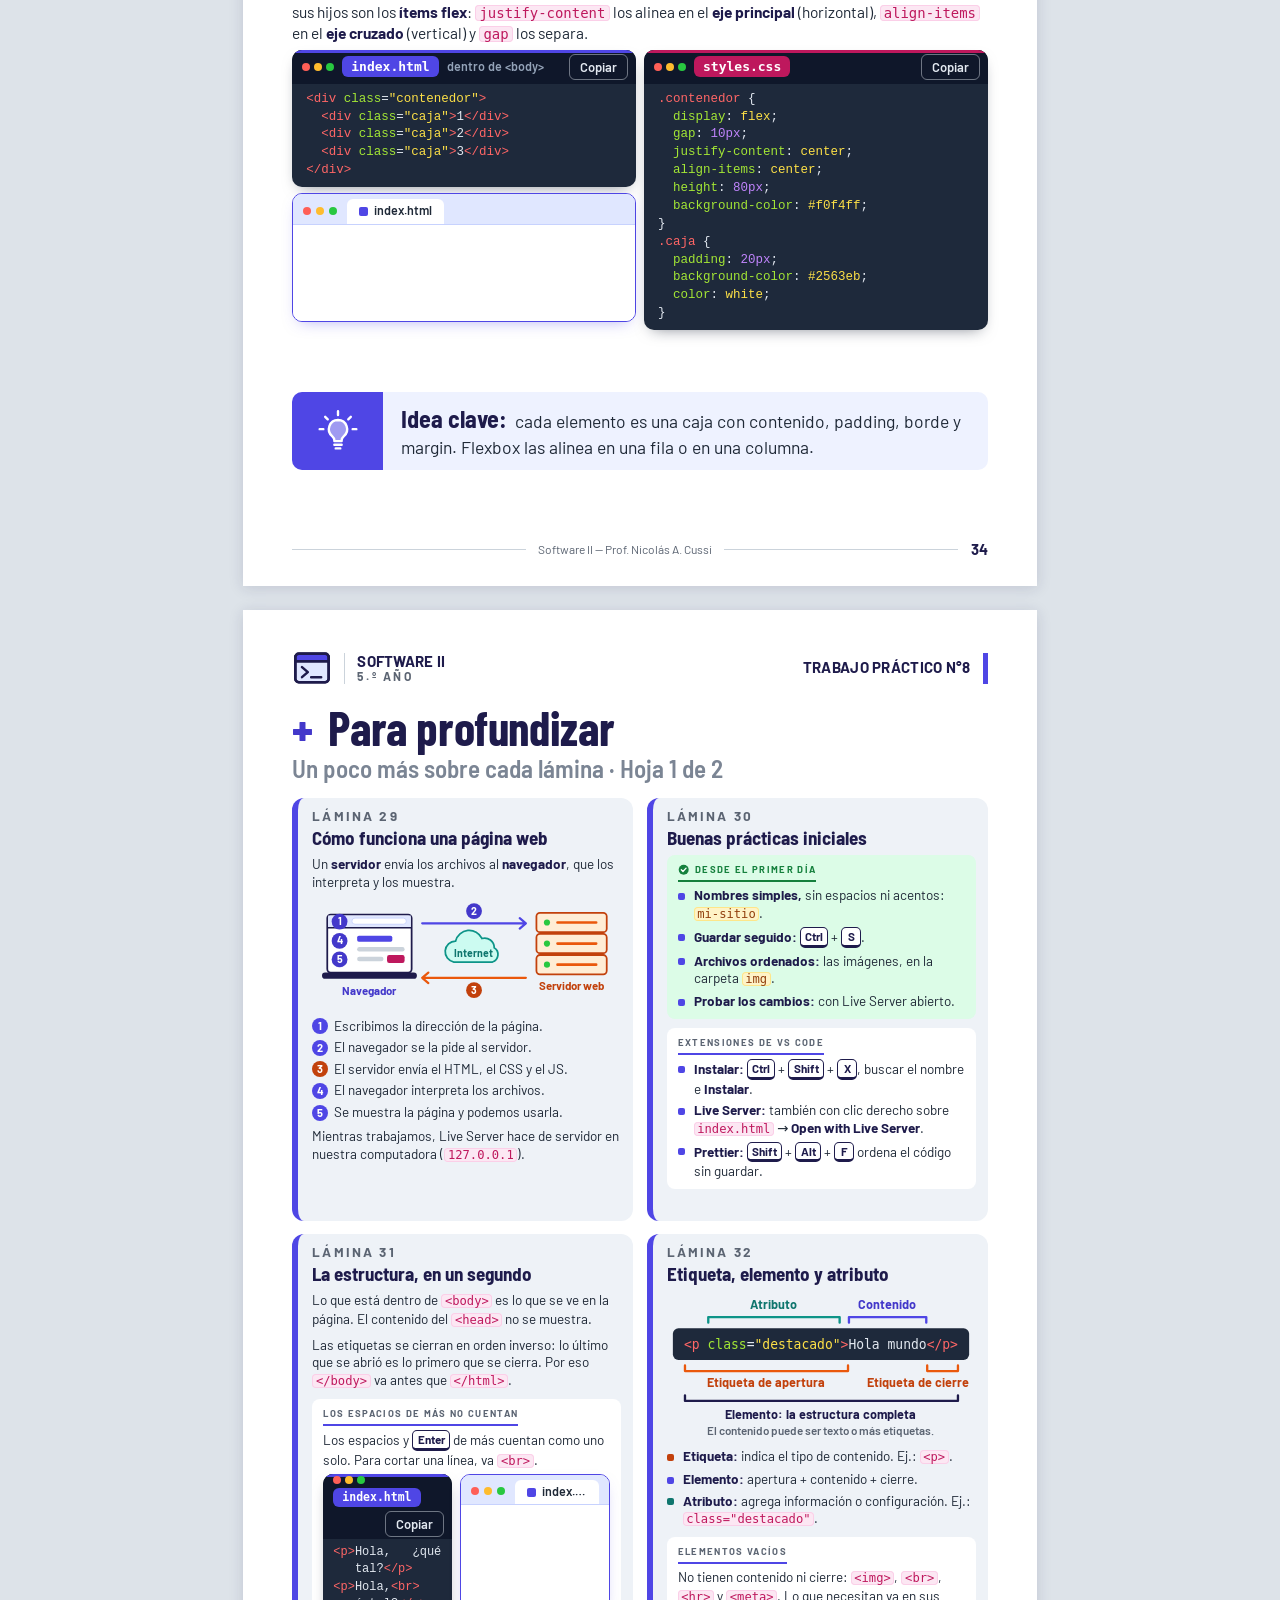
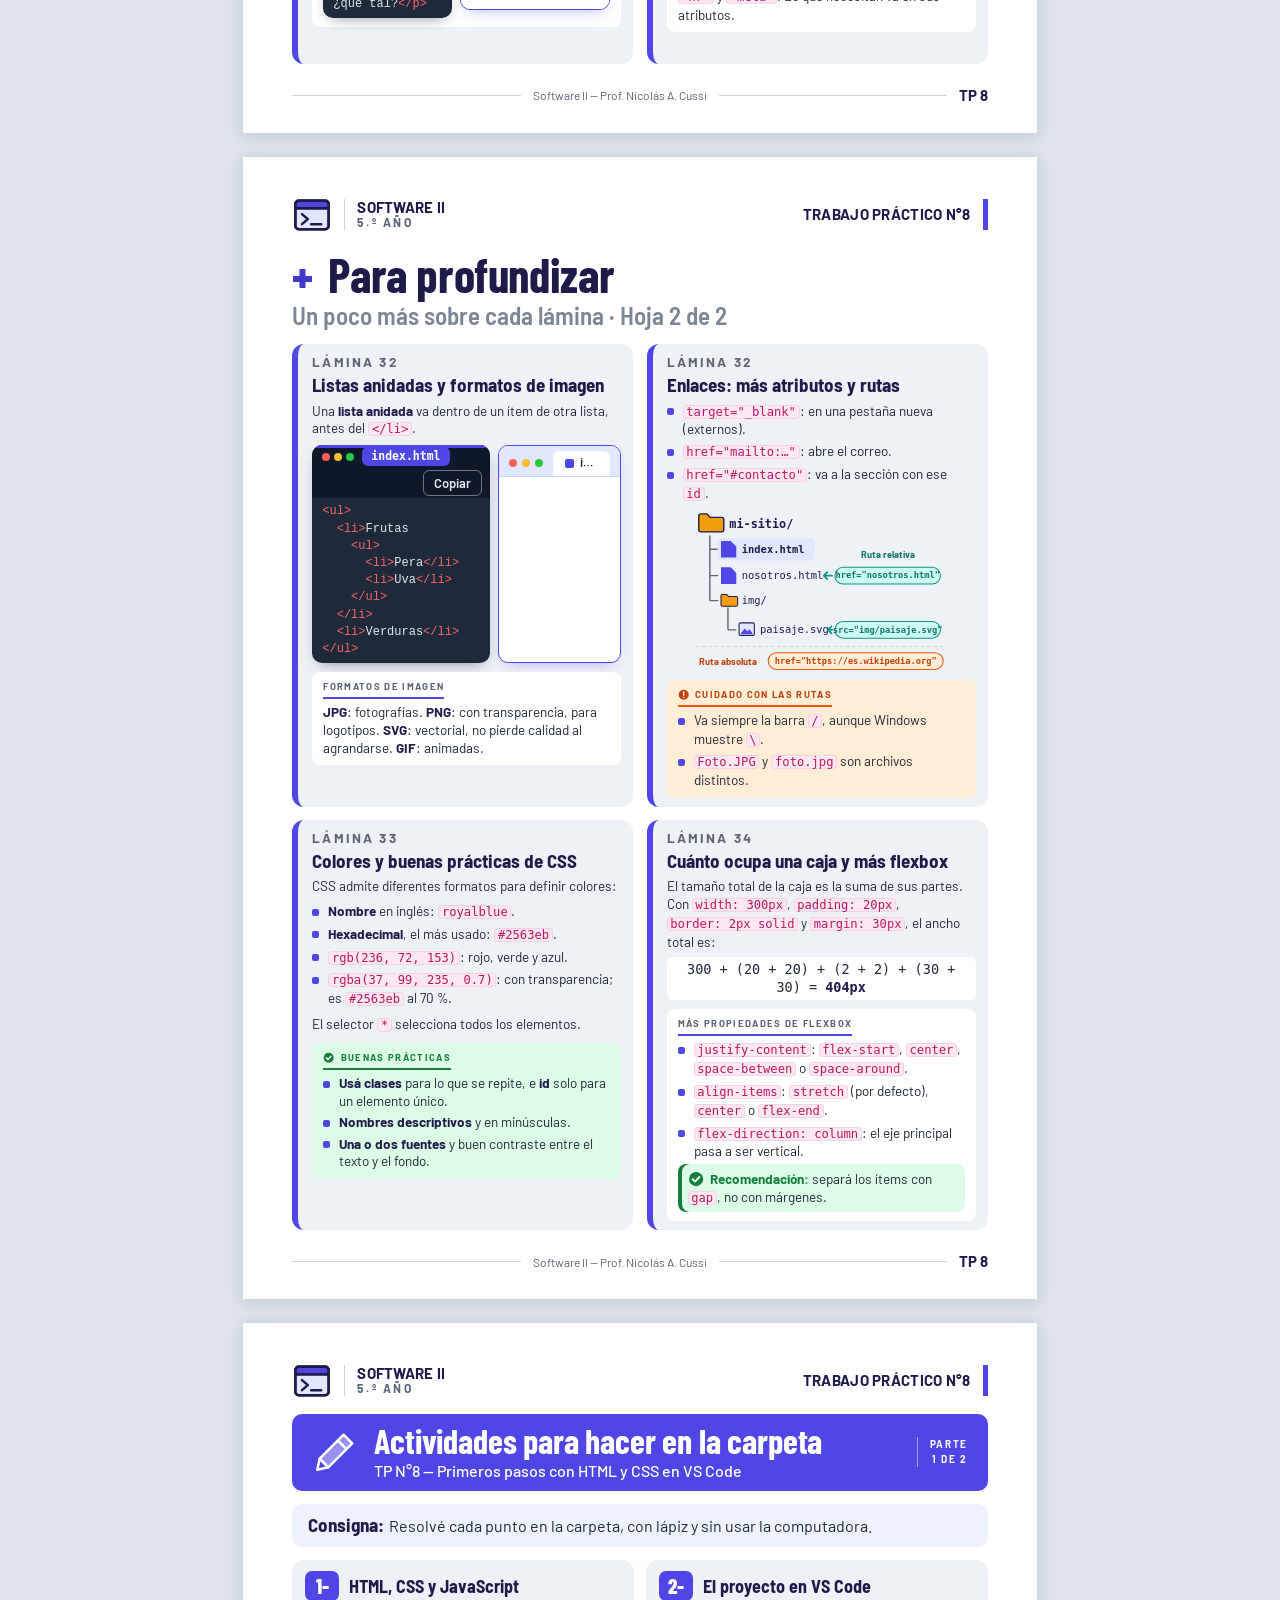
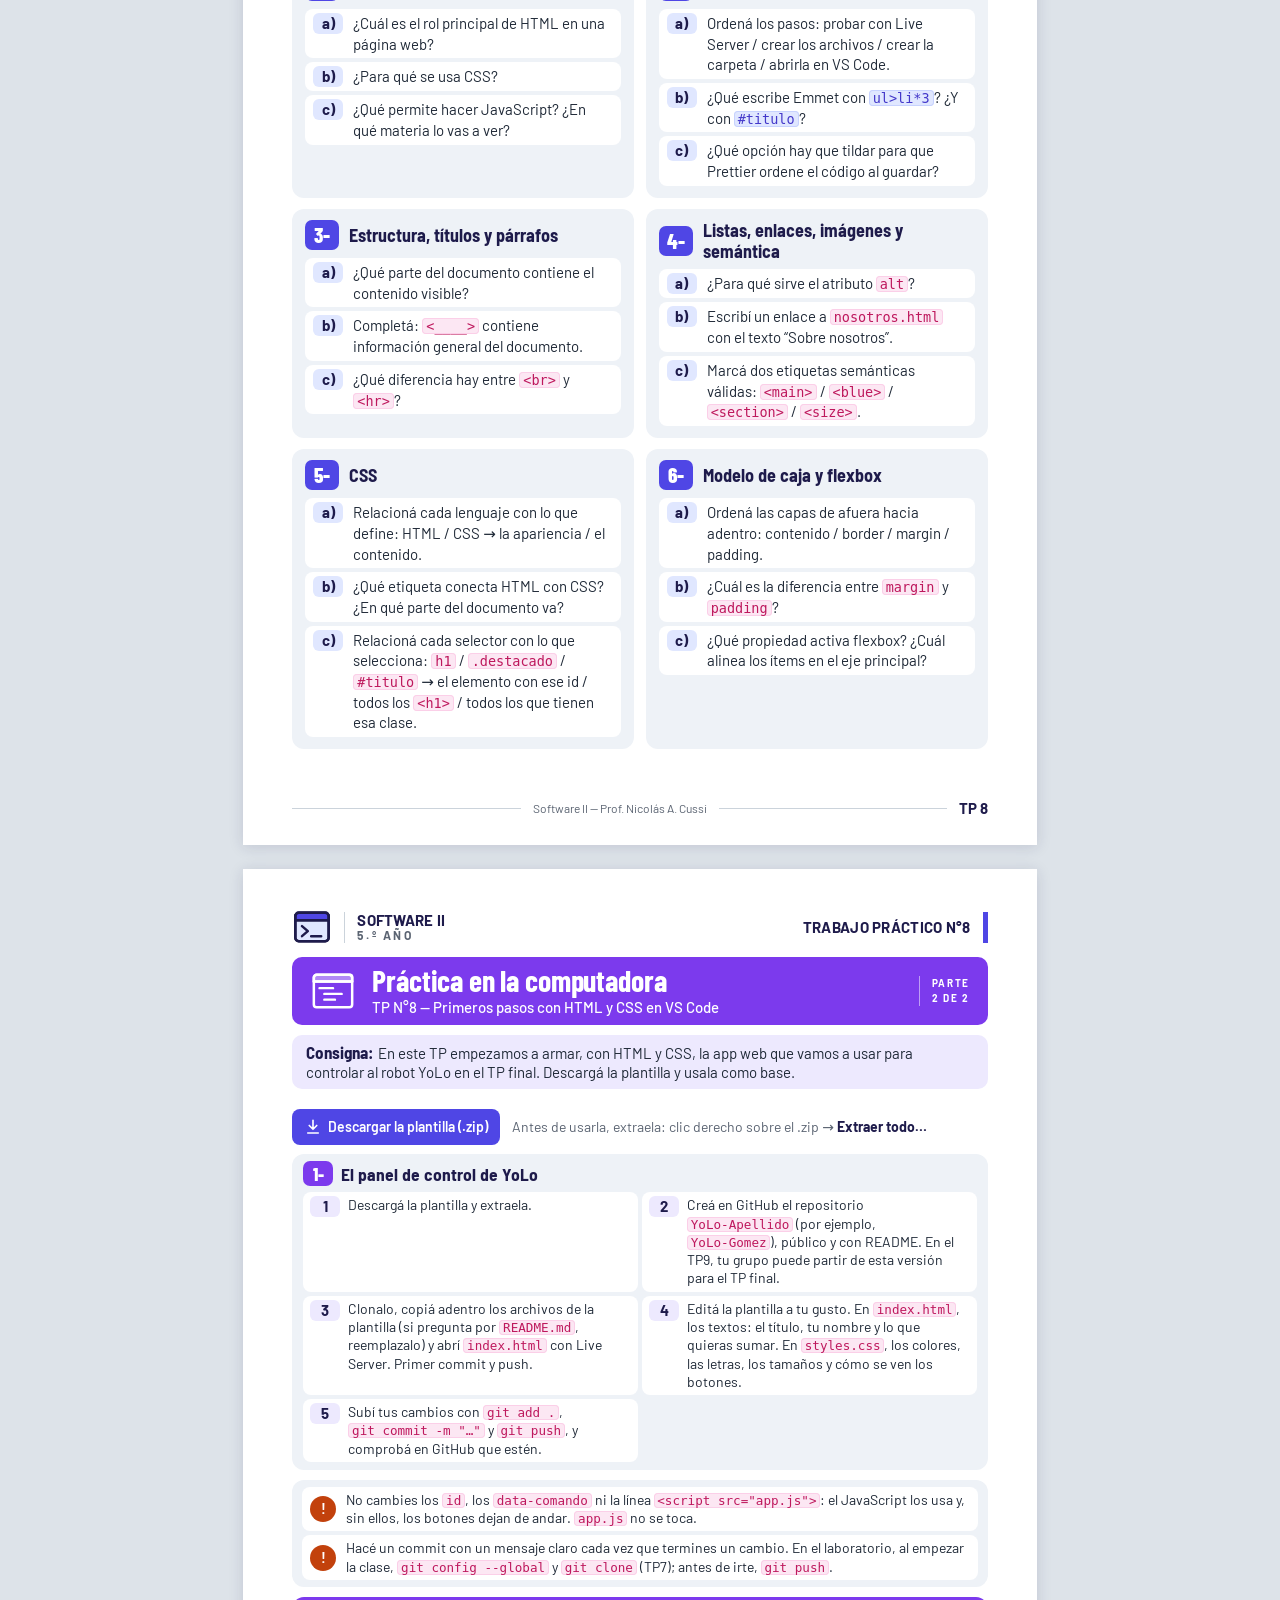
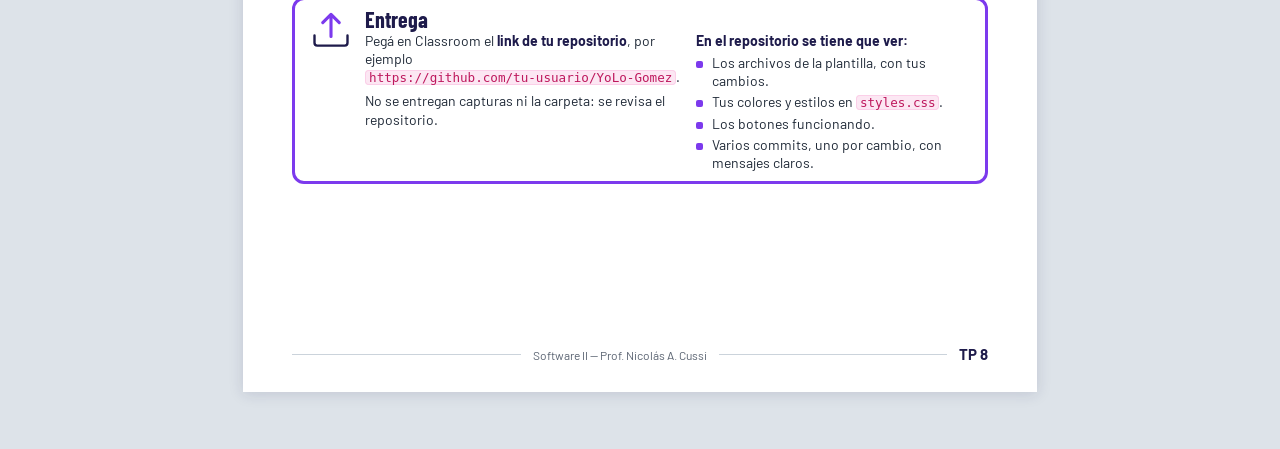
<file: unidades/tp08.html>
<!DOCTYPE html>
<html lang="es-AR">
<head>
  <meta charset="utf-8">
  <meta name="viewport" content="width=device-width, initial-scale=1">
  <title>TP N°8 — Primeros pasos con HTML y CSS en VS Code · Software II</title>
  <meta name="description" content="TP N°8 de Software II: cómo trabajan juntos HTML, CSS y JavaScript, el proyecto en VS Code con Emmet, Live Server y Prettier, y la estructura base de HTML con títulos y párrafos. Prof. Nicolás A. Cussi.">
  <meta name="theme-color" content="#4F46E5">
  <link rel="preload" href="../assets/fonts/barlow-latin-400-normal.woff2" as="font" type="font/woff2" crossorigin>
  <link rel="preload" href="../assets/fonts/barlow-semi-condensed-latin-700-normal.woff2" as="font" type="font/woff2" crossorigin>
  <link rel="stylesheet" href="../assets/css/estilos.css">
</head>
<body data-tp="8">

<!-- ====== Íconos ====== -->
<svg width="0" height="0" style="position:absolute" aria-hidden="true" focusable="false">
  <defs>
    <symbol id="i-terminal" viewBox="0 0 48 48">
      <rect x="4" y="7" width="40" height="34" rx="4" style="fill:var(--ac2, var(--acento-claro))"/>
      <path d="M8 7h32a4 4 0 0 1 4 4v5H4v-5a4 4 0 0 1 4-4z" style="fill:var(--ac)"/>
      <rect x="4" y="7" width="40" height="34" rx="4"/>
      <path d="M4 16h40M12 23l7 6-7 6M23 35h12"/>
    </symbol>
    <symbol id="i-capas" viewBox="0 0 48 48">
      <path d="M24 5 44 15 24 25 4 15z" style="fill:var(--ac)"/>
      <path d="M4 24l20 10 20-10M4 33l20 10 20-10"/>
    </symbol>
    <symbol id="i-editor" viewBox="0 0 48 48">
      <path d="M7 7h34a3 3 0 0 1 3 3v4H4v-4a3 3 0 0 1 3-3z" style="fill:var(--ac)"/>
      <rect x="4" y="7" width="40" height="34" rx="3"/>
      <path d="M4 14h40M10 21h14M15 27h18M15 33h11"/>
    </symbol>
    <symbol id="i-importante" viewBox="0 0 48 48">
      <circle cx="24" cy="24" r="21" style="fill:var(--ac);stroke:none"/>
      <path d="M24 12v15M24 35v.5" style="stroke:var(--blanco);stroke-width:5.5"/>
    </symbol>
    <symbol id="i-consejo" viewBox="0 0 48 48">
      <circle cx="24" cy="24" r="21" style="fill:var(--ac);stroke:none"/>
      <path d="M14 24.5l7 7 13-14" style="stroke:var(--blanco);stroke-width:5.5"/>
    </symbol>
    <symbol id="i-foco" viewBox="0 0 48 48">
      <path d="M24 2.5v4M10 8.5l2.8 2.8M38 8.5l-2.8 2.8M4 22h4M40 22h4"/>
      <path d="M24 12a10 10 0 0 0-6.2 17.8c1.4 1.2 2.2 2.6 2.2 4.2v1h8v-1c0-1.6.8-3 2.2-4.2A10 10 0 0 0 24 12z" style="fill:var(--ac)"/>
      <path d="M20 39h8M21.5 43h5"/>
    </symbol>
    <symbol id="i-lapiz" viewBox="0 0 48 48">
      <path d="M33 6l9 9-25 25-9-9z" style="fill:var(--ac)"/>
      <path d="M8 31 5.5 42.5 17 40z"/>
      <path d="M27 12l9 9"/>
    </symbol>
    <symbol id="i-subir" viewBox="0 0 48 48">
      <path d="M6 30v8a3 3 0 0 0 3 3h30a3 3 0 0 0 3-3v-8"/>
      <path d="M24 31V7M15 16l9-9 9 9" style="stroke:var(--ac);stroke-width:3.4"/>
    </symbol>
    <symbol id="i-descarga" viewBox="0 0 24 24">
      <path d="M12 3v12M7 10l5 5 5-5M5 20h14"/>
    </symbol>
    <symbol id="i-atras" viewBox="0 0 24 24">
      <path d="M20 12H5M11 6l-6 6 6 6"/>
    </symbol>
  </defs>
</svg>

<a class="saltar" href="#contenido">Saltar al contenido</a>

<header class="barra">
  <div class="barra__fila">
    <a class="boton barra__volver" href="../index.html"><svg aria-hidden="true" focusable="false"><use href="#i-atras"/></svg><span>Índice</span></a>
    <span class="barra__titulo">TP N°8 — Primeros pasos con HTML y CSS en VS Code</span>
    <button class="boton" type="button" data-imprimir aria-label="Guardar en PDF">
      <svg aria-hidden="true" focusable="false"><use href="#i-descarga"/></svg><span><span class="boton__largo">Guardar </span>PDF</span>
    </button>
  </div>
  <nav class="partes" aria-label="Partes del TP N°8">
    <a href="#pag-29">29 · HTML, CSS y JS</a>
    <a href="#pag-30">30 · VS Code</a>
    <a href="#pag-31">31 · Estructura</a>
    <a href="#pag-32">32 · Listas y más</a>
    <a href="#pag-33">33 · CSS</a>
    <a href="#pag-34">34 · Caja y flexbox</a>
    <a href="#profundizar">Para profundizar</a>
    <a href="#actividades">Actividades</a>
  </nav>
</header>

<main id="contenido" class="laminas">
  <h1 class="sr-only">TP N°8 — Primeros pasos con HTML y CSS en VS Code</h1>

  <!-- =================== LÁMINA 29 =================== -->
  <article class="lamina lamina--compacta" id="pag-29" aria-labelledby="t29">
    <div class="cab" aria-hidden="true">
      <svg class="cab__logo"><use href="#i-terminal"/></svg>
      <div class="cab__marca"><b>SOFTWARE II</b><span>5.º AÑO</span></div>
      <div class="cab__lema"><span class="cab__lema-largo">TRABAJO PRÁCTICO </span><span class="cab__lema-corto">TP </span><span class="cab__lema-n">N°8</span></div>
      <span class="cab__raya"></span>
    </div>

    <div class="tit">
      <h2 class="tit__h" id="t29"><span class="tit__num">29.</span> HTML, CSS y JavaScript</h2>
      <p class="tit__sub">Cómo trabajan juntos</p>
    </div>

    <div class="intro">
      <svg class="ico ico--xl" aria-hidden="true" focusable="false"><use href="#i-capas"/></svg>
      <p>Una página web se construye con <strong>tres tecnologías</strong> que trabajan en conjunto. Cada una tiene un rol específico:</p>
    </div>

    <ul class="tecs">
      <li class="tec tec--html">
        <h3><span class="etq etq--html">HTML</span> Estructura</h3>
        <p>HTML (<span lang="en">HyperText Markup Language</span>) crea la estructura de la página. Define el contenido y su organización: títulos, párrafos, imágenes, enlaces, formularios.</p>
      </li>
      <li class="tec tec--css">
        <h3><span class="etq etq--css">CSS</span> Diseño</h3>
        <p>CSS (<span lang="en">Cascading Style Sheets</span>) da estilo y diseño a la página. Controla colores, tipografías, tamaños, espaciados, posiciones y mucho más.</p>
      </li>
      <li class="tec tec--js">
        <h3><span class="etq etq--js">JavaScript</span> Interactividad</h3>
        <p>En la página, responde a acciones del usuario, modifica el contenido, valida formularios y muestra mensajes. En esta materia no lo usamos: lo vemos en Programación II.</p>
      </li>
    </ul>

    <div class="juntos">
      <div class="juntos__col">
        <figure class="codigo codigo--html" id="ej-29h">
          <figcaption><span class="codigo__archivo">index.html</span></figcaption>
          <pre tabindex="0" aria-label="Código de index.html"><code><span class="c-etq">&lt;!DOCTYPE html&gt;</span>
<span class="c-etq">&lt;html</span> <span class="c-atr">lang</span>=<span class="c-str">"es-AR"</span><span class="c-etq">&gt;</span>
<span class="c-etq">&lt;head&gt;</span>
  <span class="c-etq">&lt;meta</span> <span class="c-atr">charset</span>=<span class="c-str">"utf-8"</span><span class="c-etq">&gt;</span>
  <span class="c-etq">&lt;title&gt;</span>Mi sitio web<span class="c-etq">&lt;/title&gt;</span>
  <span class="c-etq">&lt;link</span> <span class="c-atr">rel</span>=<span class="c-str">"stylesheet"</span> <span class="c-atr">href</span>=<span class="c-str">"styles.css"</span><span class="c-etq">&gt;</span>
<span class="c-etq">&lt;/head&gt;</span>
<span class="c-etq">&lt;body&gt;</span>
  <span class="c-etq">&lt;h1&gt;</span>Bienvenido<span class="c-etq">&lt;/h1&gt;</span>
  <span class="c-etq">&lt;p&gt;</span>Esta es mi página web.<span class="c-etq">&lt;/p&gt;</span>
  <span class="c-etq">&lt;button</span> <span class="c-atr">id</span>=<span class="c-str">"btn"</span><span class="c-etq">&gt;</span>Saludar<span class="c-etq">&lt;/button&gt;</span>
  <span class="c-etq">&lt;script</span> <span class="c-atr">src</span>=<span class="c-str">"app.js"</span><span class="c-etq">&gt;&lt;/script&gt;</span>
<span class="c-etq">&lt;/body&gt;</span>
<span class="c-etq">&lt;/html&gt;</span></code></pre>
        </figure>
        <figure class="codigo codigo--js" id="ej-29j">
          <figcaption><span class="codigo__archivo">app.js</span></figcaption>
          <pre tabindex="0" aria-label="Código de app.js"><code><span class="c-etq">function</span> <span class="c-fun">saludar</span>() {
  <span class="c-fun">alert</span>(<span class="c-str">"¡Hola!"</span>);
}
<span class="c-etq">const</span> boton = document.<span class="c-fun">getElementById</span>(<span class="c-str">"btn"</span>);
boton.<span class="c-fun">addEventListener</span>(<span class="c-str">"click"</span>, saludar);</code></pre>
        </figure>
      </div>
      <div class="juntos__col">
        <figure class="codigo codigo--css" id="ej-29c">
          <figcaption><span class="codigo__archivo">styles.css</span></figcaption>
          <pre tabindex="0" aria-label="Código de styles.css"><code><span class="c-etq">h1</span> {
  <span class="c-atr">color</span>: <span class="c-str">#2563eb</span>;
  <span class="c-atr">font-size</span>: <span class="c-num">32px</span>;
}
<span class="c-etq">button</span> {
  <span class="c-atr">background</span>: <span class="c-str">#be185d</span>;
  <span class="c-atr">color</span>: <span class="c-str">white</span>;
  <span class="c-atr">padding</span>: <span class="c-num">10px 20px</span>;
  <span class="c-atr">border</span>: <span class="c-str">none</span>;
  <span class="c-atr">border-radius</span>: <span class="c-num">8px</span>;
}</code></pre>
        </figure>
        <figure class="resultado" data-html="ej-29h" data-css="ej-29c" data-js="ej-29j" style="--alto:158px">
          <div class="resultado__barra" aria-hidden="true"><span class="resultado__puntos"></span><span class="resultado__pestana">Mi sitio web</span></div>
          <iframe title="Resultado en el navegador: el título Bienvenido en azul, un párrafo y el botón Saludar. Al tocar el botón aparece el mensaje ¡Hola!" sandbox="allow-scripts allow-modals"></iframe>
          <figcaption class="resultado__nota">Tocá <strong>Saludar</strong>. El CSS lo vemos en las láminas 33 y 34; JavaScript, en Programación II.</figcaption>
        </figure>
      </div>
    </div>

    <aside class="idea" aria-label="Idea clave">
      <span class="idea__ico"><svg class="ico" aria-hidden="true" focusable="false"><use href="#i-foco"/></svg></span>
      <p><strong>Idea clave:</strong> la <b>estructura</b> (HTML), el <b>diseño</b> (CSS) y la <b>interactividad</b> (JavaScript) se complementan para crear páginas web completas.</p>
    </aside>

    <footer class="pie">
      <span class="pie__linea"></span>
      <span>Software II — Prof. Nicolás A. Cussi</span>
      <span class="pie__linea"></span>
      <span class="pie__num" aria-label="Lámina 29">29</span>
    </footer>
  </article>

  <!-- =================== LÁMINA 30 =================== -->
  <article class="lamina lamina--compacta" id="pag-30" aria-labelledby="t30">
    <div class="cab" aria-hidden="true">
      <svg class="cab__logo"><use href="#i-terminal"/></svg>
      <div class="cab__marca"><b>SOFTWARE II</b><span>5.º AÑO</span></div>
      <div class="cab__lema"><span class="cab__lema-largo">TRABAJO PRÁCTICO </span><span class="cab__lema-corto">TP </span><span class="cab__lema-n">N°8</span></div>
      <span class="cab__raya"></span>
    </div>

    <div class="tit">
      <h2 class="tit__h" id="t30"><span class="tit__num">30.</span> El proyecto en VS Code</h2>
      <p class="tit__sub">Carpeta, explorador, Emmet, Live Server y Prettier</p>
    </div>

    <div class="intro">
      <svg class="ico ico--xl" aria-hidden="true" focusable="false"><use href="#i-editor"/></svg>
      <p>Usamos el ambiente que configuraste en el TP6: el <strong>editor</strong> (VS Code), una <strong>carpeta</strong> para los archivos y el <strong>navegador</strong> (Chrome) para probar la página. Lo nuevo: ahora <strong>creamos los archivos desde cero</strong>.</p>
    </div>

    <div class="esquema-par esquema-par--pantalla">
      <div class="ej-col">
      <figure class="esquema">
        <svg viewBox="0 0 340 178" style="max-width:420px;margin:0 auto" role="img" aria-labelledby="esq30">
          <title id="esq30">La pantalla de VS Code con la carpeta mi-sitio abierta. A: a la izquierda, el Explorador muestra la carpeta con img, index.html y styles.css. B: al lado del nombre de la carpeta, los botones Nuevo archivo y Nueva carpeta. A la derecha, el editor con index.html abierto. C: abajo, en la barra de estado, el botón Go Live de Live Server. D: al lado, Prettier.</title>
          <!-- Ventana -->
          <rect x="1" y="1" width="338" height="176" rx="6" style="fill:var(--cod-fondo)"/>
          <path d="M7 1h326a6 6 0 0 1 6 6v13H1V7a6 6 0 0 1 6-6z" style="fill:var(--consola-fondo)"/>
          <text x="170" y="14.5" text-anchor="middle" style="font-family:var(--fuente);font-size:10.5px;fill:var(--cod-com)">mi-sitio - Visual Studio Code</text>
          <!-- Barra de actividades y Explorador -->
          <rect x="1" y="20" width="137" height="140" style="fill:var(--consola-fondo)"/>
          <path d="M23.5 20v140" style="stroke:var(--cod-fondo);stroke-width:1.5"/>
          <rect x="1" y="27" width="2.5" height="20" style="fill:var(--acento)"/>
          <g style="fill:none;stroke-width:1.6;stroke-linecap:round;stroke-linejoin:round">
            <path d="M9 31h6l3 3v10H9zM12 31v-2h6l3 3v10h-3" style="stroke:var(--cod-base)"/>
            <path d="M15.5 60.5l3 3M10 57a4 4 0 1 0 8 0a4 4 0 1 0-8 0" style="stroke:var(--cod-com)"/>
            <path d="M9 77h5v5H9zM16 77h5v5h-5zM9 84h5v5H9z" style="stroke:var(--cod-com)"/>
          </g>
          <text x="31" y="35" style="font-family:var(--fuente);font-size:10px;font-weight:700;letter-spacing:.04em;fill:var(--cod-com)">EXPLORADOR</text>
          <path d="M32 47l3 3 3-3" style="fill:none;stroke:var(--cod-base);stroke-width:1.4;stroke-linecap:round;stroke-linejoin:round"/>
          <text x="42" y="52.5" style="font-family:var(--fuente);font-size:10.5px;font-weight:700;fill:var(--cod-base)">MI-SITIO</text>
          <!-- B: Nuevo archivo y Nueva carpeta -->
          <rect x="96" y="41" width="38" height="16" rx="4" style="fill:none;stroke:var(--acento);stroke-width:2"/>
          <g style="fill:none;stroke:var(--cod-base);stroke-width:1.3;stroke-linecap:round;stroke-linejoin:round">
            <path d="M101 44h4.5l2.5 2.5v7.5h-7zM104 50h4M106 48v4"/>
            <path d="M118 45.5a1 1 0 0 1 1-1h3l1.5 1.5h5a1 1 0 0 1 1 1v6a1 1 0 0 1-1 1H119a1 1 0 0 1-1-1zM123 50.5h4M125 48.5v4"/>
          </g>
          <!-- Árbol de la carpeta -->
          <rect x="24" y="80" width="114" height="16" style="fill:var(--acento);opacity:.4"/>
          <path d="M33 66l3 3-3 3" style="fill:none;stroke:var(--cod-base);stroke-width:1.4;stroke-linecap:round;stroke-linejoin:round"/>
          <path d="M41 65.5a1 1 0 0 1 1-1h3.5l1.5 1.5h5.5a1 1 0 0 1 1 1v5.5a1 1 0 0 1-1 1H42a1 1 0 0 1-1-1z" style="fill:var(--carpeta)"/>
          <rect x="42" y="82.5" width="9" height="11" rx="1.5" style="fill:var(--html)"/>
          <rect x="42" y="100.5" width="9" height="11" rx="1.5" style="fill:var(--css)"/>
          <g style="font-family:var(--fuente-codigo);font-size:11px;fill:var(--cod-base)">
            <text x="58" y="73">img</text>
            <text x="58" y="91.5">index.html</text>
            <text x="58" y="109.5">styles.css</text>
          </g>
          <!-- Editor -->
          <rect x="138" y="20" width="201" height="18" style="fill:var(--consola-fondo)"/>
          <rect x="138" y="20" width="76" height="18" style="fill:var(--cod-fondo)"/>
          <rect x="138" y="20" width="76" height="2" style="fill:var(--acento)"/>
          <text x="148" y="33" style="font-family:var(--fuente-codigo);font-size:10.5px;fill:var(--cod-base)">index.html</text>
          <g style="fill:var(--cod-etq)"><rect x="148" y="48" width="70" height="5" rx="2.5"/><rect x="148" y="132" width="34" height="5" rx="2.5"/></g>
          <g style="fill:var(--cod-etq)"><rect x="148" y="62" width="24" height="5" rx="2.5"/><rect x="156" y="76" width="30" height="5" rx="2.5"/><rect x="156" y="104" width="22" height="5" rx="2.5"/><rect x="148" y="118" width="26" height="5" rx="2.5"/></g>
          <g style="fill:var(--cod-atr)"><rect x="190" y="76" width="34" height="5" rx="2.5"/><rect x="164" y="90" width="20" height="5" rx="2.5"/></g>
          <g style="fill:var(--cod-str)"><rect x="228" y="76" width="44" height="5" rx="2.5"/><rect x="188" y="90" width="72" height="5" rx="2.5"/><rect x="182" y="104" width="86" height="5" rx="2.5"/></g>
          <!-- Barra de estado: C Go Live, D Prettier -->
          <path d="M1 160h338v11a6 6 0 0 1-6 6H7a6 6 0 0 1-6-6z" style="fill:var(--acento)"/>
          <g style="fill:none;stroke:var(--blanco);stroke-width:1.3;stroke-linecap:round">
            <circle cx="220" cy="168.5" r="1.4" style="fill:var(--blanco)"/>
            <path d="M216.5 165a5 5 0 0 0 0 7M223.5 165a5 5 0 0 1 0 7"/>
            <path d="M275 168.5l2 2 3.5-4M279 170.5l1 0 3.5-4"/>
          </g>
          <g style="font-family:var(--fuente);font-size:10.5px;font-weight:600;fill:var(--blanco)">
            <text x="228" y="172">Go Live</text>
            <text x="287" y="172">Prettier</text>
          </g>
          <rect x="1" y="1" width="338" height="176" rx="6" style="fill:none;stroke:var(--tinta);stroke-width:2"/>
          <!-- Letras -->
          <g style="fill:var(--tinta);stroke:var(--blanco);stroke-width:1.5">
            <circle cx="112" cy="31" r="7.5"/>
            <circle cx="134" cy="66" r="7.5"/>
            <circle cx="243" cy="150" r="7.5"/>
            <circle cx="307" cy="150" r="7.5"/>
          </g>
          <g class="tt tt--claro" text-anchor="middle" style="font-size:10.5px;font-weight:700">
            <text x="112" y="34.8">A</text><text x="134" y="69.8">B</text><text x="243" y="153.8">C</text><text x="307" y="153.8">D</text>
          </g>
        </svg>
      </figure>
      <aside class="esquema-nota" aria-labelledby="n30a">
        <h3 id="n30a">Live Server</h3>
        <p class="esquema-nota__p">Abre la página en una dirección como <code>127.0.0.1:5500/index.html</code>: es nuestra propia computadora. Para cerrarlo, tocamos el mismo botón <span class="marca">C</span>, que ahora dice <strong lang="en">Port&nbsp;:&nbsp;5500</strong>.</p>
      </aside>
      </div>
      <section class="esquema-nota" aria-labelledby="s30">
        <h3 id="s30">Paso a paso</h3>
        <ol class="puntos puntos--pasos">
          <li><span class="puntos__n" aria-hidden="true">1</span><span><strong>Crear la carpeta:</strong> clic derecho → <strong>Nuevo → Carpeta</strong>. La llamamos <code class="cod-carpeta">mi-sitio</code>.</span></li>
          <li><span class="puntos__n" aria-hidden="true">2</span><span><strong>Abrirla en VS Code:</strong> <strong>Archivo → Abrir carpeta…</strong> Aparece en el Explorador <span class="marca">A</span>.</span></li>
          <li><span class="puntos__n" aria-hidden="true">3</span><span><strong>Crear los archivos</strong> con <span class="marca">B</span>: <code>index.html</code>, <code class="cod-css">styles.css</code> y la carpeta <code class="cod-carpeta">img</code>. Cada archivo, con su extensión.</span></li>
          <li><span class="puntos__n" aria-hidden="true">4</span><span><strong>Probar con Live Server:</strong> <strong>Go Live</strong> <span class="marca">C</span> abre la página en el navegador. Con cada <kbd>Ctrl</kbd> + <kbd>S</kbd>, se recarga sola.</span></li>
        </ol>
      </section>
    </div>

    <div class="ej ej--res">
      <section class="esquema-nota" aria-labelledby="n30b">
        <h3 id="n30b">Emmet: abreviaturas</h3>
        <p class="esquema-nota__p">Viene con VS Code. Escribimos la abreviatura y tocamos <kbd>Enter</kbd>.</p>
        <table class="tabla-comp tabla-comp--cmd">
          <caption class="sr-only">Abreviaturas de Emmet y lo que escribe cada una</caption>
          <thead><tr><th scope="col">Escribimos</th><th scope="col">Aparece</th></tr></thead>
          <tbody>
            <tr><th scope="row"><code class="cod-emmet">!</code></th><td>la estructura base (lámina 31)</td></tr>
            <tr><th scope="row"><code class="cod-emmet">h1</code></th><td><code class="cod-etq">&lt;h1&gt;&lt;/h1&gt;</code></td></tr>
            <tr><th scope="row"><code class="cod-emmet">ul&gt;li*3</code></th><td><code class="cod-etq">&lt;ul&gt;</code> con tres <code class="cod-etq">&lt;li&gt;&lt;/li&gt;</code></td></tr>
            <tr><th scope="row"><code class="cod-emmet">a</code></th><td><code class="cod-etq">&lt;a href=""&gt;&lt;/a&gt;</code></td></tr>
            <tr><th scope="row"><code class="cod-emmet">img</code></th><td><code class="cod-etq">&lt;img src="" alt=""&gt;</code></td></tr>
            <tr><th scope="row"><code class="cod-emmet">.caja</code></th><td><code class="cod-etq">&lt;div class="caja"&gt;&lt;/div&gt;</code></td></tr>
            <tr><th scope="row"><code class="cod-emmet">#titulo</code></th><td><code class="cod-etq">&lt;div id="titulo"&gt;&lt;/div&gt;</code></td></tr>
          </tbody>
        </table>
      </section>
      <section class="esquema-nota" aria-labelledby="n30c">
        <h3 id="n30c">Prettier: formato al guardar</h3>
        <ol class="pf__lista">
          <li><kbd>Ctrl</kbd> + <kbd>,</kbd> abre la <strong>Configuración</strong>.</li>
          <li>Buscamos “format on save” y tildamos <strong lang="en">Editor: Format On Save</strong>.</li>
          <li>En <strong lang="en">Editor: Default Formatter</strong>, elegimos <strong lang="en">Prettier - Code formatter</strong>.</li>
        </ol>
        <p class="esquema-nota__p esquema-nota__p--sep">Si está activo, se ve <strong>Prettier</strong> <span class="marca">D</span> en la barra de abajo. Con cada <kbd>Ctrl</kbd> + <kbd>S</kbd>, ordena la sangría y los espacios. También agrega una barra a las etiquetas que no se cierran: <code class="cod-etq">&lt;br&gt;</code> pasa a <code class="cod-etq">&lt;br /&gt;</code>. Las dos formas son correctas.</p>
      </section>
    </div>

    <aside class="idea" aria-label="Idea clave">
      <span class="idea__ico"><svg class="ico" aria-hidden="true" focusable="false"><use href="#i-foco"/></svg></span>
      <p><strong>Idea clave:</strong> para empezar a desarrollar necesitamos un editor de código, un navegador web y una carpeta ordenada para guardar los archivos.</p>
    </aside>

    <footer class="pie">
      <span class="pie__linea"></span>
      <span>Software II — Prof. Nicolás A. Cussi</span>
      <span class="pie__linea"></span>
      <span class="pie__num" aria-label="Lámina 30">30</span>
    </footer>
  </article>

  <!-- =================== LÁMINA 31 =================== -->
  <article class="lamina lamina--compacta" id="pag-31" aria-labelledby="t31">
    <div class="cab" aria-hidden="true">
      <svg class="cab__logo"><use href="#i-terminal"/></svg>
      <div class="cab__marca"><b>SOFTWARE II</b><span>5.º AÑO</span></div>
      <div class="cab__lema"><span class="cab__lema-largo">TRABAJO PRÁCTICO </span><span class="cab__lema-corto">TP </span><span class="cab__lema-n">N°8</span></div>
      <span class="cab__raya"></span>
    </div>

    <div class="tit">
      <h2 class="tit__h tit__h--largo" id="t31"><span class="tit__num">31.</span> Estructura base, títulos y párrafos</h2>
      <p class="tit__sub">Una idea de aplicación, línea por línea</p>
    </div>

    <div class="ej ej--est">
      <figure class="codigo codigo--html" id="ej-31">
        <figcaption><span class="codigo__archivo">index.html</span></figcaption>
        <pre tabindex="0" aria-label="Código de index.html de la portada"><code><span class="c-etq">&lt;!DOCTYPE html&gt;</span>
<span class="c-etq">&lt;html</span> <span class="c-atr">lang</span>=<span class="c-str">"es-AR"</span><span class="c-etq">&gt;</span>
<span class="c-etq">&lt;head&gt;</span>
  <span class="c-etq">&lt;meta</span> <span class="c-atr">charset</span>=<span class="c-str">"utf-8"</span><span class="c-etq">&gt;</span>
  <span class="c-etq">&lt;meta</span> <span class="c-atr">name</span>=<span class="c-str">"viewport"</span> <span class="c-atr">content</span>=<span class="c-str">"width=device-width, initial-scale=1"</span><span class="c-etq">&gt;</span>
  <span class="c-etq">&lt;title&gt;</span>Biblioteca escolar<span class="c-etq">&lt;/title&gt;</span>
<span class="c-etq">&lt;/head&gt;</span>
<span class="c-etq">&lt;body&gt;</span>
  <span class="c-etq">&lt;h1&gt;</span>Biblioteca escolar<span class="c-etq">&lt;/h1&gt;</span>
  <span class="c-etq">&lt;h2&gt;</span>De qué se trata<span class="c-etq">&lt;/h2&gt;</span>
  <span class="c-etq">&lt;p&gt;</span>Préstamos de libros de la escuela.<span class="c-etq">&lt;/p&gt;</span>
  <span class="c-etq">&lt;hr&gt;</span>
  <span class="c-etq">&lt;p&gt;</span>Hecho por Lucía<span class="c-etq">&lt;br&gt;</span>Ushuaia<span class="c-etq">&lt;/p&gt;</span>
<span class="c-etq">&lt;/body&gt;</span>
<span class="c-etq">&lt;/html&gt;</span></code></pre>
      </figure>
      <aside class="esquema-nota" aria-labelledby="n31">
        <h3 id="n31">Qué hace cada línea</h3>
        <ul class="pf__lista">
          <li><code class="cod-etq">&lt;!DOCTYPE html&gt;</code>: es un documento HTML5. Va primero.</li>
          <li><code class="cod-etq">&lt;html lang="es-AR"&gt;</code> contiene todo. <code>lang</code> es el idioma: español de Argentina.</li>
          <li class="punto--turquesa"><code class="cod-etq">&lt;head&gt;</code>: datos que <strong>no se ven</strong>. En las dos <code class="cod-etq">&lt;meta&gt;</code>, <code>charset</code> hace que se vean bien los acentos y la ñ, y <code>viewport</code>, que la página se adapte al celular. <code class="cod-etq">&lt;title&gt;</code> es el título de la pestaña.</li>
          <li class="punto--naranja"><code class="cod-etq">&lt;body&gt;</code>: el contenido <strong>visible</strong>.</li>
          <li><code class="cod-etq">&lt;/head&gt;</code>, <code class="cod-etq">&lt;/body&gt;</code>, <code class="cod-etq">&lt;/html&gt;</code> cierran lo que se abrió, con <code>/</code>.</li>
          <li>Con <code class="cod-emmet">!</code> + <kbd>Enter</kbd>, VS Code la escribe sola: cambiamos <code>en</code> por <code>es-AR</code> y <code>Document</code> por el título.</li>
        </ul>
      </aside>
    </div>

    <div class="esquema-par esquema-par--res">
      <div class="ej-col">
      <figure class="esquema">
        <svg viewBox="0 0 320 206" style="max-width:290px;margin:0 auto" role="img" aria-labelledby="esq31">
          <title id="esq31">Árbol de la portada. html contiene a head y a body. Dentro de head están las dos etiquetas meta y title: son datos para el navegador. Dentro de body están h1, h2, un párrafo p, la línea hr y otro párrafo p: es el contenido de la página.</title>
          <rect x="110" y="2" width="100" height="32" rx="6" style="fill:var(--acento)"/>
          <text x="160" y="23" text-anchor="middle" style="font-family:var(--fuente-codigo);font-size:16px;font-weight:700;fill:var(--blanco)">&lt;html&gt;</text>
          <g style="fill:none;stroke-width:2.5">
            <path d="M160 34v11" style="stroke:var(--acento)"/>
            <path d="M160 45H65v11M65 86v10" style="stroke:var(--turquesa)"/>
            <path d="M160 45h95v11M255 86v10" style="stroke:var(--naranja)"/>
          </g>
          <rect x="15" y="56" width="100" height="30" rx="6" style="fill:var(--turquesa-texto)"/>
          <rect x="195" y="56" width="120" height="30" rx="6" style="fill:var(--naranja-texto)"/>
          <g text-anchor="middle" style="font-family:var(--fuente-codigo);font-size:16px;font-weight:700;fill:var(--blanco)">
            <text x="65" y="76">&lt;head&gt;</text>
            <text x="255" y="76">&lt;body&gt;</text>
          </g>
          <rect x="15" y="96" width="100" height="84" rx="6" style="fill:var(--turquesa-claro);stroke:var(--turquesa);stroke-width:1.5"/>
          <rect x="195" y="96" width="120" height="84" rx="6" style="fill:var(--naranja-claro);stroke:var(--naranja);stroke-width:1.5"/>
          <g text-anchor="middle" style="font-family:var(--fuente-codigo);font-size:14.5px;fill:var(--tinta)">
            <text x="65" y="119">&lt;meta&gt;</text>
            <text x="65" y="142">&lt;meta&gt;</text>
            <text x="65" y="165">&lt;title&gt;</text>
            <text x="255" y="119">&lt;h1&gt;</text>
            <text x="255" y="142">&lt;h2&gt;</text>
            <text x="255" y="165">&lt;p&gt; &lt;hr&gt; &lt;p&gt;</text>
          </g>
          <g class="tt" text-anchor="middle" style="font-size:13.5px;font-weight:700">
            <text x="65" y="199" style="fill:var(--turquesa-texto)">datos del navegador</text>
            <text x="255" y="199" style="fill:var(--naranja-texto)">contenido de la página</text>
          </g>
        </svg>
      </figure>
      <aside class="esquema-nota esquema-nota--importante" aria-labelledby="n31b">
        <h3 id="n31b"><svg class="ico tit-ico" aria-hidden="true" focusable="false"><use href="#i-importante"/></svg>Títulos: de h1 a h6</h3>
        <p class="esquema-nota__p">Van del <code class="cod-etq">&lt;h1&gt;</code>, el más importante, al <code class="cod-etq">&lt;h6&gt;</code>, el de menor jerarquía. Usá <strong>un solo</strong> <code class="cod-etq">&lt;h1&gt;</code> por página y mantené el orden.</p>
      </aside>
      </div>
      <figure class="resultado" data-html="ej-31" style="--alto:226px;--alto-cel:250px">
        <div class="resultado__barra" aria-hidden="true"><span class="resultado__puntos"></span><span class="resultado__pestana">Biblioteca escolar</span></div>
        <iframe title="Resultado en el navegador: el título Biblioteca escolar, el subtítulo De qué se trata, un párrafo, una línea horizontal y un párrafo en dos renglones: Hecho por Lucía y, abajo, Ushuaia. Lo que está en el head no se ve." sandbox=""></iframe>
        <figcaption class="resultado__nota">Solo se ve lo que está dentro de <code class="cod-etq">&lt;body&gt;</code>.</figcaption>
      </figure>
    </div>

    <ul class="comparar comparar--3">
      <li><div><h3>Párrafo <code class="cod-etq">&lt;p&gt;</code></h3><p>Define un párrafo de texto, con espacio arriba y abajo.</p></div></li>
      <li><div><h3>Salto <code class="cod-etq">&lt;br&gt;</code></h3><p>Corta la línea dentro de un texto. No se cierra.</p></div></li>
      <li><div><h3>Línea <code class="cod-etq">&lt;hr&gt;</code></h3><p>Separa dos partes con una línea. No se cierra.</p></div></li>
    </ul>

    <aside class="idea" aria-label="Idea clave">
      <span class="idea__ico"><svg class="ico" aria-hidden="true" focusable="false"><use href="#i-foco"/></svg></span>
      <p><strong>Idea clave:</strong> todo documento HTML parte de una estructura base, con <b>doctype</b>, <b>html</b>, <b>head</b> y <b>body</b>. En body van los <b>títulos</b> y los <b>párrafos</b>.</p>
    </aside>

    <footer class="pie">
      <span class="pie__linea"></span>
      <span>Software II — Prof. Nicolás A. Cussi</span>
      <span class="pie__linea"></span>
      <span class="pie__num" aria-label="Lámina 31">31</span>
    </footer>
  </article>

  <!-- =================== LÁMINA 32 =================== -->
  <article class="lamina lamina--compacta" id="pag-32" aria-labelledby="t32">
    <div class="cab" aria-hidden="true">
      <svg class="cab__logo"><use href="#i-terminal"/></svg>
      <div class="cab__marca"><b>SOFTWARE II</b><span>5.º AÑO</span></div>
      <div class="cab__lema"><span class="cab__lema-largo">TRABAJO PRÁCTICO </span><span class="cab__lema-corto">TP </span><span class="cab__lema-n">N°8</span></div>
      <span class="cab__raya"></span>
    </div>

    <div class="tit">
      <h2 class="tit__h" id="t32"><span class="tit__num">32.</span> Listas, enlaces e imágenes</h2>
      <p class="tit__sub">Y las etiquetas semánticas: header, main y footer</p>
    </div>

    <section class="ej ej--chico tema" aria-labelledby="s32a">
      <div class="ej-col">
        <div class="tema__txt"><h3 id="s32a">Listas.</h3> <p>Cada ítem va en un <code class="cod-etq">&lt;li&gt;</code>. En <code class="cod-etq">&lt;ul&gt;</code> (viñetas) el orden <strong>no importa</strong>; en <code class="cod-etq">&lt;ol&gt;</code> (números), <strong>sí</strong>.</p></div>
        <figure class="codigo codigo--html" id="ej-32a">
          <figcaption><span class="codigo__archivo">index.html</span><span class="codigo__donde">dentro de &lt;body&gt;</span></figcaption>
          <pre tabindex="0" aria-label="Código de index.html, dentro de body"><code><span class="c-etq">&lt;ul&gt;</span>
  <span class="c-etq">&lt;li&gt;</span>Leer<span class="c-etq">&lt;/li&gt;</span>
  <span class="c-etq">&lt;li&gt;</span>Escuchar música<span class="c-etq">&lt;/li&gt;</span>
<span class="c-etq">&lt;/ul&gt;</span>
<span class="c-etq">&lt;ol&gt;</span>
  <span class="c-etq">&lt;li&gt;</span>Mezclar los ingredientes<span class="c-etq">&lt;/li&gt;</span>
  <span class="c-etq">&lt;li&gt;</span>Servir y disfrutar<span class="c-etq">&lt;/li&gt;</span>
<span class="c-etq">&lt;/ol&gt;</span></code></pre>
        </figure>
      </div>
      <figure class="resultado" data-html="ej-32a" style="--alto:114px">
        <div class="resultado__barra" aria-hidden="true"><span class="resultado__puntos"></span><span class="resultado__pestana">index.html</span></div>
        <iframe title="Resultado en el navegador: Leer y Escuchar música marcados con viñetas, y abajo Mezclar los ingredientes y Servir y disfrutar numerados 1 y 2." sandbox=""></iframe>
      </figure>
    </section>

    <section class="ej ej--chico tema" aria-labelledby="s32b">
      <div class="ej-col">
        <div class="tema__txt"><h3 id="s32b">Imágenes.</h3> <p><code class="cod-etq">&lt;img&gt;</code> necesita la <strong>ruta</strong> del archivo (<code>src</code>) y un <strong>texto alternativo</strong> (<code>alt</code>) que describa su contenido.</p></div>
        <figure class="codigo codigo--html" id="ej-32b">
          <figcaption><span class="codigo__archivo">index.html</span><span class="codigo__donde">dentro de &lt;body&gt;</span></figcaption>
          <pre tabindex="0" aria-label="Código de index.html, dentro de body"><code><span class="c-etq">&lt;img</span> <span class="c-atr">src</span>=<span class="c-str">"img/paisaje.svg"</span>
     <span class="c-atr">alt</span>=<span class="c-str">"Montañas con nieve y un lago"</span>
     <span class="c-atr">width</span>=<span class="c-str">"180"</span><span class="c-etq">&gt;</span></code></pre>
        </figure>
      </div>
      <figure class="resultado" data-html="ej-32b" style="--alto:130px">
        <div class="resultado__barra" aria-hidden="true"><span class="resultado__puntos"></span><span class="resultado__pestana">index.html</span></div>
        <iframe title="Resultado en el navegador: la ilustración de unas montañas con nieve junto a un lago." sandbox=""></iframe>
      </figure>
    </section>

    <section class="ej ej--chico tema" aria-labelledby="s32c">
      <div class="ej-col">
        <div class="tema__txt"><h3 id="s32c">Enlaces.</h3> <p>Con <code class="cod-etq">&lt;a&gt;</code>: <code>href</code> es el destino. A otro sitio, la dirección completa (<strong>ruta absoluta</strong>); a una página nuestra, el nombre del archivo (<strong>ruta relativa</strong>).</p></div>
        <figure class="codigo codigo--html" id="ej-32c">
          <figcaption><span class="codigo__archivo">index.html</span><span class="codigo__donde">dentro de &lt;body&gt;</span></figcaption>
          <pre tabindex="0" aria-label="Código de index.html, dentro de body"><code><span class="c-etq">&lt;a</span> <span class="c-atr">href</span>=<span class="c-str">"https://ejemplo.com"</span><span class="c-etq">&gt;</span>Sitio externo<span class="c-etq">&lt;/a&gt;</span>
<span class="c-etq">&lt;a</span> <span class="c-atr">href</span>=<span class="c-str">"nosotros.html"</span><span class="c-etq">&gt;</span>Sobre nosotros<span class="c-etq">&lt;/a&gt;</span></code></pre>
        </figure>
      </div>
      <figure class="resultado" data-html="ej-32c" style="--alto:40px">
        <div class="resultado__barra" aria-hidden="true"><span class="resultado__puntos"></span><span class="resultado__pestana">index.html</span></div>
        <iframe title="Resultado en el navegador: dos enlaces en azul y subrayados, uno al lado del otro: Sitio externo y Sobre nosotros." sandbox="allow-scripts"></iframe>
        <figcaption class="resultado__nota">Tocá un enlace para ver a dónde lleva.</figcaption>
      </figure>
    </section>

    <section class="ej ej--chico tema" aria-labelledby="s32d">
      <div class="ej-col">
        <div class="tema__txt"><h3 id="s32d">Etiquetas semánticas.</h3> <p>Tienen <strong>significado</strong>: describen el contenido de cada parte de la página.</p></div>
        <figure class="codigo codigo--html" id="ej-32d">
          <figcaption><span class="codigo__archivo">index.html</span><span class="codigo__donde">dentro de &lt;body&gt;</span></figcaption>
          <pre tabindex="0" aria-label="Código de index.html, dentro de body"><code><span class="c-etq">&lt;header&gt;&lt;h1&gt;</span>Biblioteca escolar<span class="c-etq">&lt;/h1&gt;&lt;/header&gt;</span>
<span class="c-etq">&lt;main&gt;</span>
  <span class="c-etq">&lt;section&gt;&lt;h2&gt;</span>Objetivos<span class="c-etq">&lt;/h2&gt;&lt;/section&gt;</span>
<span class="c-etq">&lt;/main&gt;</span>
<span class="c-etq">&lt;footer&gt;&lt;p&gt;</span>5.º año · Ushuaia<span class="c-etq">&lt;/p&gt;&lt;/footer&gt;</span></code></pre>
        </figure>
      </div>
      <figure class="esquema">
        <svg viewBox="0 0 220 160" style="max-width:240px;margin:0 auto" role="img" aria-labelledby="esq32">
          <title id="esq32">Cómo se organiza la página. Arriba, header: el encabezado de la página. En el medio, main: el contenido principal, con dos section adentro, una por tema. Abajo, footer: el pie de página, con información complementaria.</title>
          <rect x="2" y="2" width="216" height="32" rx="6" style="fill:var(--acento-claro);stroke:var(--acento);stroke-width:1.5"/>
          <rect x="2" y="40" width="216" height="78" rx="6" style="fill:var(--turquesa-claro);stroke:var(--turquesa);stroke-width:1.5"/>
          <rect x="10" y="66" width="96" height="44" rx="5" style="fill:var(--blanco);stroke:var(--turquesa);stroke-width:1.5"/>
          <rect x="114" y="66" width="96" height="44" rx="5" style="fill:var(--blanco);stroke:var(--turquesa);stroke-width:1.5"/>
          <rect x="2" y="124" width="216" height="34" rx="6" style="fill:var(--naranja-claro);stroke:var(--naranja);stroke-width:1.5"/>
          <g style="font-family:var(--fuente-codigo);font-size:13px;font-weight:700">
            <text x="10" y="23" style="fill:var(--acento-numero)">&lt;header&gt;</text>
            <text x="10" y="58" style="fill:var(--turquesa-texto)">&lt;main&gt;</text>
            <text x="10" y="146" style="fill:var(--naranja-texto)">&lt;footer&gt;</text>
          </g>
          <g text-anchor="middle" style="font-family:var(--fuente-codigo);font-size:12px;font-weight:700;fill:var(--turquesa-texto)">
            <text x="58" y="84">&lt;section&gt;</text>
            <text x="162" y="84">&lt;section&gt;</text>
          </g>
          <g class="tt" style="font-size:11.5px">
            <text x="86" y="23">encabezado</text>
            <text x="68" y="58">contenido principal</text>
            <text x="86" y="146">pie de página</text>
          </g>
          <g class="tt" text-anchor="middle" style="font-size:11.5px">
            <text x="58" y="101">un tema</text>
            <text x="162" y="101">otro tema</text>
          </g>
        </svg>
      </figure>
    </section>

    <aside class="idea" aria-label="Idea clave">
      <span class="idea__ico"><svg class="ico" aria-hidden="true" focusable="false"><use href="#i-foco"/></svg></span>
      <p><strong>Idea clave:</strong> listas, enlaces e imágenes organizan el contenido; las etiquetas <b>semánticas</b> dicen qué es cada parte de la página.</p>
    </aside>

    <footer class="pie">
      <span class="pie__linea"></span>
      <span>Software II — Prof. Nicolás A. Cussi</span>
      <span class="pie__linea"></span>
      <span class="pie__num" aria-label="Lámina 32">32</span>
    </footer>
  </article>

  <!-- =================== LÁMINA 33 =================== -->
  <article class="lamina lamina--compacta" id="pag-33" aria-labelledby="t33">
    <div class="cab" aria-hidden="true">
      <svg class="cab__logo"><use href="#i-terminal"/></svg>
      <div class="cab__marca"><b>SOFTWARE II</b><span>5.º AÑO</span></div>
      <div class="cab__lema"><span class="cab__lema-largo">TRABAJO PRÁCTICO </span><span class="cab__lema-corto">TP </span><span class="cab__lema-n">N°8</span></div>
      <span class="cab__raya"></span>
    </div>

    <div class="tit">
      <h2 class="tit__h" id="t33"><span class="tit__num">33.</span> CSS: la hoja de estilos</h2>
      <p class="tit__sub">Vincular la hoja, selectores, colores y tipografía</p>
    </div>

    <div class="esquema-par">
      <div class="ej-col">
        <figure class="esquema">
          <svg viewBox="0 0 320 92" style="max-width:360px;margin:0 auto" role="img" aria-labelledby="esq33">
            <title id="esq33">Regla CSS básica: h1, llave, color dos puntos #2563eb punto y coma, llave. h1 es el selector, color es la propiedad y #2563eb es el valor.</title>
            <g style="fill:none;stroke-width:2.5;stroke-linecap:round;stroke-linejoin:round">
              <path d="M30 34v-6h40v6" style="stroke:var(--turquesa)"/>
              <path d="M110 34v-6h66v6" style="stroke:var(--acento)"/>
              <path d="M196 34v-6h94v6" style="stroke:var(--naranja)"/>
            </g>
            <g class="tt" text-anchor="middle" style="font-size:14px;font-weight:700">
              <text x="50" y="19" style="fill:var(--turquesa-texto)">Selector</text>
              <text x="143" y="19" style="fill:var(--acento-numero)">Propiedad</text>
              <text x="243" y="19" style="fill:var(--naranja-texto)">Valor</text>
            </g>
            <rect x="2" y="40" width="316" height="44" rx="6" style="fill:var(--cod-fondo)"/>
            <text x="30" y="69" style="font-family:var(--fuente-codigo);font-size:24px;fill:var(--cod-base)"><tspan style="fill:var(--cod-etq)">h1</tspan> {  <tspan style="fill:var(--cod-atr)">color</tspan>: <tspan style="fill:var(--cod-str)">#2563eb</tspan>; }</text>
          </svg>
        </figure>
        <ul class="pf__lista">
          <li class="punto--turquesa"><strong>Selector:</strong> indica a qué elemento se aplica el estilo.</li>
          <li><strong>Propiedad:</strong> define qué característica se va a modificar.</li>
          <li class="punto--naranja"><strong>Valor:</strong> el valor que toma la propiedad (un color, un tamaño…).</li>
        </ul>
      </div>
      <aside class="esquema-nota" aria-labelledby="n33a">
        <h3 id="n33a">CSS y HTML</h3>
        <p class="esquema-nota__p">CSS (<span lang="en">Cascading Style Sheets</span>) es el lenguaje que define la <strong>apariencia visual</strong> de una página web. Se conecta con HTML mediante la etiqueta <code class="cod-etq">&lt;link&gt;</code>, en el <code class="cod-etq">&lt;head&gt;</code>: indica al navegador qué archivo CSS debe cargar.</p>
        <figure class="codigo codigo--html" id="ej-33link">
          <figcaption><span class="codigo__archivo">index.html</span><span class="codigo__donde">dentro de &lt;head&gt;</span></figcaption>
          <pre tabindex="0" aria-label="Código de index.html, dentro de head"><code><span class="c-etq">&lt;link</span> <span class="c-atr">rel</span>=<span class="c-str">"stylesheet"</span> <span class="c-atr">href</span>=<span class="c-str">"styles.css"</span><span class="c-etq">&gt;</span></code></pre>
        </figure>
      </aside>
    </div>

    <ul class="comparar comparar--3 comparar--chico" aria-label="Selectores de etiqueta, de clase y de id">
      <li><div><h3>Etiqueta <code class="cod-css">h1</code></h3><p>Selecciona todos los elementos de esa etiqueta.</p></div></li>
      <li><div><h3>Clase <code class="cod-css">.destacado</code></h3><p>Todos los que tienen esa clase. Se puede repetir.</p></div></li>
      <li><div><h3>Id <code class="cod-css">#titulo</code></h3><p>El elemento con ese id. Es único en la página.</p></div></li>
    </ul>

    <div class="ej ej--res ej--chico">
      <div class="ej-col">
        <figure class="codigo codigo--html" id="ej-33h">
          <figcaption><span class="codigo__archivo">index.html</span><span class="codigo__donde">dentro de &lt;body&gt;</span></figcaption>
          <pre tabindex="0" aria-label="Código de index.html, dentro de body"><code><span class="c-etq">&lt;h1</span> <span class="c-atr">id</span>=<span class="c-str">"titulo"</span><span class="c-etq">&gt;</span>Biblioteca escolar<span class="c-etq">&lt;/h1&gt;</span>
<span class="c-etq">&lt;p&gt;</span>Préstamos de libros de la escuela.<span class="c-etq">&lt;/p&gt;</span>
<span class="c-etq">&lt;p</span> <span class="c-atr">class</span>=<span class="c-str">"destacado"</span><span class="c-etq">&gt;</span>Abre de 8 a 12.<span class="c-etq">&lt;/p&gt;</span></code></pre>
        </figure>
        <figure class="codigo codigo--css" id="ej-33c">
          <figcaption><span class="codigo__archivo">styles.css</span></figcaption>
          <pre tabindex="0" aria-label="Código de styles.css"><code><span class="c-etq">body</span> {
  <span class="c-atr">font-family</span>: <span class="c-str">Arial, sans-serif</span>;
  <span class="c-atr">color</span>: <span class="c-str">#374151</span>;
}
<span class="c-etq">#titulo</span> {
  <span class="c-atr">color</span>: <span class="c-str">#2563eb</span>;
  <span class="c-atr">font-size</span>: <span class="c-num">32px</span>;
}
<span class="c-etq">.destacado</span> {
  <span class="c-atr">background-color</span>: <span class="c-str">#fef3c7</span>;
  <span class="c-atr">font-weight</span>: <span class="c-str">bold</span>;
}</code></pre>
        </figure>
      </div>
      <div class="ej-col">
        <figure class="resultado" data-html="ej-33h" data-css="ej-33c" style="--alto:150px">
          <div class="resultado__barra" aria-hidden="true"><span class="resultado__puntos"></span><span class="resultado__pestana">index.html</span></div>
          <iframe title="Resultado en el navegador: el título Biblioteca escolar en azul, un párrafo en gris oscuro con letra Arial y el párrafo Abre de 8 a 12 en negrita, con fondo amarillo claro." sandbox=""></iframe>
        </figure>
        <table class="tabla-comp tabla-comp--cmd">
          <caption class="sr-only">Propiedades de color y de texto, y qué cambia cada una</caption>
          <tbody>
            <tr><th scope="row"><code class="cod-css">color</code></th><td>El color del texto.</td></tr>
            <tr><th scope="row"><code class="cod-css">background-color</code></th><td>El color de fondo.</td></tr>
            <tr><th scope="row"><code class="cod-css">font-family</code></th><td>El tipo de letra.</td></tr>
            <tr><th scope="row"><code class="cod-css">font-size</code></th><td>El tamaño del texto.</td></tr>
            <tr><th scope="row"><code class="cod-css">font-weight</code></th><td>El grosor (normal, negrita).</td></tr>
            <tr><th scope="row"><code class="cod-css">text-align</code></th><td>La alineación del texto.</td></tr>
            <tr><th scope="row"><code class="cod-css">line-height</code></th><td>El espacio entre líneas.</td></tr>
          </tbody>
        </table>
      </div>
    </div>

    <aside class="idea" aria-label="Idea clave">
      <span class="idea__ico"><svg class="ico" aria-hidden="true" focusable="false"><use href="#i-foco"/></svg></span>
      <p><strong>Idea clave:</strong> CSS define la apariencia de HTML y se conecta con <code class="cod-etq">&lt;link&gt;</code>. Los <b>selectores</b> eligen a qué elementos se aplica cada regla.</p>
    </aside>

    <footer class="pie">
      <span class="pie__linea"></span>
      <span>Software II — Prof. Nicolás A. Cussi</span>
      <span class="pie__linea"></span>
      <span class="pie__num" aria-label="Lámina 33">33</span>
    </footer>
  </article>

  <!-- =================== LÁMINA 34 =================== -->
  <article class="lamina lamina--compacta" id="pag-34" aria-labelledby="t34">
    <div class="cab" aria-hidden="true">
      <svg class="cab__logo"><use href="#i-terminal"/></svg>
      <div class="cab__marca"><b>SOFTWARE II</b><span>5.º AÑO</span></div>
      <div class="cab__lema"><span class="cab__lema-largo">TRABAJO PRÁCTICO </span><span class="cab__lema-corto">TP </span><span class="cab__lema-n">N°8</span></div>
      <span class="cab__raya"></span>
    </div>

    <div class="tit">
      <h2 class="tit__h" id="t34"><span class="tit__num">34.</span> Modelo de caja y flexbox</h2>
      <p class="tit__sub">El espacio de cada elemento y cómo alinearlos</p>
    </div>

    <div class="esquema-par">
      <figure class="esquema">
        <svg viewBox="0 0 300 150" style="max-width:330px;margin:0 auto" role="img" aria-labelledby="esq34a">
          <title id="esq34a">El modelo de caja. Afuera, el margin: espacio externo. Después, el borde. Dentro del borde, el padding: espacio interno. En el centro, el contenido: texto, imágenes, etc.</title>
          <rect x="2" y="2" width="296" height="146" rx="4" style="fill:var(--naranja-claro);stroke:var(--naranja);stroke-width:1.5;stroke-dasharray:6 4"/>
          <rect x="34" y="26" width="232" height="98" style="fill:var(--ok-claro);stroke:var(--carpeta);stroke-width:8"/>
          <rect x="74" y="54" width="152" height="44" rx="3" style="fill:var(--acento-claro);stroke:var(--acento);stroke-width:1.5"/>
          <g class="tt" text-anchor="middle" style="font-size:13px;font-weight:700">
            <text x="150" y="17" style="fill:var(--naranja-texto)">margin: espacio externo</text>
            <text x="150" y="46" style="fill:var(--ok)">padding: espacio interno</text>
            <text x="150" y="73" style="fill:var(--acento-numero)">contenido</text>
            <text x="150" y="142" style="fill:var(--carpeta-texto)">border: el borde</text>
          </g>
          <text class="tt" x="150" y="89" text-anchor="middle" style="font-size:11.5px">texto, imágenes, etc.</text>
        </svg>
      </figure>
      <div class="esquema-nota">
        <p class="esquema-nota__p">En CSS, todos los elementos son <strong>cajas</strong> rectangulares, con cuatro partes:</p>
        <ul class="pf__lista">
          <li><strong>Contenido:</strong> texto, imágenes u otros elementos.</li>
          <li><code class="cod-css">padding</code>: espacio interno, hasta el borde.</li>
          <li><code class="cod-css">border</code>: el borde. <code class="cod-css">2px solid #2563eb</code></li>
          <li><code class="cod-css">margin</code>: espacio externo, entre cajas.</li>
        </ul>
      </div>
    </div>

    <section class="tema" aria-labelledby="s34">
      <div class="tema__txt"><h3 id="s34">Flexbox.</h3> <p>Alinea elementos en una fila o en una columna. El <strong>contenedor flex</strong> lleva <code class="cod-css">display: flex</code> y sus hijos son los <strong>ítems flex</strong>: <code class="cod-css">justify-content</code> los alinea en el <strong>eje principal</strong> (horizontal), <code class="cod-css">align-items</code> en el <strong>eje cruzado</strong> (vertical) y <code class="cod-css">gap</code> los separa.</p></div>
      <div class="ej ej--res ej--chico">
        <div class="ej-col">
          <figure class="codigo codigo--html" id="ej-34h">
            <figcaption><span class="codigo__archivo">index.html</span><span class="codigo__donde">dentro de &lt;body&gt;</span></figcaption>
            <pre tabindex="0" aria-label="Código de index.html, dentro de body"><code><span class="c-etq">&lt;div</span> <span class="c-atr">class</span>=<span class="c-str">"contenedor"</span><span class="c-etq">&gt;</span>
  <span class="c-etq">&lt;div</span> <span class="c-atr">class</span>=<span class="c-str">"caja"</span><span class="c-etq">&gt;</span>1<span class="c-etq">&lt;/div&gt;</span>
  <span class="c-etq">&lt;div</span> <span class="c-atr">class</span>=<span class="c-str">"caja"</span><span class="c-etq">&gt;</span>2<span class="c-etq">&lt;/div&gt;</span>
  <span class="c-etq">&lt;div</span> <span class="c-atr">class</span>=<span class="c-str">"caja"</span><span class="c-etq">&gt;</span>3<span class="c-etq">&lt;/div&gt;</span>
<span class="c-etq">&lt;/div&gt;</span></code></pre>
          </figure>
          <figure class="resultado" data-html="ej-34h" data-css="ej-34c" style="--alto:96px">
            <div class="resultado__barra" aria-hidden="true"><span class="resultado__puntos"></span><span class="resultado__pestana">index.html</span></div>
            <iframe title="Resultado en el navegador: tres cajas azules con los números 1, 2 y 3, una al lado de la otra, centradas a lo ancho y a lo alto de un recuadro celeste." sandbox=""></iframe>
          </figure>
        </div>
        <figure class="codigo codigo--css" id="ej-34c">
          <figcaption><span class="codigo__archivo">styles.css</span></figcaption>
          <pre tabindex="0" aria-label="Código de styles.css"><code><span class="c-etq">.contenedor</span> {
  <span class="c-atr">display</span>: <span class="c-str">flex</span>;
  <span class="c-atr">gap</span>: <span class="c-num">10px</span>;
  <span class="c-atr">justify-content</span>: <span class="c-str">center</span>;
  <span class="c-atr">align-items</span>: <span class="c-str">center</span>;
  <span class="c-atr">height</span>: <span class="c-num">80px</span>;
  <span class="c-atr">background-color</span>: <span class="c-str">#f0f4ff</span>;
}
<span class="c-etq">.caja</span> {
  <span class="c-atr">padding</span>: <span class="c-num">20px</span>;
  <span class="c-atr">background-color</span>: <span class="c-str">#2563eb</span>;
  <span class="c-atr">color</span>: <span class="c-str">white</span>;
}</code></pre>
        </figure>
      </div>
    </section>

    <aside class="idea" aria-label="Idea clave">
      <span class="idea__ico"><svg class="ico" aria-hidden="true" focusable="false"><use href="#i-foco"/></svg></span>
      <p><strong>Idea clave:</strong> cada elemento es una caja con contenido, padding, borde y margin. Flexbox las alinea en una fila o en una columna.</p>
    </aside>

    <footer class="pie">
      <span class="pie__linea"></span>
      <span>Software II — Prof. Nicolás A. Cussi</span>
      <span class="pie__linea"></span>
      <span class="pie__num" aria-label="Lámina 34">34</span>
    </footer>
  </article>

  <!-- =================== PARA PROFUNDIZAR · Hoja 1 =================== -->
  <article class="lamina lamina--pf lamina--pf-denso" id="profundizar" aria-labelledby="tpf">
    <div class="cab" aria-hidden="true">
      <svg class="cab__logo"><use href="#i-terminal"/></svg>
      <div class="cab__marca"><b>SOFTWARE II</b><span>5.º AÑO</span></div>
      <div class="cab__lema"><span class="cab__lema-largo">TRABAJO PRÁCTICO </span><span class="cab__lema-corto">TP </span><span class="cab__lema-n">N°8</span></div>
      <span class="cab__raya"></span>
    </div>

    <div class="tit">
      <h2 class="tit__h" id="tpf"><span class="tit__num">+</span> Para profundizar</h2>
      <p class="tit__sub">Un poco más sobre cada lámina · Hoja 1 de 2</p>
    </div>

    <div class="pf-grid">
    <section class="pf" aria-labelledby="pf29">
      <p class="pf__etiqueta">Lámina 29</p>
      <h3 class="pf__titulo" id="pf29">Cómo funciona una página web</h3>
      <div class="pf__cols">
        <div class="pf__texto">
          <p>Un <strong>servidor</strong> envía los archivos al <strong>navegador</strong>, que los interpreta y los muestra.</p>
          <figure class="esquema">
            <svg viewBox="0 0 330 128" style="max-width:290px;margin:0 auto" role="img" aria-labelledby="esq29">
              <title id="esq29">Cómo se carga una página web. 1: escribimos una dirección web en el navegador. 2: el navegador pide la página al servidor web, a través de Internet. 3: el servidor envía los archivos. 4: el navegador los interpreta. 5: muestra la página.</title>
              <!-- Navegador -->
              <rect x="6" y="20" width="96" height="66" rx="4" style="fill:var(--blanco);stroke:var(--tinta);stroke-width:2"/>
              <path d="M7 21h94v14H7z" style="fill:var(--acento-claro)"/>
              <path d="M6 35h96" style="stroke:var(--tinta);stroke-width:1.5"/>
              <rect x="34" y="24" width="62" height="7" rx="3.5" style="fill:var(--blanco);stroke:var(--html-linea);stroke-width:1"/>
              <rect x="40" y="44" width="40" height="7" rx="2" style="fill:var(--acento)"/>
              <g style="fill:var(--linea)"><rect x="40" y="57" width="54" height="5" rx="2.5"/><rect x="40" y="68" width="30" height="5" rx="2.5"/></g>
              <rect x="74" y="66" width="20" height="9" rx="2.5" style="fill:var(--css)"/>
              <rect x="0" y="86" width="108" height="7" rx="3.5" style="fill:var(--tinta)"/>
              <!-- Servidor -->
              <g style="fill:var(--naranja-claro);stroke:var(--naranja-texto);stroke-width:2">
                <rect x="244" y="18" width="80" height="22" rx="4"/>
                <rect x="244" y="42" width="80" height="22" rx="4"/>
                <rect x="244" y="66" width="80" height="22" rx="4"/>
              </g>
              <g style="fill:var(--punto-verde)"><circle cx="256" cy="29" r="3.5"/><circle cx="256" cy="53" r="3.5"/><circle cx="256" cy="77" r="3.5"/></g>
              <path d="M268 29h44M268 53h44M268 77h44" style="stroke:var(--naranja);stroke-width:3;stroke-linecap:round"/>
              <!-- Internet -->
              <path d="M150 74a12 12 0 0 1 2-23.8 16 16 0 0 1 30-3 11 11 0 0 1 14 10.6A9 9 0 0 1 194 74z" style="fill:var(--turquesa-claro);stroke:var(--turquesa);stroke-width:2"/>
              <text class="tt" x="172" y="68" text-anchor="middle" style="font-size:12px;font-weight:700;fill:var(--turquesa-texto)">Internet</text>
              <!-- Flechas: el pedido va en índigo y los archivos vuelven en naranja -->
              <g style="fill:none;stroke-width:2.5;stroke-linecap:round;stroke-linejoin:round">
                <path d="M114 30H232M225 24l7 6-7 6" style="stroke:var(--acento)"/>
                <path d="M232 92H114M121 86l-7 6 7 6" style="stroke:var(--naranja)"/>
              </g>
              <!-- Pasos: 1 la dirección, 2 el pedido, 3 los archivos, 4 y 5 en el navegador -->
              <g style="fill:var(--acento-numero)">
                <circle cx="20" cy="28" r="9"/><circle cx="173" cy="16" r="9"/>
                <circle cx="20" cy="50" r="9"/><circle cx="20" cy="71" r="9"/>
              </g>
              <circle cx="173" cy="106" r="9" style="fill:var(--naranja-texto)"/>
              <g class="tt tt--claro" text-anchor="middle" style="font-size:12px;font-weight:700">
                <text x="20" y="32">1</text><text x="173" y="20">2</text><text x="173" y="110">3</text>
                <text x="20" y="54">4</text><text x="20" y="75">5</text>
              </g>
              <g class="tt" text-anchor="middle" style="font-size:13px;font-weight:700">
                <text x="54" y="112" style="fill:var(--acento-numero)">Navegador</text>
                <text x="284" y="106" style="fill:var(--naranja-texto)">Servidor web</text>
              </g>
            </svg>
          </figure>
          <ol class="pf__lista">
            <li>Escribimos la dirección de la página.</li>
            <li>El navegador se la pide al servidor.</li>
            <li class="punto--naranja">El servidor envía el HTML, el CSS y el JS.</li>
            <li>El navegador interpreta los archivos.</li>
            <li>Se muestra la página y podemos usarla.</li>
          </ol>
          <p>Mientras trabajamos, Live Server hace de servidor en nuestra computadora (<code>127.0.0.1</code>).</p>
        </div>
      </div>
    </section>

    <section class="pf" aria-labelledby="pf30">
      <p class="pf__etiqueta">Lámina 30</p>
      <h3 class="pf__titulo" id="pf30">Buenas prácticas iniciales</h3>
      <div class="pf__cols">
        <div class="pf__caja pf__caja--consejo">
          <h4><svg class="ico tit-ico" aria-hidden="true" focusable="false"><use href="#i-consejo"/></svg>Desde el primer día</h4>
          <ul class="pf__lista">
            <li><strong>Nombres simples,</strong> sin espacios ni acentos: <code class="cod-carpeta">mi-sitio</code>.</li>
            <li><strong>Guardar seguido:</strong> <kbd>Ctrl</kbd> + <kbd>S</kbd>.</li>
            <li><strong>Archivos ordenados:</strong> las imágenes, en la carpeta <code class="cod-carpeta">img</code>.</li>
            <li><strong>Probar los cambios:</strong> con Live Server abierto.</li>
          </ul>
        </div>
        <div class="pf__caja">
          <h4>Extensiones de VS Code</h4>
          <ul class="pf__lista">
            <li><strong>Instalar:</strong> <kbd>Ctrl</kbd> + <kbd>Shift</kbd> + <kbd>X</kbd>, buscar el nombre e <strong>Instalar</strong>.</li>
            <li><strong>Live Server:</strong> también con clic derecho sobre <code>index.html</code> → <strong lang="en">Open with Live Server</strong>.</li>
            <li><strong>Prettier:</strong> <kbd>Shift</kbd> + <kbd>Alt</kbd> + <kbd>F</kbd> ordena el código sin guardar.</li>
          </ul>
        </div>
      </div>
    </section>

    <section class="pf" aria-labelledby="pf31">
      <p class="pf__etiqueta">Lámina 31</p>
      <h3 class="pf__titulo" id="pf31">La estructura, en un segundo</h3>
      <div class="pf__cols">
        <div class="pf__texto">
          <p>Lo que está dentro de <code class="cod-etq">&lt;body&gt;</code> es lo que se ve en la página. El contenido del <code class="cod-etq">&lt;head&gt;</code> no se muestra.</p>
          <p>Las etiquetas se cierran en orden inverso: lo último que se abrió es lo primero que se cierra. Por eso <code class="cod-etq">&lt;/body&gt;</code> va antes que <code class="cod-etq">&lt;/html&gt;</code>.</p>
        </div>
        <div class="pf__caja">
          <h4>Los espacios de más no cuentan</h4>
          <p>Los espacios y <kbd>Enter</kbd> de más cuentan como uno solo. Para cortar una línea, va <code class="cod-etq">&lt;br&gt;</code>.</p>
          <div class="ej ej--res-ancho">
          <figure class="codigo codigo--html" id="ej-pf31">
            <figcaption><span class="codigo__archivo">index.html</span></figcaption>
            <pre tabindex="0" aria-label="Código de index.html, dentro de body"><code><span class="c-etq">&lt;p&gt;</span>Hola,   ¿qué
   tal?<span class="c-etq">&lt;/p&gt;</span>
<span class="c-etq">&lt;p&gt;</span>Hola,<span class="c-etq">&lt;br&gt;</span>
¿qué tal?<span class="c-etq">&lt;/p&gt;</span></code></pre>
          </figure>
          <figure class="resultado" data-html="ej-pf31" style="--alto:104px">
            <div class="resultado__barra" aria-hidden="true"><span class="resultado__puntos"></span><span class="resultado__pestana">index.html</span></div>
            <iframe title="Resultado en el navegador: el primer párrafo dice Hola, ¿qué tal? en un solo renglón; el segundo, Hola, y abajo ¿qué tal?" sandbox=""></iframe>
          </figure>
          </div>
        </div>
      </div>
    </section>

    <section class="pf" aria-labelledby="pf32a">
      <p class="pf__etiqueta">Lámina 32</p>
      <h3 class="pf__titulo" id="pf32a">Etiqueta, elemento y atributo</h3>
      <div class="pf__cols">
        <div class="pf__texto">
          <figure class="esquema">
            <svg viewBox="0 0 322 160" style="max-width:300px;margin:0 auto" role="img" aria-labelledby="esq32pf">
              <title id="esq32pf">¿Qué es un elemento? En p class="destacado", Hola mundo, cierre de p: la etiqueta de apertura es p class="destacado" y la de cierre, la barra p. Dentro de la etiqueta de apertura está el atributo class="destacado". Entre las dos etiquetas está el contenido, Hola mundo, que puede ser texto o más etiquetas. Todo junto es el elemento.</title>
              <g style="fill:none;stroke-width:2.5;stroke-linecap:round;stroke-linejoin:round">
                <path d="M40 34v-6h141v6" style="stroke:var(--turquesa)"/>
                <path d="M191 34v-6h83v6" style="stroke:var(--acento)"/>
              </g>
              <g class="tt" text-anchor="middle" style="font-size:13.5px;font-weight:700">
                <text x="110" y="19" style="fill:var(--turquesa-texto)">Atributo</text>
                <text x="232" y="19" style="fill:var(--acento-numero)">Contenido</text>
              </g>
              <rect x="2" y="40" width="318" height="34" rx="6" style="fill:var(--cod-fondo)"/>
              <text x="14" y="62" textLength="294" lengthAdjust="spacingAndGlyphs" style="font-family:var(--fuente-codigo);font-size:15px;fill:var(--cod-base)"><tspan style="fill:var(--cod-etq)">&lt;p</tspan> <tspan style="fill:var(--cod-atr)">class</tspan>=<tspan style="fill:var(--cod-str)">"destacado"</tspan><tspan style="fill:var(--cod-etq)">&gt;</tspan>Hola mundo<tspan style="fill:var(--cod-etq)">&lt;/p&gt;</tspan></text>
              <g style="fill:none;stroke-width:2.5;stroke-linecap:round;stroke-linejoin:round">
                <path d="M15 80v6h175v-6M275 80v6h33v-6" style="stroke:var(--naranja)"/>
                <path d="M15 112v6h293v-6" style="stroke:var(--tinta)"/>
              </g>
              <g class="tt" style="font-size:13.5px;font-weight:700">
                <text x="102" y="103" text-anchor="middle" style="fill:var(--naranja-texto)">Etiqueta de apertura</text>
                <text x="320" y="103" text-anchor="end" style="fill:var(--naranja-texto)">Etiqueta de cierre</text>
                <text x="161" y="137" text-anchor="middle">Elemento: la estructura completa</text>
              </g>
              <text class="tt" x="161" y="155" text-anchor="middle" style="font-size:12.5px;fill:var(--gris)">El contenido puede ser texto o más etiquetas.</text>
            </svg>
          </figure>
          <ul class="pf__lista">
            <li class="punto--naranja"><strong>Etiqueta:</strong> indica el tipo de contenido. Ej.: <code class="cod-etq">&lt;p&gt;</code>.</li>
            <li><strong>Elemento:</strong> apertura + contenido + cierre.</li>
            <li class="punto--turquesa"><strong>Atributo:</strong> agrega información o configuración. Ej.: <code>class="destacado"</code>.</li>
          </ul>
        </div>
        <div class="pf__caja">
          <h4>Elementos vacíos</h4>
          <p>No tienen contenido ni cierre: <code class="cod-etq">&lt;img&gt;</code>, <code class="cod-etq">&lt;br&gt;</code>, <code class="cod-etq">&lt;hr&gt;</code> y <code class="cod-etq">&lt;meta&gt;</code>. Lo que necesitan va en sus atributos.</p>
        </div>
      </div>
    </section>
    </div>

    <footer class="pie">
      <span class="pie__linea"></span>
      <span>Software II — Prof. Nicolás A. Cussi</span>
      <span class="pie__linea"></span>
      <span class="pie__num">TP 8</span>
    </footer>
  </article>

  <!-- =================== PARA PROFUNDIZAR · Hoja 2 =================== -->
  <article class="lamina lamina--pf lamina--pf-denso" id="profundizar-2" aria-labelledby="tpf2">
    <div class="cab" aria-hidden="true">
      <svg class="cab__logo"><use href="#i-terminal"/></svg>
      <div class="cab__marca"><b>SOFTWARE II</b><span>5.º AÑO</span></div>
      <div class="cab__lema"><span class="cab__lema-largo">TRABAJO PRÁCTICO </span><span class="cab__lema-corto">TP </span><span class="cab__lema-n">N°8</span></div>
      <span class="cab__raya"></span>
    </div>

    <div class="tit">
      <h2 class="tit__h" id="tpf2"><span class="tit__num">+</span> Para profundizar</h2>
      <p class="tit__sub">Un poco más sobre cada lámina · Hoja 2 de 2</p>
    </div>

    <div class="pf-grid">
    <section class="pf" aria-labelledby="pf32b">
      <p class="pf__etiqueta">Lámina 32</p>
      <h3 class="pf__titulo" id="pf32b">Listas anidadas y formatos de imagen</h3>
      <div class="pf__cols">
        <div class="pf__texto">
          <p>Una <strong>lista anidada</strong> va dentro de un ítem de otra lista, antes del <code class="cod-etq">&lt;/li&gt;</code>.</p>
          <div class="ej">
            <figure class="codigo codigo--html" id="ej-pf32">
              <figcaption><span class="codigo__archivo">index.html</span></figcaption>
              <pre tabindex="0" aria-label="Código de index.html, dentro de body"><code><span class="c-etq">&lt;ul&gt;</span>
  <span class="c-etq">&lt;li&gt;</span>Frutas
    <span class="c-etq">&lt;ul&gt;</span>
      <span class="c-etq">&lt;li&gt;</span>Pera<span class="c-etq">&lt;/li&gt;</span>
      <span class="c-etq">&lt;li&gt;</span>Uva<span class="c-etq">&lt;/li&gt;</span>
    <span class="c-etq">&lt;/ul&gt;</span>
  <span class="c-etq">&lt;/li&gt;</span>
  <span class="c-etq">&lt;li&gt;</span>Verduras<span class="c-etq">&lt;/li&gt;</span>
<span class="c-etq">&lt;/ul&gt;</span></code></pre>
            </figure>
            <figure class="resultado" data-html="ej-pf32" style="--alto:104px">
              <div class="resultado__barra" aria-hidden="true"><span class="resultado__puntos"></span><span class="resultado__pestana">index.html</span></div>
              <iframe title="Resultado en el navegador: Frutas, con Pera y Uva más adentro y con otra viñeta, y Verduras." sandbox=""></iframe>
            </figure>
          </div>
        </div>
        <div class="pf__caja">
          <h4>Formatos de imagen</h4>
          <p><strong>JPG</strong>: fotografías. <strong>PNG</strong>: con transparencia, para logotipos. <strong>SVG</strong>: vectorial, no pierde calidad al agrandarse. <strong>GIF</strong>: animadas.</p>
        </div>
      </div>
    </section>

    <section class="pf" aria-labelledby="pf32c">
      <p class="pf__etiqueta">Lámina 32</p>
      <h3 class="pf__titulo" id="pf32c">Enlaces: más atributos y rutas</h3>
      <div class="pf__cols">
        <div class="pf__texto">
          <ul class="pf__lista">
            <li><code>target="_blank"</code>: en una pestaña nueva (externos).</li>
            <li><code>href="mailto:…"</code>: abre el correo.</li>
            <li><code>href="#contacto"</code>: va a la sección con ese <code>id</code>.</li>
          </ul>
          <figure class="esquema">
            <svg viewBox="0 0 360 232" style="max-width:250px;margin:0 auto" role="img" aria-labelledby="esq32rutas">
              <title id="esq32rutas">Rutas desde index.html. La carpeta mi-sitio tiene index.html, nosotros.html y la carpeta img, con paisaje.svg adentro. Con ruta relativa, para el archivo de al lado se escribe href="nosotros.html", y para la imagen dentro de img, src="img/paisaje.svg". Para un sitio de internet se usa la ruta absoluta: href="https://es.wikipedia.org".</title>
              <path d="M4 10a3 3 0 0 1 3-3h9l4 5h17a3 3 0 0 1 3 3v15a3 3 0 0 1-3 3H7a3 3 0 0 1-3-3z" style="fill:var(--carpeta);stroke:var(--tinta);stroke-width:2;stroke-linejoin:round"/>
              <text x="48" y="28" style="font-family:var(--fuente-codigo);font-size:17px;font-weight:700;fill:var(--tinta)">mi-sitio/</text>
              <path d="M20 38v94M20 58h12M20 96h12M20 132h12M46 142v32M46 174h12" style="fill:none;stroke:var(--gris);stroke-width:2"/>
              <rect x="31" y="42" width="140" height="32" rx="6" style="fill:var(--acento-claro)"/>
              <path d="M36 46h14l8 8v16H36z" style="fill:var(--html)"/>
              <path d="M36 84h14l8 8v16H36z" style="fill:var(--html)"/>
              <path d="M36 125a2 2 0 0 1 2-2h6l3 3h11a2 2 0 0 1 2 2v10a2 2 0 0 1-2 2H38a2 2 0 0 1-2-2z" style="fill:var(--carpeta);stroke:var(--tinta);stroke-width:1.5;stroke-linejoin:round"/>
              <rect x="62" y="164" width="22" height="18" rx="2" style="fill:var(--acento-claro);stroke:var(--tinta);stroke-width:1.5"/>
              <path d="M64 180l6-8 4 4 3-3 5 7z" style="fill:var(--acento)"/>
              <g style="font-family:var(--fuente-codigo);font-size:15px;fill:var(--tinta)">
                <text x="66" y="63" style="font-weight:700">index.html</text>
                <text x="66" y="101">nosotros.html</text>
                <text x="66" y="137">img/</text>
                <text x="92" y="179">paisaje.svg</text>
              </g>
              <text class="tt" x="276" y="70" text-anchor="middle" style="font-size:13.5px;font-weight:700;fill:var(--turquesa-texto)">Ruta relativa</text>
              <g style="fill:var(--turquesa-claro);stroke:var(--turquesa);stroke-width:1.5">
                <rect x="200" y="84" width="152" height="24" rx="12"/>
                <rect x="200" y="162" width="152" height="24" rx="12"/>
              </g>
              <g text-anchor="middle" style="font-family:var(--fuente-codigo);font-size:12.5px;font-weight:700;fill:var(--turquesa-texto)">
                <text x="276" y="100">href="nosotros.html"</text>
                <text x="276" y="178">src="img/paisaje.svg"</text>
              </g>
              <g style="fill:none;stroke:var(--turquesa);stroke-width:2.5;stroke-linecap:round;stroke-linejoin:round">
                <path d="M196 96h-12M189 91l-5 5 5 5"/>
                <path d="M196 174h-6M195 169l-5 5 5 5"/>
              </g>
              <path d="M0 198h360" style="stroke:var(--linea);stroke-width:1.5;stroke-dasharray:5 4"/>
              <text class="tt" x="4" y="224" style="font-size:13.5px;font-weight:700;fill:var(--naranja-texto)">Ruta absoluta</text>
              <rect x="104" y="207" width="252" height="24" rx="12" style="fill:var(--naranja-claro);stroke:var(--naranja);stroke-width:1.5"/>
              <text x="230" y="223" text-anchor="middle" style="font-family:var(--fuente-codigo);font-size:12.5px;font-weight:700;fill:var(--naranja-texto)">href="https://es.wikipedia.org"</text>
            </svg>
          </figure>
        </div>
        <div class="pf__caja pf__caja--importante">
          <h4><svg class="ico tit-ico" aria-hidden="true" focusable="false"><use href="#i-importante"/></svg>Cuidado con las rutas</h4>
          <ul class="pf__lista">
            <li>Va siempre la barra <code>/</code>, aunque Windows muestre <code>\</code>.</li>
            <li><code>Foto.JPG</code> y <code>foto.jpg</code> son archivos distintos.</li>
          </ul>
        </div>
      </div>
    </section>

    <section class="pf" aria-labelledby="pf33">
      <p class="pf__etiqueta">Lámina 33</p>
      <h3 class="pf__titulo" id="pf33">Colores y buenas prácticas de CSS</h3>
      <div class="pf__cols">
        <div class="pf__texto">
          <p>CSS admite diferentes formatos para definir colores:</p>
          <ul class="pf__lista">
            <li><strong>Nombre</strong> en inglés: <code class="cod-css">royalblue</code>.</li>
            <li><strong>Hexadecimal</strong>, el más usado: <code class="cod-css">#2563eb</code>.</li>
            <li><code class="cod-css">rgb(236, 72, 153)</code>: rojo, verde y azul.</li>
            <li><code class="cod-css">rgba(37, 99, 235, 0.7)</code>: con transparencia; es <code class="cod-css">#2563eb</code> al 70 %.</li>
          </ul>
          <p>El selector <code class="cod-css">*</code> selecciona todos los elementos.</p>
        </div>
        <div class="pf__caja pf__caja--consejo">
          <h4><svg class="ico tit-ico" aria-hidden="true" focusable="false"><use href="#i-consejo"/></svg>Buenas prácticas</h4>
          <ul class="pf__lista">
            <li><strong>Usá clases</strong> para lo que se repite, e <strong>id</strong> solo para un elemento único.</li>
            <li><strong>Nombres descriptivos</strong> y en minúsculas.</li>
            <li><strong>Una o dos fuentes</strong> y buen contraste entre el texto y el fondo.</li>
          </ul>
        </div>
      </div>
    </section>

    <section class="pf" aria-labelledby="pf34">
      <p class="pf__etiqueta">Lámina 34</p>
      <h3 class="pf__titulo" id="pf34">Cuánto ocupa una caja y más flexbox</h3>
      <div class="pf__cols">
        <div class="pf__texto">
          <p>El tamaño total de la caja es la suma de sus partes. Con <code class="cod-css">width: 300px</code>, <code class="cod-css">padding: 20px</code>, <code class="cod-css">border: 2px solid</code> y <code class="cod-css">margin: 30px</code>, el ancho total es:</p>
          <p class="cuenta">300 + (20 + 20) + (2 + 2) + (30 + 30) = <strong>404px</strong></p>
        </div>
        <div class="pf__caja">
          <h4>Más propiedades de flexbox</h4>
          <ul class="pf__lista">
            <li><code class="cod-css">justify-content</code>: <code class="cod-css">flex-start</code>, <code class="cod-css">center</code>, <code class="cod-css">space-between</code> o <code class="cod-css">space-around</code>.</li>
            <li><code class="cod-css">align-items</code>: <code class="cod-css">stretch</code> (por defecto), <code class="cod-css">center</code> o <code class="cod-css">flex-end</code>.</li>
            <li><code class="cod-css">flex-direction: column</code>: el eje principal pasa a ser vertical.</li>
          </ul>
          <p class="consejo"><svg class="ico tit-ico" aria-hidden="true" focusable="false"><use href="#i-consejo"/></svg><strong>Recomendación:</strong> separá los ítems con <code class="cod-css">gap</code>, no con márgenes.</p>
        </div>
      </div>
    </section>
    </div>

    <footer class="pie">
      <span class="pie__linea"></span>
      <span>Software II — Prof. Nicolás A. Cussi</span>
      <span class="pie__linea"></span>
      <span class="pie__num">TP 8</span>
    </footer>
  </article>

  <!-- =================== ACTIVIDADES · Parte 1 =================== -->
  <article class="lamina lamina--act" id="actividades" aria-labelledby="act-1">
    <div class="cab" aria-hidden="true">
      <svg class="cab__logo"><use href="#i-terminal"/></svg>
      <div class="cab__marca"><b>SOFTWARE II</b><span>5.º AÑO</span></div>
      <div class="cab__lema"><span class="cab__lema-largo">TRABAJO PRÁCTICO </span><span class="cab__lema-corto">TP </span><span class="cab__lema-n">N°8</span></div>
      <span class="cab__raya"></span>
    </div>

    <header class="act-banda">
      <svg class="ico" aria-hidden="true" focusable="false"><use href="#i-lapiz"/></svg>
      <div>
        <h2 id="act-1">Actividades para hacer en la carpeta</h2>
        <p>TP N°8 — Primeros pasos con HTML y CSS en VS Code</p>
      </div>
      <span class="act-banda__parte">Parte<br>1 de 2</span>
    </header>

    <p class="consigna"><strong>Consigna:</strong> Resolvé cada punto en la carpeta, con lápiz y sin usar la computadora.</p>

    <ol class="acts acts--2col">
      <li class="act">
        <h3 class="act__titulo"><span class="act__num">1-</span> HTML, CSS y JavaScript</h3>
        <ol class="act__items">
          <li><b class="act__letra">a)</b><div>¿Cuál es el rol principal de HTML en una página web?</div></li>
          <li><b class="act__letra">b)</b><div>¿Para qué se usa CSS?</div></li>
          <li><b class="act__letra">c)</b><div>¿Qué permite hacer JavaScript? ¿En qué materia lo vas a ver?</div></li>
        </ol>
      </li>
      <li class="act">
        <h3 class="act__titulo"><span class="act__num">2-</span> El proyecto en VS Code</h3>
        <ol class="act__items">
          <li><b class="act__letra">a)</b><div>Ordená los pasos: probar con Live Server / crear los archivos / crear la carpeta / abrirla en VS Code.</div></li>
          <li><b class="act__letra">b)</b><div>¿Qué escribe Emmet con <code class="cod-emmet">ul&gt;li*3</code>? ¿Y con <code class="cod-emmet">#titulo</code>?</div></li>
          <li><b class="act__letra">c)</b><div>¿Qué opción hay que tildar para que Prettier ordene el código al guardar?</div></li>
        </ol>
      </li>
      <li class="act">
        <h3 class="act__titulo"><span class="act__num">3-</span> Estructura, títulos y párrafos</h3>
        <ol class="act__items">
          <li><b class="act__letra">a)</b><div>¿Qué parte del documento contiene el contenido visible?</div></li>
          <li><b class="act__letra">b)</b><div>Completá: <code class="cod-etq">&lt;____&gt;</code> contiene información general del documento.</div></li>
          <li><b class="act__letra">c)</b><div>¿Qué diferencia hay entre <code class="cod-etq">&lt;br&gt;</code> y <code class="cod-etq">&lt;hr&gt;</code>?</div></li>
        </ol>
      </li>
      <li class="act">
        <h3 class="act__titulo"><span class="act__num">4-</span> Listas, enlaces, imágenes y semántica</h3>
        <ol class="act__items">
          <li><b class="act__letra">a)</b><div>¿Para qué sirve el atributo <code>alt</code>?</div></li>
          <li><b class="act__letra">b)</b><div>Escribí un enlace a <code>nosotros.html</code> con el texto “Sobre nosotros”.</div></li>
          <li><b class="act__letra">c)</b><div>Marcá dos etiquetas semánticas válidas: <code class="cod-etq">&lt;main&gt;</code> / <code class="cod-etq">&lt;blue&gt;</code> / <code class="cod-etq">&lt;section&gt;</code> / <code class="cod-etq">&lt;size&gt;</code>.</div></li>
        </ol>
      </li>
      <li class="act">
        <h3 class="act__titulo"><span class="act__num">5-</span> CSS</h3>
        <ol class="act__items">
          <li><b class="act__letra">a)</b><div>Relacioná cada lenguaje con lo que define: HTML / CSS → la apariencia / el contenido.</div></li>
          <li><b class="act__letra">b)</b><div>¿Qué etiqueta conecta HTML con CSS? ¿En qué parte del documento va?</div></li>
          <li><b class="act__letra">c)</b><div>Relacioná cada selector con lo que selecciona: <code class="cod-css">h1</code> / <code class="cod-css">.destacado</code> / <code class="cod-css">#titulo</code> → el elemento con ese id / todos los <code class="cod-etq">&lt;h1&gt;</code> / todos los que tienen esa clase.</div></li>
        </ol>
      </li>
      <li class="act">
        <h3 class="act__titulo"><span class="act__num">6-</span> Modelo de caja y flexbox</h3>
        <ol class="act__items">
          <li><b class="act__letra">a)</b><div>Ordená las capas de afuera hacia adentro: contenido / border / margin / padding.</div></li>
          <li><b class="act__letra">b)</b><div>¿Cuál es la diferencia entre <code class="cod-css">margin</code> y <code class="cod-css">padding</code>?</div></li>
          <li><b class="act__letra">c)</b><div>¿Qué propiedad activa flexbox? ¿Cuál alinea los ítems en el eje principal?</div></li>        </ol>
      </li>
    </ol>

    <footer class="pie">
      <span class="pie__linea"></span>
      <span>Software II — Prof. Nicolás A. Cussi</span>
      <span class="pie__linea"></span>
      <span class="pie__num">TP 8</span>
    </footer>
  </article>

  <!-- =================== ACTIVIDADES · Parte 2 =================== -->
  <article class="lamina lamina--act lamina--act-densa lamina--compu" id="actividades-2" aria-labelledby="act-2">
    <div class="cab" aria-hidden="true">
      <svg class="cab__logo"><use href="#i-terminal"/></svg>
      <div class="cab__marca"><b>SOFTWARE II</b><span>5.º AÑO</span></div>
      <div class="cab__lema"><span class="cab__lema-largo">TRABAJO PRÁCTICO </span><span class="cab__lema-corto">TP </span><span class="cab__lema-n">N°8</span></div>
      <span class="cab__raya"></span>
    </div>

    <header class="act-banda">
      <svg class="ico" aria-hidden="true" focusable="false"><use href="#i-editor"/></svg>
      <div>
        <h2 id="act-2">Práctica en la computadora</h2>
        <p>TP N°8 — Primeros pasos con HTML y CSS en VS Code</p>
      </div>
      <span class="act-banda__parte">Parte<br>2 de 2</span>
    </header>

    <p class="consigna"><strong>Consigna:</strong> En este TP empezamos a armar, con HTML y CSS, la app web que vamos a usar para controlar al robot YoLo en el TP final. Descargá la plantilla y usala como base.</p>

    <p class="descarga">
      <a class="boton boton--acento" href="../assets/descargas/plantilla-tp8.zip" download><svg aria-hidden="true" focusable="false"><use href="#i-descarga"/></svg><span>Descargar la plantilla (.zip)</span></a>
      <span class="descarga__nota">Antes de usarla, extraela: clic derecho sobre el .zip → <strong>Extraer todo…</strong></span>
    </p>

    <ol class="acts">
      <li class="act">
        <h3 class="act__titulo"><span class="act__num">1-</span> El panel de control de YoLo</h3>
        <ol class="act__items act__items--2col">
          <li><b class="act__letra">1</b><div>Descargá la plantilla y extraela.</div></li>
          <li><b class="act__letra">2</b><div>Creá en GitHub el repositorio <code>YoLo-Apellido</code> (por ejemplo, <code>YoLo-Gomez</code>), público y con README. En el TP9, tu grupo puede partir de esta versión para el TP final.</div></li>
          <li><b class="act__letra">3</b><div>Clonalo, copiá adentro los archivos de la plantilla (si pregunta por <code>README.md</code>, reemplazalo) y abrí <code>index.html</code> con Live Server. Primer commit y push.</div></li>
          <li><b class="act__letra">4</b><div>Editá la plantilla a tu gusto. En <code>index.html</code>, los textos: el título, tu nombre y lo que quieras sumar. En <code class="cod-css">styles.css</code>, los colores, las letras, los tamaños y cómo se ven los botones.</div></li>
          <li><b class="act__letra">5</b><div>Subí tus cambios con <code>git add .</code>, <code>git commit -m "…"</code> y <code>git push</code>, y comprobá en GitHub que estén.</div></li>
        </ol>
      </li>
    </ol>

    <section class="panel" aria-label="Para tener en cuenta">
      <ol class="puntos">
        <li><span class="puntos__n" aria-hidden="true">!</span><span>No cambies los <code>id</code>, los <code>data-comando</code> ni la línea <code class="cod-etq">&lt;script src="app.js"&gt;</code>: el JavaScript los usa y, sin ellos, los botones dejan de andar. <code>app.js</code> no se toca.</span></li>
        <li><span class="puntos__n" aria-hidden="true">!</span><span>Hacé un commit con un mensaje claro cada vez que termines un cambio. En el laboratorio, al empezar la clase, <code>git config --global</code> y <code>git clone</code> (TP7); antes de irte, <code>git push</code>.</span></li>
      </ol>
    </section>

    <section class="entrega" aria-labelledby="ent-1">
      <svg class="ico ico--l" aria-hidden="true" focusable="false"><use href="#i-subir"/></svg>
      <div>
        <h3 id="ent-1">Entrega</h3>
        <div class="entrega__cols">
          <div>
            <p>Pegá en Classroom el <strong>link de tu repositorio</strong>, por ejemplo <code>https://github.com/tu-usuario/YoLo-Gomez</code>.</p>
            <p class="entrega__sub--sep">No se entregan capturas ni la carpeta: se revisa el repositorio.</p>
          </div>
          <div>
            <p class="entrega__sub">En el repositorio se tiene que ver:</p>
            <ul class="entrega__lista">
              <li>Los archivos de la plantilla, con tus cambios.</li>
              <li>Tus colores y estilos en <code class="cod-css">styles.css</code>.</li>
              <li>Los botones funcionando.</li>
              <li>Varios commits, uno por cambio, con mensajes claros.</li>
            </ul>
          </div>
        </div>
      </div>
    </section>

    <footer class="pie">
      <span class="pie__linea"></span>
      <span>Software II — Prof. Nicolás A. Cussi</span>
      <span class="pie__linea"></span>
      <span class="pie__num">TP 8</span>
    </footer>
  </article>
</main>

<script src="../assets/js/actividades.js"></script>
<script src="../assets/js/ejemplos.js"></script>
</body>
</html>
</file>
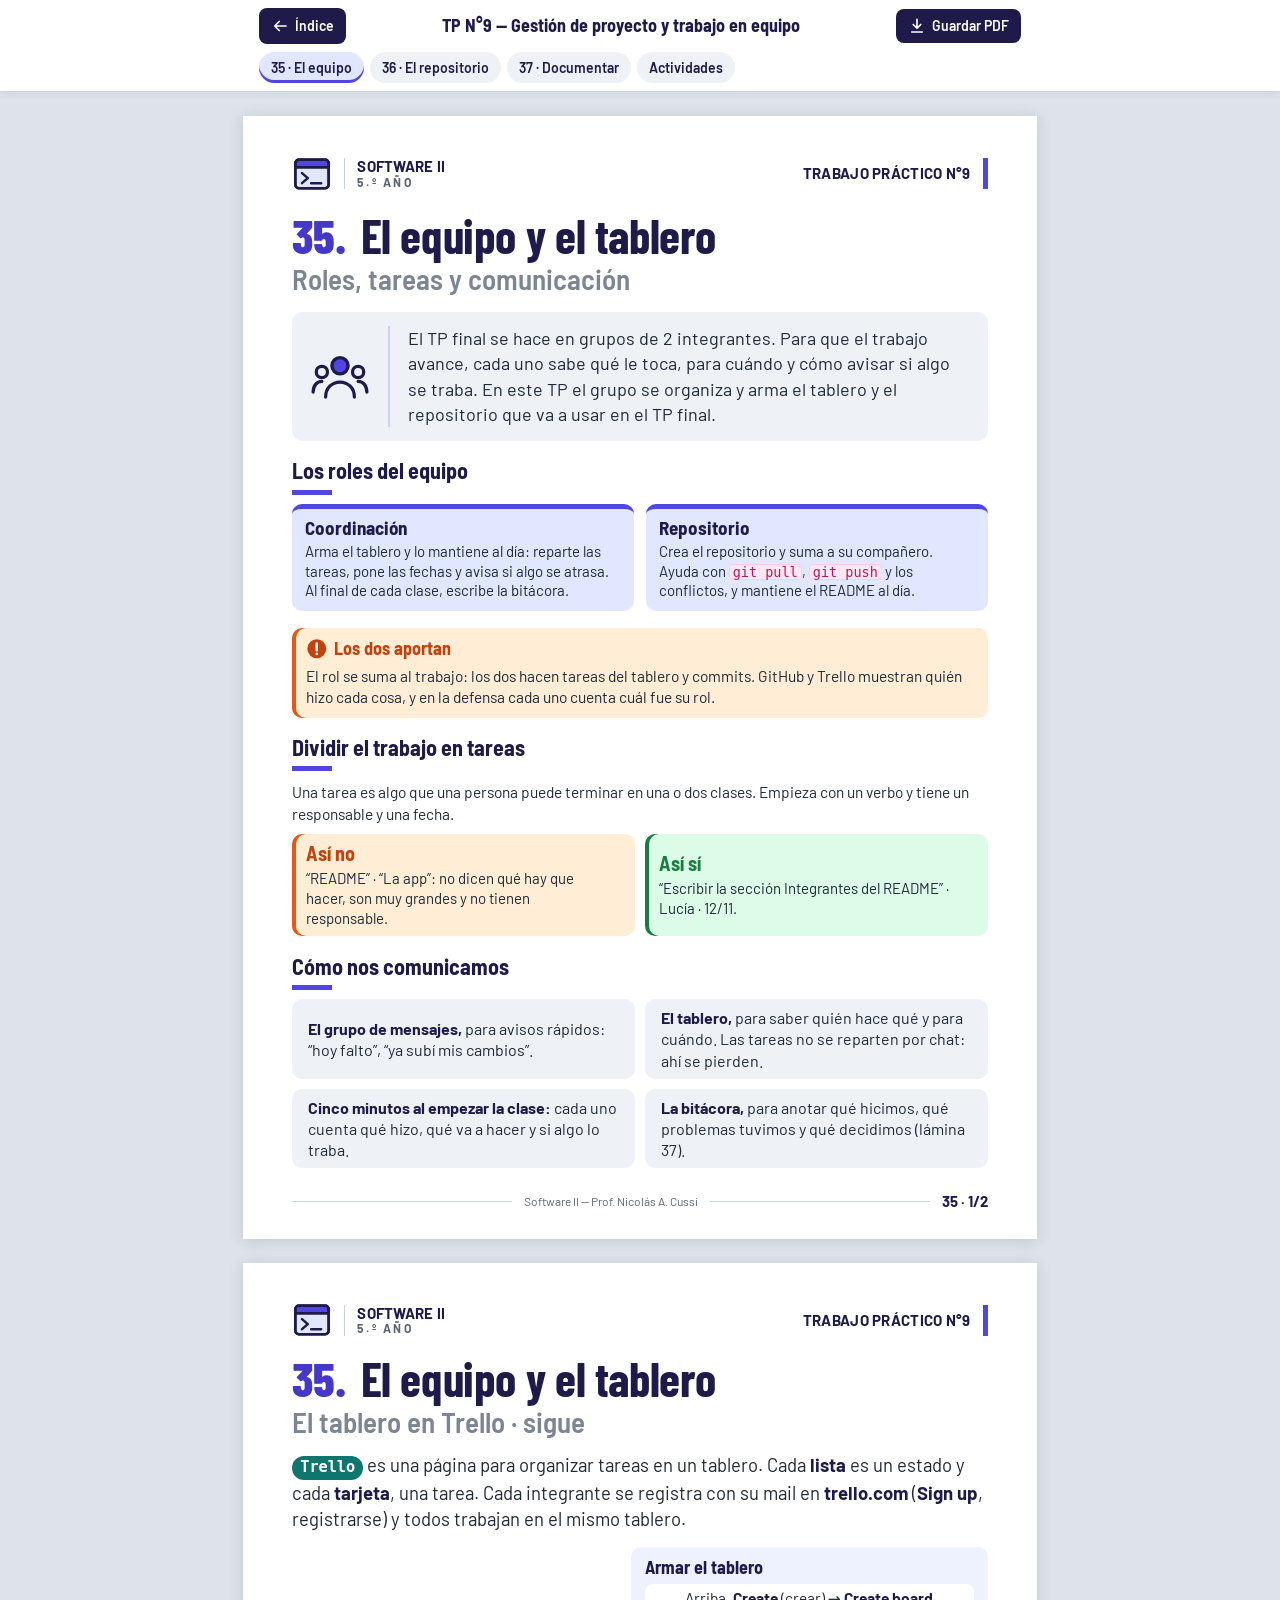
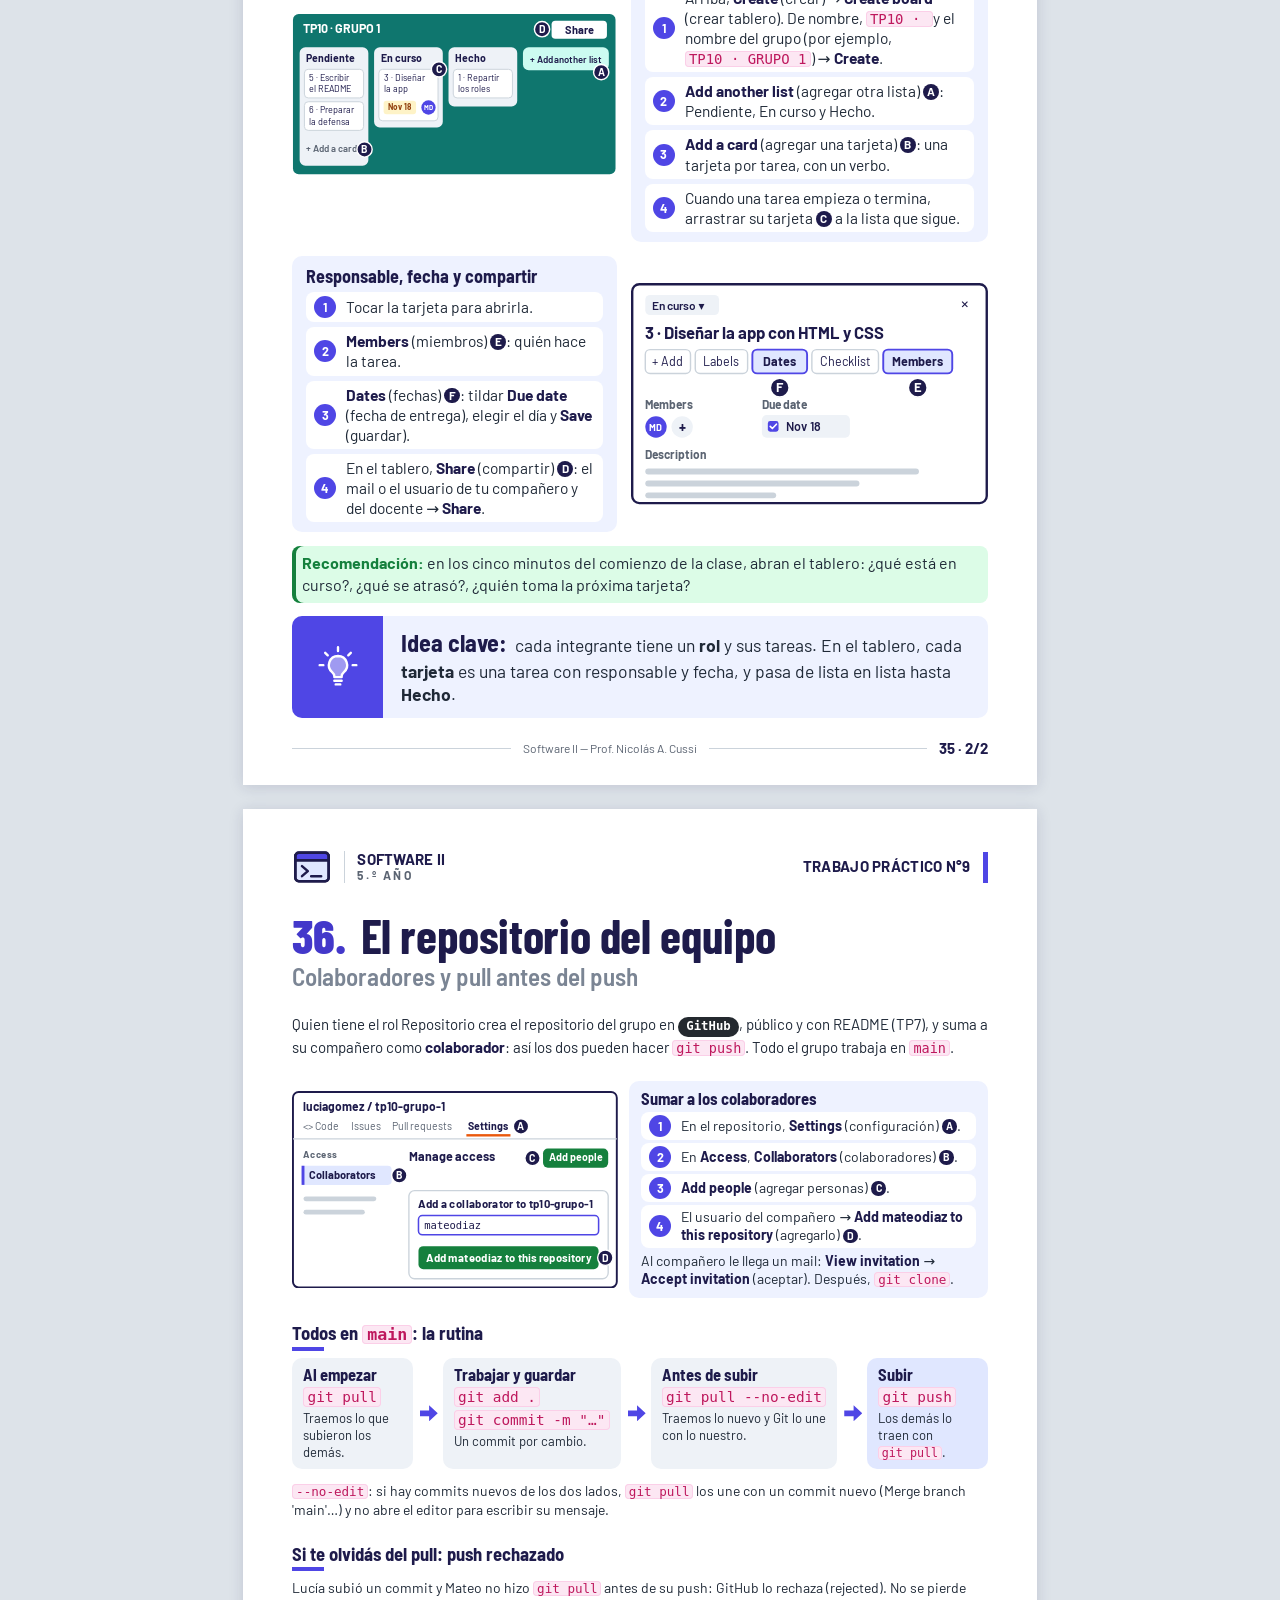
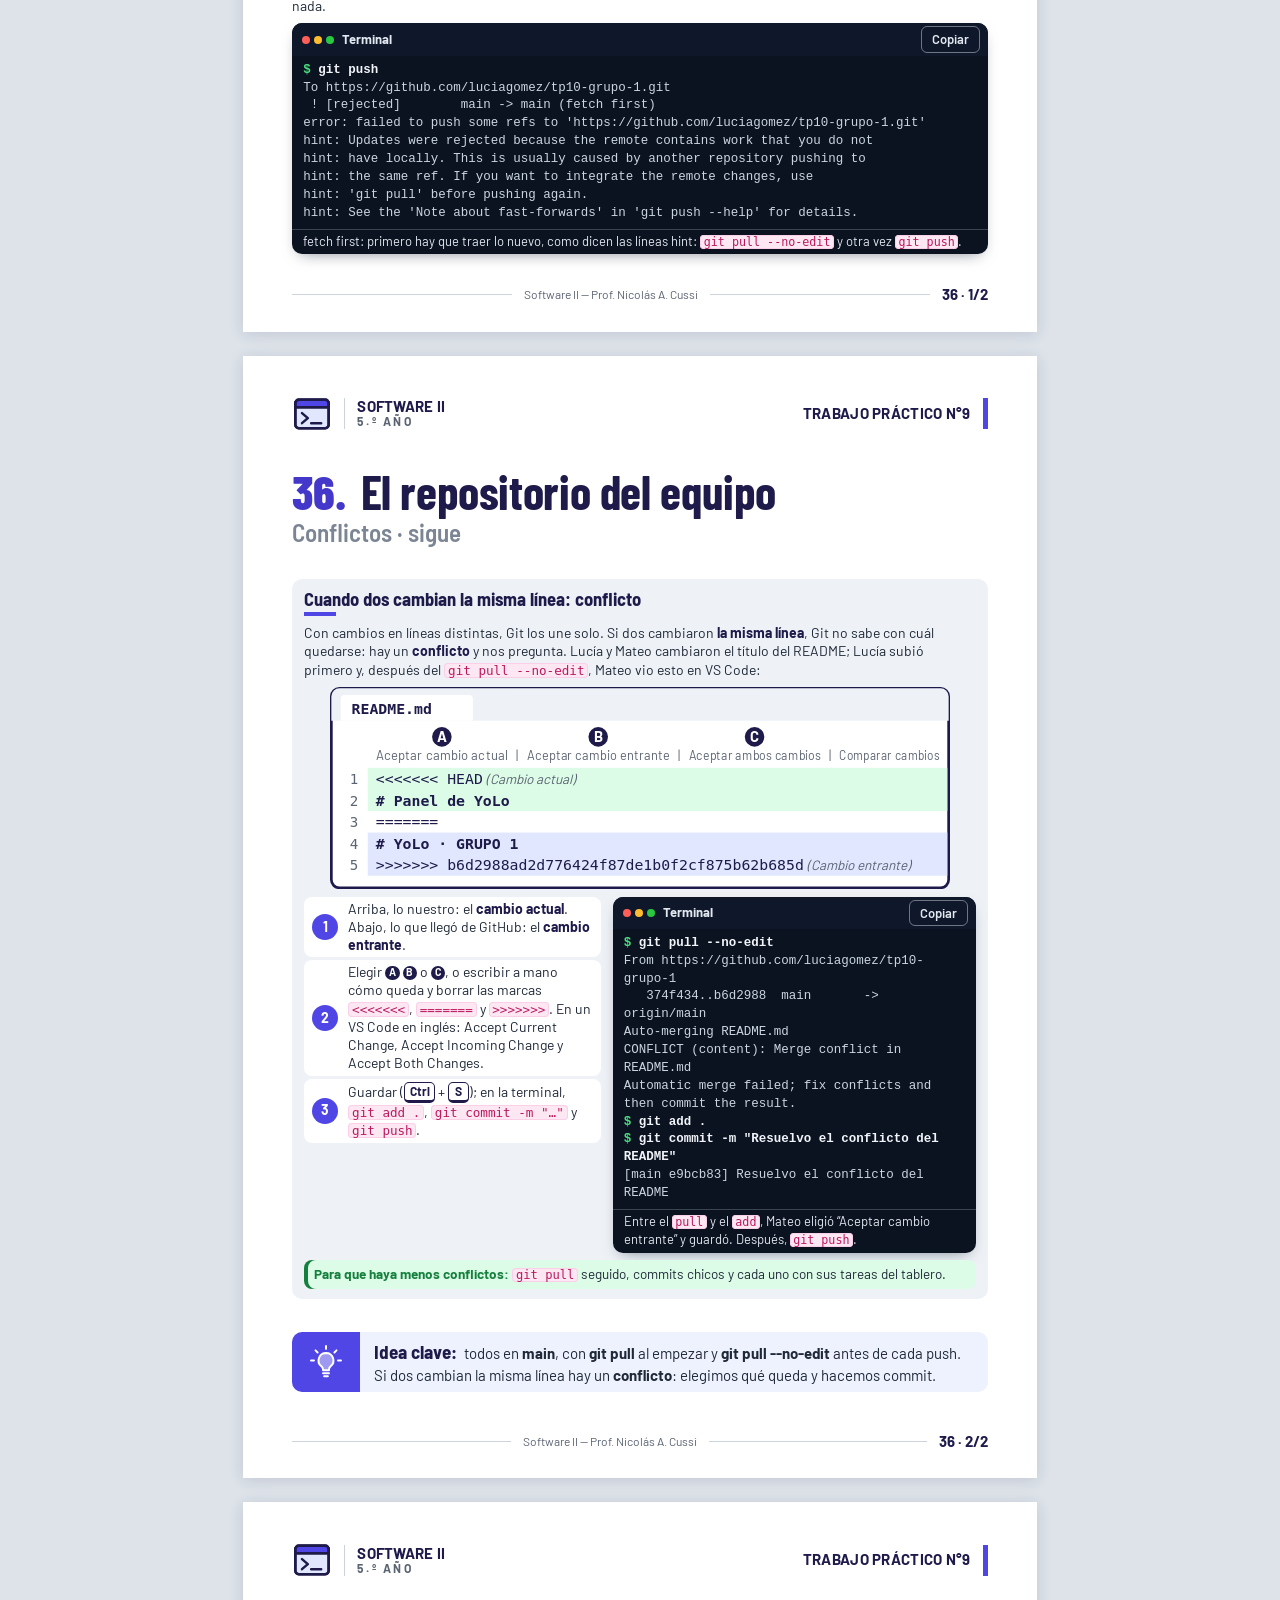
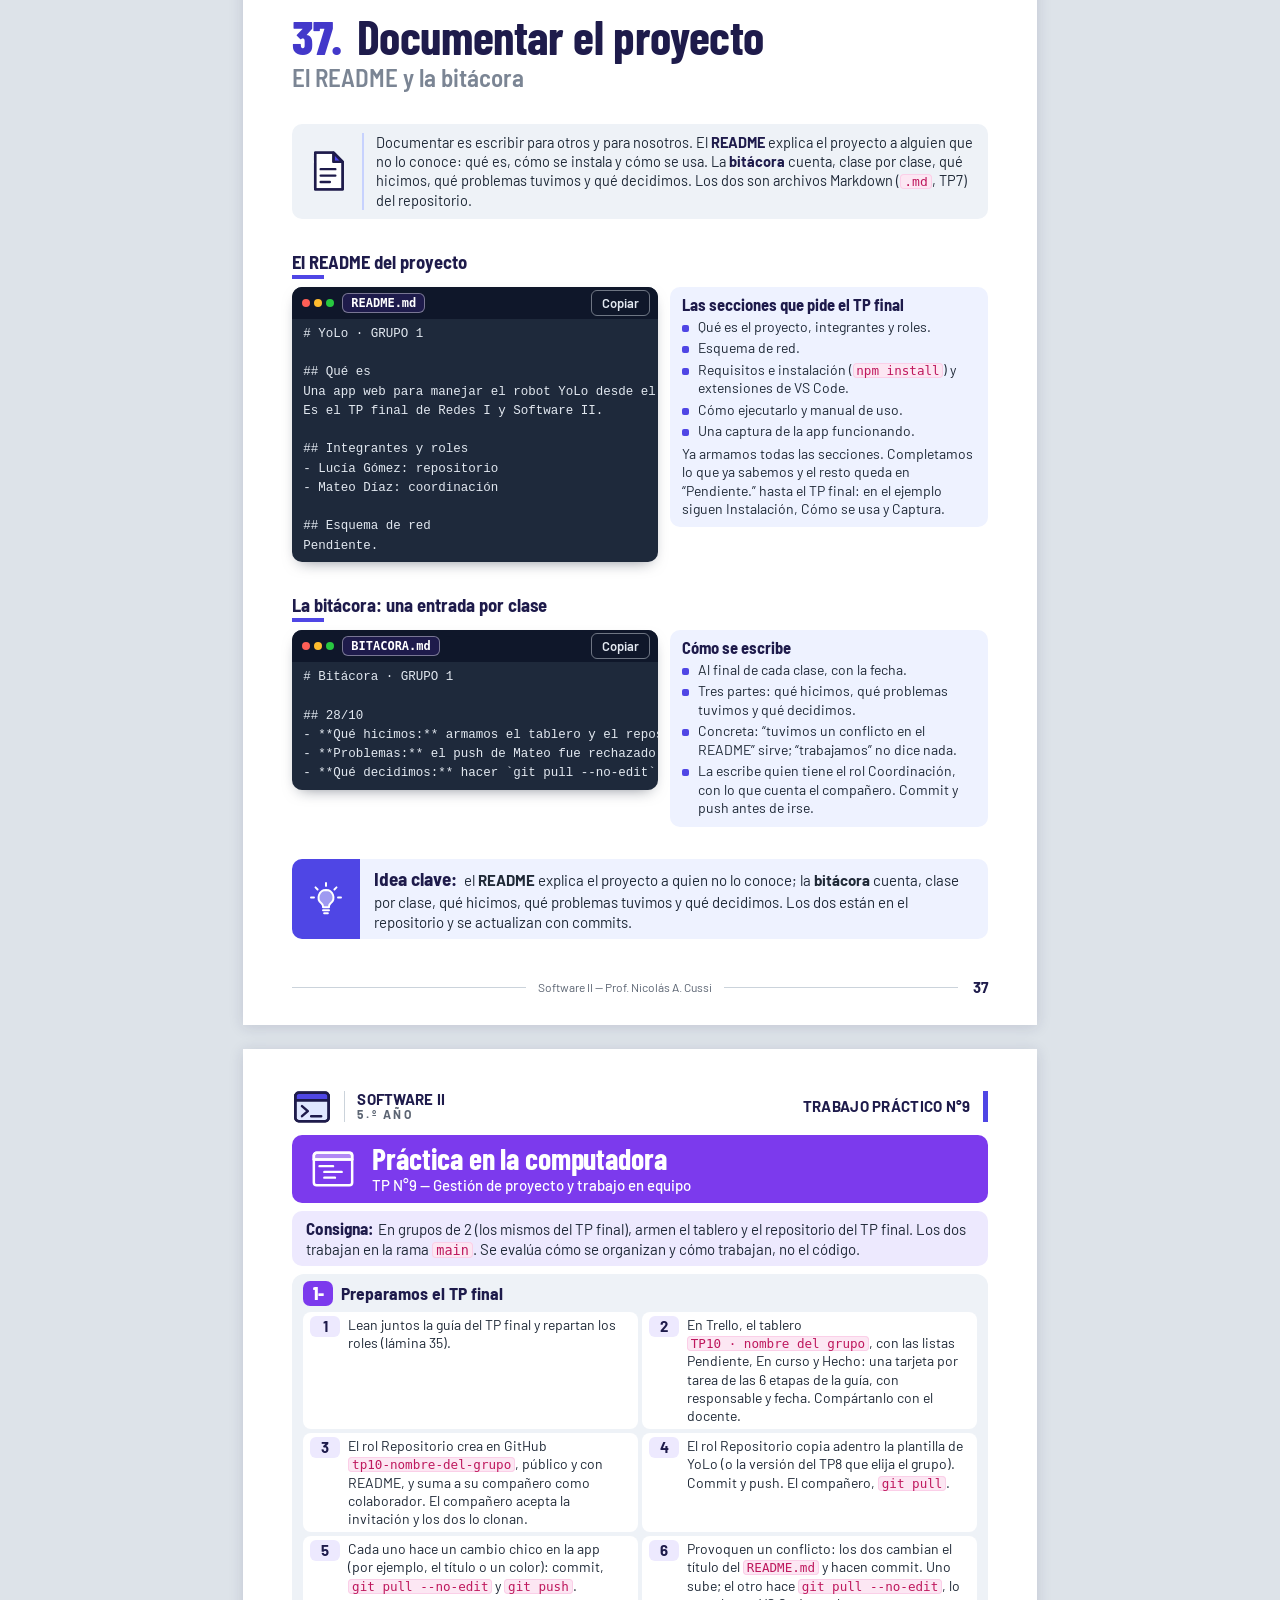
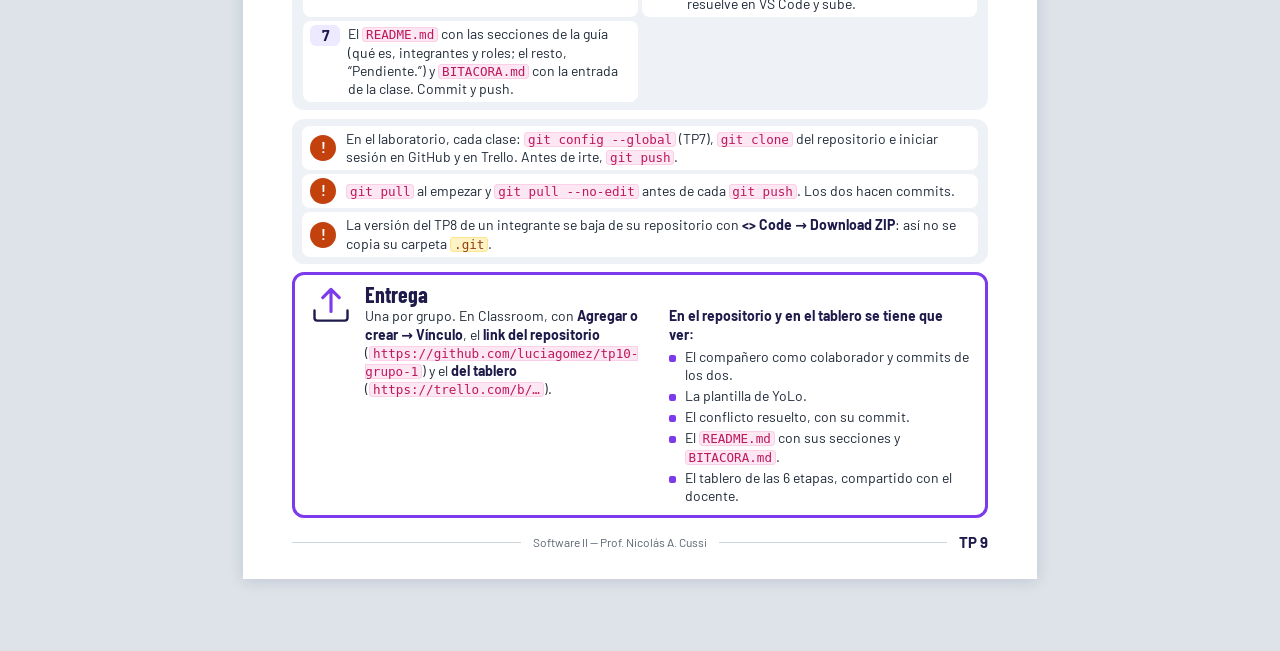
<file: unidades/tp09.html>
<!DOCTYPE html>
<html lang="es-AR">
<head>
  <meta charset="utf-8">
  <meta name="viewport" content="width=device-width, initial-scale=1">
  <title>TP N°9 — Gestión de proyecto y trabajo en equipo · Software II</title>
  <meta name="description" content="TP N°9 de Software II: roles, tareas y comunicación en el equipo, el tablero en Trello, el repositorio del grupo con colaboradores, pull antes del push y conflictos, y la documentación: README y bitácora. Prof. Nicolás A. Cussi.">
  <meta name="theme-color" content="#4F46E5">
  <link rel="preload" href="../assets/fonts/barlow-latin-400-normal.woff2" as="font" type="font/woff2" crossorigin>
  <link rel="preload" href="../assets/fonts/barlow-semi-condensed-latin-700-normal.woff2" as="font" type="font/woff2" crossorigin>
  <link rel="stylesheet" href="../assets/css/estilos.css">
</head>
<body data-tp="9">

<!-- ====== Íconos ====== -->
<svg width="0" height="0" style="position:absolute" aria-hidden="true" focusable="false">
  <defs>
    <symbol id="i-terminal" viewBox="0 0 48 48">
      <rect x="4" y="7" width="40" height="34" rx="4" style="fill:var(--ac2, var(--acento-claro))"/>
      <path d="M8 7h32a4 4 0 0 1 4 4v5H4v-5a4 4 0 0 1 4-4z" style="fill:var(--ac)"/>
      <rect x="4" y="7" width="40" height="34" rx="4"/>
      <path d="M4 16h40M12 23l7 6-7 6M23 35h12"/>
    </symbol>
    <symbol id="i-equipo" viewBox="0 0 48 48">
      <circle cx="24" cy="15" r="6.5" style="fill:var(--ac)"/>
      <path d="M12.5 40c0-7 5-12 11.5-12s11.5 5 11.5 12"/>
      <circle cx="9.5" cy="20" r="4.5"/>
      <circle cx="38.5" cy="20" r="4.5"/>
      <path d="M2.5 36c0-5 3-8.5 7-8.5M45.5 36c0-5-3-8.5-7-8.5"/>
    </symbol>
    <symbol id="i-documento" viewBox="0 0 48 48">
      <path d="M10 4h20l10 10v30H10z" style="fill:var(--blanco)"/>
      <path d="M30 4v10h10z" style="fill:var(--ac)"/>
      <path d="M10 4h20l10 10v30H10zM30 4v10h10"/>
      <path d="M16 22h16M16 29h16M16 36h10"/>
    </symbol>
    <symbol id="i-editor" viewBox="0 0 48 48">
      <path d="M7 7h34a3 3 0 0 1 3 3v4H4v-4a3 3 0 0 1 3-3z" style="fill:var(--ac)"/>
      <rect x="4" y="7" width="40" height="34" rx="3"/>
      <path d="M4 14h40M10 21h14M15 27h18M15 33h11"/>
    </symbol>
    <symbol id="i-importante" viewBox="0 0 48 48">
      <circle cx="24" cy="24" r="21" style="fill:var(--ac);stroke:none"/>
      <path d="M24 12v15M24 35v.5" style="stroke:var(--blanco);stroke-width:5.5"/>
    </symbol>
    <symbol id="i-foco" viewBox="0 0 48 48">
      <path d="M24 2.5v4M10 8.5l2.8 2.8M38 8.5l-2.8 2.8M4 22h4M40 22h4"/>
      <path d="M24 12a10 10 0 0 0-6.2 17.8c1.4 1.2 2.2 2.6 2.2 4.2v1h8v-1c0-1.6.8-3 2.2-4.2A10 10 0 0 0 24 12z" style="fill:var(--ac)"/>
      <path d="M20 39h8M21.5 43h5"/>
    </symbol>
    <symbol id="i-subir" viewBox="0 0 48 48">
      <path d="M6 30v8a3 3 0 0 0 3 3h30a3 3 0 0 0 3-3v-8"/>
      <path d="M24 31V7M15 16l9-9 9 9" style="stroke:var(--ac);stroke-width:3.4"/>
    </symbol>
    <symbol id="i-descarga" viewBox="0 0 24 24">
      <path d="M12 3v12M7 10l5 5 5-5M5 20h14"/>
    </symbol>
    <symbol id="i-atras" viewBox="0 0 24 24">
      <path d="M20 12H5M11 6l-6 6 6 6"/>
    </symbol>
  </defs>
</svg>

<a class="saltar" href="#contenido">Saltar al contenido</a>

<header class="barra">
  <div class="barra__fila">
    <a class="boton barra__volver" href="../index.html"><svg aria-hidden="true" focusable="false"><use href="#i-atras"/></svg><span>Índice</span></a>
    <span class="barra__titulo">TP N°9 — Gestión de proyecto y trabajo en equipo</span>
    <button class="boton" type="button" data-imprimir aria-label="Guardar en PDF">
      <svg aria-hidden="true" focusable="false"><use href="#i-descarga"/></svg><span><span class="boton__largo">Guardar </span>PDF</span>
    </button>
  </div>
  <nav class="partes" aria-label="Partes del TP N°9">
    <a href="#pag-35">35 · El equipo</a>
    <a href="#pag-36">36 · El repositorio</a>
    <a href="#pag-37">37 · Documentar</a>
    <a href="#actividades">Actividades</a>
  </nav>
</header>

<main id="contenido" class="laminas">
  <h1 class="sr-only">TP N°9 — Gestión de proyecto y trabajo en equipo</h1>

  <!-- =================== LÁMINA 35 · Hoja 1 =================== -->
  <article class="lamina lamina--compacta" id="pag-35" aria-labelledby="t35">
    <div class="cab" aria-hidden="true">
      <svg class="cab__logo"><use href="#i-terminal"/></svg>
      <div class="cab__marca"><b>SOFTWARE II</b><span>5.º AÑO</span></div>
      <div class="cab__lema"><span class="cab__lema-largo">TRABAJO PRÁCTICO </span><span class="cab__lema-corto">TP </span><span class="cab__lema-n">N°9</span></div>
      <span class="cab__raya"></span>
    </div>

    <div class="tit">
      <h2 class="tit__h" id="t35"><span class="tit__num">35.</span> El equipo y el tablero</h2>
      <p class="tit__sub">Roles, tareas y comunicación</p>
    </div>

    <div class="intro">
      <svg class="ico ico--xl" aria-hidden="true" focusable="false"><use href="#i-equipo"/></svg>
      <p>El TP final se hace en grupos de 2 integrantes. Para que el trabajo avance, cada uno sabe qué le toca, para cuándo y cómo avisar si algo se traba. En este TP el grupo se organiza y arma el tablero y el repositorio que va a usar en el TP final.</p>
    </div>

    <section class="seccion" aria-labelledby="s35a">
      <h3 class="subtitulo" id="s35a">Los roles del equipo</h3>
      <ul class="tecs roles">
        <li class="tec">
          <h3>Coordinación</h3>
          <p>Arma el tablero y lo mantiene al día: reparte las tareas, pone las fechas y avisa si algo se atrasa. Al final de cada clase, escribe la bitácora.</p>
        </li>
        <li class="tec">
          <h3>Repositorio</h3>
          <p>Crea el repositorio y suma a su compañero. Ayuda con <code>git pull</code>, <code>git push</code> y los conflictos, y mantiene el README al día.</p>
        </li>
      </ul>
    </section>

    <aside class="esquema-nota esquema-nota--importante" aria-labelledby="n35a">
      <h3 id="n35a"><svg class="ico tit-ico" aria-hidden="true" focusable="false"><use href="#i-importante"/></svg>Los dos aportan</h3>
      <p class="esquema-nota__p">El rol se suma al trabajo: los dos hacen tareas del tablero y commits. GitHub y Trello muestran quién hizo cada cosa, y en la defensa cada uno cuenta cuál fue su rol.</p>
    </aside>

    <section class="seccion" aria-labelledby="s35b">
      <h3 class="subtitulo" id="s35b">Dividir el trabajo en tareas</h3>
      <p class="texto texto--ciclo">Una tarea es algo que una persona puede terminar en una o dos clases. Empieza con un verbo y tiene un responsable y una fecha.</p>
      <ul class="comparar comparar--chico" aria-label="Tareas">
        <li class="mal"><div><h3>Así no</h3><p>“README” · “La app”: no dicen qué hay que hacer, son muy grandes y no tienen responsable.</p></div></li>
        <li class="bien"><div><h3>Así sí</h3><p>“Escribir la sección Integrantes del README” · Lucía · 12/11.</p></div></li>
      </ul>
    </section>

    <section class="seccion" aria-labelledby="s35c">
      <h3 class="subtitulo" id="s35c">Cómo nos comunicamos</h3>
      <ul class="cuando">
        <li><p><strong>El grupo de mensajes,</strong> para avisos rápidos: “hoy falto”, “ya subí mis cambios”.</p></li>
        <li><p><strong>El tablero,</strong> para saber quién hace qué y para cuándo. Las tareas no se reparten por chat: ahí se pierden.</p></li>
        <li><p><strong>Cinco minutos al empezar la clase:</strong> cada uno cuenta qué hizo, qué va a hacer y si algo lo traba.</p></li>
        <li><p><strong>La bitácora,</strong> para anotar qué hicimos, qué problemas tuvimos y qué decidimos (lámina 37).</p></li>
      </ul>
    </section>

    <footer class="pie">
      <span class="pie__linea"></span>
      <span>Software II — Prof. Nicolás A. Cussi</span>
      <span class="pie__linea"></span>
      <span class="pie__num" aria-label="Lámina 35, hoja 1 de 2">35 · 1/2</span>
    </footer>
  </article>

  <!-- =================== LÁMINA 35 · Hoja 2 =================== -->
  <article class="lamina lamina--compacta" id="pag-35b" aria-labelledby="t35b">
    <div class="cab" aria-hidden="true">
      <svg class="cab__logo"><use href="#i-terminal"/></svg>
      <div class="cab__marca"><b>SOFTWARE II</b><span>5.º AÑO</span></div>
      <div class="cab__lema"><span class="cab__lema-largo">TRABAJO PRÁCTICO </span><span class="cab__lema-corto">TP </span><span class="cab__lema-n">N°9</span></div>
      <span class="cab__raya"></span>
    </div>

    <div class="tit">
      <h2 class="tit__h" id="t35b"><span class="tit__num">35.</span> El equipo y el tablero<span class="sr-only"> (sigue)</span></h2>
      <p class="tit__sub">El tablero en Trello · sigue</p>
    </div>

    <p class="texto"><span class="etq etq--trello">Trello</span> es una página para organizar tareas en un tablero. Cada <strong>lista</strong> es un estado y cada <strong>tarjeta</strong>, una tarea. Cada integrante se registra con su mail en <strong>trello.com</strong> (<strong lang="en">Sign up</strong>, registrarse) y todos trabajan en el mismo tablero.</p>

    <div class="esquema-par">
      <figure class="esquema">
        <svg viewBox="0 0 340 170" style="max-width:400px;margin:0 auto" role="img" aria-labelledby="esq35a">
          <title id="esq35a">El tablero de Trello TP10 · GRUPO 1. D: arriba a la derecha, el botón Share. Tres listas. Pendiente, con las tarjetas 5 · Escribir el README y 6 · Preparar la defensa; debajo, B: Add a card. En curso, con C: la tarjeta 3 · Diseñar la app, con la fecha Nov 18 y las iniciales MD de su responsable. Hecho, con la tarjeta 1 · Repartir los roles. A la derecha, A: Add another list.</title>
          <rect x="1" y="1" width="338" height="168" rx="6" style="fill:var(--trello)"/>
          <text x="12" y="21" style="font-family:var(--fuente);font-size:13px;font-weight:700;fill:var(--blanco)">TP10 · GRUPO 1</text>
          <rect x="272" y="8" width="58" height="19" rx="4" style="fill:var(--blanco)"/>
          <text x="301" y="21.5" text-anchor="middle" style="font-family:var(--fuente);font-size:11.5px;font-weight:700;fill:var(--tinta)">Share</text>
          <!-- Listas -->
          <g style="fill:var(--panel)">
            <rect x="8" y="36" width="72" height="124" rx="6"/>
            <rect x="86" y="36" width="72" height="84" rx="6"/>
            <rect x="164" y="36" width="72" height="62" rx="6"/>
          </g>
          <g style="font-family:var(--fuente);font-size:11px;font-weight:700;fill:var(--tinta)">
            <text x="15" y="51">Pendiente</text><text x="93" y="51">En curso</text><text x="171" y="51">Hecho</text>
          </g>
          <rect x="242" y="36" width="90" height="24" rx="6" style="fill:var(--turquesa-claro)"/>
          <text x="249" y="52" textLength="76" lengthAdjust="spacingAndGlyphs" style="font-family:var(--fuente);font-size:10px;font-weight:600;fill:var(--tinta)">+ Add another list</text>
          <!-- Tarjetas -->
          <g style="fill:var(--blanco);stroke:var(--linea);stroke-width:1">
            <rect x="13" y="59" width="62" height="30" rx="4"/><rect x="13" y="93" width="62" height="30" rx="4"/>
            <rect x="91" y="59" width="62" height="54" rx="4"/>
            <rect x="169" y="59" width="62" height="30" rx="4"/>
          </g>
          <g style="font-family:var(--fuente);font-size:9.5px;fill:var(--tinta)">
            <text x="18" y="71">5 · Escribir</text><text x="18" y="83">el README</text>
            <text x="18" y="105">6 · Preparar</text><text x="18" y="117">la defensa</text>
            <text x="96" y="71">3 · Diseñar</text><text x="96" y="83">la app</text>
            <text x="174" y="71">1 · Repartir</text><text x="174" y="83">los roles</text>
          </g>
          <rect x="96" y="92" width="34" height="14" rx="3" style="fill:var(--carpeta-claro)"/>
          <text x="113" y="102" text-anchor="middle" style="font-family:var(--fuente);font-size:8.5px;font-weight:700;fill:var(--carpeta-texto)">Nov 18</text>
          <circle cx="143" cy="99" r="7.5" style="fill:var(--acento)"/>
          <text x="143" y="101.6" text-anchor="middle" style="font-family:var(--fuente);font-size:7px;font-weight:700;fill:var(--blanco)">MD</text>
          <text x="15" y="146" style="font-family:var(--fuente);font-size:10px;font-weight:600;fill:var(--gris)">+ Add a card</text>
          <!-- Letras -->
          <g style="fill:var(--tinta);stroke:var(--blanco);stroke-width:1.5">
            <circle cx="324" cy="62" r="8"/><circle cx="76" cy="143" r="8"/><circle cx="154" cy="59" r="8"/><circle cx="262" cy="17" r="8"/>
          </g>
          <g class="tt tt--claro" text-anchor="middle" style="font-size:11px;font-weight:700">
            <text x="324" y="66">A</text><text x="76" y="147">B</text><text x="154" y="63">C</text><text x="262" y="21">D</text>
          </g>
        </svg>
      </figure>
      <section class="esquema-nota" aria-labelledby="s35d">
        <h3 id="s35d">Armar el tablero</h3>
        <ol class="puntos puntos--pasos">
          <li><span class="puntos__n" aria-hidden="true">1</span><span>Arriba, <strong lang="en">Create</strong> (crear) → <strong lang="en">Create board</strong> (crear tablero). De nombre, <code>TP10 · </code> y el nombre del grupo (por ejemplo, <code>TP10 · GRUPO 1</code>) → <strong lang="en">Create</strong>.</span></li>
          <li><span class="puntos__n" aria-hidden="true">2</span><span><strong lang="en">Add another list</strong> (agregar otra lista) <span class="marca">A</span>: Pendiente, En curso y <span class="sin-corte">Hecho.</span></span></li>
          <li><span class="puntos__n" aria-hidden="true">3</span><span><strong lang="en">Add a card</strong> (agregar una tarjeta) <span class="marca">B</span>: una tarjeta por tarea, con un <span class="sin-corte">verbo.</span></span></li>
          <li><span class="puntos__n" aria-hidden="true">4</span><span>Cuando una tarea empieza o termina, arrastrar su tarjeta <span class="marca">C</span> a la lista que <span class="sin-corte">sigue.</span></span></li>
        </ol>
      </section>
    </div>

    <div class="esquema-par">
      <section class="esquema-nota" aria-labelledby="s35e">
        <h3 id="s35e">Responsable, fecha y compartir</h3>
        <ol class="puntos puntos--pasos">
          <li><span class="puntos__n" aria-hidden="true">1</span><span>Tocar la tarjeta para abrirla.</span></li>
          <li><span class="puntos__n" aria-hidden="true">2</span><span><strong lang="en">Members</strong> (miembros) <span class="marca">E</span>: quién hace la <span class="sin-corte">tarea.</span></span></li>
          <li><span class="puntos__n" aria-hidden="true">3</span><span><strong lang="en">Dates</strong> (fechas) <span class="marca">F</span>: tildar <strong lang="en">Due date</strong> (fecha de entrega), elegir el día y <strong lang="en">Save</strong> (guardar).</span></li>
          <li><span class="puntos__n" aria-hidden="true">4</span><span>En el tablero, <strong lang="en">Share</strong> (compartir) <span class="marca">D</span>: el mail o el usuario de tu compañero y del docente → <strong lang="en">Share</strong>.</span></li>
        </ol>
      </section>
      <figure class="esquema">
        <svg viewBox="0 0 300 186" style="max-width:360px;margin:0 auto" role="img" aria-labelledby="esq35b">
          <title id="esq35b">La tarjeta 3 · Diseñar la app con HTML y CSS, abierta. Arriba, la lista En curso. Debajo del título, los botones Add, Labels, Dates, Checklist y Members. F: Dates. E: Members. Abajo, la sección Members, con las iniciales MD; la sección Due date, tildada, con Nov 18; y la sección Description.</title>
          <rect x="1" y="1" width="298" height="184" rx="6" style="fill:var(--blanco);stroke:var(--tinta);stroke-width:2"/>
          <rect x="12" y="10" width="62" height="17" rx="4" style="fill:var(--panel)"/>
          <text x="18" y="22.5" style="font-family:var(--fuente);font-size:10px;font-weight:600;fill:var(--tinta)">En curso ▾</text>
          <text x="284" y="23" text-anchor="end" style="font-family:var(--fuente);font-size:15px;fill:var(--tinta)">×</text>
          <text x="12" y="47" style="font-family:var(--fuente);font-size:14px;font-weight:700;fill:var(--tinta)">3 · Diseñar la app con HTML y CSS</text>
          <!-- Botones -->
          <g style="fill:var(--blanco);stroke:var(--linea);stroke-width:1.2">
            <rect x="12" y="56" width="38" height="20" rx="4"/><rect x="54" y="56" width="44" height="20" rx="4"/><rect x="152" y="56" width="56" height="20" rx="4"/>
          </g>
          <g style="fill:var(--acento-claro);stroke:var(--acento);stroke-width:1.6">
            <rect x="102" y="56" width="46" height="20" rx="4"/><rect x="212" y="56" width="58" height="20" rx="4"/>
          </g>
          <g text-anchor="middle" style="font-family:var(--fuente);font-size:10.5px;fill:var(--tinta)">
            <text x="31" y="69.5">+ Add</text><text x="76" y="69.5">Labels</text><text x="180" y="69.5">Checklist</text>
            <text x="125" y="69.5" style="font-weight:700">Dates</text><text x="241" y="69.5" style="font-weight:700">Members</text>
          </g>
          <!-- Members y Due date -->
          <g style="font-family:var(--fuente);font-size:10px;font-weight:700;fill:var(--gris)">
            <text x="12" y="106">Members</text><text x="110" y="106">Due date</text><text x="12" y="148">Description</text>
          </g>
          <circle cx="21" cy="121" r="9" style="fill:var(--acento)"/>
          <text x="21" y="124" text-anchor="middle" style="font-family:var(--fuente);font-size:8px;font-weight:700;fill:var(--blanco)">MD</text>
          <circle cx="43" cy="121" r="9" style="fill:var(--panel)"/>
          <text x="43" y="125" text-anchor="middle" style="font-family:var(--fuente);font-size:12px;font-weight:700;fill:var(--tinta)">+</text>
          <rect x="110" y="111" width="74" height="19" rx="4" style="fill:var(--panel)"/>
          <rect x="115" y="116" width="9" height="9" rx="2" style="fill:var(--acento)"/>
          <path d="M117 120.5l1.8 1.8 3.4-3.6" style="fill:none;stroke:var(--blanco);stroke-width:1.4;stroke-linecap:round;stroke-linejoin:round"/>
          <text x="130" y="124.5" style="font-family:var(--fuente);font-size:10.5px;font-weight:600;fill:var(--tinta)">Nov 18</text>
          <g style="fill:var(--linea)"><rect x="12" y="156" width="230" height="5" rx="2.5"/><rect x="12" y="166" width="180" height="5" rx="2.5"/><rect x="12" y="176" width="110" height="5" rx="2.5"/></g>
          <!-- Letras -->
          <g style="fill:var(--tinta);stroke:var(--blanco);stroke-width:1.5">
            <circle cx="241" cy="88" r="8"/><circle cx="125" cy="88" r="8"/>
          </g>
          <g class="tt tt--claro" text-anchor="middle" style="font-size:11px;font-weight:700">
            <text x="241" y="92">E</text><text x="125" y="92">F</text>
          </g>
        </svg>
      </figure>
    </div>

    <p class="consejo"><strong>Recomendación:</strong> en los cinco minutos del comienzo de la clase, abran el tablero: ¿qué está en curso?, ¿qué se atrasó?, ¿quién toma la próxima tarjeta?</p>

    <aside class="idea" aria-label="Idea clave">
      <span class="idea__ico"><svg class="ico" aria-hidden="true" focusable="false"><use href="#i-foco"/></svg></span>
      <p><strong>Idea clave:</strong> cada integrante tiene un <b>rol</b> y sus tareas. En el tablero, cada <b>tarjeta</b> es una tarea con responsable y fecha, y pasa de lista en lista hasta <b>Hecho</b>.</p>
    </aside>

    <footer class="pie">
      <span class="pie__linea"></span>
      <span>Software II — Prof. Nicolás A. Cussi</span>
      <span class="pie__linea"></span>
      <span class="pie__num" aria-label="Lámina 35, hoja 2 de 2">35 · 2/2</span>
    </footer>
  </article>

  <!-- =================== LÁMINA 36 · Hoja 1 =================== -->
  <article class="lamina lamina--compacta lamina--densa" id="pag-36" aria-labelledby="t36">
    <div class="cab" aria-hidden="true">
      <svg class="cab__logo"><use href="#i-terminal"/></svg>
      <div class="cab__marca"><b>SOFTWARE II</b><span>5.º AÑO</span></div>
      <div class="cab__lema"><span class="cab__lema-largo">TRABAJO PRÁCTICO </span><span class="cab__lema-corto">TP </span><span class="cab__lema-n">N°9</span></div>
      <span class="cab__raya"></span>
    </div>

    <div class="tit">
      <h2 class="tit__h" id="t36"><span class="tit__num">36.</span> El repositorio del equipo</h2>
      <p class="tit__sub">Colaboradores y pull antes del push</p>
    </div>

    <p class="texto">Quien tiene el rol Repositorio crea el repositorio del grupo en <span class="etq etq--github">GitHub</span>, público y con README (TP7), y suma a su compañero como <strong>colaborador</strong>: así los dos pueden hacer <code>git push</code>. Todo el grupo trabaja en <code>main</code>.</p>

    <div class="esquema-par">
      <figure class="esquema">
        <svg viewBox="0 0 340 206" style="max-width:380px;margin:0 auto" role="img" aria-labelledby="esq36a">
          <title id="esq36a">La página del repositorio luciagomez/tp10-grupo-1. A: la pestaña Settings. B: a la izquierda, en la sección Access, Collaborators. C: el botón verde Add people. D: en la ventana Add a collaborator to tp10-grupo-1, el usuario mateodiaz escrito en el buscador y el botón Add mateodiaz to this repository.</title>
          <rect x="1" y="1" width="338" height="204" rx="6" style="fill:var(--blanco);stroke:var(--tinta);stroke-width:2"/>
          <text x="12" y="21" style="font-family:var(--fuente);font-size:12.5px;font-weight:700;fill:var(--tinta)">luciagomez / tp10-grupo-1</text>
          <!-- Pestañas -->
          <g style="font-family:var(--fuente);font-size:11px;fill:var(--gris)">
            <text x="12" y="41">&lt;&gt; Code</text><text x="62" y="41">Issues</text><text x="104" y="41">Pull requests</text>
          </g>
          <text x="184" y="41" style="font-family:var(--fuente);font-size:11px;font-weight:700;fill:var(--tinta)">Settings</text>
          <rect x="182" y="45" width="46" height="2.5" style="fill:var(--naranja)"/>
          <path d="M1 50h338" style="stroke:var(--linea);stroke-width:1.2"/>
          <!-- Barra lateral -->
          <text x="12" y="70" style="font-family:var(--fuente);font-size:10px;font-weight:700;letter-spacing:.06em;fill:var(--gris)">Access</text>
          <rect x="10" y="78" width="94" height="20" rx="4" style="fill:var(--acento-claro)"/>
          <rect x="10" y="78" width="3" height="20" style="fill:var(--acento)"/>
          <text x="18" y="92" style="font-family:var(--fuente);font-size:11.5px;font-weight:700;fill:var(--tinta)">Collaborators</text>
          <g style="fill:var(--linea)"><rect x="12" y="110" width="76" height="5" rx="2.5"/><rect x="12" y="124" width="64" height="5" rx="2.5"/></g>
          <!-- Contenido -->
          <text x="122" y="73" style="font-family:var(--fuente);font-size:13px;font-weight:700;fill:var(--tinta)">Manage access</text>
          <rect x="262" y="60" width="68" height="20" rx="5" style="fill:var(--ok)"/>
          <text x="296" y="73.5" text-anchor="middle" style="font-family:var(--fuente);font-size:11px;font-weight:700;fill:var(--blanco)">Add people</text>
          <!-- Ventana para agregar -->
          <rect x="122" y="104" width="208" height="92" rx="6" style="fill:var(--blanco);stroke:var(--linea);stroke-width:1.4"/>
          <text x="132" y="122" textLength="182" lengthAdjust="spacingAndGlyphs" style="font-family:var(--fuente);font-size:11px;font-weight:700;fill:var(--tinta)">Add a collaborator to tp10-grupo-1</text>
          <rect x="132" y="130" width="188" height="20" rx="4" style="fill:var(--blanco);stroke:var(--acento);stroke-width:1.6"/>
          <text x="138" y="144" style="font-family:var(--fuente-codigo);font-size:11px;fill:var(--tinta)">mateodiaz</text>
          <rect x="132" y="162" width="188" height="24" rx="5" style="fill:var(--ok)"/>
          <text x="226" y="178" text-anchor="middle" textLength="172" lengthAdjust="spacingAndGlyphs" style="font-family:var(--fuente);font-size:11px;font-weight:700;fill:var(--blanco)">Add mateodiaz to this repository</text>
          <!-- Letras -->
          <g style="fill:var(--tinta);stroke:var(--blanco);stroke-width:1.5">
            <circle cx="239" cy="37" r="8"/><circle cx="112" cy="88" r="8"/><circle cx="251" cy="70" r="8"/><circle cx="327" cy="174" r="8"/>
          </g>
          <g class="tt tt--claro" text-anchor="middle" style="font-size:11px;font-weight:700">
            <text x="239" y="41">A</text><text x="112" y="92">B</text><text x="251" y="74">C</text><text x="327" y="178">D</text>
          </g>
        </svg>
      </figure>
      <section class="esquema-nota" aria-labelledby="s36a">
        <h3 id="s36a">Sumar a los colaboradores</h3>
        <ol class="puntos puntos--pasos">
          <li><span class="puntos__n" aria-hidden="true">1</span><span>En el repositorio, <strong lang="en">Settings</strong> <span class="sin-corte">(configuración) <span class="marca">A</span>.</span></span></li>
          <li><span class="puntos__n" aria-hidden="true">2</span><span>En <strong lang="en">Access</strong>, <strong lang="en">Collaborators</strong> <span class="sin-corte">(colaboradores) <span class="marca">B</span>.</span></span></li>
          <li><span class="puntos__n" aria-hidden="true">3</span><span><strong lang="en">Add people</strong> (agregar <span class="sin-corte">personas) <span class="marca">C</span>.</span></span></li>
          <li><span class="puntos__n" aria-hidden="true">4</span><span>El usuario del compañero → <strong lang="en">Add mateodiaz to this repository</strong> (agregarlo) <span class="marca">D</span>.</span></li>
        </ol>
        <p class="esquema-nota__p esquema-nota__p--sep">Al compañero le llega un mail: <strong lang="en">View invitation</strong> → <strong lang="en">Accept invitation</strong> (aceptar). Después, <code>git clone</code>.</p>
      </section>
    </div>

    <section class="seccion" aria-labelledby="s36b">
      <h3 class="subtitulo" id="s36b">Todos en <code>main</code>: la rutina</h3>
      <ol class="secuencia ciclo ciclo--equipo" aria-label="La rutina en equipo, en cuatro pasos">
        <li><h3>Al empezar</h3><code>git pull</code><p>Traemos lo que subieron los demás.</p></li>
        <li><h3>Trabajar y guardar</h3><code>git add .</code><code>git commit -m "…"</code><p>Un commit por cambio.</p></li>
        <li><h3>Antes de subir</h3><code>git pull --no-edit</code><p>Traemos lo nuevo y Git lo une con lo nuestro.</p></li>
        <li><h3>Subir</h3><code>git push</code><p>Los demás lo traen con <code>git pull</code>.</p></li>
      </ol>
      <p class="texto texto--ciclo texto--no-edit"><code>--no-edit</code>: si hay commits nuevos de los dos lados, <code>git pull</code> los une con un commit nuevo (<span lang="en">Merge branch 'main'…</span>) y no abre el editor para escribir su mensaje.</p>
    </section>

    <section class="seccion" aria-labelledby="s36e">
      <h3 class="subtitulo" id="s36e">Si te olvidás del pull: push rechazado</h3>
      <p class="texto texto--ciclo">Lucía subió un commit y Mateo no hizo <code>git pull</code> antes de su push: GitHub lo rechaza (<span lang="en">rejected</span>). No se pierde nada.</p>
      <figure class="terminal">
        <figcaption><span class="terminal__titulo">Terminal</span></figcaption>
        <pre tabindex="0" aria-label="Terminal: un git push rechazado y su salida"><code><span class="t-cmd"><span class="t-prompt" aria-hidden="true">$ </span>git push</span>
To https://github.com/luciagomez/tp10-grupo-1.git
 ! [rejected]        main -&gt; main (fetch first)
error: failed to push some refs to 'https://github.com/luciagomez/tp10-grupo-1.git'
hint: Updates were rejected because the remote contains work that you do not
hint: have locally. This is usually caused by another repository pushing to
hint: the same ref. If you want to integrate the remote changes, use
hint: 'git pull' before pushing again.
hint: See the 'Note about fast-forwards' in 'git push --help' for details.</code></pre>
        <p class="terminal__nota"><span lang="en">fetch first</span>: primero hay que traer lo nuevo, como dicen las líneas <span lang="en">hint</span>: <code>git pull --no-edit</code> y otra vez <code>git push</code>.</p>
      </figure>
    </section>

    <footer class="pie">
      <span class="pie__linea"></span>
      <span>Software II — Prof. Nicolás A. Cussi</span>
      <span class="pie__linea"></span>
      <span class="pie__num" aria-label="Lámina 36, hoja 1 de 2">36 · 1/2</span>
    </footer>
  </article>

  <!-- =================== LÁMINA 36 · Hoja 2 =================== -->
  <article class="lamina lamina--compacta lamina--densa" id="pag-36b" aria-labelledby="t36b">
    <div class="cab" aria-hidden="true">
      <svg class="cab__logo"><use href="#i-terminal"/></svg>
      <div class="cab__marca"><b>SOFTWARE II</b><span>5.º AÑO</span></div>
      <div class="cab__lema"><span class="cab__lema-largo">TRABAJO PRÁCTICO </span><span class="cab__lema-corto">TP </span><span class="cab__lema-n">N°9</span></div>
      <span class="cab__raya"></span>
    </div>

    <div class="tit">
      <h2 class="tit__h" id="t36b"><span class="tit__num">36.</span> El repositorio del equipo<span class="sr-only"> (sigue)</span></h2>
      <p class="tit__sub">Conflictos · sigue</p>
    </div>

    <section class="panel panel--pila" aria-labelledby="s36c">
      <h3 class="subtitulo" id="s36c">Cuando dos cambian la misma línea: conflicto</h3>
      <p class="panel__texto">Con cambios en líneas distintas, Git los une solo. Si dos cambiaron <strong>la misma línea</strong>, Git no sabe con cuál quedarse: hay un <strong>conflicto</strong> y nos pregunta. Lucía y Mateo cambiaron el título del README; Lucía subió primero y, después del <code>git pull --no-edit</code>, Mateo vio esto en VS Code:</p>
      <figure class="esquema esquema--conflicto">
        <svg viewBox="0 0 460 150" style="max-width:620px;margin:0 auto" role="img" aria-labelledby="esq36b">
          <title id="esq36b">VS Code con README.md en conflicto. Arriba del conflicto, las opciones Aceptar cambio actual (A), Aceptar cambio entrante (B), Aceptar ambos cambios (C) y Comparar cambios. Renglón 1: menor menor HEAD, cambio actual. Renglón 2, en verde: # Panel de YoLo, el título de Mateo. Renglón 3: los signos igual. Renglón 4, en celeste: # YoLo · GRUPO 1, el título de Lucía, que llegó de GitHub. Renglón 5: mayor mayor y el código del commit, cambio entrante.</title>
          <rect x="1" y="1" width="458" height="148" rx="6" style="fill:var(--blanco);stroke:var(--tinta);stroke-width:2"/>
          <path d="M7 1h446a6 6 0 0 1 6 6v18H1V7a6 6 0 0 1 6-6z" style="fill:var(--panel)"/>
          <path d="M8 25V9a3 3 0 0 1 3-3h92a3 3 0 0 1 3 3v16z" style="fill:var(--blanco)"/>
          <text x="16" y="20" style="font-family:var(--fuente-codigo);font-size:11px;font-weight:700;fill:var(--tinta)">README.md</text>
          <!-- Opciones (CodeLens) -->
          <g style="font-family:var(--fuente);font-size:9.5px;fill:var(--gris)">
            <text x="34" y="54" textLength="98" lengthAdjust="spacingAndGlyphs">Aceptar cambio actual</text>
            <text x="138" y="54">|</text>
            <text x="146" y="54" textLength="106" lengthAdjust="spacingAndGlyphs">Aceptar cambio entrante</text>
            <text x="258" y="54">|</text>
            <text x="266" y="54" textLength="98" lengthAdjust="spacingAndGlyphs">Aceptar ambos cambios</text>
            <text x="370" y="54">|</text>
            <text x="378" y="54" textLength="74" lengthAdjust="spacingAndGlyphs">Comparar cambios</text>
          </g>
          <!-- Renglones -->
          <g style="fill:var(--ok-claro)"><rect x="28" y="60" width="430" height="32"/></g>
          <g style="fill:var(--acento-claro)"><rect x="28" y="108" width="430" height="32"/></g>
          <g text-anchor="end" style="font-family:var(--fuente-codigo);font-size:10.5px;fill:var(--gris)">
            <text x="21" y="72">1</text><text x="21" y="88">2</text><text x="21" y="104">3</text><text x="21" y="120">4</text><text x="21" y="136">5</text>
          </g>
          <g style="font-family:var(--fuente-codigo);font-size:11px;fill:var(--tinta)">
            <text x="34" y="72">&lt;&lt;&lt;&lt;&lt;&lt;&lt; HEAD<tspan style="font-family:var(--fuente);font-size:10px;font-style:italic;fill:var(--gris)"> (Cambio actual)</tspan></text>
            <text x="34" y="88" style="font-weight:700">#&#160;Panel de YoLo</text>
            <text x="34" y="104">=======</text>
            <text x="34" y="120" style="font-weight:700">#&#160;YoLo · GRUPO 1</text>
            <text x="34" y="136">&gt;&gt;&gt;&gt;&gt;&gt;&gt; b6d2988ad2d776424f87de1b0f2cf875b62b685d<tspan style="font-family:var(--fuente);font-size:10px;font-style:italic;fill:var(--gris)"> (Cambio entrante)</tspan></text>
          </g>
          <!-- Letras -->
          <g style="fill:var(--tinta);stroke:var(--blanco);stroke-width:1.5">
            <circle cx="83" cy="37" r="8"/><circle cx="199" cy="37" r="8"/><circle cx="315" cy="37" r="8"/>
          </g>
          <g class="tt tt--claro" text-anchor="middle" style="font-size:11px;font-weight:700">
            <text x="83" y="41">A</text><text x="199" y="41">B</text><text x="315" y="41">C</text>
          </g>
        </svg>
      </figure>
      <div class="ej ej--conflicto">
        <ol class="puntos puntos--pasos" aria-label="Resolver el conflicto">
          <li><span class="puntos__n" aria-hidden="true">1</span><span>Arriba, lo nuestro: el <strong>cambio actual</strong>. Abajo, lo que llegó de GitHub: el <strong>cambio entrante</strong>.</span></li>
          <li><span class="puntos__n" aria-hidden="true">2</span><span>Elegir <span class="marca">A</span> <span class="marca">B</span> o <span class="marca">C</span>, o escribir a mano cómo queda y borrar las marcas <code>&lt;&lt;&lt;&lt;&lt;&lt;&lt;</code>, <code>=======</code> y <code>&gt;&gt;&gt;&gt;&gt;&gt;&gt;</code>. En un VS Code en inglés: <span lang="en">Accept Current Change</span>, <span lang="en">Accept Incoming Change</span> y <span lang="en">Accept Both Changes</span>.</span></li>
          <li><span class="puntos__n" aria-hidden="true">3</span><span>Guardar (<kbd>Ctrl</kbd> + <kbd>S</kbd>); en la terminal, <code>git add .</code>, <code>git commit -m "…"</code> y <code>git push</code>.</span></li>
        </ol>
        <figure class="terminal">
          <figcaption><span class="terminal__titulo">Terminal</span></figcaption>
          <pre tabindex="0" aria-label="Terminal: git pull --no-edit con un conflicto y, después de resolverlo, git add y git commit, con su salida"><code><span class="t-cmd"><span class="t-prompt" aria-hidden="true">$ </span>git pull --no-edit</span>
From https://github.com/luciagomez/tp10-grupo-1
   374f434..b6d2988  main       -&gt; origin/main
Auto-merging README.md
CONFLICT (content): Merge conflict in README.md
Automatic merge failed; fix conflicts and then commit the result.
<span class="t-cmd"><span class="t-prompt" aria-hidden="true">$ </span>git add .</span>
<span class="t-cmd"><span class="t-prompt" aria-hidden="true">$ </span>git commit -m "Resuelvo el conflicto del README"</span>
[main e9bcb83] Resuelvo el conflicto del README</code></pre>
          <p class="terminal__nota">Entre el <code>pull</code> y el <code>add</code>, Mateo eligió “Aceptar cambio entrante” y guardó. Después, <code>git push</code>.</p>
        </figure>
      </div>
      <p class="consejo"><strong>Para que haya menos conflictos:</strong> <code>git pull</code> seguido, commits chicos y cada uno con sus tareas del tablero.</p>
    </section>

    <aside class="idea" aria-label="Idea clave">
      <span class="idea__ico"><svg class="ico" aria-hidden="true" focusable="false"><use href="#i-foco"/></svg></span>
      <p><strong>Idea clave:</strong> todos en <b>main</b>, con <b>git pull</b> al empezar y <b>git pull -&zwnj;-no-edit</b> antes de cada push. Si dos cambian la misma línea hay un <b>conflicto</b>: elegimos qué queda y hacemos commit.</p>
    </aside>

    <footer class="pie">
      <span class="pie__linea"></span>
      <span>Software II — Prof. Nicolás A. Cussi</span>
      <span class="pie__linea"></span>
      <span class="pie__num" aria-label="Lámina 36, hoja 2 de 2">36 · 2/2</span>
    </footer>
  </article>

  <!-- =================== LÁMINA 37 =================== -->
  <article class="lamina lamina--compacta lamina--densa" id="pag-37" aria-labelledby="t37">
    <div class="cab" aria-hidden="true">
      <svg class="cab__logo"><use href="#i-terminal"/></svg>
      <div class="cab__marca"><b>SOFTWARE II</b><span>5.º AÑO</span></div>
      <div class="cab__lema"><span class="cab__lema-largo">TRABAJO PRÁCTICO </span><span class="cab__lema-corto">TP </span><span class="cab__lema-n">N°9</span></div>
      <span class="cab__raya"></span>
    </div>

    <div class="tit">
      <h2 class="tit__h" id="t37"><span class="tit__num">37.</span> Documentar el proyecto</h2>
      <p class="tit__sub">El README y la bitácora</p>
    </div>

    <div class="intro">
      <svg class="ico ico--xl" aria-hidden="true" focusable="false"><use href="#i-documento"/></svg>
      <p>Documentar es escribir para otros y para nosotros. El <strong>README</strong> explica el proyecto a alguien que no lo conoce: qué es, cómo se instala y cómo se usa. La <strong>bitácora</strong> cuenta, clase por clase, qué hicimos, qué problemas tuvimos y qué decidimos. Los dos son archivos Markdown (<code>.md</code>, TP7) del repositorio.</p>
    </div>

    <section class="seccion" aria-labelledby="s37a">
      <h3 class="subtitulo" id="s37a">El README del proyecto</h3>
      <div class="ej ej--doc">
        <figure class="codigo codigo--neutro" id="ej-37a">
          <figcaption><span class="codigo__archivo">README.md</span></figcaption>
          <pre tabindex="0" aria-label="Las primeras secciones de README.md"><code># YoLo · GRUPO 1

## Qué es
Una app web para manejar el robot YoLo desde el navegador.
Es el TP final de Redes I y Software II.

## Integrantes y roles
- Lucía Gómez: repositorio
- Mateo Díaz: coordinación

## Esquema de red
Pendiente.</code></pre>
        </figure>
        <aside class="esquema-nota" aria-labelledby="n37a">
          <h3 id="n37a">Las secciones que pide el TP final</h3>
          <ul class="pf__lista">
            <li>Qué es el proyecto, integrantes y roles.</li>
            <li>Esquema de red.</li>
            <li>Requisitos e instalación (<code>npm install</code>) y extensiones de VS Code.</li>
            <li>Cómo ejecutarlo y manual de uso.</li>
            <li>Una captura de la app funcionando.</li>
          </ul>
          <p class="esquema-nota__p esquema-nota__p--sep">Ya armamos todas las secciones. Completamos lo que ya sabemos y el resto queda en “Pendiente.” hasta el TP final: en el ejemplo siguen Instalación, Cómo se usa y Captura.</p>
        </aside>
      </div>
    </section>

    <section class="seccion" aria-labelledby="s37b">
      <h3 class="subtitulo" id="s37b">La bitácora: una entrada por clase</h3>
      <div class="ej ej--doc">
        <figure class="codigo codigo--neutro" id="ej-37b">
          <figcaption><span class="codigo__archivo">BITACORA.md</span></figcaption>
          <pre tabindex="0" aria-label="Contenido de BITACORA.md"><code># Bitácora · GRUPO 1

## 28/10
- **Qué hicimos:** armamos el tablero y el repositorio, y subimos la plantilla de YoLo.
- **Problemas:** el push de Mateo fue rechazado y tuvimos un conflicto en el README.
- **Qué decidimos:** hacer `git pull --no-edit` antes de cada push.</code></pre>
        </figure>
        <aside class="esquema-nota" aria-labelledby="n37b">
          <h3 id="n37b">Cómo se escribe</h3>
          <ul class="pf__lista">
            <li>Al final de cada clase, con la fecha.</li>
            <li>Tres partes: qué hicimos, qué problemas tuvimos y qué decidimos.</li>
            <li>Concreta: “tuvimos un conflicto en el README” sirve; “trabajamos” no dice nada.</li>
            <li>La escribe quien tiene el rol Coordinación, con lo que cuenta el compañero. Commit y push antes de irse.</li>
          </ul>
        </aside>
      </div>
    </section>

    <aside class="idea" aria-label="Idea clave">
      <span class="idea__ico"><svg class="ico" aria-hidden="true" focusable="false"><use href="#i-foco"/></svg></span>
      <p><strong>Idea clave:</strong> el <b>README</b> explica el proyecto a quien no lo conoce; la <b>bitácora</b> cuenta, clase por clase, qué hicimos, qué problemas tuvimos y qué decidimos. Los dos están en el repositorio y se actualizan con commits.</p>
    </aside>

    <footer class="pie">
      <span class="pie__linea"></span>
      <span>Software II — Prof. Nicolás A. Cussi</span>
      <span class="pie__linea"></span>
      <span class="pie__num" aria-label="Lámina 37">37</span>
    </footer>
  </article>

  <!-- =================== ACTIVIDADES · Práctica en la computadora =================== -->
  <article class="lamina lamina--act lamina--act-densa lamina--compu" id="actividades" aria-labelledby="act-1">
    <div class="cab" aria-hidden="true">
      <svg class="cab__logo"><use href="#i-terminal"/></svg>
      <div class="cab__marca"><b>SOFTWARE II</b><span>5.º AÑO</span></div>
      <div class="cab__lema"><span class="cab__lema-largo">TRABAJO PRÁCTICO </span><span class="cab__lema-corto">TP </span><span class="cab__lema-n">N°9</span></div>
      <span class="cab__raya"></span>
    </div>

    <header class="act-banda">
      <svg class="ico" aria-hidden="true" focusable="false"><use href="#i-editor"/></svg>
      <div>
        <h2 id="act-1">Práctica en la computadora</h2>
        <p>TP N°9 — Gestión de proyecto y trabajo en equipo</p>
      </div>
    </header>

    <p class="consigna"><strong>Consigna:</strong> En grupos de 2 (los mismos del TP final), armen el tablero y el repositorio del TP final. Los dos trabajan en la rama <code>main</code>. Se evalúa cómo se organizan y cómo trabajan, no el código.</p>

    <ol class="acts">
      <li class="act">
        <h3 class="act__titulo"><span class="act__num">1-</span> Preparamos el TP final</h3>
        <ol class="act__items act__items--2col">
          <li><b class="act__letra">1</b><div>Lean juntos la guía del TP final y repartan los roles (lámina 35).</div></li>
          <li><b class="act__letra">2</b><div>En Trello, el tablero <code>TP10 · nombre del grupo</code>, con las listas Pendiente, En curso y Hecho: una tarjeta por tarea de las 6 etapas de la guía, con responsable y fecha. Compártanlo con el docente.</div></li>
          <li><b class="act__letra">3</b><div>El rol Repositorio crea en GitHub <code>tp10-nombre-del-grupo</code>, público y con README, y suma a su compañero como colaborador. El compañero acepta la invitación y los dos lo clonan.</div></li>
          <li><b class="act__letra">4</b><div>El rol Repositorio copia adentro la plantilla de YoLo (o la versión del TP8 que elija el grupo). Commit y push. El compañero, <code>git pull</code>.</div></li>
          <li><b class="act__letra">5</b><div>Cada uno hace un cambio chico en la app (por ejemplo, el título o un color): commit, <code>git pull --no-edit</code> y <code>git push</code>.</div></li>
          <li><b class="act__letra">6</b><div>Provoquen un conflicto: los dos cambian el título del <code>README.md</code> y hacen commit. Uno sube; el otro hace <code>git pull --no-edit</code>, lo resuelve en VS Code y sube.</div></li>
          <li><b class="act__letra">7</b><div>El <code>README.md</code> con las secciones de la guía (qué es, integrantes y roles; el resto, “Pendiente.”) y <code>BITACORA.md</code> con la entrada de la clase. Commit y push.</div></li>
        </ol>
      </li>
    </ol>

    <section class="panel" aria-label="Para tener en cuenta">
      <ol class="puntos">
        <li><span class="puntos__n" aria-hidden="true">!</span><span>En el laboratorio, cada clase: <code>git config --global</code> (TP7), <code>git clone</code> del repositorio e iniciar sesión en GitHub y en Trello. Antes de irte, <code>git push</code>.</span></li>
        <li><span class="puntos__n" aria-hidden="true">!</span><span><code>git pull</code> al empezar y <code>git pull --no-edit</code> antes de cada <code>git push</code>. Los dos hacen commits.</span></li>
        <li><span class="puntos__n" aria-hidden="true">!</span><span>La versión del TP8 de un integrante se baja de su repositorio con <strong lang="en">&lt;&gt; Code → Download ZIP</strong>: así no se copia su carpeta <code class="cod-carpeta">.git</code>.</span></li>
      </ol>
    </section>

    <section class="entrega" aria-labelledby="ent-1">
      <svg class="ico ico--l" aria-hidden="true" focusable="false"><use href="#i-subir"/></svg>
      <div>
        <h3 id="ent-1">Entrega</h3>
        <div class="entrega__cols">
          <div>
            <p>Una por grupo. En Classroom, con <strong>Agregar o crear → Vínculo</strong>, el <strong>link del repositorio</strong> (<code>https://github.com/<wbr>luciagomez/<wbr>tp10-grupo-1</code>) y el <strong>del tablero</strong> (<code>https://trello.com/b/…</code>).</p>
          </div>
          <div>
            <p class="entrega__sub">En el repositorio y en el tablero se tiene que ver:</p>
            <ul class="entrega__lista">
              <li>El compañero como colaborador y commits de los dos.</li>
              <li>La plantilla de YoLo.</li>              <li>El conflicto resuelto, con su commit.</li>
              <li>El <code>README.md</code> con sus secciones y <code>BITACORA.md</code>.</li>
              <li>El tablero de las 6 etapas, compartido con el docente.</li>
            </ul>
          </div>
        </div>
      </div>
    </section>

    <footer class="pie">
      <span class="pie__linea"></span>
      <span>Software II — Prof. Nicolás A. Cussi</span>
      <span class="pie__linea"></span>
      <span class="pie__num">TP 9</span>
    </footer>
  </article>
</main>

<script src="../assets/js/actividades.js"></script>
<script src="../assets/js/ejemplos.js"></script>
</body>
</html>
</file>
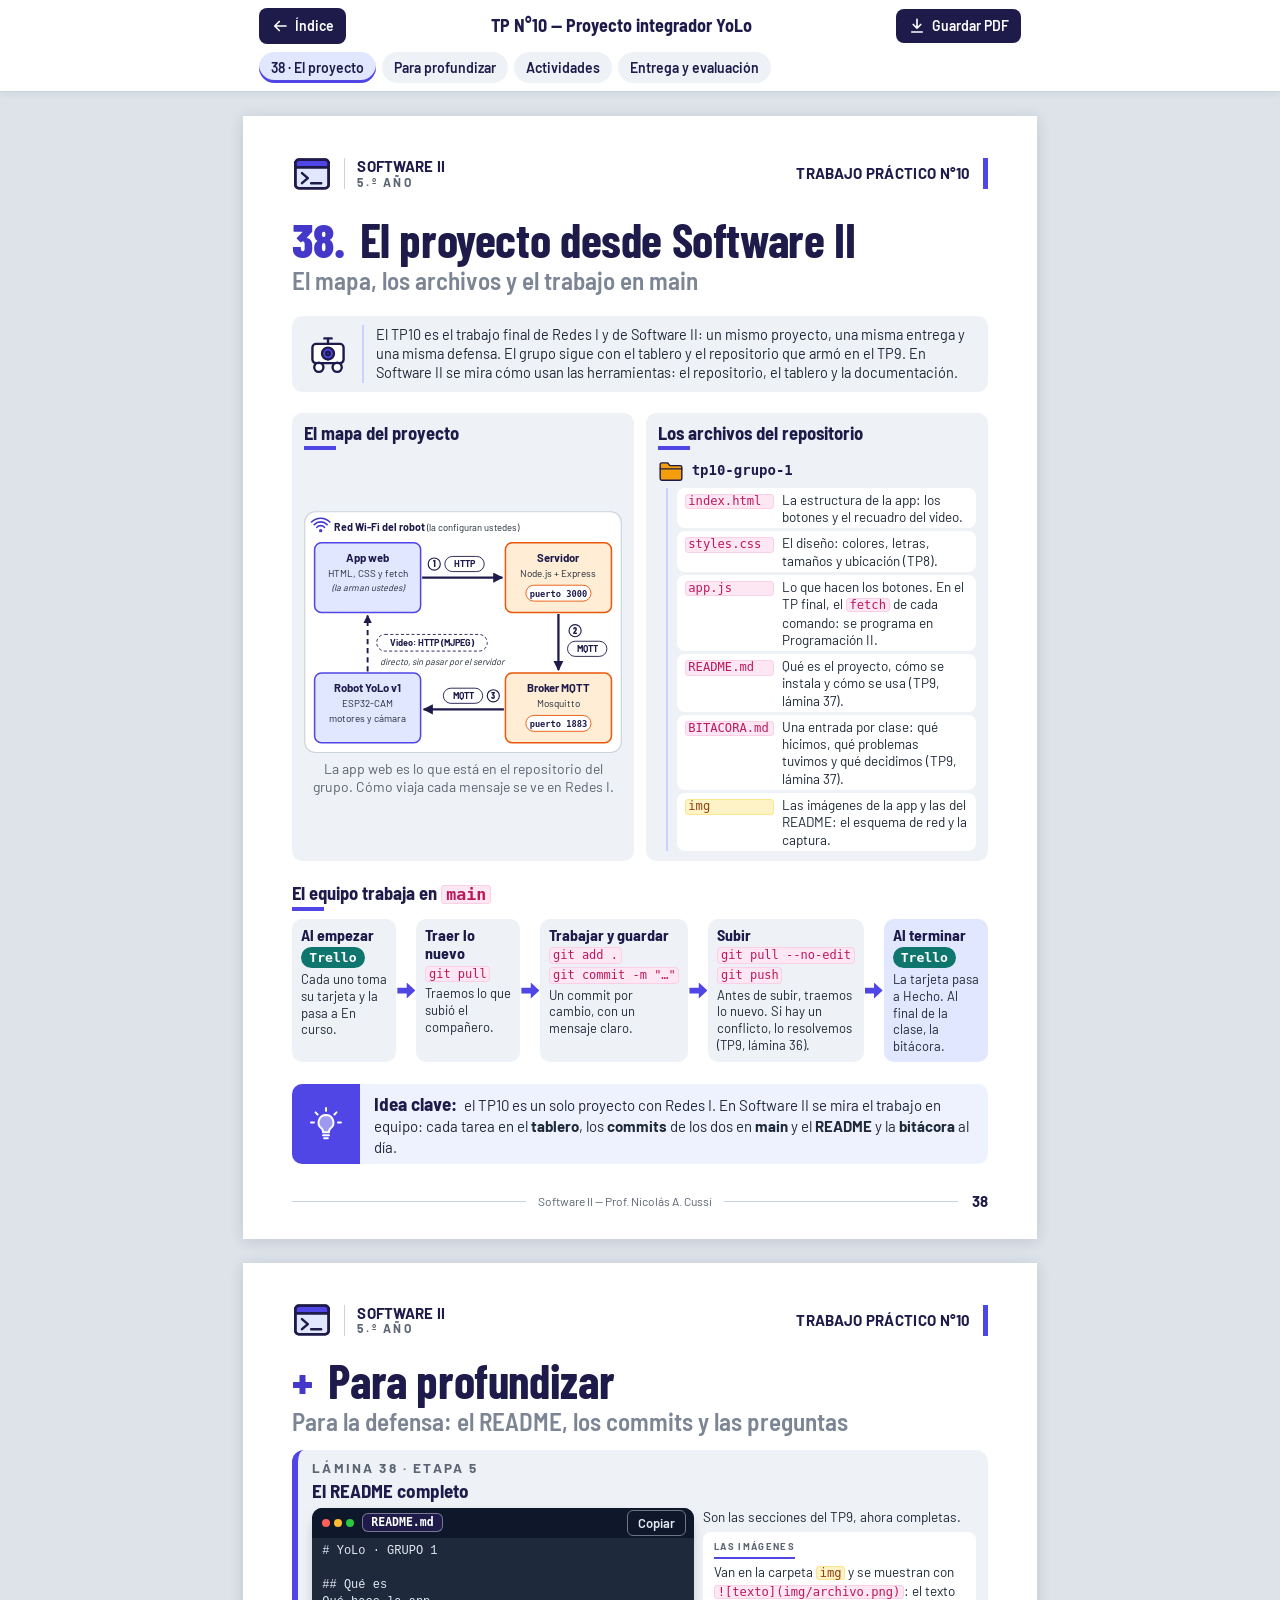
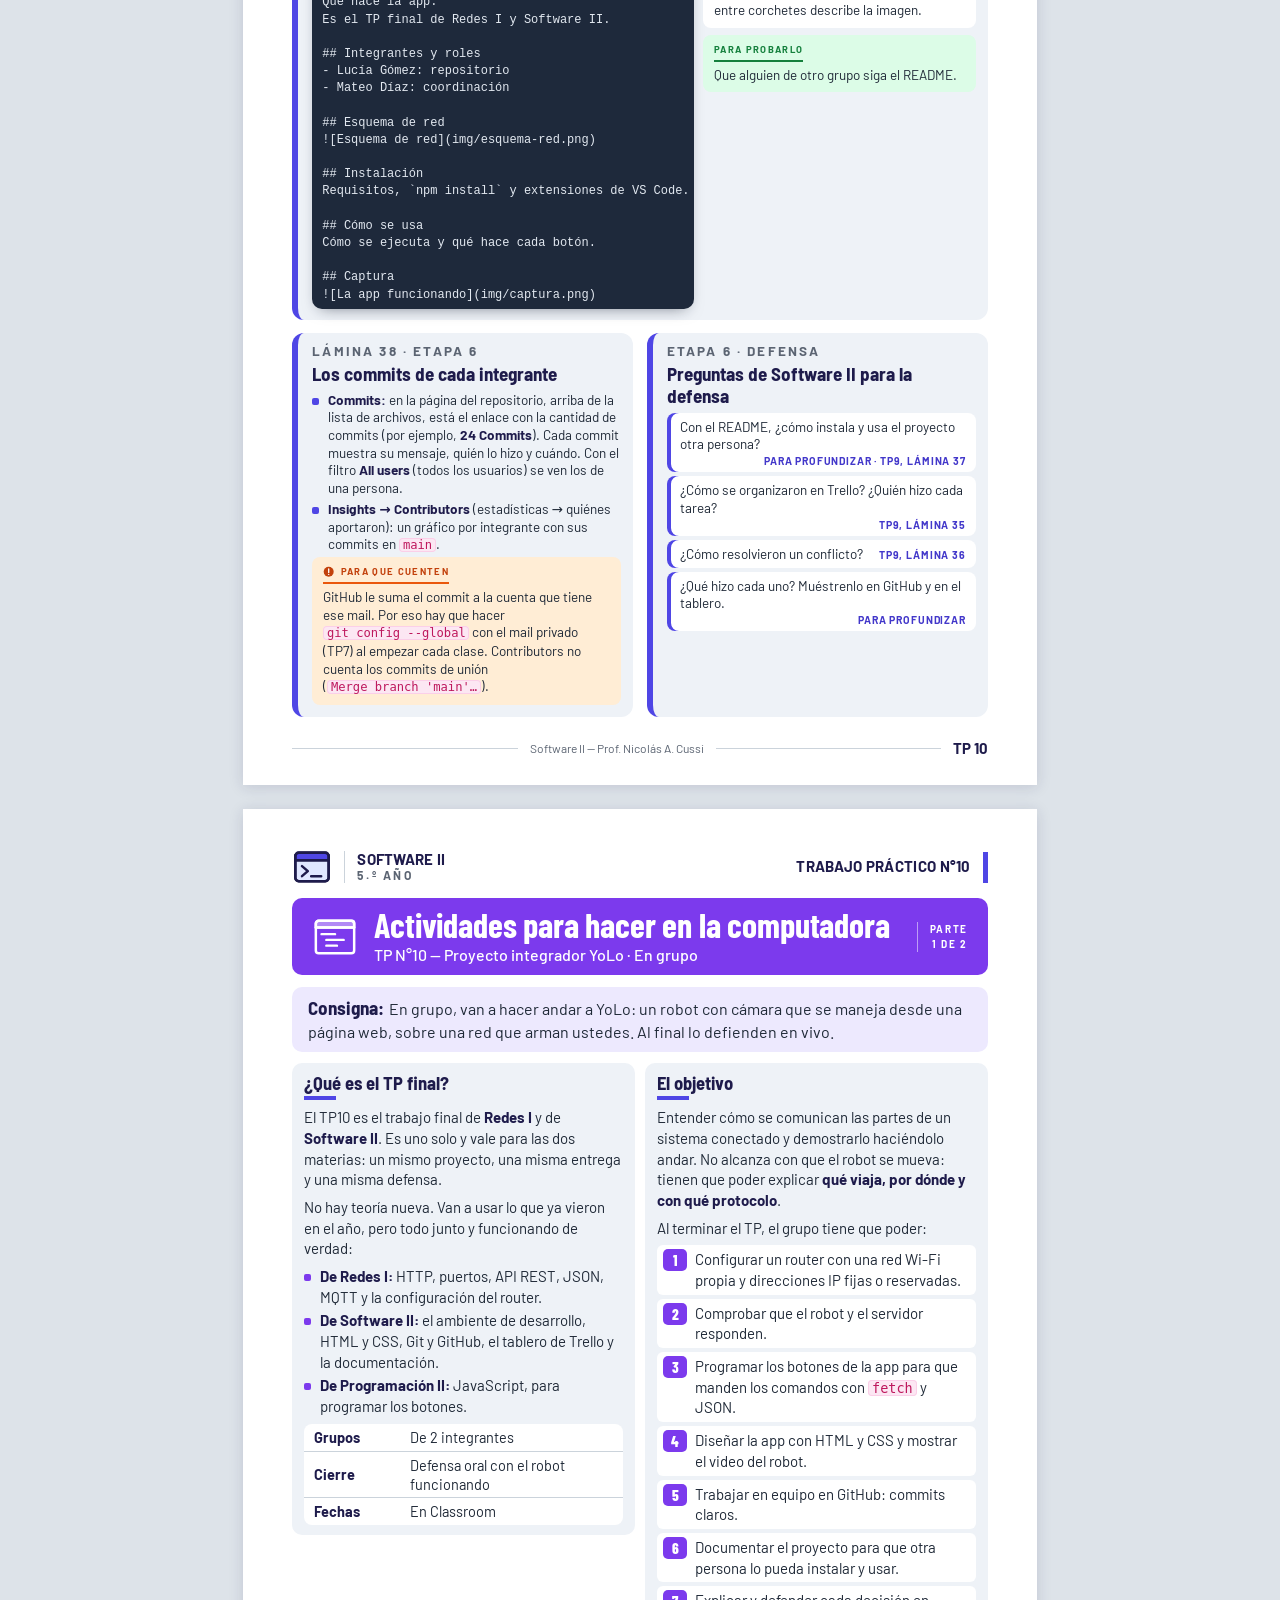
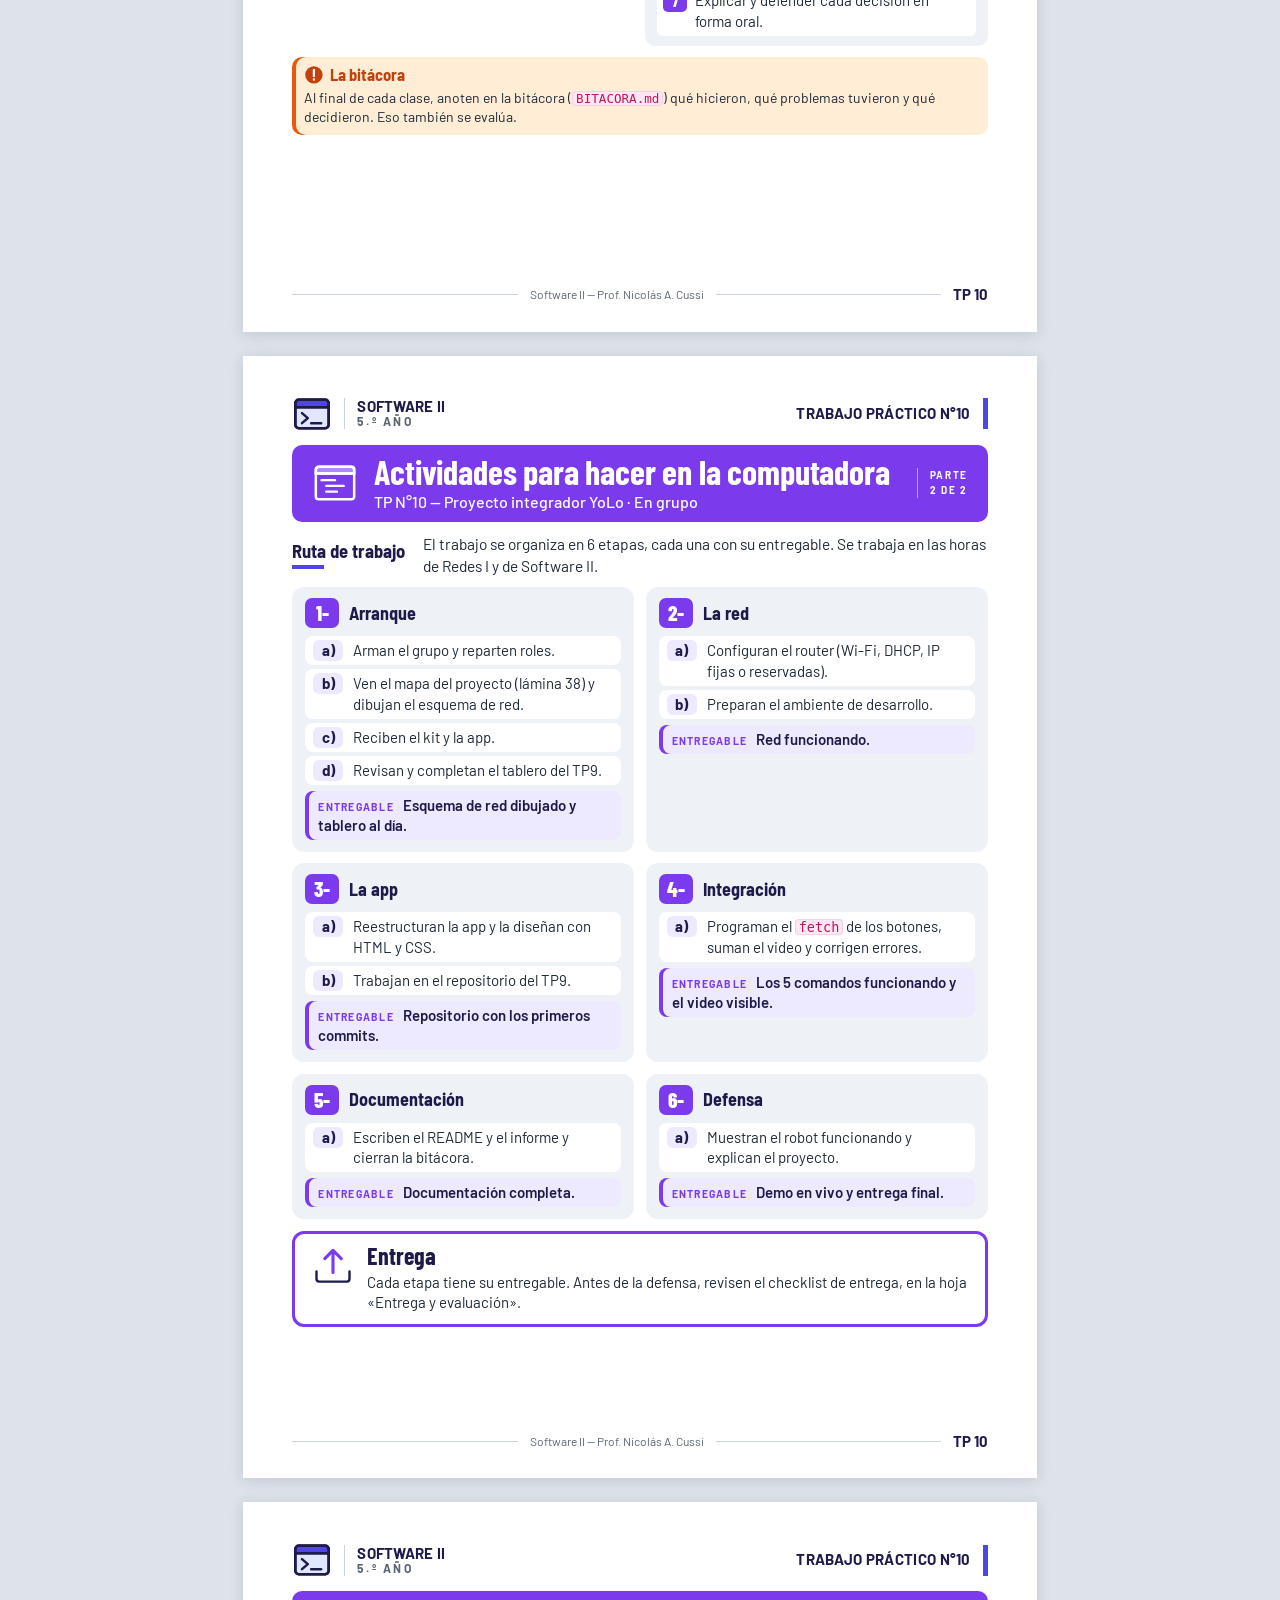
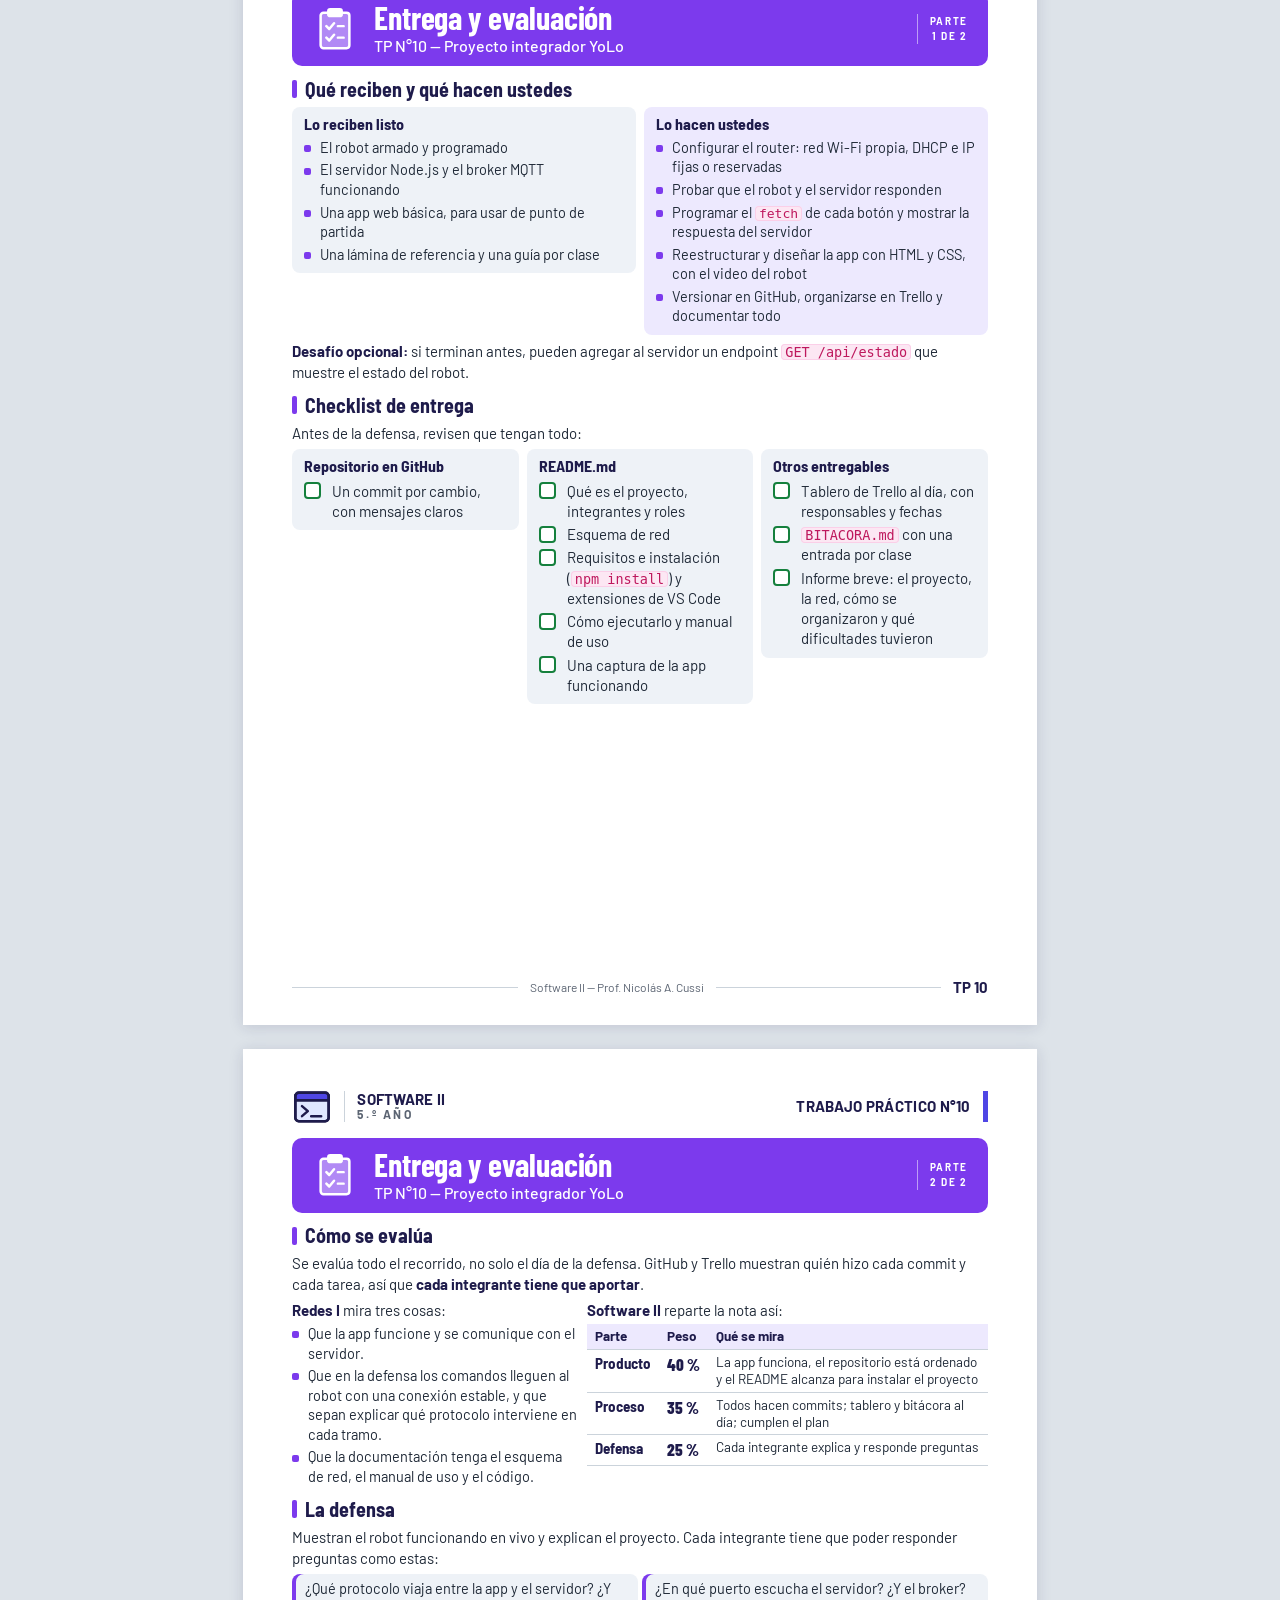
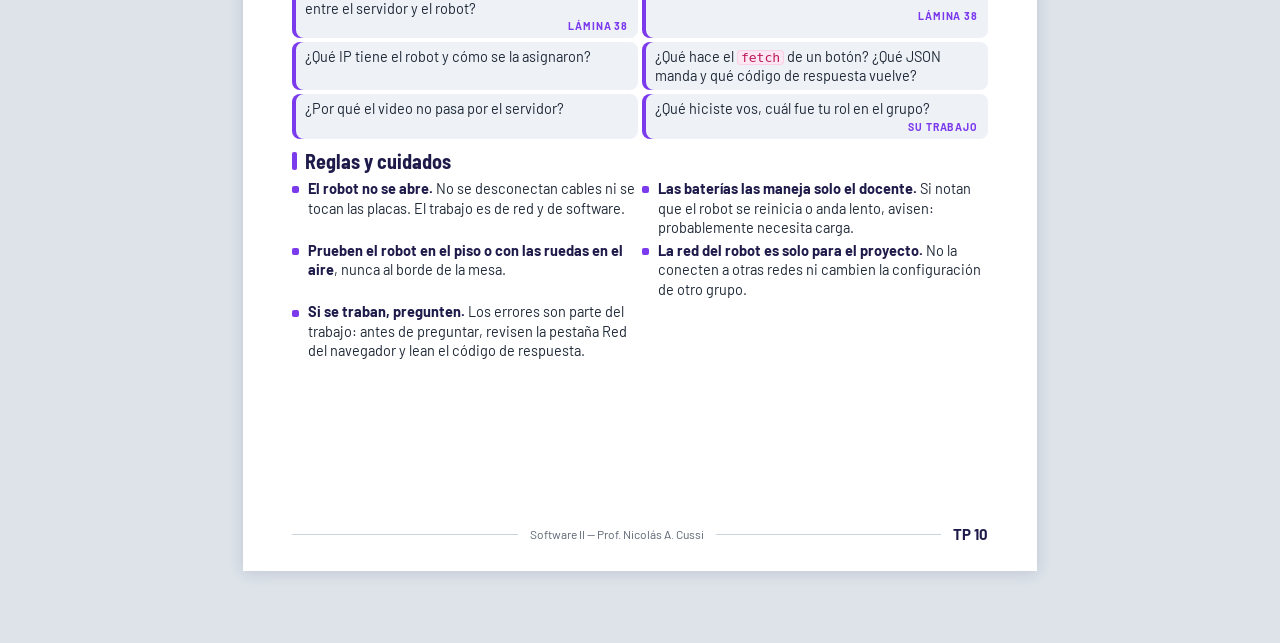
<file: unidades/tp10.html>
<!DOCTYPE html>
<html lang="es-AR">
<head>
  <meta charset="utf-8">
  <meta name="viewport" content="width=device-width, initial-scale=1">
  <title>TP N°10 — Proyecto integrador YoLo · Software II</title>
  <meta name="description" content="TP N°10 de Software II: el proyecto integrador YoLo, trabajo final de Redes I y de Software II. El mapa del proyecto, los archivos del repositorio, el trabajo del equipo en main, la ruta de trabajo en 6 etapas, la entrega, la evaluación y la defensa. Prof. Nicolás A. Cussi.">
  <meta name="theme-color" content="#4F46E5">
  <link rel="preload" href="../assets/fonts/barlow-latin-400-normal.woff2" as="font" type="font/woff2" crossorigin>
  <link rel="preload" href="../assets/fonts/barlow-semi-condensed-latin-700-normal.woff2" as="font" type="font/woff2" crossorigin>
  <link rel="stylesheet" href="../assets/css/estilos.css">
</head>
<body data-tp="10">

<!-- ====== Íconos ====== -->
<svg width="0" height="0" style="position:absolute" aria-hidden="true" focusable="false">
  <defs>
    <symbol id="i-terminal" viewBox="0 0 48 48">
      <rect x="4" y="7" width="40" height="34" rx="4" style="fill:var(--ac2, var(--acento-claro))"/>
      <path d="M8 7h32a4 4 0 0 1 4 4v5H4v-5a4 4 0 0 1 4-4z" style="fill:var(--ac)"/>
      <rect x="4" y="7" width="40" height="34" rx="4"/>
      <path d="M4 16h40M12 23l7 6-7 6M23 35h12"/>
    </symbol>
    <!-- Robot con cámara, sobre ruedas -->
    <symbol id="i-robot" viewBox="0 0 48 48">
      <path d="M24 13V7M20 7h8"/>
      <rect x="7" y="13" width="34" height="21" rx="4" style="fill:var(--blanco)"/>
      <circle cx="24" cy="23.5" r="6.5" style="fill:var(--ac)"/>
      <circle cx="24" cy="23.5" r="2"/>
      <circle cx="14" cy="38.5" r="5" style="fill:var(--blanco)"/>
      <circle cx="34" cy="38.5" r="5" style="fill:var(--blanco)"/>
    </symbol>
    <symbol id="i-carpeta" viewBox="0 0 48 48">
      <path d="M4 12a3 3 0 0 1 3-3h11l4 5h19a3 3 0 0 1 3 3v21a3 3 0 0 1-3 3H7a3 3 0 0 1-3-3z" style="fill:var(--ac)"/>
      <path d="M4 20h40"/>
    </symbol>
    <symbol id="i-editor" viewBox="0 0 48 48">
      <path d="M7 7h34a3 3 0 0 1 3 3v4H4v-4a3 3 0 0 1 3-3z" style="fill:var(--ac)"/>
      <rect x="4" y="7" width="40" height="34" rx="3"/>
      <path d="M4 14h40M10 21h14M15 27h18M15 33h11"/>
    </symbol>
    <!-- Lista con tildes: la entrega -->
    <symbol id="i-lista" viewBox="0 0 48 48">
      <rect x="9" y="7" width="30" height="37" rx="3" style="fill:var(--ac)"/>
      <rect x="17" y="3.5" width="14" height="7" rx="2" style="fill:currentColor"/>
      <path d="M15 21l3 3 5-6M27 21h6M15 33l3 3 5-6M27 33h6"/>
    </symbol>
    <symbol id="i-importante" viewBox="0 0 48 48">
      <circle cx="24" cy="24" r="21" style="fill:var(--ac);stroke:none"/>
      <path d="M24 12v15M24 35v.5" style="stroke:var(--blanco);stroke-width:5.5"/>
    </symbol>
    <symbol id="i-foco" viewBox="0 0 48 48">
      <path d="M24 2.5v4M10 8.5l2.8 2.8M38 8.5l-2.8 2.8M4 22h4M40 22h4"/>
      <path d="M24 12a10 10 0 0 0-6.2 17.8c1.4 1.2 2.2 2.6 2.2 4.2v1h8v-1c0-1.6.8-3 2.2-4.2A10 10 0 0 0 24 12z" style="fill:var(--ac)"/>
      <path d="M20 39h8M21.5 43h5"/>
    </symbol>
    <symbol id="i-subir" viewBox="0 0 48 48">
      <path d="M6 30v8a3 3 0 0 0 3 3h30a3 3 0 0 0 3-3v-8"/>
      <path d="M24 31V7M15 16l9-9 9 9" style="stroke:var(--ac);stroke-width:3.4"/>
    </symbol>
    <symbol id="i-descarga" viewBox="0 0 24 24">
      <path d="M12 3v12M7 10l5 5 5-5M5 20h14"/>
    </symbol>
    <symbol id="i-atras" viewBox="0 0 24 24">
      <path d="M20 12H5M11 6l-6 6 6 6"/>
    </symbol>
  </defs>
</svg>

<a class="saltar" href="#contenido">Saltar al contenido</a>

<header class="barra">
  <div class="barra__fila">
    <a class="boton barra__volver" href="../index.html"><svg aria-hidden="true" focusable="false"><use href="#i-atras"/></svg><span>Índice</span></a>
    <span class="barra__titulo">TP N°10 — Proyecto integrador YoLo</span>
    <button class="boton" type="button" data-imprimir aria-label="Guardar en PDF">
      <svg aria-hidden="true" focusable="false"><use href="#i-descarga"/></svg><span><span class="boton__largo">Guardar </span>PDF</span>
    </button>
  </div>
  <nav class="partes" aria-label="Partes del TP N°10">
    <a href="#pag-38">38 · El proyecto</a>
    <a href="#profundizar">Para profundizar</a>
    <a href="#actividades">Actividades</a>
    <a href="#entrega">Entrega y evaluación</a>
  </nav>
</header>

<main id="contenido" class="laminas">
  <h1 class="sr-only">TP N°10 — Proyecto integrador YoLo</h1>

  <!-- =================== LÁMINA 38 =================== -->
  <article class="lamina lamina--densa" id="pag-38" aria-labelledby="t38">
    <div class="cab" aria-hidden="true">
      <svg class="cab__logo"><use href="#i-terminal"/></svg>
      <div class="cab__marca"><b>SOFTWARE II</b><span>5.º AÑO</span></div>
      <div class="cab__lema"><span class="cab__lema-largo">TRABAJO PRÁCTICO </span><span class="cab__lema-corto">TP </span><span class="cab__lema-n">N°10</span></div>
      <span class="cab__raya"></span>
    </div>

    <div class="tit">
      <h2 class="tit__h" id="t38"><span class="tit__num">38.</span> El proyecto desde Software II</h2>
      <p class="tit__sub">El mapa, los archivos y el trabajo en main</p>
    </div>

    <div class="intro">
      <svg class="ico ico--xl" aria-hidden="true" focusable="false"><use href="#i-robot"/></svg>
      <p>El TP10 es el trabajo final de Redes I y de Software II: un mismo proyecto, una misma entrega y una misma defensa. El grupo sigue con el tablero y el repositorio que armó en el TP9. En Software II se mira cómo usan las herramientas: el repositorio, el tablero y la documentación.</p>
    </div>

    <div class="mapa">
      <section class="panel panel--pila" aria-labelledby="s38a">
        <h3 class="subtitulo" id="s38a">El mapa del proyecto</h3>
        <figure class="esquema esquema--yolo">
          <svg viewBox="0 0 420 320" role="img" aria-labelledby="yl-t yl-d">
            <title id="yl-t">Mapa del proyecto YoLo</title>
            <desc id="yl-d">Todo está dentro de la red Wi-Fi del robot, que configuran ustedes. Arriba a la izquierda, la app web: HTML, CSS y fetch; la arman ustedes. Arriba a la derecha, el servidor: Node.js más Express, en el puerto 3000. Abajo a la derecha, el broker MQTT: Mosquitto, en el puerto 1883. Abajo a la izquierda, el robot YoLo v1: una ESP32-CAM, con motores y cámara. Flecha 1, de la app al servidor, por HTTP. Flecha 2, del servidor al broker, por MQTT. Flecha 3, del broker al robot, por MQTT. Con línea punteada, el video va del robot a la app por HTTP (MJPEG): directo, sin pasar por el servidor.</desc>
            <defs>
              <marker id="yl-punta" viewBox="0 0 10 10" refX="9" refY="5" markerWidth="4.5" markerHeight="4.5" orient="auto"><path class="yl-punta" d="M0 0 10 5 0 10z"/></marker>
            </defs>
            <rect class="yl-red" x="1" y="1" width="418" height="318" rx="14"/>
            <circle class="yl-wifi-punto" cx="22" cy="26" r="2.2"/>
            <path class="yl-wifi" d="M17 21.5a7 7 0 0 1 10 0M13.5 18a12 12 0 0 1 17 0M10 14.5a17 17 0 0 1 24 0"/>
            <text class="yl-red-rot" x="40" y="27">Red Wi-Fi del robot <tspan class="yl-red-sub">(la configuran ustedes)</tspan></text>

            <rect class="yl-caja yl-caja--pide" x="14" y="42" width="140" height="92" rx="9"/>
            <text class="esq-rot" x="84" y="67" text-anchor="middle">App web</text>
            <text class="esq-txt" x="84" y="87" text-anchor="middle">HTML, CSS y fetch</text>
            <text class="yl-nota" x="84" y="106" text-anchor="middle">(la arman ustedes)</text>

            <rect class="yl-caja yl-caja--responde" x="266" y="42" width="140" height="92" rx="9"/>
            <text class="esq-rot" x="336" y="67" text-anchor="middle">Servidor</text>
            <text class="esq-txt" x="336" y="87" text-anchor="middle">Node.js + Express</text>
            <rect class="yl-pill" x="293" y="98" width="86" height="21" rx="10.5"/>
            <text class="yl-pill-txt" x="336" y="113" text-anchor="middle">puerto 3000</text>

            <rect class="yl-caja yl-caja--responde" x="266" y="214" width="140" height="92" rx="9"/>
            <text class="esq-rot" x="336" y="239" text-anchor="middle">Broker MQTT</text>
            <text class="esq-txt" x="336" y="259" text-anchor="middle">Mosquitto</text>
            <rect class="yl-pill" x="293" y="270" width="86" height="21" rx="10.5"/>
            <text class="yl-pill-txt" x="336" y="285" text-anchor="middle">puerto 1883</text>

            <rect class="yl-caja yl-caja--pide" x="14" y="214" width="140" height="92" rx="9"/>
            <text class="esq-rot" x="84" y="239" text-anchor="middle">Robot YoLo v1</text>
            <text class="esq-txt" x="84" y="259" text-anchor="middle">ESP32-CAM</text>
            <text class="esq-txt" x="84" y="278" text-anchor="middle">motores y cámara</text>

            <path class="yl-flecha" d="M156 88H262" marker-end="url(#yl-punta)"/>
            <circle class="esq-num" cx="172" cy="70" r="8"/><text class="esq-num-txt" x="172" y="74" text-anchor="middle">1</text>
            <rect class="yl-tag" x="186" y="60" width="52" height="20" rx="10"/>
            <text class="yl-tag-txt" x="212" y="74.5" text-anchor="middle">HTTP</text>

            <path class="yl-flecha" d="M336 136V210" marker-end="url(#yl-punta)"/>
            <circle class="esq-num" cx="358" cy="158" r="8"/><text class="esq-num-txt" x="358" y="162" text-anchor="middle">2</text>
            <rect class="yl-tag" x="348" y="172" width="52" height="20" rx="10"/>
            <text class="yl-tag-txt" x="374" y="186.5" text-anchor="middle">MQTT</text>

            <path class="yl-flecha" d="M264 262H158" marker-end="url(#yl-punta)"/>
            <rect class="yl-tag" x="184" y="234" width="52" height="20" rx="10"/>
            <text class="yl-tag-txt" x="210" y="248.5" text-anchor="middle">MQTT</text>
            <circle class="esq-num" cx="250" cy="244" r="8"/><text class="esq-num-txt" x="250" y="248" text-anchor="middle">3</text>

            <path class="yl-video" d="M84 212V138" marker-end="url(#yl-punta)"/>
            <rect class="yl-tag yl-tag--video" x="96" y="163" width="146" height="22" rx="11"/>
            <text class="yl-tag-txt" x="169" y="178.5" text-anchor="middle">Video: HTTP (MJPEG)</text>
            <text class="yl-nota" x="100" y="203">directo, sin pasar por el servidor</text>
          </svg>
          <figcaption>La app web es lo que está en el repositorio del grupo. Cómo viaja cada mensaje se ve en Redes I.</figcaption>
        </figure>
      </section>

      <section class="panel panel--pila" aria-labelledby="s38b">
        <h3 class="subtitulo" id="s38b">Los archivos del repositorio</h3>
        <div class="carpeta">
          <p class="carpeta__raiz"><svg class="ico ico--carpeta" aria-hidden="true" focusable="false"><use href="#i-carpeta"/></svg>tp10-grupo-1</p>
          <ul class="carpeta__arch carpeta__arch--def">
            <li><code>index.html</code><span>La estructura de la app: los botones y el recuadro del video.</span></li>
            <li><code>styles.css</code><span>El diseño: colores, letras, tamaños y ubicación (TP8).</span></li>
            <li><code>app.js</code><span>Lo que hacen los botones. En el TP final, el <code>fetch</code> de cada comando: se programa en Programación II.</span></li>
            <li><code>README.md</code><span>Qué es el proyecto, cómo se instala y cómo se usa (TP9, lámina 37).</span></li>
            <li><code>BITACORA.md</code><span>Una entrada por clase: qué hicimos, qué problemas tuvimos y qué decidimos (TP9, lámina 37).</span></li>
            <li><code class="cod-carpeta">img</code><span>Las imágenes de la app y las del README: el esquema de red y la captura.</span></li>
          </ul>
        </div>
      </section>
    </div>

    <section class="seccion" aria-labelledby="s38c">
      <h3 class="subtitulo" id="s38c">El equipo trabaja en <code>main</code></h3>
      <ol class="secuencia ciclo ciclo--cinco" aria-label="El trabajo del equipo, en cinco pasos">
        <li><h3>Al empezar</h3><span class="etq etq--trello">Trello</span><p>Cada uno toma su tarjeta y la pasa a En curso.</p></li>
        <li><h3>Traer lo nuevo</h3><code>git pull</code><p>Traemos lo que subió el compañero.</p></li>
        <li><h3>Trabajar y guardar</h3><code>git add .</code><code>git commit -m "…"</code><p>Un commit por cambio, con un mensaje claro.</p></li>
        <li><h3>Subir</h3><code>git pull --no-edit</code><code>git push</code><p>Antes de subir, traemos lo nuevo. Si hay un conflicto, lo resolvemos (TP9, lámina 36).</p></li>
        <li><h3>Al terminar</h3><span class="etq etq--trello">Trello</span><p>La tarjeta pasa a Hecho. Al final de la clase, la bitácora.</p></li>
      </ol>
    </section>

    <aside class="idea" aria-label="Idea clave">
      <span class="idea__ico"><svg class="ico" aria-hidden="true" focusable="false"><use href="#i-foco"/></svg></span>
      <p><strong>Idea clave:</strong> el TP10 es un solo proyecto con Redes I. En Software II se mira el trabajo en equipo: cada tarea en el <b>tablero</b>, los <b>commits</b> de los dos en <b>main</b> y el <b>README</b> y la <b>bitácora</b> al día.</p>
    </aside>

    <footer class="pie">
      <span class="pie__linea"></span>
      <span>Software II — Prof. Nicolás A. Cussi</span>
      <span class="pie__linea"></span>
      <span class="pie__num" aria-label="Lámina 38">38</span>
    </footer>
  </article>

  <!-- =================== PARA PROFUNDIZAR =================== -->
  <article class="lamina lamina--pf lamina--pf-denso" id="profundizar" aria-labelledby="tpf">
    <div class="cab" aria-hidden="true">
      <svg class="cab__logo"><use href="#i-terminal"/></svg>
      <div class="cab__marca"><b>SOFTWARE II</b><span>5.º AÑO</span></div>
      <div class="cab__lema"><span class="cab__lema-largo">TRABAJO PRÁCTICO </span><span class="cab__lema-corto">TP </span><span class="cab__lema-n">N°10</span></div>
      <span class="cab__raya"></span>
    </div>

    <div class="tit">
      <h2 class="tit__h" id="tpf"><span class="tit__num">+</span> Para profundizar</h2>
      <p class="tit__sub">Para la defensa: el README, los commits y las preguntas</p>
    </div>

    <div class="pf-grid">
      <section class="pf pf--ancho" aria-labelledby="pf-readme">
        <p class="pf__etiqueta">Lámina 38 · Etapa 5</p>
        <h3 class="pf__titulo" id="pf-readme">El README completo</h3>
        <div class="pf__cols pf__cols--lado">
          <figure class="codigo codigo--neutro" id="ej-pf-readme">
            <figcaption><span class="codigo__archivo">README.md</span></figcaption>
            <pre tabindex="0" aria-label="Esqueleto de README.md con las secciones del checklist"><code># YoLo · GRUPO 1

## Qué es
Qué hace la app.
Es el TP final de Redes I y Software II.

## Integrantes y roles
- Lucía Gómez: repositorio
- Mateo Díaz: coordinación

## Esquema de red
![Esquema de red](img/esquema-red.png)

## Instalación
Requisitos, `npm install` y extensiones de VS Code.

## Cómo se usa
Cómo se ejecuta y qué hace cada botón.

## Captura
![La app funcionando](img/captura.png)</code></pre>
          </figure>
          <div class="pf__texto">
            <p>Son las secciones del TP9, ahora completas.</p>
            <div class="pf__caja">
              <h4>Las imágenes</h4>
              <p>Van en la carpeta <code class="cod-carpeta">img</code> y se muestran con <code>![texto](img/archivo.png)</code>: el texto entre corchetes describe la imagen.</p>
            </div>
            <div class="pf__caja pf__caja--consejo">
              <h4>Para probarlo</h4>
              <p>Que alguien de otro grupo siga el README.</p>
            </div>
          </div>
        </div>
      </section>

      <section class="pf" aria-labelledby="pf-commits">
        <p class="pf__etiqueta">Lámina 38 · Etapa 6</p>
        <h3 class="pf__titulo" id="pf-commits">Los commits de cada integrante</h3>
        <ul class="pf__lista">
          <li><strong>Commits:</strong> en la página del repositorio, arriba de la lista de archivos, está el enlace con la cantidad de commits (por ejemplo, <strong lang="en">24 Commits</strong>). Cada commit muestra su mensaje, quién lo hizo y cuándo. Con el filtro <strong lang="en">All users</strong> (todos los usuarios) se ven los de una persona.</li>
          <li><strong lang="en">Insights → Contributors</strong> (estadísticas → quiénes aportaron): un gráfico por integrante con sus commits en <code>main</code>.</li>
        </ul>
        <div class="pf__caja pf__caja--importante">
          <h4><svg class="ico tit-ico" aria-hidden="true" focusable="false"><use href="#i-importante"/></svg>Para que cuenten</h4>
          <p>GitHub le suma el commit a la cuenta que tiene ese mail. Por eso hay que hacer <code>git config --global</code> con el mail privado (TP7) al empezar cada clase. Contributors no cuenta los commits de unión <span class="sin-corte">(<code>Merge branch 'main'…</code>).</span></p>
        </div>
      </section>

      <section class="pf" aria-labelledby="pf-defensa">
        <p class="pf__etiqueta">Etapa 6 · Defensa</p>
        <h3 class="pf__titulo" id="pf-defensa">Preguntas de Software II para la defensa</h3>
        <ul class="defensa__preguntas">
          <li><span>Con el README, ¿cómo instala y usa el proyecto otra persona?</span> <span class="donde">Para profundizar · TP9, lámina 37</span></li>
          <li><span>¿Cómo se organizaron en Trello? ¿Quién hizo cada tarea?</span> <span class="donde">TP9, lámina 35</span></li>
          <li><span>¿Cómo resolvieron un conflicto?</span> <span class="donde">TP9, lámina 36</span></li>
          <li><span>¿Qué hizo cada uno? Muéstrenlo en GitHub y en el tablero.</span> <span class="donde">Para profundizar</span></li>
        </ul>
      </section>
    </div>

    <footer class="pie">
      <span class="pie__linea"></span>
      <span>Software II — Prof. Nicolás A. Cussi</span>
      <span class="pie__linea"></span>
      <span class="pie__num">TP 10</span>
    </footer>
  </article>

  <!-- =================== ACTIVIDADES EN LA COMPUTADORA · Hoja 1 =================== -->
  <article class="lamina lamina--act lamina--compu lamina--densa" id="actividades" aria-labelledby="act-1">
    <div class="cab" aria-hidden="true">
      <svg class="cab__logo"><use href="#i-terminal"/></svg>
      <div class="cab__marca"><b>SOFTWARE II</b><span>5.º AÑO</span></div>
      <div class="cab__lema"><span class="cab__lema-largo">TRABAJO PRÁCTICO </span><span class="cab__lema-corto">TP </span><span class="cab__lema-n">N°10</span></div>
      <span class="cab__raya"></span>
    </div>

    <header class="act-banda">
      <svg class="ico" aria-hidden="true" focusable="false"><use href="#i-editor"/></svg>
      <div>
        <h2 id="act-1">Actividades para hacer en la computadora</h2>
        <p>TP N°10 — Proyecto integrador YoLo · En grupo</p>
      </div>
      <span class="act-banda__parte">Parte<br>1 de 2</span>
    </header>

    <p class="consigna"><strong>Consigna:</strong> En grupo, van a hacer andar a YoLo: un robot con cámara que se maneja desde una página web, sobre una red que arman ustedes. Al final lo defienden en vivo.</p>

    <div class="tpfinal">
      <section class="panel" aria-labelledby="tf10">
        <div class="panel__cab"><h3 class="subtitulo" id="tf10">¿Qué es el TP final?</h3></div>
        <p>El TP10 es el trabajo final de <strong>Redes I</strong> y de <strong>Software II</strong>. Es uno solo y vale para las dos materias: un mismo proyecto, una misma entrega y una misma defensa.</p>
        <p>No hay teoría nueva. Van a usar lo que ya vieron en el año, pero todo junto y funcionando de verdad:</p>
        <ul class="pf__lista">
          <li><strong>De Redes I:</strong> HTTP, puertos, API REST, JSON, MQTT y la configuración del router.</li>
          <li><strong>De Software II:</strong> el ambiente de desarrollo, HTML y CSS, Git y GitHub, el tablero de Trello y la documentación.</li>
          <li><strong>De Programación II:</strong> JavaScript, para programar los botones.</li>
        </ul>
        <table class="datos">
          <caption class="sr-only">Datos del TP final</caption>
          <tbody>
            <tr><th scope="row">Grupos</th><td>De 2 integrantes</td></tr>
            <tr><th scope="row">Cierre</th><td>Defensa oral con el robot funcionando</td></tr>
            <tr><th scope="row">Fechas</th><td>En Classroom</td></tr>
          </tbody>
        </table>
      </section>

      <section class="panel" aria-labelledby="ob10">
        <div class="panel__cab"><h3 class="subtitulo" id="ob10">El objetivo</h3></div>
        <p>Entender cómo se comunican las partes de un sistema conectado y demostrarlo haciéndolo andar. No alcanza con que el robot se mueva: tienen que poder explicar <strong>qué viaja, por dónde y con qué protocolo</strong>.</p>
        <p>Al terminar el TP, el grupo tiene que poder:</p>
        <ol class="objetivos">
          <li>Configurar un router con una red Wi-Fi propia y direcciones IP fijas o reservadas.</li>
          <li>Comprobar que el robot y el servidor responden.</li>
          <li>Programar los botones de la app para que manden los comandos con <code>fetch</code> y JSON.</li>
          <li>Diseñar la app con HTML y CSS y mostrar el video del robot.</li>
          <li>Trabajar en equipo en GitHub: commits claros.</li>
          <li>Documentar el proyecto para que otra persona lo pueda instalar y usar.</li>
          <li>Explicar y defender cada decisión en forma oral.</li>
        </ol>
      </section>
    </div>

    <aside class="esquema-nota esquema-nota--importante" aria-labelledby="n10">
      <h3 id="n10"><svg class="ico tit-ico" aria-hidden="true" focusable="false"><use href="#i-importante"/></svg>La bitácora</h3>
      <p class="esquema-nota__p">Al final de cada clase, anoten en la bitácora (<code>BITACORA.md</code>) qué hicieron, qué problemas tuvieron y qué decidieron. Eso también se evalúa.</p>
    </aside>

    <footer class="pie">
      <span class="pie__linea"></span>
      <span>Software II — Prof. Nicolás A. Cussi</span>
      <span class="pie__linea"></span>
      <span class="pie__num">TP 10</span>
    </footer>
  </article>

  <!-- =================== ACTIVIDADES EN LA COMPUTADORA · Hoja 2 =================== -->
  <article class="lamina lamina--act lamina--compu lamina--densa" id="actividades-2" aria-labelledby="act-2">
    <div class="cab" aria-hidden="true">
      <svg class="cab__logo"><use href="#i-terminal"/></svg>
      <div class="cab__marca"><b>SOFTWARE II</b><span>5.º AÑO</span></div>
      <div class="cab__lema"><span class="cab__lema-largo">TRABAJO PRÁCTICO </span><span class="cab__lema-corto">TP </span><span class="cab__lema-n">N°10</span></div>
      <span class="cab__raya"></span>
    </div>

    <header class="act-banda">
      <svg class="ico" aria-hidden="true" focusable="false"><use href="#i-editor"/></svg>
      <div>
        <h2 id="act-2">Actividades para hacer en la computadora</h2>
        <p>TP N°10 — Proyecto integrador YoLo · En grupo</p>
      </div>
      <span class="act-banda__parte">Parte<br>2 de 2</span>
    </header>

    <section class="ruta" aria-labelledby="ru10">
      <h3 class="subtitulo" id="ru10">Ruta de trabajo</h3>
      <p class="ruta__intro">El trabajo se organiza en 6 etapas, cada una con su entregable. Se trabaja en las horas de Redes I y de Software II.</p>
    </section>

    <ol class="acts acts--2col">
      <li class="act">
        <h3 class="act__titulo"><span class="act__num">1-</span> Arranque</h3>
        <ol class="act__items">
          <li><b class="act__letra">a)</b><div>Arman el grupo y reparten roles.</div></li>
          <li><b class="act__letra">b)</b><div>Ven el mapa del proyecto (lámina 38) y dibujan el esquema de red.</div></li>
          <li><b class="act__letra">c)</b><div>Reciben el kit y la app.</div></li>
          <li><b class="act__letra">d)</b><div>Revisan y completan el tablero del TP9.</div></li>
        </ol>
        <p class="etapa__entregable"><span>Entregable</span> Esquema de red dibujado y tablero al día.</p>
      </li>
      <li class="act">
        <h3 class="act__titulo"><span class="act__num">2-</span> La red</h3>
        <ol class="act__items">
          <li><b class="act__letra">a)</b><div>Configuran el router (Wi-Fi, DHCP, IP fijas o reservadas).</div></li>
          <li><b class="act__letra">b)</b><div>Preparan el ambiente de desarrollo.</div></li>
        </ol>
        <p class="etapa__entregable"><span>Entregable</span> Red funcionando.</p>
      </li>
      <li class="act">
        <h3 class="act__titulo"><span class="act__num">3-</span> La app</h3>
        <ol class="act__items">
          <li><b class="act__letra">a)</b><div>Reestructuran la app y la diseñan con HTML y CSS.</div></li>
          <li><b class="act__letra">b)</b><div>Trabajan en el repositorio del TP9.</div></li>
        </ol>
        <p class="etapa__entregable"><span>Entregable</span> Repositorio con los primeros commits.</p>
      </li>
      <li class="act">
        <h3 class="act__titulo"><span class="act__num">4-</span> Integración</h3>
        <ol class="act__items">
          <li><b class="act__letra">a)</b><div>Programan el <code>fetch</code> de los botones, suman el video y corrigen errores.</div></li>
        </ol>
        <p class="etapa__entregable"><span>Entregable</span> Los 5 comandos funcionando y el video visible.</p>
      </li>
      <li class="act">
        <h3 class="act__titulo"><span class="act__num">5-</span> Documentación</h3>
        <ol class="act__items">
          <li><b class="act__letra">a)</b><div>Escriben el README y el informe y cierran la bitácora.</div></li>
        </ol>
        <p class="etapa__entregable"><span>Entregable</span> Documentación completa.</p>
      </li>
      <li class="act">
        <h3 class="act__titulo"><span class="act__num">6-</span> Defensa</h3>
        <ol class="act__items">
          <li><b class="act__letra">a)</b><div>Muestran el robot funcionando y explican el proyecto.</div></li>
        </ol>
        <p class="etapa__entregable"><span>Entregable</span> Demo en vivo y entrega final.</p>
      </li>
    </ol>

    <section class="entrega" aria-labelledby="entrega10">
      <svg class="ico ico--l" aria-hidden="true" focusable="false"><use href="#i-subir"/></svg>
      <div>
        <h3 id="entrega10">Entrega</h3>
        <p>Cada etapa tiene su entregable. Antes de la defensa, revisen el checklist de entrega, en la hoja «Entrega y evaluación».</p>
      </div>
    </section>

    <footer class="pie">
      <span class="pie__linea"></span>
      <span>Software II — Prof. Nicolás A. Cussi</span>
      <span class="pie__linea"></span>
      <span class="pie__num">TP 10</span>
    </footer>
  </article>

  <!-- =================== ENTREGA Y EVALUACIÓN · Hoja 1 =================== -->
  <article class="lamina lamina--act lamina--compu lamina--densa lamina--entrega" id="entrega" aria-labelledby="ent-1">
    <div class="cab" aria-hidden="true">
      <svg class="cab__logo"><use href="#i-terminal"/></svg>
      <div class="cab__marca"><b>SOFTWARE II</b><span>5.º AÑO</span></div>
      <div class="cab__lema"><span class="cab__lema-largo">TRABAJO PRÁCTICO </span><span class="cab__lema-corto">TP </span><span class="cab__lema-n">N°10</span></div>
      <span class="cab__raya"></span>
    </div>

    <header class="act-banda">
      <svg class="ico" aria-hidden="true" focusable="false"><use href="#i-lista"/></svg>
      <div>
        <h2 id="ent-1">Entrega y evaluación</h2>
        <p>TP N°10 — Proyecto integrador YoLo</p>
      </div>
      <span class="act-banda__parte">Parte<br>1 de 2</span>
    </header>

    <section class="recibe" aria-labelledby="rec10">
      <h3 class="ent__tit" id="rec10">Qué reciben y qué hacen ustedes</h3>
      <div class="recibe__cols">
        <div class="recibe__col">
          <h4>Lo reciben listo</h4>
          <ul class="pf__lista">
            <li>El robot armado y programado</li>
            <li>El servidor Node.js y el broker MQTT funcionando</li>
            <li>Una app web básica, para usar de punto de partida</li>
            <li>Una lámina de referencia y una guía por clase</li>
          </ul>
        </div>
        <div class="recibe__col recibe__col--hacen">
          <h4>Lo hacen ustedes</h4>
          <ul class="pf__lista">
            <li>Configurar el router: red Wi-Fi propia, DHCP e IP fijas o reservadas</li>
            <li>Probar que el robot y el servidor responden</li>
            <li>Programar el <code>fetch</code> de cada botón y mostrar la respuesta del servidor</li>
            <li>Reestructurar y diseñar la app con HTML y CSS, con el video del robot</li>
            <li>Versionar en GitHub, organizarse en Trello y documentar todo</li>
          </ul>
        </div>
      </div>
      <p class="recibe__desafio"><strong>Desafío opcional:</strong> si terminan antes, pueden agregar al servidor un endpoint <code>GET /api/estado</code> que muestre el estado del robot.</p>
    </section>

    <section class="chequeo" aria-labelledby="chk10">
      <h3 class="ent__tit" id="chk10">Checklist de entrega</h3>
      <p>Antes de la defensa, revisen que tengan todo:</p>
      <div class="chequeo__cols">
        <div>
          <h4>Repositorio en GitHub</h4>
          <ul class="checklist">
            <li>Un commit por cambio, con mensajes claros</li>
          </ul>
        </div>
        <div>
          <h4>README.md</h4>
          <ul class="checklist">
            <li>Qué es el proyecto, integrantes y roles</li>
            <li>Esquema de red</li>
            <li>Requisitos e instalación <span class="sin-corte">(<code>npm install</code>)</span> y extensiones de VS Code</li>
            <li>Cómo ejecutarlo y manual de uso</li>
            <li>Una captura de la app funcionando</li>
          </ul>
        </div>
        <div>
          <h4>Otros entregables</h4>
          <ul class="checklist">
            <li>Tablero de Trello al día, con responsables y fechas</li>
            <li><code>BITACORA.md</code> con una entrada por clase</li>
            <li>Informe breve: el proyecto, la red, cómo se organizaron y qué dificultades tuvieron</li>
          </ul>
        </div>
      </div>
    </section>

    <footer class="pie">
      <span class="pie__linea"></span>
      <span>Software II — Prof. Nicolás A. Cussi</span>
      <span class="pie__linea"></span>
      <span class="pie__num">TP 10</span>
    </footer>
  </article>

  <!-- =================== ENTREGA Y EVALUACIÓN · Hoja 2 =================== -->
  <article class="lamina lamina--act lamina--compu lamina--densa lamina--entrega" id="entrega-2" aria-labelledby="ent-2">
    <div class="cab" aria-hidden="true">
      <svg class="cab__logo"><use href="#i-terminal"/></svg>
      <div class="cab__marca"><b>SOFTWARE II</b><span>5.º AÑO</span></div>
      <div class="cab__lema"><span class="cab__lema-largo">TRABAJO PRÁCTICO </span><span class="cab__lema-corto">TP </span><span class="cab__lema-n">N°10</span></div>
      <span class="cab__raya"></span>
    </div>

    <header class="act-banda">
      <svg class="ico" aria-hidden="true" focusable="false"><use href="#i-lista"/></svg>
      <div>
        <h2 id="ent-2">Entrega y evaluación</h2>
        <p>TP N°10 — Proyecto integrador YoLo</p>
      </div>
      <span class="act-banda__parte">Parte<br>2 de 2</span>
    </header>

    <section class="evalua" aria-labelledby="ev10">
      <h3 class="ent__tit" id="ev10">Cómo se evalúa</h3>
      <p>Se evalúa todo el recorrido, no solo el día de la defensa. GitHub y Trello muestran quién hizo cada commit y cada tarea, así que <strong>cada integrante tiene que aportar</strong>.</p>
      <div class="evalua__cols">
        <div>
          <h4><strong>Redes I</strong> mira tres cosas:</h4>
          <ul class="pf__lista">
            <li>Que la app funcione y se comunique con el servidor.</li>
            <li>Que en la defensa los comandos lleguen al robot con una conexión estable, y que sepan explicar qué protocolo interviene en cada tramo.</li>
            <li>Que la documentación tenga el esquema de red, el manual de uso y el código.</li>
          </ul>
        </div>
        <div>
          <h4><strong>Software II</strong> reparte la nota así:</h4>
          <table class="tabla-nota">
            <caption class="sr-only">Cómo reparte la nota Software II: parte, peso y qué se mira</caption>
            <thead><tr><th scope="col">Parte</th><th scope="col">Peso</th><th scope="col">Qué se mira</th></tr></thead>
            <tbody>
              <tr><th scope="row">Producto</th><td class="tabla-nota__peso">40 %</td><td>La app funciona, el repositorio está ordenado y el README alcanza para instalar el proyecto</td></tr>
              <tr><th scope="row">Proceso</th><td class="tabla-nota__peso">35 %</td><td>Todos hacen commits; tablero y bitácora al día; cumplen el plan</td></tr>
              <tr><th scope="row">Defensa</th><td class="tabla-nota__peso">25 %</td><td>Cada integrante explica y responde preguntas</td></tr>
            </tbody>
          </table>
        </div>
      </div>
    </section>

    <section class="defensa" aria-labelledby="df10">
      <h3 class="ent__tit" id="df10">La defensa</h3>
      <p>Muestran el robot funcionando en vivo y explican el proyecto. Cada integrante tiene que poder responder preguntas como estas:</p>
      <ul class="defensa__preguntas">
        <li><span>¿Qué protocolo viaja entre la app y el servidor? ¿Y entre el servidor y el robot?</span> <span class="donde">Lámina 38</span></li>
        <li><span>¿En qué puerto escucha el servidor? ¿Y el broker?</span> <span class="donde">Lámina 38</span></li>
        <li><span>¿Qué IP tiene el robot y cómo se la asignaron?</span></li>
        <li><span>¿Qué hace el <code>fetch</code> de un botón? ¿Qué JSON manda y qué código de respuesta vuelve?</span></li>
        <li><span>¿Por qué el video no pasa por el servidor?</span></li>
        <li><span>¿Qué hiciste vos, cuál fue tu rol en el grupo?</span> <span class="donde">Su trabajo</span></li>
      </ul>
    </section>

    <section class="reglas" aria-labelledby="rg10">
      <h3 class="ent__tit" id="rg10">Reglas y cuidados</h3>
      <ul class="pf__lista reglas__lista">
        <li><strong>El robot no se abre.</strong> No se desconectan cables ni se tocan las placas. El trabajo es de red y de software.</li>
        <li><strong>Las baterías las maneja solo el docente.</strong> Si notan que el robot se reinicia o anda lento, avisen: probablemente necesita carga.</li>
        <li><strong>Prueben el robot en el piso o con las ruedas en el aire</strong>, nunca al borde de la mesa.</li>
        <li><strong>La red del robot es solo para el proyecto.</strong> No la conecten a otras redes ni cambien la configuración de otro grupo.</li>
        <li><strong>Si se traban, pregunten.</strong> Los errores son parte del trabajo: antes de preguntar, revisen la pestaña Red del navegador y lean el código de respuesta.</li>
      </ul>
    </section>

    <footer class="pie">
      <span class="pie__linea"></span>
      <span>Software II — Prof. Nicolás A. Cussi</span>
      <span class="pie__linea"></span>
      <span class="pie__num">TP 10</span>
    </footer>
  </article>
</main>

<script src="../assets/js/actividades.js"></script>
<script src="../assets/js/ejemplos.js"></script>
</body>
</html>
</file>
<file: assets/css/estilos.css>
/* ==========================================================
   Software II — Cuadernillo web
   Prof. Nicolás A. Cussi
   Mobile first · Modo hoja A4 en escritorio e impresión
   ========================================================== */

/* ---------- Tipografías locales (SIL OFL, ver assets/fonts/OFL.txt) ---------- */
@font-face { font-family: "Barlow"; src: url("../fonts/barlow-latin-400-normal.woff2") format("woff2"); font-weight: 400; font-style: normal; font-display: swap; }
@font-face { font-family: "Barlow"; src: url("../fonts/barlow-latin-500-normal.woff2") format("woff2"); font-weight: 500; font-style: normal; font-display: swap; }
@font-face { font-family: "Barlow"; src: url("../fonts/barlow-latin-600-normal.woff2") format("woff2"); font-weight: 600; font-style: normal; font-display: swap; }
@font-face { font-family: "Barlow"; src: url("../fonts/barlow-latin-700-normal.woff2") format("woff2"); font-weight: 700; font-style: normal; font-display: swap; }
@font-face { font-family: "Barlow Semi Condensed"; src: url("../fonts/barlow-semi-condensed-latin-600-normal.woff2") format("woff2"); font-weight: 600; font-style: normal; font-display: swap; }
@font-face { font-family: "Barlow Semi Condensed"; src: url("../fonts/barlow-semi-condensed-latin-700-normal.woff2") format("woff2"); font-weight: 700; font-style: normal; font-display: swap; }
@font-face { font-family: "Barlow Condensed"; src: url("../fonts/barlow-condensed-latin-700-normal.woff2") format("woff2"); font-weight: 700; font-style: normal; font-display: swap; }
@font-face { font-family: "Barlow Condensed"; src: url("../fonts/barlow-condensed-latin-800-normal.woff2") format("woff2"); font-weight: 800; font-style: normal; font-display: swap; }

/* ---------- Paleta ---------- */
:root {
  /* Identidad */
  --acento: #4F46E5;         /* íconos, barras, flechas, recuadros (blanco encima: 6,3:1) */
  --acento-numero: #4338CA;  /* número de cada título y texto índigo chico (7,9:1 sobre blanco) */
  --acento-claro: #E0E7FF;   /* encabezados de tarjetas */
  --acento-suave: #EEF2FF;   /* fondo de "Idea clave" */
  --panel: #EEF2F7;          /* recuadros grises */
  --panel-linea: #C7D2FE;    /* divisor dentro de recuadros */
  --blanco: #FFFFFF;
  --tinta: #1E1B4B;          /* títulos e íconos (índigo muy oscuro) */
  --texto: #1F2937;          /* texto corrido */
  --texto-fuerte: #111827;   /* nombre de la escuela en la portada (17,7:1) */
  --gris-sub: #7B8594;       /* subtítulos grandes (solo texto grande: 3,7:1) */
  --gris: #5B6472;           /* textos chicos en mayúsculas */
  --linea: #CBD3DB;
  --fondo-pantalla: #DDE3E9;
  --foco: #312E81;           /* contorno de foco sobre fondos claros */
  --foco-claro: #FFFFFF;     /* contorno de foco sobre bloques oscuros (código) */

  /* Etiquetas de tecnología (blanco encima: HTML 6,3:1 · CSS 6,0:1 · JS 7,6:1) */
  --html: #4F46E5;  --html-claro: #E0E7FF;  --html-linea: #C7D2FE;   /* HTML = el acento */
  --css:  #BE185D;  --css-claro:  #FCE7F3;  --css-texto: #BE185D;  --css-linea: #FBCFE8;   /* magenta; texto sobre --css-claro: 5,1:1 */
  --js:   #475569;  --js-claro:   #F1F5F9;  --js-linea:  #CBD5E1;    /* gris: solo se usa en el TP6, con Node.js; texto sobre --js-claro: 6,9:1 */
  /* Herramientas (12/10/2026, pedido de Nicolás; antes, etiqueta neutra). Blanco encima: VS Code 6,1:1 · Node.js 5,1:1 · Git 5,2:1 · GitHub 14,7:1 */
  --vscode: #0065A9;   /* azul */
  --node:   #2E7D32;   /* verde */
  --git:    #C2410C;   /* naranja rojizo */
  --github: #24292F;   /* casi negro */
  --trello: #0F766E;   /* turquesa: el azul de Trello quedaría igual al de VS Code. Blanco encima: 5,5:1 */
  --js-etq: #F7DF1E;   /* amarillo de JavaScript, solo en la etiqueta y con letra --tinta (11,8:1): con blanco no se lee */

  /* Avisos */
  --ok: #15803D;     --ok-claro: #DCFCE7;     /* resultado correcto, checklist */

  /* Código: colores bien distintos entre sí, todos 5:1 o más sobre el fondo */
  --cod-fondo: #1E293B;  --cod-base: #E2E8F0;
  --cod-etq: #FF6666;    /* rojo: etiquetas HTML, palabras clave de JS, selectores (5,1:1) */
  --cod-atr: #A3E635;    /* lima: atributos HTML, propiedades CSS */
  --cod-str: #FDE047;    /* amarillo: cadenas y valores */
  --cod-com: #94A3B8;    /* gris azulado: comentarios */
  --cod-num: #C084FC;    /* violeta: números */  --cod-fun: #67E8F9;    /* cian: nombres de funciones y métodos */
  --consola-fondo: #0F172A;  --consola-guia: #94A3B8;   /* barra de la ventana de código y nota "dentro de <body>" */
  /* Terminal (TP6): comando en blanco, "$" en verde y salida en gris claro (todos 9:1 o más sobre el fondo) */
  --term-fondo: #0B1220;  --term-texto: #F1F5F9;  --term-prompt: #4ADE80;  --term-salida: #CBD5E1;
  --nav-texto: #000000;   /* página sin estilos que devuelve el servidor de Express, como la muestra el navegador */

  /* Ventanas de código y de navegador: los tres puntos */
  --punto-rojo: #FF5F57;  --punto-amarillo: #FEBC2E;  --punto-verde: #28C840;
  /* Colores de apoyo para esquemas y recuadros (no etiquetan tecnologías) */
  --carpeta: #F59E0B;  --carpeta-claro: #FEF3C7;  --carpeta-texto: #92400E;  --carpeta-linea: #FDE68A;  /* carpetas, como en Windows */
  --turquesa: #0D9488;  --turquesa-claro: #CCFBF1;  --turquesa-texto: #0F766E;  /* texto: 5,5:1 */
  --naranja: #EA580C;   --naranja-claro: #FFEDD5;   --naranja-texto: #C2410C;   /* "Importante"; texto: 5,2:1 */
  --violeta: #7C3AED;   --violeta-claro: #EDE9FE;   /* Parte 2 de las actividades, en todos los TP (blanco encima: 5,7:1) */
  /* Simulador del instalador de Git (TP7): ventana de Windows. Texto gris sobre el fondo: 6,0:1; blanco sobre el acento: 5,6:1 */
  --win-fondo: #F0F0F0;  --win-borde: #8C8C8C;  --win-linea: #DADADA;  --win-texto: #1A1A1A;  --win-gris: #595959;
  --win-acento: #0067C0;  --win-verde: #06B025;

  --radio: 10px;
  --fuente: "Barlow", system-ui, -apple-system, "Segoe UI", Roboto, sans-serif;
  --fuente-titulo: "Barlow Semi Condensed", "Barlow", system-ui, sans-serif;
  --fuente-titular: "Barlow Condensed", "Barlow Semi Condensed", system-ui, sans-serif;
  --fuente-codigo: Consolas, "Cascadia Mono", Menlo, "DejaVu Sans Mono", "Courier New", monospace;
}

/* ---------- Base ---------- */
*, *::before, *::after { box-sizing: border-box; }
html { -webkit-text-size-adjust: 100%; scroll-padding-top: 96px; }
body {
  margin: 0;
  font-family: var(--fuente);
  font-size: 16px;
  line-height: 1.4;
  color: var(--texto);
  background: var(--fondo-pantalla);
}
h1, h2, h3, h4, p, ol, ul { margin: 0; }
ol, ul { padding: 0; list-style: none; }
svg { display: block; }
strong { font-weight: 700; color: var(--tinta); }
a { color: inherit; }
:focus-visible { outline: 3px solid var(--foco); outline-offset: 3px; border-radius: 4px; }

.sr-only {
  position: absolute; width: 1px; height: 1px; padding: 0; margin: -1px;
  overflow: hidden; clip: rect(0 0 0 0); white-space: nowrap; border: 0;
}
.saltar {
  position: absolute; left: 8px; top: -60px; z-index: 50;
  background: var(--tinta); color: var(--blanco); padding: 10px 14px; border-radius: 6px;
  text-decoration: none; font-weight: 600;
}
.saltar:focus { top: 8px; }

/* ---------- Íconos (sprite SVG) ---------- */
.ico {
  width: 48px; height: 48px; flex: none;
  color: var(--tinta);
  --ac: var(--acento);
  fill: none; stroke: currentColor; stroke-width: 2.6;
  stroke-linecap: round; stroke-linejoin: round;
}
.ico--s  { width: 36px; height: 36px; }
.ico--l  { width: 56px; height: 56px; }
.ico--xl { width: 68px; height: 68px; }

/* ==========================================================
   Barra de navegación (solo pantalla)
   ========================================================== */
.barra {
  position: sticky; top: 0; z-index: 20;
  background: var(--blanco);
  border-bottom: 1px solid var(--linea);
  box-shadow: 0 2px 8px rgba(30, 27, 75, .06);
}
.barra__fila {
  display: flex; align-items: center; gap: 10px;
  max-width: 210mm; margin: 0 auto; padding: 8px 16px;
}
.barra__volver, .boton { flex: none; }
.barra__titulo {
  flex: 1; min-width: 0; text-align: center;
  font-family: var(--fuente-titulo); font-weight: 700; font-size: 16px; line-height: 1.15; color: var(--tinta);
}
.boton__largo { display: none; }
@media (min-width: 560px) {
  .barra__titulo { font-size: 18px; }
  .boton__largo { display: inline; }
}
.boton {
  display: inline-flex; align-items: center; gap: 6px;
  background: var(--tinta); color: var(--blanco);
  text-decoration: none; font-weight: 600; font-size: 14px;
  padding: 8px 12px; border-radius: 8px;
}
button.boton { border: 0; font-family: inherit; cursor: pointer; }
.boton:hover { background: var(--foco); }
.boton svg { width: 18px; height: 18px; stroke: currentColor; fill: none; stroke-width: 2.2; stroke-linecap: round; stroke-linejoin: round; }
.boton--acento { background: var(--acento); }
.boton--acento:hover { background: var(--acento-numero); }

.partes {
  position: relative;
  display: flex; gap: 6px; overflow-x: auto;
  max-width: 210mm; margin: 0 auto; padding: 0 16px 8px;
  scrollbar-width: none;
}
.partes::-webkit-scrollbar { display: none; }
.partes a {
  flex: none; text-decoration: none; font-size: 14px; font-weight: 600;
  padding: 6px 12px; border-radius: 999px;
  background: var(--panel); color: var(--tinta);
}
.partes a[aria-current="true"] { background: var(--acento-claro); box-shadow: inset 0 -3px 0 var(--acento); }

/* ==========================================================
   Lámina (una página del cuadernillo)
   ========================================================== */
.laminas { padding: 12px 0 32px; }
.lamina > * { flex-shrink: 0; }

.lamina {
  position: relative; overflow: hidden;
  display: flex; flex-direction: column; gap: 18px;
  max-width: 210mm; margin: 0 auto 12px;
  padding: 20px 16px 14px;
  background: var(--blanco);
}

/* --- Cabecera --- */
.cab { display: flex; align-items: center; gap: 12px; }
.cab__logo {
  width: 34px; height: 34px; flex: none;
  color: var(--tinta); --ac: var(--acento); --ac2: var(--acento-claro);
  fill: none; stroke: currentColor; stroke-width: 3; stroke-linecap: round; stroke-linejoin: round;
}
.cab__marca {
  display: flex; flex-direction: column;
  padding-left: 12px; border-left: 1.5px solid var(--linea);
  line-height: 1.15;
}
/* El nombre de la materia y "TRABAJO PRÁCTICO N°X" llevan siempre el mismo tamaño */
.cab__marca b, .cab__lema {
  font-size: 14px; font-weight: 700; letter-spacing: .02em; color: var(--tinta);
  text-transform: uppercase; white-space: nowrap;
}
.cab__marca span { font-size: 11px; font-weight: 700; letter-spacing: .22em; color: var(--gris); white-space: nowrap; }
.cab__lema { margin-left: auto; text-align: right; line-height: 1.15; }
/* barra vertical del alto del bloque de texto (2 renglones de .cab__marca) */
.cab__raya { width: 5px; height: 29px; background: var(--acento); flex: none; }
.cab__marca + .cab__raya { margin-left: auto; }
.cab__lema-corto { display: none; }
/* En pantallas angostas "TRABAJO PRÁCTICO N°X" pasa a "TP N°X" */
@media (max-width: 559px) {
  .cab__lema-largo { display: none; }
  .cab__lema-corto { display: inline; }
}
@media (max-width: 479px) {
  .cab { gap: 8px; }
  .cab__logo { width: 28px; height: 28px; }
  .cab__marca { padding-left: 9px; }
  .cab__marca b, .cab__lema { font-size: 12px; letter-spacing: 0; }
  .cab__marca span { font-size: 10px; letter-spacing: .14em; }   /* la bajada larga entra junto a "TP N°X" */
  .cab__raya { height: 28px; }
}
@media (max-width: 379px) {
  .cab__marca b, .cab__lema { font-size: 11px; }
  .cab__raya { height: 26px; }
}

/* --- Título --- */
.tit__h {
  font-family: var(--fuente-titular); font-weight: 700;
  font-size: clamp(34px, 9.6vw, 56px); line-height: 1; letter-spacing: -.008em;
  color: var(--tinta);
}
.tit__num { color: var(--acento-numero); font-weight: 800; margin-right: .12em; }
.tit__sub {
  margin-top: 4px;
  font-family: var(--fuente-titulo); font-weight: 600;
  font-size: clamp(20px, 5.6vw, 33px); line-height: 1.1; color: var(--gris-sub);
}
.tit__ico { display: inline-block; vertical-align: -.08em; width: .78em; height: .78em; margin-right: .1em; stroke-width: 3; }

/* --- Bloques comunes --- */
.texto { font-size: 17px; line-height: 1.45; }

.panel {
  background: var(--panel); border-radius: 12px;
  padding: 16px 14px;
}
.subtitulo {
  font-family: var(--fuente-titulo); font-weight: 700; font-size: 22px; color: var(--tinta);
  line-height: 1.15;
}
.subtitulo::after {
  content: ""; display: block; width: 40px; height: 5px; margin-top: 6px; background: var(--acento);
}
.panel__cab { display: flex; align-items: flex-start; justify-content: space-between; gap: 12px; margin-bottom: 14px; }
.panel__nota {
  font-size: 9.5px; font-weight: 600; letter-spacing: .16em; text-transform: uppercase;
  color: var(--gris); text-align: right; line-height: 1.5;
}
.panel__texto { font-size: 16.5px; line-height: 1.4; }
.panel .panel__cab { margin-bottom: 8px; }
.texto--sub { margin: 10px 0 12px; font-size: 16.5px; }

/* Recuadro de definición / introducción */
.intro {
  display: grid; grid-template-columns: auto 1fr; align-items: center; gap: 14px;
  background: var(--panel); border-radius: var(--radio); padding: 14px;
}
.intro p {
  padding-left: 14px; border-left: 2px solid var(--panel-linea);
  font-size: 17px; line-height: 1.4;
}

/* Secuencias con flechas (vertical en celular, horizontal en pantalla ancha) */
.secuencia { display: grid; gap: 26px; }
.secuencia > li { position: relative; }
.secuencia > li:not(:last-child)::after {
  content: ""; position: absolute; left: 50%; bottom: -21px;
  width: 18px; height: 16px; background: var(--acento);
  clip-path: polygon(0 32%, 52% 32%, 52% 0, 100% 50%, 52% 100%, 52% 68%, 0 68%);
  transform: translateX(-50%) rotate(90deg);
}

/* Pasos */
.paso {
  display: grid; grid-template-columns: 64px 1fr; grid-template-areas: "ico tit" "ico txt";
  align-items: center; column-gap: 14px; row-gap: 2px;
  background: var(--panel); border-radius: 8px; padding: 12px 14px;
}
.paso .ico { grid-area: ico; width: 56px; height: 56px; margin: 0 auto; }
.paso h3 { grid-area: tit; font-family: var(--fuente); font-weight: 700; font-size: 19px; color: var(--tinta); }
.paso p  { grid-area: txt; font-size: 16px; line-height: 1.3; }
.paso__n {
  display: inline-flex; align-items: center; justify-content: center;
  width: 24px; height: 24px; margin-right: 6px; border-radius: 50%; vertical-align: 1px;
  background: var(--acento); color: var(--blanco); font-size: 14px; font-weight: 700;
}

/* Pasos en grilla de 2 × 2, con el ícono a la izquierda */
.pasos2 { display: grid; gap: 8px; margin-top: 12px; }
.pasos2 .paso { align-items: start; }

/* Tarjetas blancas con encabezado celeste */
.tarjeta {
  background: var(--blanco); border-radius: 8px; padding: 6px 6px 12px;
  display: flex; flex-direction: column; align-items: center; text-align: center; gap: 8px;
}
.tarjeta__cab {
  align-self: stretch;
  background: var(--acento-claro); border-radius: 6px;
  font-family: var(--fuente); font-weight: 700; font-size: 18px; color: var(--tinta);
  padding: 6px 8px;
}
.tarjeta p { font-size: 16px; line-height: 1.3; padding: 0 6px; }
.tarjeta .grande { font-size: 30px; font-weight: 700; color: var(--tinta); line-height: 1.1; }

/* Ejemplos en la vida real */
.ejemplos .tarjeta { min-height: 100%; }

/* Mosaico */
.mosaico { display: grid; grid-template-columns: repeat(2, 1fr); gap: 10px; }
.mosaico li {
  background: var(--blanco); border-radius: 8px; padding: 12px 8px 14px;
  display: flex; flex-direction: column; align-items: center; gap: 10px;
  font-weight: 700; font-size: 17px; color: var(--tinta);
}

/* Grilla de ámbitos */
.ambitos { display: grid; grid-template-columns: repeat(2, 1fr); gap: 10px; }
.ambitos .tarjeta { border: 5px solid var(--panel); height: 100%; }
.ambitos--4 .tarjeta { border: 0; }

/* Lista horizontal con ícono */
.comun { display: grid; gap: 10px; }
.comun li {
  display: flex; align-items: center; gap: 12px;
  background: var(--blanco); border-radius: 8px; padding: 10px 14px;
  font-size: 17px; line-height: 1.2;
}

/* Recuadro "Ejemplo" */
.ejemplo {
  display: grid; grid-template-columns: auto 1fr; align-items: center; gap: 12px;
  background: var(--panel); border-radius: var(--radio); padding: 12px 14px;
}
.ejemplo .subtitulo { font-size: 20px; }
.ejemplo p { grid-column: 1 / -1; font-size: 16.5px; }

/* Dos opciones lado a lado */
.comparar { display: grid; gap: 10px; }
.comparar li {
  display: grid; grid-template-columns: 1fr auto; align-items: center; gap: 12px;
  background: var(--panel); border-radius: var(--radio); padding: 14px;
}
.comparar h3 { font-family: var(--fuente-titulo); font-weight: 700; font-size: 23px; color: var(--tinta); line-height: 1.1; margin-bottom: 4px; }
.comparar p { font-size: 16.5px; line-height: 1.35; }
/* Con un esquema SVG debajo del texto de cada tarjeta: en el celular cada esquema usa todo el ancho */
.comparar--esquema li { align-items: start; }
.comparar--esquema .esquema { margin-top: 10px; }
.comparar--esquema .esquema svg { margin: 0 auto; }

/* Tabla comparativa */
.tabla-comp { width: calc(100% + 12px); margin: -6px; border-collapse: separate; border-spacing: 6px; table-layout: fixed; }
.tabla-comp th, .tabla-comp td {
  background: var(--panel); border-radius: 6px; padding: 9px 6px;
  font-size: 15px; line-height: 1.2; text-align: center; font-weight: 400;
}
.tabla-comp thead th { background: var(--acento-claro); font-weight: 700; color: var(--tinta); font-size: 16px; }
.tabla-comp thead th:first-child, .tabla-comp tbody th { width: 36%; }
.tabla-comp tbody th { text-align: left; font-weight: 700; color: var(--tinta); }
.tabla-comp tbody th span { display: flex; align-items: center; gap: 8px; }
.tabla-comp .ico { width: 24px; height: 24px; stroke-width: 3.2; }

/* ¿Cuándo conviene cada una? */
.cuando { display: grid; gap: 10px; margin-top: 12px; }
.cuando li {
  display: flex; align-items: center; gap: 14px;
  background: var(--panel); border-radius: var(--radio); padding: 12px 14px;
  font-size: 16.5px; line-height: 1.35;
}
.sin-raya::after { display: none; }

/* Entidades con sus atributos */
.entidades { display: grid; gap: 10px; }
.entidades .tarjeta { background: var(--panel); gap: 6px; padding-bottom: 10px; }
.tarjeta .tarjeta__rotulo { font-size: 16px; }
.chips { align-self: stretch; display: grid; grid-template-columns: 1fr 1fr; gap: 6px; padding: 0 4px; }
.chips li { background: var(--acento-suave); border-radius: 6px; padding: 5px 4px; font-size: 16px; text-align: center; }

/* Dos definiciones con ejemplo */
.reconocer { display: grid; gap: 10px; }
.reconocer .tarjeta { gap: 10px; }
.reconocer__def { display: flex; align-items: center; gap: 12px; text-align: left; padding: 0 8px; }
.tarjeta .reconocer__ej { align-self: stretch; background: var(--panel); border-radius: 6px; padding: 6px 8px; }

/* Teclas */
kbd {
  display: inline-block; min-width: 1.7em; padding: 0 .38em;
  background: var(--blanco); border: 1.5px solid var(--tinta); border-bottom-width: 3px; border-radius: 5px;
  font-family: var(--fuente); font-weight: 700; font-size: .86em; line-height: 1.45; color: var(--tinta);
  text-align: center; white-space: nowrap; vertical-align: .05em;
}

/* Esquemas SVG */
.esquema { margin: 0; }
.esquema svg { width: 100%; height: auto; }
.esquema .tt { font-family: var(--fuente); font-weight: 600; fill: var(--tinta); }
.esquema .tt--claro { fill: var(--blanco); }
.esquema .guia { stroke: var(--tinta); stroke-width: .5; }
.esquema .badge { fill: var(--tinta); }

/* Esquema con un recuadro que lo explica al lado */
.esquema-par { display: grid; gap: 10px; align-items: center; }
.esquema-par > * { min-width: 0; }   /* un código largo hace scroll adentro, no ensancha la columna */
.esquema-nota { background: var(--acento-suave); border-radius: var(--radio); padding: 10px 14px; }
.esquema-nota h3 { font-family: var(--fuente-titulo); font-weight: 700; font-size: 18px; line-height: 1.15; color: var(--tinta); margin-bottom: 6px; }
.esquema-nota li { font-size: 15.5px; line-height: 1.35; }

/* Lista numerada con círculos */
.puntos { display: grid; gap: 6px; }
.puntos li {
  display: grid; grid-template-columns: 26px 1fr; gap: 10px; align-items: center;
  background: var(--blanco); border-radius: 8px; padding: 7px 10px; font-size: 16px; line-height: 1.3;
}
.puntos__n {
  display: flex; align-items: center; justify-content: center; width: 26px; height: 26px; border-radius: 50%;
  background: var(--tinta); color: var(--blanco); font-weight: 700; font-size: 14px;
}

/* Entrega */
.entrega {
  display: grid; grid-template-columns: auto 1fr; gap: 14px; align-items: start;
  border: 3px solid var(--acento); border-radius: 12px; padding: 14px 16px; background: var(--blanco);
}
.entrega h3 { font-family: var(--fuente-titular); font-weight: 700; font-size: 26px; line-height: 1; color: var(--tinta); margin-bottom: 6px; }
.entrega p, .entrega li { font-size: 16px; line-height: 1.4; }
.entrega__cols { display: grid; gap: 10px; }
.entrega__sub { font-weight: 700; color: var(--tinta); margin-bottom: 3px; }
.entrega__sub--sep { margin-top: 6px; }
@media (max-width: 599px) {   /* celular: el link largo de la Entrega baja de renglón en vez de salirse del recuadro */
  .entrega code { white-space: normal; overflow-wrap: anywhere; }
}

/* Tabla con datos dentro de una actividad */
.act-tabla caption { text-align: left; font-weight: 700; letter-spacing: .05em; color: var(--tinta); padding-bottom: 4px; }
.act-tabla--datos td { height: auto; }
.act > .act-tabla { width: 100%; margin: 8px 0 0; font-size: 14px; }

/* Página "Para profundizar" */
.pf-grid { display: grid; gap: 12px; }
.pf {
  display: grid; gap: 8px;
  background: var(--panel); border-radius: 12px; border-left: 6px solid var(--acento);
  padding: 14px 14px 14px 16px;
}
.pf__etiqueta { font-size: 10px; font-weight: 700; letter-spacing: .16em; text-transform: uppercase; color: var(--gris); }
.pf__titulo { font-family: var(--fuente-titulo); font-weight: 700; font-size: 21px; line-height: 1.15; color: var(--tinta); }
.pf p, .pf li { font-size: 16px; line-height: 1.4; }
.pf__cols { display: grid; gap: 10px; align-items: start; }
.pf__texto { display: grid; gap: 8px; }
.pf__caja { background: var(--blanco); border-radius: 8px; padding: 10px 12px; display: grid; gap: 6px; }
.pf__caja h4 {
  font-size: 11px; font-weight: 700; letter-spacing: .14em; text-transform: uppercase; color: var(--gris);
  padding-bottom: 5px; border-bottom: 3px solid var(--acento); justify-self: start;
}
.pf__lista { display: grid; gap: 5px; }
.pf__lista li { position: relative; padding-left: 16px; }
.pf__lista li::before { content: ""; position: absolute; left: 0; top: .5em; width: 7px; height: 7px; background: var(--acento); border-radius: 2px; }
ol.pf__lista { counter-reset: pf; }
ol.pf__lista li { padding-left: 22px; }
ol.pf__lista li::before {
  counter-increment: pf; content: counter(pf); top: .15em; width: 16px; height: 16px; border-radius: 50%;
  background: var(--acento); color: var(--blanco); font-size: 11px; font-weight: 700; line-height: 16px; text-align: center;
}

/* Idea clave */
.idea {
  display: grid; grid-template-columns: 64px 1fr; align-items: stretch;
  background: var(--acento-suave); border-radius: var(--radio); overflow: hidden;
}
.idea__ico { display: flex; align-items: center; justify-content: center; background: var(--acento); }
.idea__ico .ico { color: var(--blanco); --ac: rgba(255, 255, 255, .45); width: 40px; height: 40px; }
.idea p { padding: 12px 14px; font-size: 16.5px; line-height: 1.35; align-self: center; }
.idea strong { font-family: var(--fuente-titulo); font-size: 21px; margin-right: 4px; }

/* Pie */
.pie {
  margin-top: auto; padding-top: 6px;
  display: flex; align-items: center; gap: 12px;
  font-size: 11.5px; color: var(--gris);
}
.pie__linea { flex: 1; height: 1px; background: var(--linea); }
.pie__num { font-weight: 700; font-size: 15px; color: var(--tinta); min-width: 1.2em; text-align: right; white-space: nowrap; }

/* ==========================================================
   Actividades
   ========================================================== */
.act-banda {
  display: flex; align-items: center; gap: 14px;
  background: var(--acento); color: var(--blanco);
  border-radius: var(--radio); padding: 12px 16px;
}
.act-banda .ico { color: var(--blanco); --ac: rgba(255, 255, 255, .4); width: 40px; height: 40px; }
.act-banda h2 { font-family: var(--fuente-titular); font-weight: 700; font-size: 26px; line-height: 1; letter-spacing: -.005em; }
.act-banda p { font-size: 15px; font-weight: 500; line-height: 1.25; margin-top: 3px; }
.act-banda__parte {
  margin-left: auto; flex: none; text-align: right;
  font-size: 10px; font-weight: 700; letter-spacing: .16em; text-transform: uppercase; line-height: 1.5;
  padding-left: 12px; border-left: 1.5px solid rgba(255, 255, 255, .5);
}
.consigna {
  background: var(--acento-suave); border-radius: var(--radio);
  padding: 12px 16px; font-size: 16.5px; line-height: 1.4;
}
.consigna strong { font-family: var(--fuente-titulo); font-size: 19px; margin-right: 2px; }

.acts { display: grid; gap: 12px; }

.act { background: var(--panel); border-radius: 12px; padding: 12px 12px 12px; min-width: 0; }
.act__titulo {
  display: flex; align-items: center; gap: 10px;
  font-family: var(--fuente-titulo); font-weight: 700; font-size: 21px; line-height: 1.15; color: var(--tinta);
}
.act__num {
  flex: none; display: inline-flex; align-items: center; justify-content: center;
  min-width: 34px; height: 30px; padding: 0 6px; border-radius: 7px;
  background: var(--acento); color: var(--blanco);
  font-family: var(--fuente-titular); font-weight: 800; font-size: 21px;
}
.act__caso { margin-top: 9px; font-size: 16px; line-height: 1.4; padding-left: 12px; border-left: 3px solid var(--acento); }
.act__items { margin-top: 9px; display: grid; gap: 6px; }
.act__items > li {
  display: grid; grid-template-columns: 30px minmax(0, 1fr); gap: 10px; align-items: start;
  background: var(--blanco); border-radius: 8px; padding: 8px 12px 8px 8px;
  font-size: 16px; line-height: 1.38;
}
.act__letra {
  background: var(--acento-claro); border-radius: 6px; text-align: center;
  font-weight: 700; color: var(--tinta); font-size: 15px; line-height: 1.5;
}
.act__frases { margin-top: 5px; display: grid; gap: 3px; }
.act__frases li { position: relative; padding-left: 16px; }
.act__frases li::before { content: ""; position: absolute; left: 0; top: .5em; width: 7px; height: 7px; background: var(--acento); border-radius: 2px; }
.act-tabla {
  width: calc(100% + 40px); margin: 7px 0 0 -40px;   /* en el celular ocupa todo el ancho del ítem */
  border-collapse: collapse; table-layout: auto; font-size: 12.5px;
}
.act-tabla th, .act-tabla td { border: 1.5px solid var(--linea); padding: 5px 4px; text-align: left; height: 30px; }
.act-tabla thead th { background: var(--acento-claro); font-weight: 700; color: var(--tinta); text-align: center; }
.act-tabla tbody th { font-weight: 600; color: var(--tinta); }
.act__items .codigo { margin-top: 5px; }
.act > .codigo { margin-top: 9px; }
.act .codigo figcaption { padding: 2px 6px 2px 8px; }
.act .codigo__archivo { font-size: 11.5px; padding: 0 7px; }

/* Checklist para marcar con lápiz (no guarda nada) */
.checklist { display: grid; gap: 4px; margin-top: 6px; }
.checklist li { position: relative; padding-left: 28px; }
.checklist li::before {
  content: ""; position: absolute; left: 0; top: .12em;
  width: 17px; height: 17px; border: 2px solid var(--ok); border-radius: 4px; background: var(--blanco);
}

/* Lista de lo que tiene que mostrar la entrega (sin casillas: no es para marcar) */
.entrega__lista { display: grid; gap: 3px; margin-top: 4px; }
.entrega__lista li { position: relative; padding-left: 16px; }
.entrega__lista li::before { content: ""; position: absolute; left: 0; top: .5em; width: 7px; height: 7px; background: var(--ok); border-radius: 2px; }

/* ==========================================================
   Componentes de programación
   ========================================================== */

/* Etiquetas de tecnología y archivos */
.etq {
  display: inline-block; padding: 1px 8px; border-radius: 999px;
  font-family: var(--fuente-codigo); font-weight: 700; font-size: .82em; line-height: 1.45;
  color: var(--blanco); background: var(--tinta); white-space: nowrap;
}
.etq--html { background: var(--html); }
.etq--css  { background: var(--css); }
.etq--js   { background: var(--js-etq); color: var(--tinta); }   /* los bloques de código JS siguen en gris (--js) */
.etq--vscode { background: var(--vscode); }
.etq--node   { background: var(--node); }
.etq--git    { background: var(--git); }
.etq--github { background: var(--github); }
.etq--trello { background: var(--trello); }

/* Código dentro del texto: comandos, archivos, direcciones, ramas, atributos… en rosa rojizo, en todos los TP
   (pedido de Nicolás, 12/10/2026; antes iba en índigo): #BE185D sobre #FCE7F3, 5,1:1.
   Las carpetas van en ámbar (cod-carpeta) y las abreviaturas de Emmet en índigo (cod-emmet).
   El borde va con box-shadow para no cambiar el ancho. */
:not(pre) > code {
  font-family: var(--fuente-codigo); font-size: .9em;
  background: var(--css-claro); color: var(--css-texto);
  box-shadow: inset 0 0 0 1px var(--css-linea);
  padding: 0 .3em; border-radius: 4px; white-space: nowrap;
}
code.cod-emmet { background: var(--html-claro); color: var(--acento-numero); box-shadow: inset 0 0 0 1px var(--html-linea); }   /* h1, ul>li*3: no son etiquetas */
code.cod-css { background: var(--css-claro); color: var(--css-texto); box-shadow: inset 0 0 0 1px var(--css-linea); }
code.cod-js { background: var(--js-claro); color: var(--js); box-shadow: inset 0 0 0 1px var(--js-linea); }
code.cod-carpeta { background: var(--carpeta-claro); color: var(--carpeta-texto); box-shadow: inset 0 0 0 1px var(--carpeta-linea); }
code.cod-etq { background: var(--css-claro); color: var(--css-texto); box-shadow: inset 0 0 0 1px var(--css-linea); }   /* <head>, <br>…: mismo color que styles.css (5,1:1) */

/* Tres puntos de ventana (código y navegador) */
.codigo figcaption::before {
  content: ""; flex: none; width: 8px; height: 8px; margin-right: 24px; border-radius: 50%;
  background: var(--punto-rojo); box-shadow: 12px 0 var(--punto-amarillo), 24px 0 var(--punto-verde);
}

/* Bloque de código: ventana del editor, con una franja del color de su tecnología */
.codigo {
  margin: 0; min-width: 0;
  background: var(--cod-fondo); border-radius: var(--radio); overflow: hidden;
  box-shadow: 0 6px 16px -8px rgba(15, 23, 42, .6);
}
.codigo figcaption {
  display: flex; flex-wrap: wrap; align-items: center; gap: 4px 8px;
  padding: 6px 8px 6px 10px; background: var(--consola-fondo);
  box-shadow: inset 0 3px 0 var(--js);   /* franja sin cambiar el alto */
}
.codigo--html figcaption { box-shadow: inset 0 3px 0 var(--html); }
.codigo--css figcaption { box-shadow: inset 0 3px 0 var(--css); }
.codigo figcaption .boton-cod { margin-left: auto; }   /* si no entra, baja de renglón en vez de cortar el texto */
.codigo__archivo {
  display: inline-block; padding: 1px 9px; border-radius: 6px;
  font-family: var(--fuente-codigo); font-size: 13px; font-weight: 700; line-height: 1.5;
  color: var(--blanco); background: var(--js);
}
.codigo--html .codigo__archivo { background: var(--html); }
.codigo--css .codigo__archivo { background: var(--css); }
.codigo pre {
  margin: 0; padding: 10px 14px 12px; overflow-x: auto;
  font-family: var(--fuente-codigo); font-size: 14px; line-height: 1.5; tab-size: 2;
  color: var(--cod-base);
}
.codigo pre:focus-visible { outline: 3px solid var(--foco-claro); outline-offset: -4px; border-radius: 6px; }
.c-etq { color: var(--cod-etq); }
.c-atr { color: var(--cod-atr); }
.c-str { color: var(--cod-str); }
.c-com { color: var(--cod-com); font-style: italic; }
.c-num { color: var(--cod-num); }
.c-fun { color: var(--cod-fun); }

/* Botón de los bloques oscuros (Copiar) */
.boton-cod {
  display: inline-flex; align-items: center; gap: 5px;
  border: 1.5px solid rgba(226, 232, 240, .45); border-radius: 6px; background: transparent;
  padding: 3px 10px; font-family: var(--fuente); font-size: 13px; font-weight: 600; line-height: 1.4;
  color: var(--cod-base); cursor: pointer; white-space: nowrap; flex: none;
}
.boton-cod:hover { background: rgba(226, 232, 240, .12); }
.boton-cod:focus-visible { outline: 3px solid var(--foco-claro); outline-offset: 2px; }

/* Código + resultado */
.ej { display: grid; gap: 8px; }
.ej-col { display: grid; gap: 6px; align-content: start; min-width: 0; }

/* Carpeta plantilla */
.carpeta { display: grid; gap: 6px; }
.carpeta__raiz { display: flex; align-items: center; gap: 8px; font-family: var(--fuente-codigo); font-weight: 700; color: var(--tinta); }
.carpeta__raiz .ico { width: 30px; height: 30px; }
.carpeta__arch { display: grid; gap: 6px; margin-left: 14px; padding-left: 14px; border-left: 2px solid var(--panel-linea); }
.carpeta__arch li { display: grid; grid-template-columns: auto 1fr; gap: 10px; align-items: center; background: var(--blanco); border-radius: 8px; padding: 7px 10px; font-size: 16px; line-height: 1.3; }
.carpeta__arch--2col { grid-template-columns: repeat(auto-fit, minmax(240px, 1fr)); }
.descarga { display: flex; flex-wrap: wrap; align-items: center; gap: 6px 12px; margin-top: 10px; }
.descarga__nota { font-size: 14px; color: var(--gris); }

/* Operaciones aritméticas */
.operaciones { display: grid; grid-template-columns: repeat(3, 1fr); gap: 8px; }
.operaciones li {
  display: grid; gap: 2px; justify-items: center; text-align: center;
  background: var(--panel); border-radius: 8px; padding: 8px 4px 10px;
}
.operaciones b { font-family: var(--fuente-codigo); font-size: 28px; line-height: 1.1; color: var(--acento-numero); }
.operaciones span { font-weight: 700; font-size: 15.5px; color: var(--tinta); }
.operaciones p { font-size: 15px; }
.operaciones--atr b, .operaciones--4 b { font-size: 24px; }   /* atributos y formatos de imagen */
.operaciones--atr span { font-weight: 600; font-size: 15px; line-height: 1.25; }
.operaciones--atr, .operaciones--4 { grid-template-columns: repeat(2, 1fr); }   /* en el celular, de a dos para que entre el código */
.operaciones--4 p { line-height: 1.3; }

/* Receta fija: código que se usa tal cual, sin explicar cómo funciona por dentro */
.receta {
  display: grid; gap: 10px;
  background: var(--acento-suave); border: 2px dashed var(--acento); border-radius: 12px; padding: 12px;
}
.receta__tit {
  display: flex; align-items: center; gap: 8px;
  font-family: var(--fuente-titulo); font-weight: 700; font-size: 20px; line-height: 1.15; color: var(--tinta);
}
.receta__tit .ico { width: 30px; height: 30px; }
.receta p { font-size: 16px; line-height: 1.4; }

/* Fragmento de HTML: aclara dónde va (por ejemplo, "dentro de <body>") */
.codigo__donde { font-size: 12.5px; font-weight: 600; color: var(--consola-guia); white-space: nowrap; }

/* Resultado en el navegador: el iframe muestra el resultado real del código (lo arma ejemplos.js).
   El marco lleva color; el contenido del iframe no se toca. */
.resultado {
  margin: 0; min-width: 0;
  background: var(--blanco); border: 1.5px solid var(--acento); border-radius: var(--radio); overflow: hidden;
  box-shadow: 0 6px 16px -8px rgba(79, 70, 229, .5);
}
.resultado__barra {
  display: flex; align-items: flex-end; gap: 10px;
  padding: 5px 10px 0; background: var(--acento-claro); border-bottom: 1px solid var(--panel-linea);
}
.resultado__puntos {   /* los tres puntos de la ventana */
  flex: none; width: 8px; height: 8px; margin: 0 26px 9px 0; border-radius: 50%;
  background: var(--punto-rojo); box-shadow: 13px 0 var(--punto-amarillo), 26px 0 var(--punto-verde);
}
.resultado__pestana {
  min-width: 0; padding: 3px 12px 4px; border-radius: 6px 6px 0 0; background: var(--blanco);
  font-size: 12.5px; font-weight: 600; color: var(--texto);
  white-space: nowrap; overflow: hidden; text-overflow: ellipsis;
}
.resultado__pestana::before {   /* ícono de la pestaña */
  content: ""; display: inline-block; width: 9px; height: 9px; margin-right: 6px; vertical-align: -1px;
  border-radius: 2px; background: var(--html);
}
.resultado iframe {
  display: block; width: 100%; border: 0; background: var(--blanco);
  height: var(--alto-cel, var(--alto, 200px));   /* alto fijo por ejemplo; --alto-cel, más alto, para pantallas angostas */
}
.resultado__nota {
  padding: 6px 12px 7px; border-top: 1px solid var(--linea); background: var(--acento-suave); color: var(--tinta);
  font-size: 14.5px; line-height: 1.35;
}
.resultado__aviso { box-shadow: inset 4px 0 0 var(--acento); }   /* a dónde lleva el enlace que se tocó */
.resultado__aviso:empty { display: none; }

/* Las tres tecnologías: tarjeta con el color de cada una */
.tecs { display: grid; gap: 10px; }
.tec { background: var(--html-claro); border-radius: var(--radio); border-top: 5px solid var(--html); padding: 10px 14px 12px; }
.tec--css { background: var(--css-claro); border-top-color: var(--css); }
.tec--js { background: var(--js-claro); border-top-color: var(--js); }
.tec h3 {
  display: flex; flex-wrap: wrap; align-items: center; gap: 4px 8px; margin-bottom: 5px;
  font-family: var(--fuente-titulo); font-weight: 700; font-size: 21px; line-height: 1.15; color: var(--tinta);
}
.tec .etq { font-size: 15px; }
.tec p { font-size: 15.5px; line-height: 1.35; }

/* Ejemplo con HTML, CSS y JavaScript: en el celular, en ese orden y el resultado al final */
.juntos { display: grid; gap: 8px; }
.juntos__col { display: contents; }
.juntos .codigo--css { order: 1; }
.juntos .codigo--js { order: 2; }
.juntos .resultado { order: 3; }
.esquema-nota__p { font-size: 15.5px; line-height: 1.35; }

/* Íconos de carpeta en amarillo */
.ico--carpeta { --ac: var(--carpeta); }

/* Recuadros por tipo: "Importante" en naranja; "Recomendación" y buenas prácticas en verde */
.tit-ico { display: inline-block; width: 1.2em; height: 1.2em; margin-right: 6px; vertical-align: -.25em; }
.esquema-nota--importante { background: var(--naranja-claro); box-shadow: inset 4px 0 0 var(--naranja); }
.esquema-nota--importante h3 { color: var(--naranja-texto); }
.pf__caja--importante h4 { color: var(--naranja-texto); border-bottom-color: var(--naranja); }
.pf__caja--importante { background: var(--naranja-claro); }
.esquema-nota--importante .tit-ico, .pf__caja--importante .tit-ico { --ac: var(--naranja-texto); }
.consejo { background: var(--ok-claro); border-radius: 8px; padding: 6px 10px; box-shadow: inset 4px 0 0 var(--ok); }
.consejo strong { color: var(--ok); }
.pf__caja--consejo { background: var(--ok-claro); }
.pf__caja--consejo h4 { color: var(--ok); border-bottom-color: var(--ok); }
.consejo .tit-ico, .pf__caja--consejo .tit-ico { --ac: var(--ok); }

/* Actividades: Parte 1 (carpeta) en índigo; Parte 2 (computadora) en violeta en todos los TP (pedido de Nicolás, 12/10/2026).
   Cerca del índigo pero distinto: banda y números con texto blanco (5,7:1), consigna e incisos en violeta claro; los ejercicios siguen en gris */
.lamina--compu .act-banda, .lamina--compu .act__num { background: var(--violeta); }
.lamina--compu .act__letra, .lamina--compu .consigna { background: var(--violeta-claro); }
.lamina--compu .entrega { border-color: var(--violeta); }
.lamina--compu .entrega .ico { --ac: var(--violeta); }
.lamina--compu .entrega__lista li::before { background: var(--violeta); }
.lamina--compu .puntos__n { background: var(--naranja-texto); }   /* los "!" son avisos importantes */
/* TP6: el código dentro del texto, en rojo rosado (como styles.css y las etiquetas <…>: 5,1:1) */
[data-tp="6"] code.cod-js { background: var(--css-claro); color: var(--css-texto); box-shadow: inset 0 0 0 1px var(--css-linea); }

/* Portada: cada TP con las tecnologías que usa, y franja y número del color de la principal */
.tp__tecs { display: inline-flex; flex-wrap: wrap; gap: 4px; margin-right: 8px; vertical-align: 1px; }
.tp__tecs .etq { font-size: 11px; letter-spacing: 0; text-transform: none; padding: 0 7px; }
.tp { box-shadow: inset 6px 0 0 var(--tp-color, var(--acento)); }   /* franja sin tocar el borde del hover */
.tp--js { --tp-color: var(--js); --tp-num: var(--js); }
.tp--html { --tp-color: var(--html); }
.tp--css { --tp-color: var(--css); --tp-num: var(--css-texto); }
.tp.tp--todo {   /* integrador: las tres tecnologías, en bandas (doble clase: le gana al fondo de .tp, que va después) */
  box-shadow: none;
  background: linear-gradient(var(--html) 0 33.4%, var(--css) 33.4% 66.7%, var(--js) 66.7%) left top / 6px 100% no-repeat, var(--acento-suave);
}

/* Viñetas que repiten el color de su parte en el esquema de al lado */
.pf__lista li.punto--turquesa::before { background: var(--turquesa-texto); }
.pf__lista li.punto--naranja::before { background: var(--naranja-texto); }

/* Esquemas de pantallas (VS Code, DevTools): letras que señalan cada parte, en el esquema y en el texto */
.marca {
  display: inline-flex; align-items: center; justify-content: center;
  width: 1.35em; height: 1.35em; border-radius: 50%; vertical-align: .08em;
  background: var(--tinta); color: var(--blanco); font-size: .76em; font-weight: 700; line-height: 1;
}
.esquema-nota .puntos li { grid-template-columns: 22px 1fr; padding: 4px 8px; font-size: 15.5px; line-height: 1.3; }
.esquema-nota .puntos__n { width: 22px; height: 22px; font-size: 12.5px; }
.puntos--pasos .puntos__n { background: var(--acento); }   /* pasos en índigo; las letras del esquema, en --tinta */
.esquema-nota__p--sep { margin-top: 6px; }

/* Tabla de comandos: abreviatura o comando · qué hace */
.tabla-comp--cmd { table-layout: auto; width: calc(100% + 6px); margin: 2px -3px -3px; border-spacing: 3px; }
.tabla-comp--cmd th, .tabla-comp--cmd td { background: var(--blanco); text-align: left; padding: 4px 8px; font-size: 15px; }
.tabla-comp--cmd thead th { background: var(--acento-claro); font-size: 14px; }
.tabla-comp--cmd thead th:first-child, .tabla-comp--cmd tbody th { width: 1%; white-space: nowrap; }

/* Un tema por bloque: título en línea con el texto, y debajo el ejemplo */
.tema { display: grid; gap: 6px; }
.tema__txt { font-size: 16px; line-height: 1.38; }
.tema__txt h3 { display: inline; font-family: var(--fuente-titulo); font-weight: 700; font-size: 20px; color: var(--tinta); margin-right: 2px; }
.tema__txt p { display: inline; }
.comparar--chico h3 { font-size: 20px; }

/* Cuenta escrita (por ejemplo, el ancho total de una caja) */
.cuenta { background: var(--blanco); border-radius: 6px; padding: 4px 8px; text-align: center; font-family: var(--fuente-codigo); }

/* ==========================================================
   TP6: terminal, servidor de Express y archivos sin tecnología propia
   ========================================================== */

/* Terminal: cada comando con "$" delante y debajo su salida real. "Copiar" copia solo los comandos. */
.terminal {
  margin: 0; min-width: 0;
  background: var(--term-fondo); border-radius: var(--radio); overflow: hidden;
  box-shadow: 0 6px 16px -8px rgba(15, 23, 42, .6);
}
.terminal figcaption {
  display: flex; flex-wrap: wrap; align-items: center; gap: 4px 8px;
  padding: 6px 8px 6px 10px; background: var(--consola-fondo);
}
.terminal figcaption::before {
  content: ""; flex: none; width: 8px; height: 8px; margin-right: 24px; border-radius: 50%;
  background: var(--punto-rojo); box-shadow: 12px 0 var(--punto-amarillo), 24px 0 var(--punto-verde);
}
.terminal__titulo { font-size: 13px; font-weight: 700; line-height: 1.5; color: var(--cod-base); }
.terminal figcaption .boton-cod { margin-left: auto; }
.terminal pre {
  margin: 0; padding: 9px 14px 11px; overflow-x: auto;
  font-family: var(--fuente-codigo); font-size: 14px; line-height: 1.45; color: var(--term-salida);
}
.terminal pre:focus-visible { outline: 3px solid var(--foco-claro); outline-offset: -4px; border-radius: 6px; }
.terminal pre { white-space: pre-wrap; overflow-wrap: anywhere; }   /* como en una terminal: el renglón largo sigue abajo */
.terminal--cartel pre { white-space: pre; overflow-wrap: normal; }   /* el cartel de figlet no se corta: en el celular se desliza */
.t-cmd { color: var(--term-texto); font-weight: 700; }
.t-prompt { color: var(--term-prompt); }
.terminal__nota { padding: 5px 12px 6px; border-top: 1px solid rgba(203, 213, 225, .25); color: var(--cod-base); font-size: 14px; line-height: 1.35; }
.terminal__nota code { white-space: normal; }

/* Archivos sin tecnología propia (package.json, .gitignore, README.md): nombre sobre --tinta */
.codigo--neutro figcaption { box-shadow: none; }
.codigo--neutro .codigo__archivo { background: var(--tinta); box-shadow: inset 0 0 0 1px rgba(255, 255, 255, .4); }

/* ESLint: subrayado ondulado, como en el editor */
.c-subr { text-decoration: underline wavy var(--punto-rojo); text-decoration-thickness: 1.5px; text-underline-offset: 3px; text-decoration-skip-ink: none; }

/* Servidor de Express: el sitio no puede correrlo. La página se escribe a mano con la salida real
   (única excepción a "nunca dibujar el resultado"), sin estilos, como la muestra el navegador. */
.resultado__dir {
  display: flex; align-items: center; gap: 8px;
  padding: 4px 10px; background: var(--blanco); border-bottom: 1px solid var(--linea);
}
.resultado__dir span {
  flex: 1; min-width: 0; padding: 1px 12px; border-radius: 999px; background: var(--panel);
  font-size: 13px; color: var(--texto); white-space: nowrap; overflow: hidden; text-overflow: ellipsis;
}
.resultado__pagina {
  margin: 0; padding: 8px; min-height: var(--alto, 64px); background: var(--blanco);
  font-family: "Times New Roman", Times, serif; font-size: 16px; line-height: 1.15; color: var(--nav-texto);
}

/* Actividades con el texto del documento de Nicolás (TP6): consigna corrida, sin incisos */
.act__txt { margin-top: 6px; font-size: 16px; line-height: 1.38; }
.act > .terminal, .act > .consejo { margin-top: 6px; }
.act--ancho { grid-column: 1 / -1; }

/* Tres filosofías: el lema de cada herramienta */
.filo__lema { display: block; font-family: var(--fuente); font-size: 15px; font-weight: 600; font-style: italic; color: var(--gris); }
.filo__pie { margin-top: 6px; font-weight: 700; color: var(--tinta); }

/* Variantes de recuadros y tablas del TP6 */
.texto--cierre { margin: 8px 0 0; }
.comparar--blanco li, .esquema-nota--blanca { background: var(--blanco); }
.panel .tabla-comp--cmd th, .panel .tabla-comp--cmd td { background: var(--blanco); }
.tabla-comp .en { font-weight: 500; color: var(--gris); }
.tabla-comp--vueltas td, .tabla-comp--vueltas thead th { text-align: center; }
.tabla-comp--niveles tbody th { white-space: normal; width: 22%; }
.tabla-comp--roles tbody th { width: 18%; white-space: normal; }
@media (max-width: 599px) {   /* celular (TP6): el texto y los comandos largos de las tablas bajan de renglón */
  .tabla-comp--roles, .tabla-comp--niveles { table-layout: fixed; }
  .tabla-comp--roles thead th:first-child, .tabla-comp--niveles thead th:first-child { width: 24%; }
  [data-tp="6"] .tabla-comp--cmd tbody th { white-space: normal; }
  [data-tp="6"] .tabla-comp--cmd code { white-space: normal; }
}
.pf__lista--fila { margin-top: 3px; }
.ej-nota { font-size: 14.5px; line-height: 1.35; }
.ej-pasos { margin: 2px 0 4px; }
.tres-col { display: grid; gap: 4px 14px; }
.ej--antes { margin-top: 6px; }
.esquema-nota .terminal { margin-top: 6px; }
/* "Para profundizar" en dos columnas que se apilan solas (bloques de distinto alto) */
.pf-grid--cols { align-items: stretch; }
.pf-col { display: grid; gap: 12px; align-content: start; min-width: 0; }
.lamina--densa .esquema-nota .tabla-comp--cmd { margin-top: 6px; }

/* Lista de zonas o partes de un esquema, con su número o letra */
.zonas { display: grid; gap: 5px; }
.zonas li { display: grid; grid-template-columns: 22px 1fr; gap: 8px; align-items: start; font-size: 15.5px; line-height: 1.3; }
.zonas .marca { margin-top: 1px; }

/* ==========================================================
   TP7: simulador del instalador de Git, ciclo de trabajo y mensajes de commit
   ========================================================== */

/* Simulador: la ventana del instalador de Git para Windows, dibujada en HTML (no es una captura).
   simulador.js muestra una pantalla por vez; sin JavaScript queda fija la del editor. */
.sim { margin: 0; min-width: 0; display: grid; gap: 6px; align-content: start; }
.sim__ventana {
  background: var(--win-fondo); border: 1px solid var(--win-borde); border-radius: 8px; overflow: hidden;
  box-shadow: 0 8px 22px -10px rgba(15, 23, 42, .55);
  font-family: "Segoe UI", Tahoma, var(--fuente); font-size: 13px; line-height: 1.35; color: var(--win-texto);
}
.sim__barra { display: flex; align-items: center; justify-content: space-between; gap: 8px; padding: 4px 4px 4px 12px; background: var(--blanco); font-size: 12.5px; }
.sim__cerrar { padding: 0 10px; font-size: 17px; line-height: 1; }
.sim__pantalla[hidden] { display: none; }
.sim:not(.sim--activo) .sim__pantalla:not(.sim__pantalla--muestra) { display: none; }
.sim__cab { display: grid; gap: 2px; padding: 8px 14px 9px; background: var(--blanco); border-bottom: 1px solid var(--win-linea); }
.sim__cab b { font-size: 13px; }
.sim__cab span { padding-left: 14px; font-size: 12.5px; }
.sim__cuerpo { display: grid; gap: 6px; align-content: start; padding: 10px 14px 12px; min-height: 196px; }
.sim__cuerpo p { font-size: 12.5px; }
.sim__op { display: grid; grid-template-columns: 16px 1fr; gap: 0 6px; align-items: start; font-size: 12.5px; }
.sim__op--sub { margin-left: 18px; }
.sim__desc { font-size: 11.5px; line-height: 1.3; color: var(--win-gris); }
.sim__op .sim__desc { grid-column: 2; }
.sim__marca { width: 13px; height: 13px; margin-top: 2px; border: 1px solid var(--win-borde); background: var(--blanco); }
.sim__marca--radio { border-radius: 50%; }
.sim__marca--on { border-color: var(--win-acento); background: var(--win-acento); box-shadow: inset 0 0 0 3px var(--blanco); }
.sim__marca--check.sim__marca--on { box-shadow: none; position: relative; }
.sim__marca--check.sim__marca--on::after {
  content: ""; position: absolute; left: 3.5px; top: .5px; width: 3.5px; height: 7px;
  border: solid var(--blanco); border-width: 0 2px 2px 0; transform: rotate(45deg);
}
.sim__op input { width: 13px; height: 13px; margin: 2px 0 0; accent-color: var(--win-acento); }
.sim__lista { display: grid; gap: 3px; max-height: 128px; overflow-y: auto; padding: 6px 8px; background: var(--blanco); border: 1px solid var(--win-borde); }
.sim__fila { display: flex; gap: 8px; align-items: center; }
.sim__campo, .sim select, .sim input[type="text"] {
  flex: 1; min-width: 0; padding: 3px 6px; border: 1px solid var(--win-borde); border-radius: 0; background: var(--blanco);
  font: inherit; font-size: 12.5px; color: var(--win-texto);
}
.sim select { width: 100%; }
.sim input[type="text"] { flex: none; width: 140px; margin: 2px 0 0 22px; }
.sim input[type="text"]:disabled { color: var(--win-gris); background: var(--win-fondo); }
.sim__licencia { padding: 7px 10px; background: var(--blanco); border: 1px solid var(--win-borde); font-size: 12px; line-height: 1.4; }
.sim__progreso { height: 14px; border: 1px solid var(--win-borde); background: var(--blanco); }
.sim__progreso span { display: block; width: 0; height: 100%; background: var(--win-verde); }
.sim__titulo-fin { font-size: 17px; font-weight: 700; line-height: 1.2; }
.sim__ayuda, .sim__error { display: none; }
.sim__pie { display: flex; justify-content: flex-end; gap: 8px; padding: 8px 12px; border-top: 1px solid var(--win-linea); }
.sim__boton {
  min-width: 76px; padding: 3px 12px; border: 1px solid var(--win-borde); border-radius: 4px; background: var(--blanco);
  font: inherit; font-size: 12.5px; color: var(--win-texto); cursor: pointer;
}
.sim__boton--sig { border: 2px solid var(--win-acento); padding: 2px 11px; }
.sim__boton:disabled { color: var(--win-gris); border-color: var(--win-linea); cursor: default; }
.sim__boton:focus-visible, .sim select:focus-visible, .sim input:focus-visible { outline: 3px solid var(--foco); outline-offset: 2px; }
.sim__fin { display: none; gap: 8px; justify-items: start; padding: 18px 16px 20px; background: var(--blanco); font-size: 14px; }
.sim--fin .sim__pantallas, .sim--fin .sim__pie { display: none; }
.sim--fin .sim__fin { display: grid; }
/* Qué hacer en cada pantalla, en español */
.sim__guia {
  display: grid; gap: 1px; padding: 6px 12px 7px; border-radius: 8px;
  background: var(--acento-suave); box-shadow: inset 4px 0 0 var(--acento); font-size: 14.5px; line-height: 1.35;
}
.sim__n { font-size: 10px; font-weight: 700; letter-spacing: .14em; text-transform: uppercase; color: var(--gris); }
.sim:not(.sim--activo) .sim__n { display: none; }
.sim__guia--clave, .sim__guia--error { background: var(--naranja-claro); box-shadow: inset 4px 0 0 var(--naranja); }

/* El ciclo de trabajo: cuatro lugares, con el comando que lleva los cambios a cada uno */
.ciclo > li { display: grid; gap: 4px; align-content: start; background: var(--panel); border-radius: var(--radio); padding: 9px 12px 10px; }
.ciclo h3 { font-family: var(--fuente-titulo); font-weight: 700; font-size: 19px; line-height: 1.15; color: var(--tinta); }
.ciclo code { justify-self: start; }
.ciclo p { font-size: 15px; line-height: 1.3; }
.ciclo > li:last-child { background: var(--acento-claro); }

/* Mensajes de commit: así no / así sí */
.comparar .mal { background: var(--naranja-claro); box-shadow: inset 4px 0 0 var(--naranja); }
.comparar .bien { background: var(--ok-claro); box-shadow: inset 4px 0 0 var(--ok); }
.comparar .mal h3 { color: var(--naranja-texto); }
.comparar .bien h3 { color: var(--ok); }
/* Tabla "pantalla por pantalla" del instalador: las dos que cambian, en naranja */
.tabla-comp--sim .fila--clave th, .tabla-comp--sim .fila--clave td { background: var(--naranja-claro); }
.tabla-comp--sim td { font-size: 14px; line-height: 1.3; }
.texto--ciclo, .texto--ramas { font-size: 16px; line-height: 1.4; }
.sin-corte { white-space: nowrap; }
.ej--config { margin: 8px 0; }   /* git config con y sin el mail privado, uno al lado del otro */
.ej--config .ej-col { display: flex; flex-direction: column; gap: 6px; }
.ej--config .terminal { margin-top: auto; }   /* las dos terminales a la misma altura aunque el texto de arriba sea más largo */   /* la letra del esquema y el punto final no quedan solos en el renglón */

/* ==========================================================
   TP9: roles del equipo, la rutina en main, el conflicto y la documentación
   ========================================================== */
.seccion, .panel--pila { display: grid; gap: 8px; align-content: start; }   /* subtítulo y su contenido, con aire entre bloques */
.roles .tec h3 { margin-bottom: 3px; }
.texto--no-edit { margin-top: 6px; }

/* ==========================================================
   TP10: proyecto integrador YoLo. Las hojas de actividades y de entrega
   son las del TP10 de Redes I, con los colores de este cuadernillo
   ========================================================== */
/* Lámina 38: el mapa del proyecto (el esquema de Redes I) y los archivos del repositorio */
.mapa { display: grid; gap: 10px; align-items: stretch; }
.mapa > * { min-width: 0; }
.esquema--yolo svg { max-width: 460px; margin: 0 auto; }
.esquema--yolo text { font-family: var(--fuente); fill: var(--tinta); }
.esquema--yolo figcaption { margin-top: 6px; font-size: 14px; line-height: 1.35; color: var(--gris); text-align: center; }
.esquema--yolo .esq-rot { font-size: 15px; font-weight: 700; }
.esquema--yolo .esq-txt { font-size: 13px; fill: var(--texto); }
.esq-num { fill: var(--blanco); stroke: var(--tinta); stroke-width: 1.5; }
.esquema--yolo .esq-num-txt { font-family: var(--fuente-titular); font-weight: 800; font-size: 12px; }
.yl-red { fill: var(--blanco); stroke: var(--linea); stroke-width: 1.5; }   /* dentro del panel gris, la red va en blanco */
.yl-wifi { fill: none; stroke: var(--acento-numero); stroke-width: 2.2; stroke-linecap: round; }
.yl-wifi-punto { fill: var(--acento-numero); }
.esquema--yolo .yl-red-rot { font-size: 14px; font-weight: 700; }
.esquema--yolo .yl-red-sub { font-size: 12.5px; font-weight: 400; fill: var(--texto); }
.yl-caja { stroke-width: 2; }
.yl-caja--pide { fill: var(--acento-claro); stroke: var(--acento); }
.yl-caja--responde { fill: var(--naranja-claro); stroke: var(--naranja); }
.esquema--yolo .yl-nota { font-size: 12px; font-style: italic; fill: var(--texto); }
.yl-pill { fill: var(--blanco); stroke: var(--naranja); stroke-width: 1.2; }
.esquema--yolo .yl-pill-txt { font-family: var(--fuente-codigo); font-size: 11.5px; font-weight: 700; }
.yl-flecha { fill: none; stroke: var(--tinta); stroke-width: 3; }
.yl-punta { fill: var(--tinta); }
.yl-video { fill: none; stroke: var(--tinta); stroke-width: 2.5; stroke-dasharray: 7 5; }
.yl-tag { fill: var(--blanco); stroke: var(--tinta); stroke-width: 1.2; }
.yl-tag--video { stroke-dasharray: 4 3; }
.esquema--yolo .yl-tag-txt { font-size: 12px; font-weight: 700; }
.carpeta__arch--def li { grid-template-columns: 6.6em minmax(0, 1fr); align-items: baseline; }   /* nombre y qué es, en columnas parejas */
.ciclo .etq { justify-self: start; }

/* Para profundizar: el README a lo ancho y, debajo, los commits y las preguntas */
.pf--ancho { grid-column: 1 / -1; }

/* Actividades: qué es el TP final, el objetivo y la ruta de trabajo */
.tpfinal { display: grid; gap: 10px; align-items: start; }
.tpfinal .panel { display: grid; gap: 7px; align-content: start; }
.tpfinal .panel__cab { margin-bottom: 0; }
.tpfinal p, .tpfinal li { font-size: 15px; line-height: 1.38; }
.lamina--compu .pf__lista li::before { background: var(--violeta); }
.datos { width: 100%; border-collapse: collapse; background: var(--blanco); border-radius: 8px; font-size: 14.5px; line-height: 1.3; }
.datos th, .datos td { padding: 4px 10px; text-align: left; }
.datos tr + tr th, .datos tr + tr td { border-top: 1px solid var(--linea); }
.datos th { width: 30%; font-weight: 700; color: var(--tinta); }
.objetivos { display: grid; gap: 4px; counter-reset: obj; }
.objetivos li {
  counter-increment: obj; position: relative;
  background: var(--blanco); border-radius: 6px; padding: 4px 10px 4px 38px;
}
.objetivos li::before {
  content: counter(obj); position: absolute; left: 6px; top: 4px;
  width: 24px; height: 22px; border-radius: 5px; text-align: center; line-height: 22px;
  background: var(--violeta); color: var(--blanco); font-family: var(--fuente-titular); font-weight: 800; font-size: 15px;
}
.ruta { display: grid; gap: 6px; }
.ruta__intro { font-size: 15.5px; line-height: 1.38; }
.etapa__entregable {   /* el entregable de cada etapa (violeta sobre violeta claro: 4,8:1) */
  margin-top: 6px;
  background: var(--violeta-claro); border-radius: 8px; padding: 4px 10px 5px 13px; box-shadow: inset 4px 0 0 var(--violeta);
  font-size: 15px; font-weight: 600; line-height: 1.35; color: var(--tinta);
}
.etapa__entregable span { margin-right: 6px; font-size: 10.5px; font-weight: 700; letter-spacing: .12em; text-transform: uppercase; color: var(--violeta); }

/* Hoja "Entrega y evaluación" */
.ent__tit {
  display: flex; align-items: center; gap: 8px;
  font-family: var(--fuente-titulo); font-weight: 700; font-size: 20px; line-height: 1.15; color: var(--tinta);
}
.ent__tit::before { content: ""; flex: none; width: 5px; height: 18px; border-radius: 2px; background: var(--violeta); }
.recibe, .chequeo, .evalua, .defensa, .reglas { display: grid; gap: 6px; align-content: start; }
.recibe p, .chequeo > p, .evalua > p, .defensa > p { font-size: 15px; line-height: 1.38; }
.recibe__cols, .chequeo__cols, .evalua__cols { display: grid; gap: 8px; align-items: start; }
.recibe__col, .chequeo__cols > div { display: grid; gap: 5px; align-content: start; background: var(--panel); border-radius: 8px; padding: 7px 12px 9px; }
.recibe__col--hacen { background: var(--violeta-claro); }
.recibe__col h4, .chequeo__cols h4 { font-family: var(--fuente-titulo); font-weight: 700; font-size: 16px; line-height: 1.2; color: var(--tinta); }
.recibe li, .chequeo li, .evalua li, .reglas li { font-size: 14.5px; line-height: 1.35; }
.chequeo .checklist { margin-top: 0; }
.evalua__cols h4 { font-size: 15px; font-weight: 400; line-height: 1.3; margin-bottom: 4px; }
.tabla-nota { width: 100%; border-collapse: collapse; font-size: 13.5px; line-height: 1.25; }
.tabla-nota th, .tabla-nota td { padding: 4px 8px; text-align: left; vertical-align: top; border-bottom: 1px solid var(--linea); }
.tabla-nota thead th { background: var(--violeta-claro); color: var(--tinta); font-weight: 700; }
.tabla-nota tbody th { font-family: var(--fuente-titulo); font-weight: 700; font-size: 15px; color: var(--tinta); }
.tabla-nota .tabla-nota__peso { font-family: var(--fuente-titular); font-weight: 800; font-size: 17px; color: var(--tinta); white-space: nowrap; text-align: center; }
.defensa__preguntas { display: grid; gap: 4px; }
.defensa__preguntas li {
  display: flex; flex-wrap: wrap; align-items: baseline; gap: 1px 10px;
  background: var(--panel); border-radius: 8px; padding: 5px 10px 5px 13px; box-shadow: inset 4px 0 0 var(--acento);
  font-size: 14.5px; line-height: 1.33;
}
.lamina--compu .defensa__preguntas li { box-shadow: inset 4px 0 0 var(--violeta); }
.pf .defensa__preguntas li { background: var(--blanco); }
/* Dónde está la respuesta: índigo (7,0:1 sobre el gris) y, en las hojas de entrega, violeta (5,1:1) */
.donde { margin-left: auto; font-size: 10.5px; font-weight: 700; letter-spacing: .08em; text-transform: uppercase; color: var(--acento-numero); white-space: nowrap; }
.lamina--compu .donde { color: var(--violeta); }
.reglas__lista { display: grid; gap: 4px 18px; }

/* ==========================================================
   Pantallas medianas
   ========================================================== */
@media (min-width: 600px), print {
  .secuencia { grid-auto-flow: column; grid-auto-columns: 1fr; gap: 30px; }
  .secuencia > li:not(:last-child)::after {
    left: auto; right: -25px; top: 50%; bottom: auto;
    transform: translateY(-50%);
  }
  .paso {
    grid-template-columns: 1fr; grid-template-areas: "tit" "ico" "txt";
    text-align: center; row-gap: 10px; padding: 14px 10px 16px; height: 100%;
    align-content: start;
  }
  .paso h3 { font-size: 20px; }
  .paso .ico { width: 64px; height: 64px; }
  .mosaico { grid-template-columns: repeat(4, 1fr); }
  .ambitos { grid-template-columns: repeat(3, 1fr); }
  .ambitos--4 { grid-template-columns: repeat(4, 1fr); }
  .entidades { grid-template-columns: repeat(3, 1fr); }
  .reconocer { grid-template-columns: 1fr 1fr; }
  .comun { grid-template-columns: repeat(3, 1fr); }
  .comparar { grid-template-columns: 1fr 1fr; }
  .cuando { grid-template-columns: 1fr 1fr; }
  .act-tabla { width: 100%; margin-left: 0; table-layout: fixed; font-size: 14.5px; }
  .act-tabla th, .act-tabla td { padding: 6px 8px; }
  .pf__cols { grid-template-columns: 1.25fr 1fr; gap: 14px; }
  .ejemplo { grid-template-columns: auto auto 1fr; }
  .ejemplo p { grid-column: auto; padding-left: 12px; border-left: 2px solid var(--panel-linea); }
  .ej { grid-template-columns: minmax(0, 1.45fr) minmax(0, 1fr); }
  .ej--pf { grid-template-columns: minmax(0, 1fr); }
  .esquema-par { grid-template-columns: minmax(0, 1fr) minmax(0, 1.1fr); gap: 14px; }
  .act__items--2col { grid-template-columns: 1fr 1fr; }
  .entrega__cols { grid-template-columns: 1fr 1fr; gap: 16px; }
  .operaciones { grid-template-columns: repeat(5, 1fr); }
  .operaciones--6 { grid-template-columns: repeat(6, 1fr); }
  .operaciones--atr { grid-template-columns: repeat(5, 1fr); }
  .operaciones--4 { grid-template-columns: repeat(4, 1fr); }
  .pasos2 { grid-template-columns: 1fr 1fr; }
  .pasos2 .paso {
    grid-template-columns: 56px 1fr; grid-template-areas: "ico tit" "ico txt";
    text-align: left; row-gap: 2px; padding: 10px 12px; height: auto; align-content: start;
  }
  .pasos2 .paso .ico { width: 52px; height: 52px; margin-top: 2px; }
  .puntos--2col { grid-template-columns: 1fr 1fr; }
  .comparar--3 { grid-template-columns: 1.15fr 1fr 1fr; }
  .tecs { grid-template-columns: repeat(3, 1fr); }
  .juntos { grid-template-columns: minmax(0, 1.3fr) minmax(0, 1fr); align-items: start; }
  .juntos__col { display: grid; gap: 8px; }
  .ej--est { grid-template-columns: minmax(0, 1.1fr) minmax(0, 1fr); align-items: start; }   /* código largo + qué hace cada línea */
  .ej--res { grid-template-columns: minmax(0, 1fr) minmax(0, 1fr); align-items: start; }      /* código + resultado */
  .esquema-par--res { grid-template-columns: minmax(0, .95fr) minmax(0, 1.05fr); }
  .ej.tema { align-items: start; }   /* lámina con un tema por fila: el resultado no se estira */
  .ej--res-ancho { grid-template-columns: fit-content(45%) minmax(0, 1fr); align-items: start; }   /* código corto (ancho de su línea más larga) + resultado */
  /* TP6: texto y código lado a lado */
  .ej--lint { grid-template-columns: minmax(0, .8fr) minmax(0, 1.2fr); align-items: start; }
  .ej--lint-inv { grid-template-columns: minmax(0, .95fr) minmax(0, 1.05fr); }
  .esquema-par--depurador { grid-template-columns: minmax(0, 1fr) minmax(0, 1fr); align-items: start; }
  .ej--pkg { grid-template-columns: minmax(0, .95fr) minmax(0, 1.05fr); }
  .ej--express { grid-template-columns: minmax(0, 1fr) minmax(0, 1fr); }
  .comparar--ext3 { grid-template-columns: .8fr .8fr 1.4fr; }
  .ej--tres { grid-template-columns: minmax(0, 1fr) minmax(0, .85fr) minmax(0, 1.25fr); align-items: start; }
  .tres-col { grid-template-columns: repeat(3, minmax(0, 1fr)); }
  .ej--plantilla { grid-template-columns: minmax(0, 1.5fr) minmax(0, 1fr); align-items: start; margin-top: 6px; }
  .ej--primeros { grid-template-columns: minmax(0, .9fr) minmax(0, 1.1fr); }
  /* TP7: el simulador, más ancho que su tabla; recuadros que arrancan arriba */
  .esquema-par--sim { grid-template-columns: minmax(0, 1.3fr) minmax(0, 1fr); align-items: start; }
  .esquema-par--arriba { align-items: start; }
  .ej--term { grid-template-columns: minmax(0, .75fr) minmax(0, 1.25fr); align-items: start; }   /* la terminal, más ancha: sus renglones largos no se cortan tanto */
  /* TP9: pasos del conflicto + terminal; código de la documentación + nota */
  .ej--conflicto { grid-template-columns: minmax(0, .9fr) minmax(0, 1.1fr); align-items: start; }
  .tecs.roles { grid-template-columns: 1fr 1fr; }   /* los dos roles del grupo, del mismo ancho */
  .ej--doc { grid-template-columns: minmax(0, 1.15fr) minmax(0, 1fr); align-items: start; }
  /* TP10: el mapa y los archivos lado a lado; las hojas de actividades y de entrega en columnas, como en Redes I */
  .mapa { grid-template-columns: minmax(0, 1.1fr) minmax(0, 1fr); }
  .tpfinal { grid-template-columns: 1fr 1fr; }
  .recibe__cols { grid-template-columns: 1fr 1fr; }
  .chequeo__cols { grid-template-columns: repeat(3, 1fr); }
  .evalua__cols { grid-template-columns: minmax(0, 1fr) minmax(0, 1.4fr); }
  .defensa__preguntas, .reglas__lista { grid-template-columns: 1fr 1fr; }
  .pf .defensa__preguntas { grid-template-columns: 1fr; }
}
/* TP10, tableta: los cinco pasos del equipo no entran en una fila; van uno debajo del otro, como en el celular */
@media screen and (min-width: 600px) and (max-width: 859px) {
  .ciclo--cinco { grid-auto-flow: row; gap: 26px; }
  .ciclo--cinco > li:not(:last-child)::after { left: 50%; right: auto; top: auto; bottom: -21px; transform: translateX(-50%) rotate(90deg); }
}

/* ==========================================================
   Escritorio e impresión: cada lámina es una hoja A4
   ========================================================== */
@media (min-width: 860px), print {
  .laminas { padding: 24px 0 48px; }
  .lamina {
    width: 210mm; min-height: 297mm; max-width: none;
    margin: 0 auto 24px;
    box-shadow: 0 2px 14px rgba(30, 27, 75, .14);
  }
  .lamina { padding: 10mm 13mm 7mm; gap: 5mm; justify-content: space-between; }
  .lamina > .pie { margin-top: 0; }
  .lamina--act { justify-content: flex-start; gap: 3.5mm; }
  .lamina--compacta { gap: 3mm; }
  .lamina--act > .pie { margin-top: auto; }
  .act-banda { padding: 10px 20px; gap: 16px; }
  .act-banda h2 { font-size: 34px; }
  .act-banda p { font-size: 16px; }
  .act-banda .ico { width: 46px; height: 46px; }
  .acts { gap: 3mm; }
  .acts--2col { grid-template-columns: 1fr 1fr; }
  .acts--2col .act__titulo { font-size: 18px; }
  .lamina--act .consigna { padding: 8px 16px; font-size: 16px; }
  .act__items { gap: 4px; margin-top: 8px; }
  .act__items > li { font-size: 15px; padding: 4px 12px 4px 8px; }
  .act__letra { line-height: 1.4; }
  .acts--amplio { gap: 5mm; }
  .acts--amplio .act { padding: 15px 16px 16px; }
  .acts--amplio .act__items { gap: 7px; margin-top: 11px; }
  .acts--amplio .act__items > li { font-size: 16.5px; padding: 9px 14px 9px 9px; }
  .acts--amplio .act-tabla { font-size: 15.5px; margin-top: 9px; }
  .acts--amplio .act-tabla th, .acts--amplio .act-tabla td { height: 36px; }
  .act__caso { font-size: 15.5px; margin-top: 8px; }
  .act { padding: 11px 13px 12px; }
  .tit__h { font-size: 48px; }
  .tit__h--largo { font-size: 43px; letter-spacing: -.018em; }
  .tit__sub { font-size: 29px; }

  /* Tamaños para llenar la hoja A4 */
  .cab__logo { width: 40px; height: 40px; }
  .cab__marca b, .cab__lema { font-size: 15px; }
  .cab__raya { height: 31px; }
  .cab__marca span { font-size: 12px; }
  .texto { font-size: 18.5px; }
  .intro { padding: 16px 18px; gap: 18px; }
  .intro p { font-size: 18px; padding-left: 18px; }
  .subtitulo { font-size: 22px; }
  .paso { padding: 16px 10px 18px; }
  .paso h3 { font-size: 21px; }
  .paso p  { font-size: 17.5px; }
  .paso .ico { width: 70px; height: 70px; }
  .tarjeta__cab { font-size: 19px; }
  .tarjeta p { font-size: 17px; }
  .tarjeta .grande { font-size: 36px; }
  .tarjeta .ico--l { width: 64px; height: 64px; }
  .mosaico li { font-size: 18.5px; padding: 16px 8px 18px; }
  .mosaico .ico--xl { width: 72px; height: 72px; }
  .ambitos .ico--xl { width: 70px; height: 70px; }
  .comun li { font-size: 18.5px; padding: 12px 16px; }
  .comun .ico { width: 54px; height: 54px; }
  .ejemplo { padding: 14px 18px; }
  .ejemplo p { font-size: 18.5px; }
  .ejemplo .ico--l { width: 64px; height: 64px; }
  .idea { grid-template-columns: 24mm 1fr; }
  .idea__ico .ico { width: 44px; height: 44px; }
  .idea p { font-size: 17.5px; padding: 11px 18px; }
  .idea strong { font-size: 24px; }
  .comparar li { padding: 11px 18px; }
  .comparar h3 { font-size: 24px; }
  .comparar p { font-size: 16.5px; }
  .comparar .ico--xl { width: 80px; height: 80px; }
  .tabla-comp th, .tabla-comp td { font-size: 17px; padding: 8px 8px; }
  .tabla-comp thead th { font-size: 18px; padding: 9px 8px; }
  .tabla-comp tbody th span { gap: 14px; padding-left: 14px; }
  .tabla-comp .ico { width: 30px; height: 30px; stroke-width: 3; }
  .cuando { margin-top: 10px; }
  .cuando li { font-size: 17.5px; padding: 11px 18px; gap: 18px; }
  .cuando .ico--l { width: 58px; height: 58px; }
  .puntos { gap: 5px; }
  .puntos li { font-size: 16.5px; padding: 6px 10px; }
  .panel__texto { font-size: 17.5px; }
  .texto--sub { font-size: 17.5px; }
  .entrega p, .entrega li { font-size: 15.5px; }

  /* "Para profundizar": grilla 2 × 2 que ocupa el resto de la hoja */
  .pf-grid { grid-template-columns: 1fr 1fr; gap: 3.5mm; flex-grow: 1; }
  .lamina--pf { gap: 4mm; }
  .lamina--pf .tit__sub { font-size: 25px; }
  .pf { padding: 11px 13px 11px 15px; gap: 4px; align-content: start; }
  .pf__cols { grid-template-columns: 1fr; gap: 9px; }
  .pf__etiqueta { font-size: 9.5px; }
  .pf__titulo { font-size: 21px; margin-bottom: 3px; }
  .pf p, .pf li { font-size: 14px; line-height: 1.32; }
  .pf__texto { gap: 7px; }
  .pf__caja { padding: 8px 11px 9px; gap: 4px; }
  .pf__caja h4 { font-size: 9.5px; padding-bottom: 4px; border-bottom-width: 2px; }
  .pf__lista { gap: 4px; }
  .pf .codigo pre { font-size: 12.5px; padding: 6px 10px 8px; }
  .pie { font-size: 12px; }

  /* Tablas heredadas del cuadernillo base */
  .ambitos--4 .tarjeta { gap: 6px; padding-bottom: 8px; }
  .ambitos--4 .tarjeta p { font-size: 16px; }
  .ambitos--4 .tarjeta .ico--l { width: 50px; height: 50px; }
  .entidades .ico--xl { width: 56px; height: 56px; }
  .chips li { padding: 4px; }
  .reconocer .tarjeta { gap: 8px; }
  .reconocer .ico--l { width: 50px; height: 50px; }
  .act > .act-tabla { font-size: 14.5px; }
  .act-tabla--datos { table-layout: auto; }
  .act-tabla--datos th, .act-tabla--datos td { padding: 4px 6px; }

  .pasos2 .paso { padding: 8px 14px 10px; }
  .pasos2 .paso h3 { font-size: 20px; }
  .pasos2 .paso p { font-size: 16px; line-height: 1.32; }
  .pasos2 .paso .ico { width: 52px; height: 52px; }
  .comparar--3 li { padding: 11px 14px; align-items: start; }
  .comparar--3 h3 { font-size: 24px; }
  .comparar--3 p { font-size: 16px; }
  .comparar--3 .ico--l { width: 46px; height: 46px; }

  /* Componentes de programación en la hoja A4 */
  .codigo pre { padding: 8px 14px 10px; }
  .codigo figcaption { padding-top: 4px; padding-bottom: 4px; }
  .intro { padding: 14px 18px; }
  .intro .ico--xl { width: 60px; height: 60px; }
  .act__items--2col > li { font-size: 15px; line-height: 1.32; }
  .entrega { padding: 10px 16px 12px; gap: 12px; }
  .entrega .ico--l { width: 44px; height: 44px; }
  .entrega p, .entrega li { font-size: 15px; line-height: 1.35; }
  .entrega__cols { grid-template-columns: 1fr 1.05fr; }
  .operaciones li { padding: 6px 4px 8px; }
  .act .codigo pre { font-size: 13px; line-height: 1.4; padding: 4px 10px 6px; }
  .codigo pre { font-size: 14.5px; }
  .act .codigo pre { font-size: 13.5px; padding: 6px 12px 8px; }
  .checklist { gap: 3px; margin-top: 4px; }
  .checklist li { font-size: 15px; }
  .entrega h3 { font-size: 24px; margin-bottom: 4px; }
  .resultado iframe { height: var(--alto, 200px); }
  .resultado__nota { font-size: 14px; padding: 5px 12px 6px; }
  .tecs { grid-template-columns: 1fr 1fr 1.15fr; gap: 3mm; }
  .tec { padding: 8px 13px 10px; }
  .tec h3 { font-size: 19px; }
  .tec .etq { font-size: 14px; }
  .tec p { font-size: 15px; line-height: 1.32; }
  .juntos .codigo pre, .ej--est .codigo pre { font-size: 13px; line-height: 1.4; }
  .ej--chico .codigo pre { font-size: 12.5px; line-height: 1.35; padding-top: 6px; padding-bottom: 8px; }   /* láminas con dos ejemplos o código y nota en la misma columna */
  .ej--est .codigo pre { font-size: 12.5px; }
  .ej--est .esquema-nota li { font-size: 14.5px; line-height: 1.32; }

  /* TP8: tabla de abreviaturas y notas de la lámina del proyecto en VS Code */
  .tabla-comp--cmd th, .tabla-comp--cmd td { font-size: 14px; padding: 2px 8px; }
  .tabla-comp--cmd thead th { font-size: 14px; padding: 2px 8px; }
  .comparar--chico li { padding: 8px 14px; }
  .comparar--chico h3 { font-size: 20px; }
  .comparar--chico p { font-size: 15px; }
  .tema__txt { font-size: 15.5px; line-height: 1.35; }
  .esquema-nota .codigo pre { font-size: 12.5px; }   /* código de una línea dentro de una nota */
  /* "Para profundizar" con más contenido por bloque (TP8, dos hojas) */
  .lamina--pf-denso .pf { padding: 9px 12px 9px 14px; gap: 3px; }
  .lamina--pf-denso .pf__titulo { font-size: 19px; }
  .lamina--pf-denso .pf p, .lamina--pf-denso .pf li { font-size: 13.5px; line-height: 1.3; }
  .lamina--pf-denso .pf .codigo pre { font-size: 12px; }

  /* "Para profundizar" del TP6: dos columnas; cada una reparte su alto entre sus bloques */
  .pf-col { display: flex; flex-direction: column; gap: 3.5mm; }
  .pf-col > .pf { flex: 1 1 auto; }
  .lamina--pf-denso .pf .terminal pre { font-size: 12px; padding: 4px 10px 6px; }
  .lamina--pf-denso .pf .terminal figcaption, .lamina--pf-denso .pf .codigo figcaption { padding-top: 2px; padding-bottom: 2px; }
  .lamina--pf-denso .pf .codigo__archivo { font-size: 11.5px; }
  .lamina--pf-denso .pf .codigo pre { line-height: 1.35; padding: 4px 10px 6px; }
  .lamina--pf-chico .pf p, .lamina--pf-chico .pf li { font-size: 13px; line-height: 1.28; }
  .lamina--pf-chico .pf__titulo { font-size: 18px; margin-bottom: 1px; }
  .lamina--pf-chico { gap: 3mm; }
  .lamina--pf-chico .tit__sub { font-size: 23px; }
  .lamina--pf-chico .pf { padding: 7px 12px 8px 14px; gap: 2px; }
  .lamina--pf-chico .pf-col { gap: 3mm; }
  .lamina--pf-chico .pf__texto { gap: 5px; }
  .lamina--pf-chico .pf__caja { padding: 6px 10px 7px; gap: 3px; }
  .lamina--pf-chico .pf .codigo pre, .lamina--pf-chico .pf .terminal pre { font-size: 11.5px; line-height: 1.32; }

  /* TP6: láminas con el texto de varias diapositivas. Escala compacta en la hoja A4 */
  .lamina--densa .comparar--chico li { align-items: start; }
  .lamina--densa .ej-nota { font-size: 13px; line-height: 1.3; }
  .lamina--densa .ej--lint .codigo pre { font-size: 12px; }
  .lamina--densa { gap: 3mm; }
  .lamina--densa .subtitulo { font-size: 18.5px; }
  .lamina--densa .subtitulo::after { width: 32px; height: 4px; margin-top: 3px; }
  .lamina--densa .texto { font-size: 15px; line-height: 1.35; }
  .lamina--densa .texto--sub { font-size: 14px; line-height: 1.32; margin: 4px 0 5px; }
  .lamina--densa .texto--cierre { margin: 5px 0 0; }
  .lamina--densa .panel { padding: 9px 12px 10px; border-radius: 10px; }
  .lamina--densa .panel__texto { font-size: 14px; line-height: 1.32; }
  .lamina--densa .panel__texto + .panel__texto { margin-top: 5px; }
  .lamina--densa .intro { padding: 9px 14px; gap: 12px; }
  .lamina--densa .intro p { font-size: 14.5px; line-height: 1.32; padding-left: 12px; }
  .lamina--densa .intro .ico--xl { width: 44px; height: 44px; }
  .lamina--densa .esquema-par, .lamina--densa .ej { gap: 3mm; }
  .lamina--densa .ej-col { gap: 2.5mm; }
  .lamina--densa .esquema-nota { padding: 8px 12px 9px; }
  .lamina--densa .esquema-nota h3 { font-size: 16.5px; margin-bottom: 4px; }
  .lamina--densa .esquema-nota__p, .lamina--densa .esquema-nota li { font-size: 14px; line-height: 1.32; }
  .lamina--densa .esquema-nota__p--sep { margin-top: 4px; }
  .lamina--densa .pf__lista { gap: 3px; }
  .lamina--densa .comparar { gap: 2.5mm; }
  .lamina--densa .comparar--chico li { padding: 7px 11px 8px; }
  .lamina--densa .comparar--chico h3 { font-size: 16.5px; margin-bottom: 2px; }
  .lamina--densa .comparar--chico p { font-size: 13.5px; line-height: 1.3; }
  .lamina--densa .filo__lema { font-size: 13px; }
  .lamina--densa .filo__pie { margin-top: 4px; }
  .lamina--densa .tabla-comp--cmd th, .lamina--densa .tabla-comp--cmd td { font-size: 13px; line-height: 1.25; padding: 2px 7px; }
  .lamina--densa .tabla-comp--cmd thead th { font-size: 13px; }
  .lamina--densa .codigo pre { font-size: 12.5px; line-height: 1.38; padding: 5px 11px 7px; }
  .lamina--densa .codigo figcaption, .lamina--densa .terminal figcaption { padding-top: 3px; padding-bottom: 3px; }
  .lamina--densa .codigo__archivo { font-size: 12px; }
  .lamina--densa .terminal pre { font-size: 12.5px; line-height: 1.35; padding: 5px 11px 7px; }
  .lamina--densa .terminal__nota { font-size: 13px; padding: 3px 11px 4px; }
  .lamina--densa .consejo { font-size: 13.5px; line-height: 1.3; padding: 5px 10px; }
  .lamina--densa .puntos { gap: 3px; }
  .lamina--densa .puntos li { font-size: 14px; line-height: 1.3; padding: 3px 8px; }
  .lamina--densa .zonas { gap: 3px; }
  .lamina--densa .zonas li { font-size: 14px; line-height: 1.3; }
  .lamina--densa .resultado__nota { font-size: 13px; padding: 3px 11px 4px; }
  .lamina--densa .idea { grid-template-columns: 18mm 1fr; }
  .lamina--densa .idea__ico .ico { width: 36px; height: 36px; }
  .lamina--densa .idea p { font-size: 15px; padding: 7px 14px; }
  .lamina--densa .idea strong { font-size: 19px; }
  .lamina--densa .tit__sub { font-size: 25px; }
  .lamina--densa .ej-pasos li { font-size: 14px; line-height: 1.3; }
  /* Actividades del TP6: el texto completo del documento de Nicolás, en hojas compactas */
  .lamina--act-densa { gap: 2.6mm; }
  .lamina--act-densa .act-banda { padding: 8px 18px; }
  .lamina--act-densa .act-banda h2 { font-size: 30px; }
  .lamina--act-densa .act-banda p { font-size: 15px; }
  .lamina--act-densa .consigna { padding: 6px 14px; font-size: 15px; line-height: 1.32; }
  .lamina--act-densa .consigna strong { font-size: 17px; }
  .lamina--act-densa .acts { gap: 2.4mm; }
  .lamina--act-densa .act { padding: 7px 11px 8px; }
  .lamina--act-densa .act__titulo { font-size: 17.5px; gap: 8px; }
  .lamina--act-densa .act__num { min-width: 30px; height: 25px; font-size: 18px; }
  .lamina--act-densa .act__txt { font-size: 14.5px; line-height: 1.32; margin-top: 4px; }
  .lamina--act-densa .act > .act-tabla { font-size: 13.5px; margin-top: 5px; }
  .lamina--act-densa .act-tabla th, .lamina--act-densa .act-tabla td { height: 25px; padding: 2px 6px; line-height: 1.2; }
  .lamina--act-densa .act > .terminal, .lamina--act-densa .act > .codigo, .lamina--act-densa .act > .consejo { margin-top: 4px; }
  .lamina--act-densa .act .terminal pre, .lamina--act-densa .act .codigo pre { font-size: 12.5px; line-height: 1.35; padding: 3px 11px 5px; }
  .lamina--act-densa .act .terminal figcaption, .lamina--act-densa .act .codigo figcaption { padding-top: 2px; padding-bottom: 2px; }
  .lamina--act-densa .act .terminal__titulo { font-size: 12px; }
  .lamina--act-densa .act .consejo { font-size: 14px; line-height: 1.3; padding: 4px 10px; }
  .lamina--act-densa .entrega { padding: 8px 14px 9px; }
  .lamina--act-densa .entrega h3 { font-size: 22px; margin-bottom: 2px; }
  .lamina--act-densa .entrega p, .lamina--act-densa .entrega li { font-size: 14px; line-height: 1.3; }
  /* TP8: la práctica con Git en una hoja (pasos en dos columnas y avisos compactos) */
  .lamina--act-densa .act__items--2col { gap: 4px; margin-top: 6px; }
  .lamina--act-densa .act__items--2col > li { font-size: 14px; line-height: 1.3; padding: 4px 10px 4px 7px; gap: 8px; }
  .lamina--act-densa .panel { padding: 7px 10px; }
  .lamina--act-densa .puntos { gap: 4px; }
  .lamina--act-densa .puntos li { font-size: 14px; line-height: 1.3; padding: 4px 8px; }

  /* TP7: el ciclo de trabajo y la tabla de comandos en la hoja A4 */
  .ciclo > li { padding: 7px 11px 8px; gap: 3px; }
  .ciclo h3 { font-size: 18px; }
  .ciclo p { font-size: 14px; line-height: 1.28; }
  .texto--ciclo, .texto--ramas { font-size: 15.5px; }
  .lamina--densa .ciclo h3 { font-size: 16.5px; }
  .lamina--densa .ciclo p { font-size: 13px; }
  .lamina--densa .texto--ciclo, .lamina--densa .texto--ramas { font-size: 14px; line-height: 1.32; }
  .lamina--densa .tabla-comp--git th, .lamina--densa .tabla-comp--git td { padding: 1px 7px; }

  /* TP9: las secciones con el aire de la hoja A4 */
  .seccion, .panel--pila { gap: 2.5mm; }
  .lamina--densa .seccion, .lamina--densa .panel--pila { gap: 2mm; }
  [data-tp="9"] .lamina--densa { gap: 2.6mm; }
  [data-tp="9"] .lamina--act-densa { gap: 2.2mm; }
  [data-tp="9"] .entrega code { white-space: normal; overflow-wrap: anywhere; }   /* el link del repositorio del grupo baja de renglón en las barras */
  .seccion .cuando { margin-top: 0; }
  .seccion .cuando li { font-size: 16px; line-height: 1.32; padding: 8px 16px; }

  /* TP10: los archivos, los cinco pasos del equipo, el README de "Para profundizar" y las hojas de entrega */
  .mapa { grid-template-columns: minmax(0, 1fr) minmax(0, 1fr); gap: 3mm; }
  .lamina--densa .carpeta { gap: 4px; }
  .lamina--densa .carpeta__arch { gap: 3px; margin-left: 8px; padding-left: 9px; }
  .lamina--densa .carpeta__arch li { font-size: 13.5px; line-height: 1.28; padding: 3px 8px; gap: 8px; }
  .lamina--densa .carpeta__raiz { font-size: 14px; }
  .lamina--densa .carpeta__raiz .ico { width: 26px; height: 26px; }
  .mapa > .panel--pila { grid-template-rows: auto 1fr; }
  .mapa .esquema--yolo { align-self: center; }   /* el mapa, centrado en el alto que deja la lista de archivos */
  .ciclo--cinco { grid-template-columns: minmax(0, 1fr) minmax(0, 1fr) minmax(min-content, 1fr) minmax(min-content, 1fr) minmax(0, 1fr); gap: 20px; }   /* los comandos largos no se salen de su paso */
  .ciclo--cinco > li { padding-left: 9px; padding-right: 9px; }
  .ciclo--cinco > li:not(:last-child)::after { right: -19px; }
  .lamina--densa .ciclo--cinco h3 { font-size: 16px; }
  .ciclo--cinco code { font-size: 12px; }
  .pf .pf__cols.pf__cols--lado { grid-template-columns: minmax(0, 1.4fr) minmax(0, 1fr); }
  .ruta { grid-template-columns: auto minmax(0, 1fr); align-items: center; gap: 0 18px; }   /* "Ruta de trabajo": el título y la explicación en una fila */
  .lamina--entrega { gap: 3mm; }
  .lamina--entrega .act-banda h2 { font-size: 32px; }

  /* Láminas 20 y 22: el texto de tres diapositivas en una hoja, con letra de 13 px (decidido el 11/10/2026) */
  .lamina--mas-densa .esquema-nota__p, .lamina--mas-densa .esquema-nota li, .lamina--mas-densa .panel__texto,
  .lamina--mas-densa .texto--sub, .lamina--mas-densa .ej-pasos li, .lamina--mas-densa .ej-nota { font-size: 13px; line-height: 1.28; }
  .lamina--mas-densa .esquema-nota h3 { font-size: 15.5px; }
  .lamina--mas-densa .tabla-comp--cmd th, .lamina--mas-densa .tabla-comp--cmd td { font-size: 12.5px; padding: 1px 6px; }
  .lamina--mas-densa .codigo pre, .lamina--mas-densa .terminal pre { font-size: 11.5px; line-height: 1.32; }
  .lamina--mas-densa .ej--lint .codigo pre { font-size: 11.5px; }
  .lamina--mas-densa .terminal__nota, .lamina--mas-densa .codigo__donde { font-size: 12.5px; }
  .lamina--mas-densa { gap: 2.1mm; }
  .lamina--mas-densa .subtitulo::after { height: 3px; margin-top: 2px; }
  .lamina--mas-densa .texto--sub { margin: 3px 0 4px; }
  .lamina--mas-densa .esquema-par, .lamina--mas-densa .ej { gap: 2.4mm; }
  .lamina--mas-densa .tabla-comp--cmd td, .lamina--mas-densa .tabla-comp--cmd th { line-height: 1.2; }
  .lamina--mas-densa .ej--tres { grid-template-columns: minmax(0, 1fr) minmax(0, .8fr) minmax(0, 1.3fr); }
  .lamina--mas-densa .tabla-comp--pseudo th { white-space: normal; }
  .lamina--mas-densa .ej--lint:not(.ej--lint-inv) { grid-template-columns: minmax(0, .9fr) minmax(0, 1.1fr); }
  .lamina--mas-densa .idea p { font-size: 14px; padding: 5px 14px; }
  .lamina--mas-densa .idea strong { font-size: 18px; }
}

/* ==========================================================
   Impresión / PDF
   ========================================================== */
@page { size: A4; margin: 0; }
@media print {
  :root {
    --cod-fondo: #F1F5F9; --consola-fondo: #F1F5F9;
    --cod-base: #0F172A;
    /* en papel: código claro y colores oscuros (5:1 o más sobre #F1F5F9) */
    --cod-etq: #B91C1C;   --cod-atr: #3F6212;  --cod-str: #854D0E;
    --cod-com: #475569;   --cod-num: #7E22CE;  --cod-fun: #0E7490;
    --consola-guia: #475569;
    --term-fondo: #F1F5F9;  --term-texto: #0F172A;  --term-prompt: #15803D;  --term-salida: #334155;
  }
  html, body { background: var(--blanco); }
  * { -webkit-print-color-adjust: exact; print-color-adjust: exact; }
  .barra, .saltar, .no-imprimir, .boton-cod, .descarga .boton, .resultado__aviso { display: none !important; }
  .laminas { padding: 0; }
  .lamina {
    height: 297mm; min-height: 0; margin: 0; box-shadow: none;
    break-after: page; page-break-after: always;
  }
  .lamina:last-child { break-after: auto; page-break-after: auto; }
  .codigo { border: 1.5px solid var(--linea); }
  .codigo figcaption { background: var(--blanco); border-bottom: 1px solid var(--linea); }
  .codigo pre { overflow: visible; white-space: pre-wrap; overflow-wrap: anywhere; }
  .terminal { border: 1.5px solid var(--linea); }
  .terminal figcaption { background: var(--blanco); border-bottom: 1px solid var(--linea); }
  .terminal__titulo, .terminal__nota { color: var(--texto); }
  .terminal__nota { border-top-color: var(--linea); }
  .terminal pre { overflow: visible; }   /* sin cortar renglones: los carteles de figlet se dibujan con espacios */

  .codigo, .resultado, .terminal { box-shadow: none; }

  /* TP7: en el PDF, el simulador muestra la pantalla del editor */
  .sim .sim__pantalla { display: none !important; }
  .sim .sim__pantalla.sim__pantalla--muestra { display: block !important; }
  .sim--fin .sim__pantallas { display: block !important; }
  .sim--fin .sim__pie { display: flex !important; }
  .sim__fin, .sim__n { display: none !important; }
  .sim__ventana { box-shadow: none; }
}

/* ==========================================================
   Portada e índice (index.html)
   ========================================================== */
.portada {
  max-width: 210mm; margin: 0 auto; background: var(--blanco);
  padding: 20px 16px 28px; display: flex; flex-direction: column; gap: 22px;
}
.portada__hero { position: relative; padding: 8px 0 4px; }
.portada__hero h1 {
  font-family: var(--fuente-titular); font-weight: 800;
  font-size: clamp(38px, 11vw, 64px); line-height: .98; color: var(--tinta); letter-spacing: -.015em;
}
.portada__hero h1 span { color: var(--acento-numero); }
.portada__hero .tit__sub { margin-top: 8px; }
.portada__datos { font-family: var(--fuente); font-size: 15px; color: var(--gris); line-height: 1.5; }
.portada__datos strong { color: var(--gris); font-weight: 600; }
.portada__datos .portada__escuela { font-size: 17px; color: var(--texto-fuerte); }

.bloque h2 { margin-bottom: 12px; }
.lista-tp { display: grid; gap: 10px; }
.tp {
  display: grid; grid-template-columns: auto 1fr; gap: 4px 14px; align-items: start;
  background: var(--panel); border-radius: var(--radio); padding: 12px 14px;
  text-decoration: none; color: var(--texto);
  border: 2px solid transparent;
}
a.tp:hover { border-color: var(--acento); }   /* al pasar el puntero, solo los TP activados (enlaces) toman el color de la paleta */
.tp__num {
  grid-row: span 3;
  font-family: var(--fuente-titular); font-weight: 800; font-size: 28px; line-height: 1;
  color: var(--tp-num, var(--acento-numero)); min-width: 2.2ch;
}
.tp__titulo { font-weight: 700; font-size: 17px; color: var(--tinta); }
.tp__temas { font-size: 14.5px; line-height: 1.35; }
.tp__meta { font-size: 12.5px; font-weight: 600; letter-spacing: .06em; text-transform: uppercase; color: var(--gris); }
/* TP no activo: tarjeta "apagada", como en Redes I, sin opacidad (así el texto mantiene 4,5:1) */
.tp--pronto { background: transparent; border-color: var(--panel); box-shadow: inset 6px 0 0 var(--acento-claro); }
.tp--pronto .tp__num { color: var(--gris-sub); }
.tp--pronto .tp__titulo, .tp--pronto .tp__temas { color: var(--gris); }
.tp--integrador { background: var(--acento-suave); }
.tp__visto { color: var(--ok); }
.tp__visto[hidden] { display: none; }

@media (min-width: 860px) {
  .portada { margin: 24px auto 48px; padding: 14mm 14mm 16mm; box-shadow: 0 2px 14px rgba(30, 27, 75, .14); }
}
</file>
<file: assets/descargas/plantilla-tp8/styles.css>
/* Estilos del panel de YoLo.
   Este archivo está casi vacío a propósito: el diseño lo hacés vos. */

body {
  font-family: Arial, sans-serif;
}
</file>
